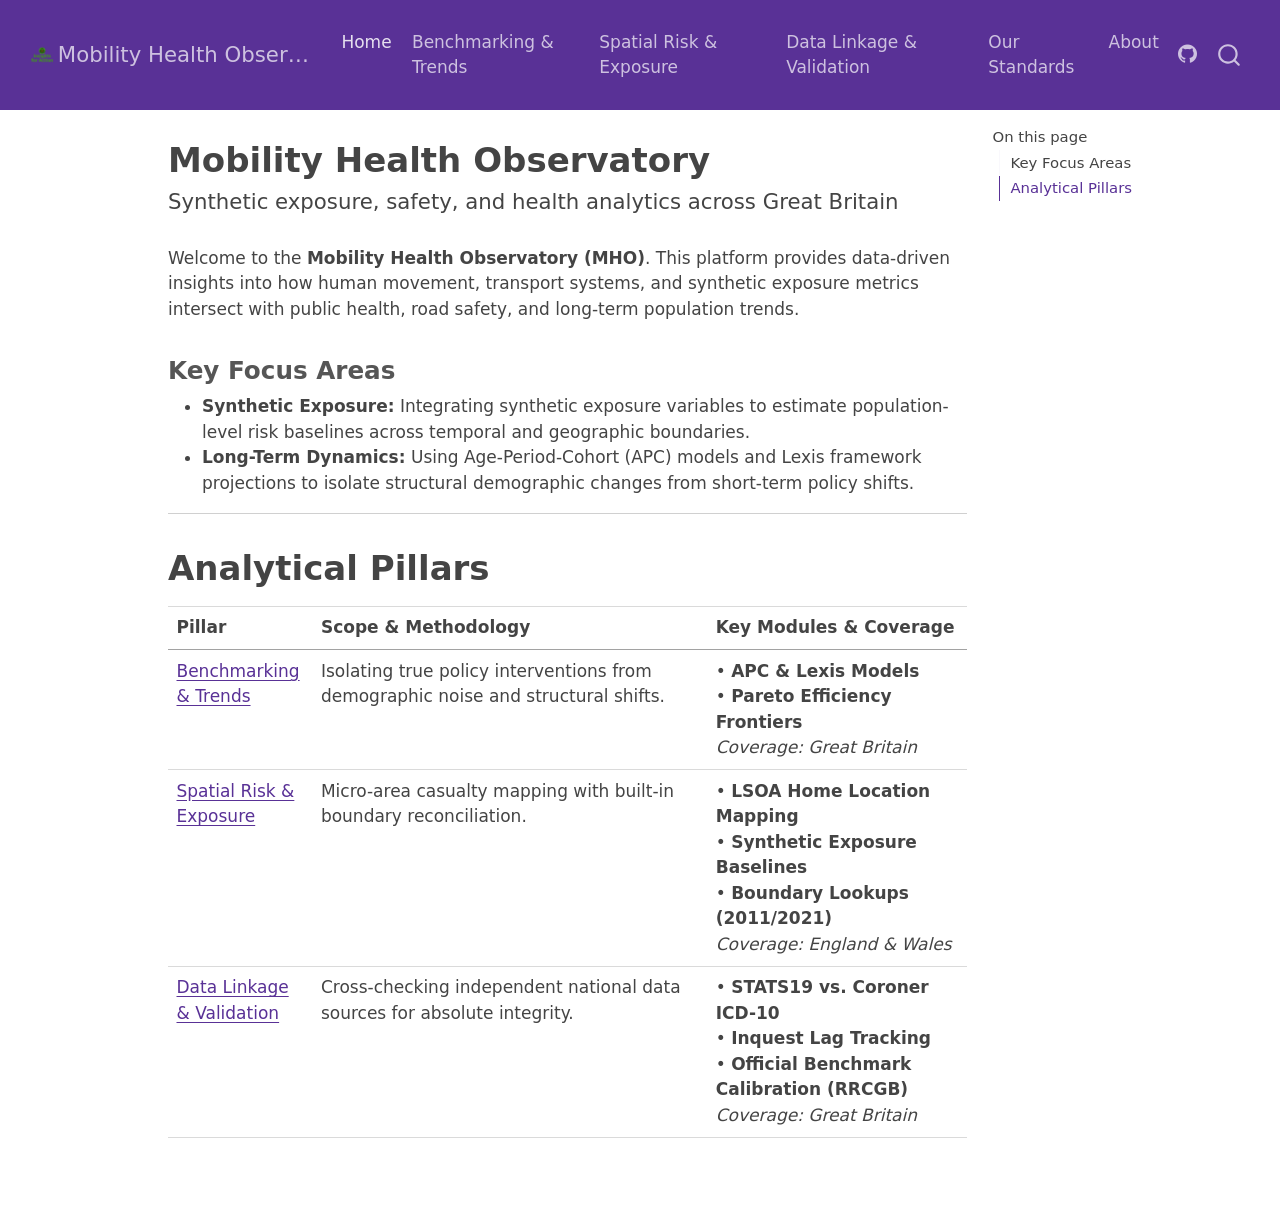
<file: index.html>
<!DOCTYPE html>
<html xmlns="http://www.w3.org/1999/xhtml" lang="en" xml:lang="en"><head>

<meta charset="utf-8">
<meta name="generator" content="quarto-1.10.18">

<meta name="viewport" content="width=device-width, initial-scale=1.0, user-scalable=yes">


<title>Mobility Health Observatory</title>
<style>
/* Default styles provided by pandoc.
** See https://pandoc.org/MANUAL.html#variables-for-html for config info.
*/
span.smallcaps{font-variant: small-caps;}
div.columns{display: flex; gap: 1.5em;}
div.column{flex: auto;}
@media screen {
div.columns{gap: min(4vw, 1.5em);}
div.column{overflow-x: auto;}
}
div.hanging-indent{margin-left: 1.5em; text-indent: -1.5em;}
ul.task-list{list-style: none;}
ul.task-list li input[type="checkbox"] {
  width: 0.8em;
  margin: 0 0.8em 0.2em -1em; /* quarto-specific, see https://github.com/quarto-dev/quarto-cli/issues/4556 */ 
  vertical-align: middle;
}
</style>


<script src="site_libs/quarto-nav/quarto-nav.js"></script>
<script src="site_libs/quarto-nav/headroom.min.js"></script>
<script src="site_libs/clipboard/clipboard.min.js"></script>
<script src="site_libs/quarto-search/autocomplete.umd.js"></script>
<script src="site_libs/quarto-search/fuse.min.js"></script>
<script src="site_libs/quarto-search/quarto-search.js"></script>
<meta name="quarto:offset" content="./">
<link href="./images/logo.png" rel="icon" type="image/png">
<script src="site_libs/quarto-html/quarto.js" type="module"></script>
<script src="site_libs/quarto-html/tabsets/tabsets.js" type="module"></script>
<script src="site_libs/quarto-html/popper.min.js"></script>
<script src="site_libs/quarto-html/tippy.umd.min.js"></script>
<script src="site_libs/quarto-html/anchor.min.js"></script>
<link href="site_libs/quarto-html/tippy.css" rel="stylesheet">
<link href="site_libs/quarto-html/quarto-syntax-highlighting-64a204ab8560d761af7679ceaba22944.css" rel="stylesheet" id="quarto-text-highlighting-styles">
<script src="site_libs/bootstrap/bootstrap.min.js"></script>
<link href="site_libs/bootstrap/bootstrap-icons.css" rel="stylesheet">
<link href="site_libs/bootstrap/bootstrap-662763f8251569270ca425a7bd661eb3.min.css" rel="stylesheet" append-hash="true" id="quarto-bootstrap" data-mode="light">
<script id="quarto-search-options" type="application/json">{
  "location": "navbar",
  "copy-button": false,
  "collapse-after": 3,
  "panel-placement": "end",
  "type": "overlay",
  "limit": 50,
  "keyboard-shortcut": [
    "f",
    "/",
    "s"
  ],
  "show-item-context": false,
  "language": {
    "search-no-results-text": "No results",
    "search-matching-documents-text": "matching documents",
    "search-copy-link-title": "Copy link to search",
    "search-hide-matches-text": "Hide additional matches",
    "search-more-match-text": "more match in this document",
    "search-more-matches-text": "more matches in this document",
    "search-clear-button-title": "Clear",
    "search-text-placeholder": "",
    "search-detached-cancel-button-title": "Cancel",
    "search-submit-button-title": "Submit",
    "search-label": "Search"
  }
}</script>


</head>

<body class="nav-fixed quarto-light">

<div id="quarto-search-results"></div>
  <header id="quarto-header" class="headroom fixed-top">
    <nav class="navbar navbar-expand-lg " data-bs-theme="dark">
      <div class="navbar-container container-fluid">
      <div class="navbar-brand-container mx-auto">
    <a href="./index.html" class="navbar-brand navbar-brand-logo">
    <img src="./images/logo.png" alt="" class="navbar-logo light-content">
    <img src="./images/logo.png" alt="" class="navbar-logo dark-content">
    </a>
    <a class="navbar-brand" href="./index.html">
    <span class="navbar-title">Mobility Health Observatory</span>
    </a>
  </div>
            <div id="quarto-search" class="" title="Search"></div>
          <button class="navbar-toggler" type="button" data-bs-toggle="collapse" data-bs-target="#navbarCollapse" aria-controls="navbarCollapse" role="menu" aria-expanded="false" aria-label="Toggle navigation" onclick="if (window.quartoToggleHeadroom) { window.quartoToggleHeadroom(); }">
  <span class="navbar-toggler-icon"></span>
</button>
          <div class="collapse navbar-collapse" id="navbarCollapse">
            <ul class="navbar-nav navbar-nav-scroll me-auto">
  <li class="nav-item">
    <a class="nav-link active" href="./index.html" aria-current="page"> 
<span class="menu-text">Home</span></a>
  </li>  
  <li class="nav-item">
    <a class="nav-link" href="./pages/benchmarking-trends.html"> 
<span class="menu-text">Benchmarking &amp; Trends</span></a>
  </li>  
  <li class="nav-item">
    <a class="nav-link" href="./pages/spatial-risk.html"> 
<span class="menu-text">Spatial Risk &amp; Exposure</span></a>
  </li>  
  <li class="nav-item">
    <a class="nav-link" href="./pages/data-validation.html"> 
<span class="menu-text">Data Linkage &amp; Validation</span></a>
  </li>  
  <li class="nav-item">
    <a class="nav-link" href="./approach.html"> 
<span class="menu-text">Our Standards</span></a>
  </li>  
  <li class="nav-item">
    <a class="nav-link" href="./about.html"> 
<span class="menu-text">About</span></a>
  </li>  
</ul>
            <ul class="navbar-nav navbar-nav-scroll ms-auto">
  <li class="nav-item compact">
    <a class="nav-link" href="https://github.com/phewson/mho-website"> <i class="bi bi-github" role="img">
</i> 
<span class="menu-text"></span></a>
  </li>  
</ul>
          </div> <!-- /navcollapse -->
            <div class="quarto-navbar-tools">
</div>
      </div> <!-- /container-fluid -->
    </nav>
</header>
<!-- content -->
<div id="quarto-content" class="quarto-container page-columns page-rows-contents page-layout-article page-navbar">
<!-- sidebar -->
<!-- margin-sidebar -->
    <div id="quarto-margin-sidebar" class="sidebar margin-sidebar">
        <nav id="TOC" role="doc-toc" class="toc-active">
    <h2 id="toc-title">On this page</h2>
   
  <ul>
  <li><a href="#key-focus-areas" id="toc-key-focus-areas" class="nav-link active" data-scroll-target="#key-focus-areas">Key Focus Areas</a></li>
  <li><a href="#analytical-pillars" id="toc-analytical-pillars" class="nav-link" data-scroll-target="#analytical-pillars">Analytical Pillars</a></li>
  </ul>
</nav>
    </div>
<!-- main -->
<main class="content" id="quarto-document-content">

<header id="title-block-header" class="quarto-title-block default">
<div class="quarto-title">
<h1 class="title">Mobility Health Observatory</h1>
<p class="subtitle lead">Synthetic exposure, safety, and health analytics across Great Britain</p>
</div>



<div class="quarto-title-meta">

    
  
    
  </div>
  


</header>


<p>Welcome to the <strong>Mobility Health Observatory (MHO)</strong>. This platform provides data-driven insights into how human movement, transport systems, and synthetic exposure metrics intersect with public health, road safety, and long-term population trends.</p>
<section id="key-focus-areas" class="level3">
<h3 class="anchored" data-anchor-id="key-focus-areas">Key Focus Areas</h3>
<ul>
<li><strong>Synthetic Exposure:</strong> Integrating synthetic exposure variables to estimate population-level risk baselines across temporal and geographic boundaries.</li>
<li><strong>Long-Term Dynamics:</strong> Using Age-Period-Cohort (APC) models and Lexis framework projections to isolate structural demographic changes from short-term policy shifts.</li>
</ul>
<hr>
</section>
<section id="analytical-pillars" class="level1">
<h1>Analytical Pillars</h1>
<table class="caption-top table">
<thead>
<tr class="header">
<th style="text-align: left;">Pillar</th>
<th style="text-align: left;">Scope &amp; Methodology</th>
<th style="text-align: left;">Key Modules &amp; Coverage</th>
</tr>
</thead>
<tbody>
<tr class="odd">
<td style="text-align: left;"><strong><a href="./pages/benchmarking-trends.html">Benchmarking &amp; Trends</a></strong></td>
<td style="text-align: left;">Isolating true policy interventions from demographic noise and structural shifts.</td>
<td style="text-align: left;">• <strong>APC &amp; Lexis Models</strong><br>• <strong>Pareto Efficiency Frontiers</strong><br><em>Coverage: Great Britain</em></td>
</tr>
<tr class="even">
<td style="text-align: left;"><strong><a href="./pages/spatial-risk.html">Spatial Risk &amp; Exposure</a></strong></td>
<td style="text-align: left;">Micro-area casualty mapping with built-in boundary reconciliation.</td>
<td style="text-align: left;">• <strong>LSOA Home Location Mapping</strong><br>• <strong>Synthetic Exposure Baselines</strong><br>• <strong>Boundary Lookups (2011/2021)</strong><br><em>Coverage: England &amp; Wales</em></td>
</tr>
<tr class="odd">
<td style="text-align: left;"><strong><a href="./pages/data-validation.html">Data Linkage &amp; Validation</a></strong></td>
<td style="text-align: left;">Cross-checking independent national data sources for absolute integrity.</td>
<td style="text-align: left;">• <strong>STATS19 vs.&nbsp;Coroner ICD-10</strong><br>• <strong>Inquest Lag Tracking</strong><br>• <strong>Official Benchmark Calibration (RRCGB)</strong><br><em>Coverage: Great Britain</em></td>
</tr>
</tbody>
</table>


</section>

</main> <!-- /main -->
<script id="quarto-html-after-body" type="application/javascript">
  window.document.addEventListener("DOMContentLoaded", function (event) {
    const icon = "";
    const anchorJS = new window.AnchorJS();
    anchorJS.options = {
      placement: 'right',
      icon: icon
    };
    anchorJS.add('.anchored');
    const isCodeAnnotation = (el) => {
      for (const clz of el.classList) {
        if (clz.startsWith('code-annotation-')) {                     
          return true;
        }
      }
      return false;
    }
    const onCopySuccess = function(e) {
      // button target
      const button = e.trigger;
      // don't keep focus
      button.blur();
      // flash "checked"
      button.classList.add('code-copy-button-checked');
      var currentTitle = button.getAttribute("title");
      button.setAttribute("title", "Copied!");
      let tooltip;
      if (window.bootstrap) {
        button.setAttribute("data-bs-toggle", "tooltip");
        button.setAttribute("data-bs-placement", "left");
        button.setAttribute("data-bs-title", "Copied!");
        tooltip = new bootstrap.Tooltip(button, 
          { trigger: "manual", 
            customClass: "code-copy-button-tooltip",
            offset: [0, -8]});
        tooltip.show();    
      }
      setTimeout(function() {
        if (tooltip) {
          tooltip.hide();
          button.removeAttribute("data-bs-title");
          button.removeAttribute("data-bs-toggle");
          button.removeAttribute("data-bs-placement");
        }
        button.setAttribute("title", currentTitle);
        button.classList.remove('code-copy-button-checked');
      }, 1000);
      // clear code selection
      e.clearSelection();
    }
    const getTextToCopy = function(trigger) {
      const outerScaffold = trigger.parentElement.cloneNode(true);
      const codeEl = outerScaffold.querySelector('code');
      for (const childEl of codeEl.children) {
        if (isCodeAnnotation(childEl)) {
          childEl.remove();
        }
      }
      return codeEl.innerText;
    }
    const clipboard = new window.ClipboardJS('.code-copy-button:not([data-in-quarto-modal])', {
      text: getTextToCopy
    });
    clipboard.on('success', onCopySuccess);
    if (window.document.getElementById('quarto-embedded-source-code-modal')) {
      const clipboardModal = new window.ClipboardJS('.code-copy-button[data-in-quarto-modal]', {
        text: getTextToCopy,
        container: window.document.getElementById('quarto-embedded-source-code-modal')
      });
      clipboardModal.on('success', onCopySuccess);
    }
      var localhostRegex = new RegExp(/^(?:http|https):\/\/localhost\:?[0-9]*\//);
      var mailtoRegex = new RegExp(/^mailto:/);
        var filterRegex = new RegExp("https:\/\/mobility\.insightsforaction\.uk");
      var isInternal = (href) => {
          return filterRegex.test(href) || localhostRegex.test(href) || mailtoRegex.test(href);
      }
      // Inspect non-navigation links and adorn them if external
     var links = window.document.querySelectorAll('a[href]:not(.nav-link):not(.navbar-brand):not(.toc-action):not(.sidebar-link):not(.sidebar-item-toggle):not(.pagination-link):not(.no-external):not([aria-hidden]):not(.dropdown-item):not(.quarto-navigation-tool):not(.about-link)');
      for (var i=0; i<links.length; i++) {
        const link = links[i];
        if (!isInternal(link.href)) {
          // undo the damage that might have been done by quarto-nav.js in the case of
          // links that we want to consider external
          if (link.dataset.originalHref !== undefined) {
            link.href = link.dataset.originalHref;
          }
        }
      }
    function tippyHover(el, contentFn, onTriggerFn, onUntriggerFn) {
      const config = {
        allowHTML: true,
        maxWidth: 500,
        delay: 100,
        arrow: false,
        appendTo: function(el) {
            return el.parentElement;
        },
        interactive: true,
        interactiveBorder: 10,
        theme: 'quarto',
        placement: 'bottom-start',
      };
      if (contentFn) {
        config.content = contentFn;
      }
      if (onTriggerFn) {
        config.onTrigger = onTriggerFn;
      }
      if (onUntriggerFn) {
        config.onUntrigger = onUntriggerFn;
      }
      window.tippy(el, config); 
    }
    const noterefs = window.document.querySelectorAll('a[role="doc-noteref"]');
    for (var i=0; i<noterefs.length; i++) {
      const ref = noterefs[i];
      tippyHover(ref, function() {
        // use id or data attribute instead here
        let href = ref.getAttribute('data-footnote-href') || ref.getAttribute('href');
        try { href = new URL(href).hash; } catch {}
        const id = href.replace(/^#\/?/, "");
        const note = window.document.getElementById(id);
        if (note) {
          return note.innerHTML;
        } else {
          return "";
        }
      });
    }
    const xrefs = window.document.querySelectorAll('a.quarto-xref');
    const processXRef = (id, note) => {
      // Strip column container classes
      const stripColumnClz = (el) => {
        el.classList.remove("page-full", "page-columns");
        if (el.children) {
          for (const child of el.children) {
            stripColumnClz(child);
          }
        }
      }
      stripColumnClz(note)
      if (id === null || id.startsWith('sec-')) {
        // Special case sections, only their first couple elements
        const container = document.createElement("div");
        if (note.children && note.children.length > 2) {
          container.appendChild(note.children[0].cloneNode(true));
          for (let i = 1; i < note.children.length; i++) {
            const child = note.children[i];
            if (child.tagName === "P" && child.innerText === "") {
              continue;
            } else {
              container.appendChild(child.cloneNode(true));
              break;
            }
          }
          if (window.Quarto?.typesetMath) {
            window.Quarto.typesetMath(container);
          }
          return container.innerHTML
        } else {
          if (window.Quarto?.typesetMath) {
            window.Quarto.typesetMath(note);
          }
          return note.innerHTML;
        }
      } else {
        // Remove any anchor links if they are present
        const anchorLink = note.querySelector('a.anchorjs-link');
        if (anchorLink) {
          anchorLink.remove();
        }
        if (window.Quarto?.typesetMath) {
          window.Quarto.typesetMath(note);
        }
        if (note.classList.contains("callout")) {
          return note.outerHTML;
        } else {
          return note.innerHTML;
        }
      }
    }
    for (var i=0; i<xrefs.length; i++) {
      const xref = xrefs[i];
      tippyHover(xref, undefined, function(instance) {
        instance.disable();
        let url = xref.getAttribute('href');
        let hash = undefined; 
        if (url.startsWith('#')) {
          hash = url;
        } else {
          try { hash = new URL(url).hash; } catch {}
        }
        if (hash) {
          const id = hash.replace(/^#\/?/, "");
          const note = window.document.getElementById(id);
          if (note !== null) {
            try {
              const html = processXRef(id, note.cloneNode(true));
              instance.setContent(html);
            } finally {
              instance.enable();
              instance.show();
            }
          } else {
            // See if we can fetch this
            fetch(url.split('#')[0])
            .then(res => res.text())
            .then(html => {
              const parser = new DOMParser();
              const htmlDoc = parser.parseFromString(html, "text/html");
              const note = htmlDoc.getElementById(id);
              if (note !== null) {
                const html = processXRef(id, note);
                instance.setContent(html);
              } 
            }).finally(() => {
              instance.enable();
              instance.show();
            });
          }
        } else {
          // See if we can fetch a full url (with no hash to target)
          // This is a special case and we should probably do some content thinning / targeting
          fetch(url)
          .then(res => res.text())
          .then(html => {
            const parser = new DOMParser();
            const htmlDoc = parser.parseFromString(html, "text/html");
            const note = htmlDoc.querySelector('main.content');
            if (note !== null) {
              // This should only happen for chapter cross references
              // (since there is no id in the URL)
              // remove the first header
              if (note.children.length > 0 && note.children[0].tagName === "HEADER") {
                note.children[0].remove();
              }
              const html = processXRef(null, note);
              instance.setContent(html);
            } 
          }).finally(() => {
            instance.enable();
            instance.show();
          });
        }
      }, function(instance) {
      });
    }
        let selectedAnnoteEl;
        const selectorForAnnotation = ( cell, annotation) => {
          let cellAttr = 'data-code-cell="' + cell + '"';
          let lineAttr = 'data-code-annotation="' +  annotation + '"';
          const selector = 'span[' + cellAttr + '][' + lineAttr + ']';
          return selector;
        }
        const selectCodeLines = (annoteEl) => {
          const doc = window.document;
          const targetCell = annoteEl.getAttribute("data-target-cell");
          const targetAnnotation = annoteEl.getAttribute("data-target-annotation");
          const annoteSpan = window.document.querySelector(selectorForAnnotation(targetCell, targetAnnotation));
          const lines = annoteSpan.getAttribute("data-code-lines").split(",");
          const lineIds = lines.map((line) => {
            return targetCell + "-" + line;
          })
          let top = null;
          let height = null;
          let parent = null;
          if (lineIds.length > 0) {
              //compute the position of the single el (top and bottom and make a div)
              const el = window.document.getElementById(lineIds[0]);
              top = el.offsetTop;
              height = el.offsetHeight;
              parent = el.parentElement.parentElement;
            if (lineIds.length > 1) {
              const lastEl = window.document.getElementById(lineIds[lineIds.length - 1]);
              const bottom = lastEl.offsetTop + lastEl.offsetHeight;
              height = bottom - top;
            }
            if (top !== null && height !== null && parent !== null) {
              // cook up a div (if necessary) and position it 
              let div = window.document.getElementById("code-annotation-line-highlight");
              if (div === null) {
                div = window.document.createElement("div");
                div.setAttribute("id", "code-annotation-line-highlight");
                div.style.position = 'absolute';
                parent.appendChild(div);
              }
              div.style.top = top - 2 + "px";
              div.style.height = height + 4 + "px";
              div.style.left = 0;
              let gutterDiv = window.document.getElementById("code-annotation-line-highlight-gutter");
              if (gutterDiv === null) {
                gutterDiv = window.document.createElement("div");
                gutterDiv.setAttribute("id", "code-annotation-line-highlight-gutter");
                gutterDiv.style.position = 'absolute';
                const codeCell = window.document.getElementById(targetCell);
                const gutter = codeCell.querySelector('.code-annotation-gutter');
                gutter.appendChild(gutterDiv);
              }
              gutterDiv.style.top = top - 2 + "px";
              gutterDiv.style.height = height + 4 + "px";
            }
            selectedAnnoteEl = annoteEl;
          }
        };
        const unselectCodeLines = () => {
          const elementsIds = ["code-annotation-line-highlight", "code-annotation-line-highlight-gutter"];
          elementsIds.forEach((elId) => {
            const div = window.document.getElementById(elId);
            if (div) {
              div.remove();
            }
          });
          selectedAnnoteEl = undefined;
        };
          // Handle positioning of the toggle
      window.addEventListener(
        "resize",
        throttle(() => {
          elRect = undefined;
          if (selectedAnnoteEl) {
            selectCodeLines(selectedAnnoteEl);
          }
        }, 10)
      );
      function throttle(fn, ms) {
      let throttle = false;
      let timer;
        return (...args) => {
          if(!throttle) { // first call gets through
              fn.apply(this, args);
              throttle = true;
          } else { // all the others get throttled
              if(timer) clearTimeout(timer); // cancel #2
              timer = setTimeout(() => {
                fn.apply(this, args);
                timer = throttle = false;
              }, ms);
          }
        };
      }
        // Attach click handler to the DT
        const annoteDls = window.document.querySelectorAll('dt[data-target-cell]');
        for (const annoteDlNode of annoteDls) {
          annoteDlNode.addEventListener('click', (event) => {
            const clickedEl = event.target;
            if (clickedEl !== selectedAnnoteEl) {
              unselectCodeLines();
              const activeEl = window.document.querySelector('dt[data-target-cell].code-annotation-active');
              if (activeEl) {
                activeEl.classList.remove('code-annotation-active');
              }
              selectCodeLines(clickedEl);
              clickedEl.classList.add('code-annotation-active');
            } else {
              // Unselect the line
              unselectCodeLines();
              clickedEl.classList.remove('code-annotation-active');
            }
          });
        }
    const findCites = (el) => {
      const parentEl = el.parentElement;
      if (parentEl) {
        const cites = parentEl.dataset.cites;
        if (cites) {
          return {
            el,
            cites: cites.split(' ')
          };
        } else {
          return findCites(el.parentElement)
        }
      } else {
        return undefined;
      }
    };
    var bibliorefs = window.document.querySelectorAll('a[role="doc-biblioref"]');
    for (var i=0; i<bibliorefs.length; i++) {
      const ref = bibliorefs[i];
      const citeInfo = findCites(ref);
      if (citeInfo) {
        tippyHover(citeInfo.el, function() {
          var popup = window.document.createElement('div');
          citeInfo.cites.forEach(function(cite) {
            var citeDiv = window.document.createElement('div');
            citeDiv.classList.add('hanging-indent');
            citeDiv.classList.add('csl-entry');
            var biblioDiv = window.document.getElementById('ref-' + cite);
            if (biblioDiv) {
              citeDiv.innerHTML = biblioDiv.innerHTML;
            }
            popup.appendChild(citeDiv);
          });
          return popup.innerHTML;
        });
      }
    }
  });
  </script>
</div> <!-- /content -->




</body></html>
</file>
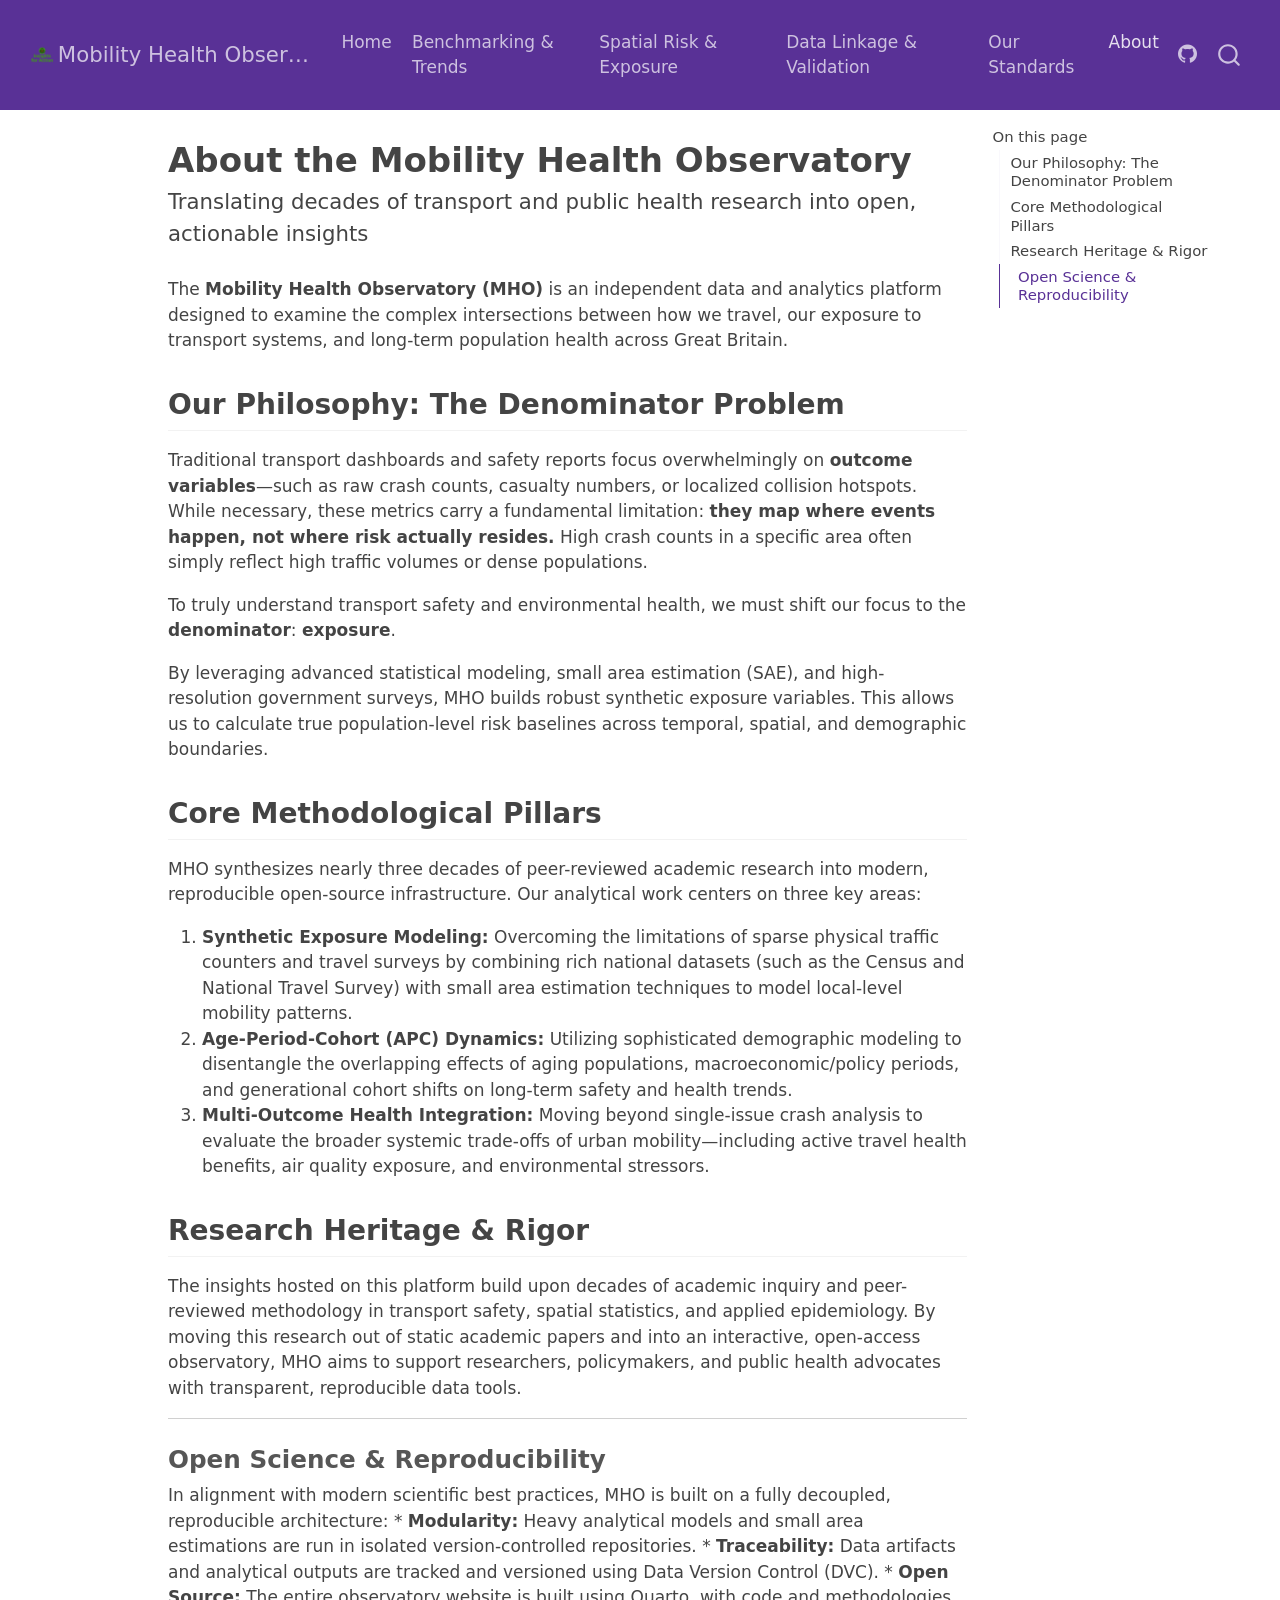
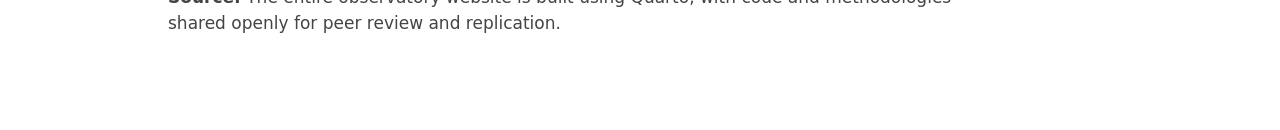
<file: about.html>
<!DOCTYPE html>
<html xmlns="http://www.w3.org/1999/xhtml" lang="en" xml:lang="en"><head>

<meta charset="utf-8">
<meta name="generator" content="quarto-1.10.18">

<meta name="viewport" content="width=device-width, initial-scale=1.0, user-scalable=yes">


<title>About the Mobility Health Observatory – Mobility Health Observatory</title>
<style>
/* Default styles provided by pandoc.
** See https://pandoc.org/MANUAL.html#variables-for-html for config info.
*/
span.smallcaps{font-variant: small-caps;}
div.columns{display: flex; gap: 1.5em;}
div.column{flex: auto;}
@media screen {
div.columns{gap: min(4vw, 1.5em);}
div.column{overflow-x: auto;}
}
div.hanging-indent{margin-left: 1.5em; text-indent: -1.5em;}
ul.task-list{list-style: none;}
ul.task-list li input[type="checkbox"] {
  width: 0.8em;
  margin: 0 0.8em 0.2em -1em; /* quarto-specific, see https://github.com/quarto-dev/quarto-cli/issues/4556 */ 
  vertical-align: middle;
}
</style>


<script src="site_libs/quarto-nav/quarto-nav.js"></script>
<script src="site_libs/quarto-nav/headroom.min.js"></script>
<script src="site_libs/clipboard/clipboard.min.js"></script>
<script src="site_libs/quarto-search/autocomplete.umd.js"></script>
<script src="site_libs/quarto-search/fuse.min.js"></script>
<script src="site_libs/quarto-search/quarto-search.js"></script>
<meta name="quarto:offset" content="./">
<link href="./images/logo.png" rel="icon" type="image/png">
<script src="site_libs/quarto-html/quarto.js" type="module"></script>
<script src="site_libs/quarto-html/tabsets/tabsets.js" type="module"></script>
<script src="site_libs/quarto-html/popper.min.js"></script>
<script src="site_libs/quarto-html/tippy.umd.min.js"></script>
<script src="site_libs/quarto-html/anchor.min.js"></script>
<link href="site_libs/quarto-html/tippy.css" rel="stylesheet">
<link href="site_libs/quarto-html/quarto-syntax-highlighting-64a204ab8560d761af7679ceaba22944.css" rel="stylesheet" id="quarto-text-highlighting-styles">
<script src="site_libs/bootstrap/bootstrap.min.js"></script>
<link href="site_libs/bootstrap/bootstrap-icons.css" rel="stylesheet">
<link href="site_libs/bootstrap/bootstrap-662763f8251569270ca425a7bd661eb3.min.css" rel="stylesheet" append-hash="true" id="quarto-bootstrap" data-mode="light">
<script id="quarto-search-options" type="application/json">{
  "location": "navbar",
  "copy-button": false,
  "collapse-after": 3,
  "panel-placement": "end",
  "type": "overlay",
  "limit": 50,
  "keyboard-shortcut": [
    "f",
    "/",
    "s"
  ],
  "show-item-context": false,
  "language": {
    "search-no-results-text": "No results",
    "search-matching-documents-text": "matching documents",
    "search-copy-link-title": "Copy link to search",
    "search-hide-matches-text": "Hide additional matches",
    "search-more-match-text": "more match in this document",
    "search-more-matches-text": "more matches in this document",
    "search-clear-button-title": "Clear",
    "search-text-placeholder": "",
    "search-detached-cancel-button-title": "Cancel",
    "search-submit-button-title": "Submit",
    "search-label": "Search"
  }
}</script>


</head>

<body class="nav-fixed quarto-light">

<div id="quarto-search-results"></div>
  <header id="quarto-header" class="headroom fixed-top">
    <nav class="navbar navbar-expand-lg " data-bs-theme="dark">
      <div class="navbar-container container-fluid">
      <div class="navbar-brand-container mx-auto">
    <a href="./index.html" class="navbar-brand navbar-brand-logo">
    <img src="./images/logo.png" alt="" class="navbar-logo light-content">
    <img src="./images/logo.png" alt="" class="navbar-logo dark-content">
    </a>
    <a class="navbar-brand" href="./index.html">
    <span class="navbar-title">Mobility Health Observatory</span>
    </a>
  </div>
            <div id="quarto-search" class="" title="Search"></div>
          <button class="navbar-toggler" type="button" data-bs-toggle="collapse" data-bs-target="#navbarCollapse" aria-controls="navbarCollapse" role="menu" aria-expanded="false" aria-label="Toggle navigation" onclick="if (window.quartoToggleHeadroom) { window.quartoToggleHeadroom(); }">
  <span class="navbar-toggler-icon"></span>
</button>
          <div class="collapse navbar-collapse" id="navbarCollapse">
            <ul class="navbar-nav navbar-nav-scroll me-auto">
  <li class="nav-item">
    <a class="nav-link" href="./index.html"> 
<span class="menu-text">Home</span></a>
  </li>  
  <li class="nav-item">
    <a class="nav-link" href="./pages/benchmarking-trends.html"> 
<span class="menu-text">Benchmarking &amp; Trends</span></a>
  </li>  
  <li class="nav-item">
    <a class="nav-link" href="./pages/spatial-risk.html"> 
<span class="menu-text">Spatial Risk &amp; Exposure</span></a>
  </li>  
  <li class="nav-item">
    <a class="nav-link" href="./pages/data-validation.html"> 
<span class="menu-text">Data Linkage &amp; Validation</span></a>
  </li>  
  <li class="nav-item">
    <a class="nav-link" href="./approach.html"> 
<span class="menu-text">Our Standards</span></a>
  </li>  
  <li class="nav-item">
    <a class="nav-link active" href="./about.html" aria-current="page"> 
<span class="menu-text">About</span></a>
  </li>  
</ul>
            <ul class="navbar-nav navbar-nav-scroll ms-auto">
  <li class="nav-item compact">
    <a class="nav-link" href="https://github.com/phewson/mho-website"> <i class="bi bi-github" role="img">
</i> 
<span class="menu-text"></span></a>
  </li>  
</ul>
          </div> <!-- /navcollapse -->
            <div class="quarto-navbar-tools">
</div>
      </div> <!-- /container-fluid -->
    </nav>
</header>
<!-- content -->
<div id="quarto-content" class="quarto-container page-columns page-rows-contents page-layout-article page-navbar">
<!-- sidebar -->
<!-- margin-sidebar -->
    <div id="quarto-margin-sidebar" class="sidebar margin-sidebar">
        <nav id="TOC" role="doc-toc" class="toc-active">
    <h2 id="toc-title">On this page</h2>
   
  <ul>
  <li><a href="#our-philosophy-the-denominator-problem" id="toc-our-philosophy-the-denominator-problem" class="nav-link active" data-scroll-target="#our-philosophy-the-denominator-problem">Our Philosophy: The Denominator Problem</a></li>
  <li><a href="#core-methodological-pillars" id="toc-core-methodological-pillars" class="nav-link" data-scroll-target="#core-methodological-pillars">Core Methodological Pillars</a></li>
  <li><a href="#research-heritage-rigor" id="toc-research-heritage-rigor" class="nav-link" data-scroll-target="#research-heritage-rigor">Research Heritage &amp; Rigor</a>
  <ul class="collapse">
  <li><a href="#open-science-reproducibility" id="toc-open-science-reproducibility" class="nav-link" data-scroll-target="#open-science-reproducibility">Open Science &amp; Reproducibility</a></li>
  </ul></li>
  </ul>
</nav>
    </div>
<!-- main -->
<main class="content" id="quarto-document-content">

<header id="title-block-header" class="quarto-title-block default">
<div class="quarto-title">
<h1 class="title">About the Mobility Health Observatory</h1>
<p class="subtitle lead">Translating decades of transport and public health research into open, actionable insights</p>
</div>



<div class="quarto-title-meta">

    
  
    
  </div>
  


</header>


<p>The <strong>Mobility Health Observatory (MHO)</strong> is an independent data and analytics platform designed to examine the complex intersections between how we travel, our exposure to transport systems, and long-term population health across Great Britain.</p>
<section id="our-philosophy-the-denominator-problem" class="level2">
<h2 class="anchored" data-anchor-id="our-philosophy-the-denominator-problem">Our Philosophy: The Denominator Problem</h2>
<p>Traditional transport dashboards and safety reports focus overwhelmingly on <strong>outcome variables</strong>—such as raw crash counts, casualty numbers, or localized collision hotspots. While necessary, these metrics carry a fundamental limitation: <strong>they map where events happen, not where risk actually resides.</strong> High crash counts in a specific area often simply reflect high traffic volumes or dense populations.</p>
<p>To truly understand transport safety and environmental health, we must shift our focus to the <strong>denominator</strong>: <strong>exposure</strong>.</p>
<p>By leveraging advanced statistical modeling, small area estimation (SAE), and high-resolution government surveys, MHO builds robust synthetic exposure variables. This allows us to calculate true population-level risk baselines across temporal, spatial, and demographic boundaries.</p>
</section>
<section id="core-methodological-pillars" class="level2">
<h2 class="anchored" data-anchor-id="core-methodological-pillars">Core Methodological Pillars</h2>
<p>MHO synthesizes nearly three decades of peer-reviewed academic research into modern, reproducible open-source infrastructure. Our analytical work centers on three key areas:</p>
<ol type="1">
<li><strong>Synthetic Exposure Modeling:</strong> Overcoming the limitations of sparse physical traffic counters and travel surveys by combining rich national datasets (such as the Census and National Travel Survey) with small area estimation techniques to model local-level mobility patterns.</li>
<li><strong>Age-Period-Cohort (APC) Dynamics:</strong> Utilizing sophisticated demographic modeling to disentangle the overlapping effects of aging populations, macroeconomic/policy periods, and generational cohort shifts on long-term safety and health trends.</li>
<li><strong>Multi-Outcome Health Integration:</strong> Moving beyond single-issue crash analysis to evaluate the broader systemic trade-offs of urban mobility—including active travel health benefits, air quality exposure, and environmental stressors.</li>
</ol>
</section>
<section id="research-heritage-rigor" class="level2">
<h2 class="anchored" data-anchor-id="research-heritage-rigor">Research Heritage &amp; Rigor</h2>
<p>The insights hosted on this platform build upon decades of academic inquiry and peer-reviewed methodology in transport safety, spatial statistics, and applied epidemiology. By moving this research out of static academic papers and into an interactive, open-access observatory, MHO aims to support researchers, policymakers, and public health advocates with transparent, reproducible data tools.</p>
<hr>
<section id="open-science-reproducibility" class="level3">
<h3 class="anchored" data-anchor-id="open-science-reproducibility">Open Science &amp; Reproducibility</h3>
<p>In alignment with modern scientific best practices, MHO is built on a fully decoupled, reproducible architecture: * <strong>Modularity:</strong> Heavy analytical models and small area estimations are run in isolated version-controlled repositories. * <strong>Traceability:</strong> Data artifacts and analytical outputs are tracked and versioned using Data Version Control (DVC). * <strong>Open Source:</strong> The entire observatory website is built using Quarto, with code and methodologies shared openly for peer review and replication.</p>


</section>
</section>

</main> <!-- /main -->
<script id="quarto-html-after-body" type="application/javascript">
  window.document.addEventListener("DOMContentLoaded", function (event) {
    const icon = "";
    const anchorJS = new window.AnchorJS();
    anchorJS.options = {
      placement: 'right',
      icon: icon
    };
    anchorJS.add('.anchored');
    const isCodeAnnotation = (el) => {
      for (const clz of el.classList) {
        if (clz.startsWith('code-annotation-')) {                     
          return true;
        }
      }
      return false;
    }
    const onCopySuccess = function(e) {
      // button target
      const button = e.trigger;
      // don't keep focus
      button.blur();
      // flash "checked"
      button.classList.add('code-copy-button-checked');
      var currentTitle = button.getAttribute("title");
      button.setAttribute("title", "Copied!");
      let tooltip;
      if (window.bootstrap) {
        button.setAttribute("data-bs-toggle", "tooltip");
        button.setAttribute("data-bs-placement", "left");
        button.setAttribute("data-bs-title", "Copied!");
        tooltip = new bootstrap.Tooltip(button, 
          { trigger: "manual", 
            customClass: "code-copy-button-tooltip",
            offset: [0, -8]});
        tooltip.show();    
      }
      setTimeout(function() {
        if (tooltip) {
          tooltip.hide();
          button.removeAttribute("data-bs-title");
          button.removeAttribute("data-bs-toggle");
          button.removeAttribute("data-bs-placement");
        }
        button.setAttribute("title", currentTitle);
        button.classList.remove('code-copy-button-checked');
      }, 1000);
      // clear code selection
      e.clearSelection();
    }
    const getTextToCopy = function(trigger) {
      const outerScaffold = trigger.parentElement.cloneNode(true);
      const codeEl = outerScaffold.querySelector('code');
      for (const childEl of codeEl.children) {
        if (isCodeAnnotation(childEl)) {
          childEl.remove();
        }
      }
      return codeEl.innerText;
    }
    const clipboard = new window.ClipboardJS('.code-copy-button:not([data-in-quarto-modal])', {
      text: getTextToCopy
    });
    clipboard.on('success', onCopySuccess);
    if (window.document.getElementById('quarto-embedded-source-code-modal')) {
      const clipboardModal = new window.ClipboardJS('.code-copy-button[data-in-quarto-modal]', {
        text: getTextToCopy,
        container: window.document.getElementById('quarto-embedded-source-code-modal')
      });
      clipboardModal.on('success', onCopySuccess);
    }
      var localhostRegex = new RegExp(/^(?:http|https):\/\/localhost\:?[0-9]*\//);
      var mailtoRegex = new RegExp(/^mailto:/);
        var filterRegex = new RegExp("https:\/\/mobility\.insightsforaction\.uk");
      var isInternal = (href) => {
          return filterRegex.test(href) || localhostRegex.test(href) || mailtoRegex.test(href);
      }
      // Inspect non-navigation links and adorn them if external
     var links = window.document.querySelectorAll('a[href]:not(.nav-link):not(.navbar-brand):not(.toc-action):not(.sidebar-link):not(.sidebar-item-toggle):not(.pagination-link):not(.no-external):not([aria-hidden]):not(.dropdown-item):not(.quarto-navigation-tool):not(.about-link)');
      for (var i=0; i<links.length; i++) {
        const link = links[i];
        if (!isInternal(link.href)) {
          // undo the damage that might have been done by quarto-nav.js in the case of
          // links that we want to consider external
          if (link.dataset.originalHref !== undefined) {
            link.href = link.dataset.originalHref;
          }
        }
      }
    function tippyHover(el, contentFn, onTriggerFn, onUntriggerFn) {
      const config = {
        allowHTML: true,
        maxWidth: 500,
        delay: 100,
        arrow: false,
        appendTo: function(el) {
            return el.parentElement;
        },
        interactive: true,
        interactiveBorder: 10,
        theme: 'quarto',
        placement: 'bottom-start',
      };
      if (contentFn) {
        config.content = contentFn;
      }
      if (onTriggerFn) {
        config.onTrigger = onTriggerFn;
      }
      if (onUntriggerFn) {
        config.onUntrigger = onUntriggerFn;
      }
      window.tippy(el, config); 
    }
    const noterefs = window.document.querySelectorAll('a[role="doc-noteref"]');
    for (var i=0; i<noterefs.length; i++) {
      const ref = noterefs[i];
      tippyHover(ref, function() {
        // use id or data attribute instead here
        let href = ref.getAttribute('data-footnote-href') || ref.getAttribute('href');
        try { href = new URL(href).hash; } catch {}
        const id = href.replace(/^#\/?/, "");
        const note = window.document.getElementById(id);
        if (note) {
          return note.innerHTML;
        } else {
          return "";
        }
      });
    }
    const xrefs = window.document.querySelectorAll('a.quarto-xref');
    const processXRef = (id, note) => {
      // Strip column container classes
      const stripColumnClz = (el) => {
        el.classList.remove("page-full", "page-columns");
        if (el.children) {
          for (const child of el.children) {
            stripColumnClz(child);
          }
        }
      }
      stripColumnClz(note)
      if (id === null || id.startsWith('sec-')) {
        // Special case sections, only their first couple elements
        const container = document.createElement("div");
        if (note.children && note.children.length > 2) {
          container.appendChild(note.children[0].cloneNode(true));
          for (let i = 1; i < note.children.length; i++) {
            const child = note.children[i];
            if (child.tagName === "P" && child.innerText === "") {
              continue;
            } else {
              container.appendChild(child.cloneNode(true));
              break;
            }
          }
          if (window.Quarto?.typesetMath) {
            window.Quarto.typesetMath(container);
          }
          return container.innerHTML
        } else {
          if (window.Quarto?.typesetMath) {
            window.Quarto.typesetMath(note);
          }
          return note.innerHTML;
        }
      } else {
        // Remove any anchor links if they are present
        const anchorLink = note.querySelector('a.anchorjs-link');
        if (anchorLink) {
          anchorLink.remove();
        }
        if (window.Quarto?.typesetMath) {
          window.Quarto.typesetMath(note);
        }
        if (note.classList.contains("callout")) {
          return note.outerHTML;
        } else {
          return note.innerHTML;
        }
      }
    }
    for (var i=0; i<xrefs.length; i++) {
      const xref = xrefs[i];
      tippyHover(xref, undefined, function(instance) {
        instance.disable();
        let url = xref.getAttribute('href');
        let hash = undefined; 
        if (url.startsWith('#')) {
          hash = url;
        } else {
          try { hash = new URL(url).hash; } catch {}
        }
        if (hash) {
          const id = hash.replace(/^#\/?/, "");
          const note = window.document.getElementById(id);
          if (note !== null) {
            try {
              const html = processXRef(id, note.cloneNode(true));
              instance.setContent(html);
            } finally {
              instance.enable();
              instance.show();
            }
          } else {
            // See if we can fetch this
            fetch(url.split('#')[0])
            .then(res => res.text())
            .then(html => {
              const parser = new DOMParser();
              const htmlDoc = parser.parseFromString(html, "text/html");
              const note = htmlDoc.getElementById(id);
              if (note !== null) {
                const html = processXRef(id, note);
                instance.setContent(html);
              } 
            }).finally(() => {
              instance.enable();
              instance.show();
            });
          }
        } else {
          // See if we can fetch a full url (with no hash to target)
          // This is a special case and we should probably do some content thinning / targeting
          fetch(url)
          .then(res => res.text())
          .then(html => {
            const parser = new DOMParser();
            const htmlDoc = parser.parseFromString(html, "text/html");
            const note = htmlDoc.querySelector('main.content');
            if (note !== null) {
              // This should only happen for chapter cross references
              // (since there is no id in the URL)
              // remove the first header
              if (note.children.length > 0 && note.children[0].tagName === "HEADER") {
                note.children[0].remove();
              }
              const html = processXRef(null, note);
              instance.setContent(html);
            } 
          }).finally(() => {
            instance.enable();
            instance.show();
          });
        }
      }, function(instance) {
      });
    }
        let selectedAnnoteEl;
        const selectorForAnnotation = ( cell, annotation) => {
          let cellAttr = 'data-code-cell="' + cell + '"';
          let lineAttr = 'data-code-annotation="' +  annotation + '"';
          const selector = 'span[' + cellAttr + '][' + lineAttr + ']';
          return selector;
        }
        const selectCodeLines = (annoteEl) => {
          const doc = window.document;
          const targetCell = annoteEl.getAttribute("data-target-cell");
          const targetAnnotation = annoteEl.getAttribute("data-target-annotation");
          const annoteSpan = window.document.querySelector(selectorForAnnotation(targetCell, targetAnnotation));
          const lines = annoteSpan.getAttribute("data-code-lines").split(",");
          const lineIds = lines.map((line) => {
            return targetCell + "-" + line;
          })
          let top = null;
          let height = null;
          let parent = null;
          if (lineIds.length > 0) {
              //compute the position of the single el (top and bottom and make a div)
              const el = window.document.getElementById(lineIds[0]);
              top = el.offsetTop;
              height = el.offsetHeight;
              parent = el.parentElement.parentElement;
            if (lineIds.length > 1) {
              const lastEl = window.document.getElementById(lineIds[lineIds.length - 1]);
              const bottom = lastEl.offsetTop + lastEl.offsetHeight;
              height = bottom - top;
            }
            if (top !== null && height !== null && parent !== null) {
              // cook up a div (if necessary) and position it 
              let div = window.document.getElementById("code-annotation-line-highlight");
              if (div === null) {
                div = window.document.createElement("div");
                div.setAttribute("id", "code-annotation-line-highlight");
                div.style.position = 'absolute';
                parent.appendChild(div);
              }
              div.style.top = top - 2 + "px";
              div.style.height = height + 4 + "px";
              div.style.left = 0;
              let gutterDiv = window.document.getElementById("code-annotation-line-highlight-gutter");
              if (gutterDiv === null) {
                gutterDiv = window.document.createElement("div");
                gutterDiv.setAttribute("id", "code-annotation-line-highlight-gutter");
                gutterDiv.style.position = 'absolute';
                const codeCell = window.document.getElementById(targetCell);
                const gutter = codeCell.querySelector('.code-annotation-gutter');
                gutter.appendChild(gutterDiv);
              }
              gutterDiv.style.top = top - 2 + "px";
              gutterDiv.style.height = height + 4 + "px";
            }
            selectedAnnoteEl = annoteEl;
          }
        };
        const unselectCodeLines = () => {
          const elementsIds = ["code-annotation-line-highlight", "code-annotation-line-highlight-gutter"];
          elementsIds.forEach((elId) => {
            const div = window.document.getElementById(elId);
            if (div) {
              div.remove();
            }
          });
          selectedAnnoteEl = undefined;
        };
          // Handle positioning of the toggle
      window.addEventListener(
        "resize",
        throttle(() => {
          elRect = undefined;
          if (selectedAnnoteEl) {
            selectCodeLines(selectedAnnoteEl);
          }
        }, 10)
      );
      function throttle(fn, ms) {
      let throttle = false;
      let timer;
        return (...args) => {
          if(!throttle) { // first call gets through
              fn.apply(this, args);
              throttle = true;
          } else { // all the others get throttled
              if(timer) clearTimeout(timer); // cancel #2
              timer = setTimeout(() => {
                fn.apply(this, args);
                timer = throttle = false;
              }, ms);
          }
        };
      }
        // Attach click handler to the DT
        const annoteDls = window.document.querySelectorAll('dt[data-target-cell]');
        for (const annoteDlNode of annoteDls) {
          annoteDlNode.addEventListener('click', (event) => {
            const clickedEl = event.target;
            if (clickedEl !== selectedAnnoteEl) {
              unselectCodeLines();
              const activeEl = window.document.querySelector('dt[data-target-cell].code-annotation-active');
              if (activeEl) {
                activeEl.classList.remove('code-annotation-active');
              }
              selectCodeLines(clickedEl);
              clickedEl.classList.add('code-annotation-active');
            } else {
              // Unselect the line
              unselectCodeLines();
              clickedEl.classList.remove('code-annotation-active');
            }
          });
        }
    const findCites = (el) => {
      const parentEl = el.parentElement;
      if (parentEl) {
        const cites = parentEl.dataset.cites;
        if (cites) {
          return {
            el,
            cites: cites.split(' ')
          };
        } else {
          return findCites(el.parentElement)
        }
      } else {
        return undefined;
      }
    };
    var bibliorefs = window.document.querySelectorAll('a[role="doc-biblioref"]');
    for (var i=0; i<bibliorefs.length; i++) {
      const ref = bibliorefs[i];
      const citeInfo = findCites(ref);
      if (citeInfo) {
        tippyHover(citeInfo.el, function() {
          var popup = window.document.createElement('div');
          citeInfo.cites.forEach(function(cite) {
            var citeDiv = window.document.createElement('div');
            citeDiv.classList.add('hanging-indent');
            citeDiv.classList.add('csl-entry');
            var biblioDiv = window.document.getElementById('ref-' + cite);
            if (biblioDiv) {
              citeDiv.innerHTML = biblioDiv.innerHTML;
            }
            popup.appendChild(citeDiv);
          });
          return popup.innerHTML;
        });
      }
    }
  });
  </script>
</div> <!-- /content -->




</body></html>
</file>
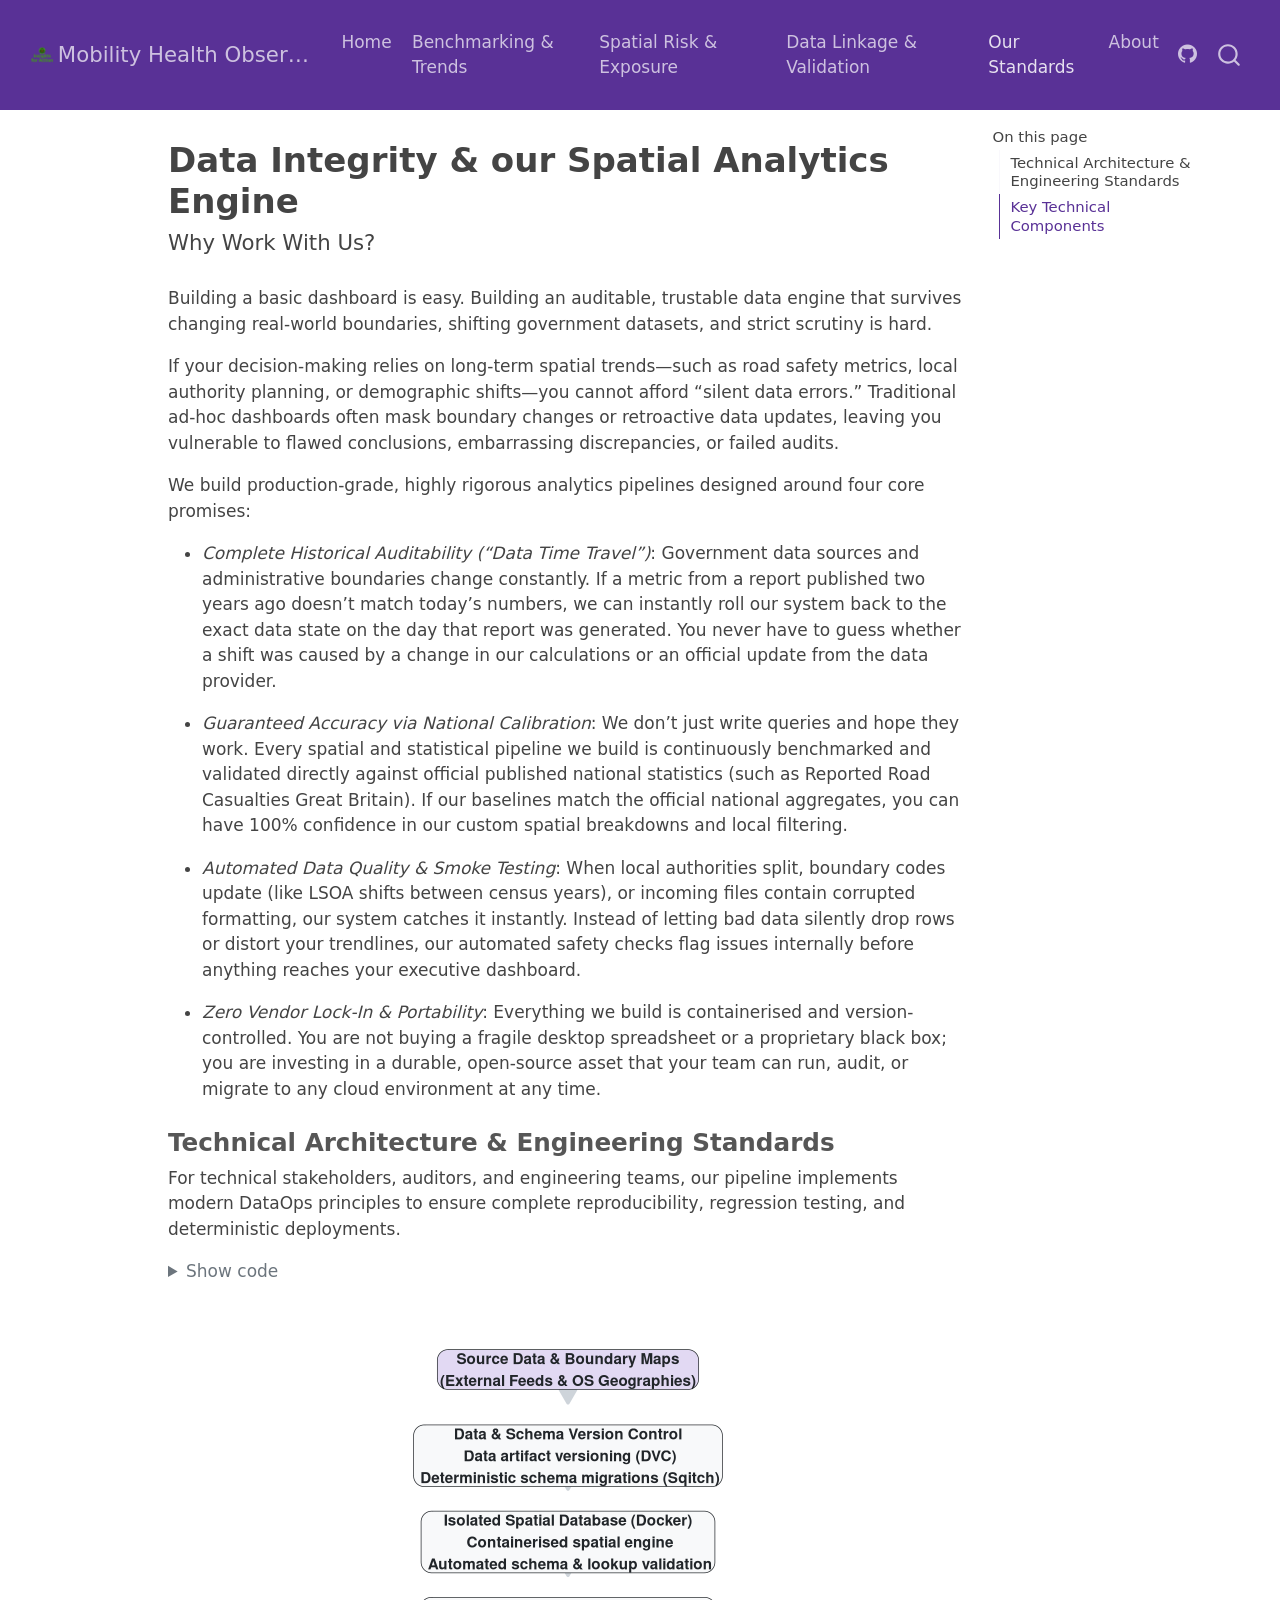
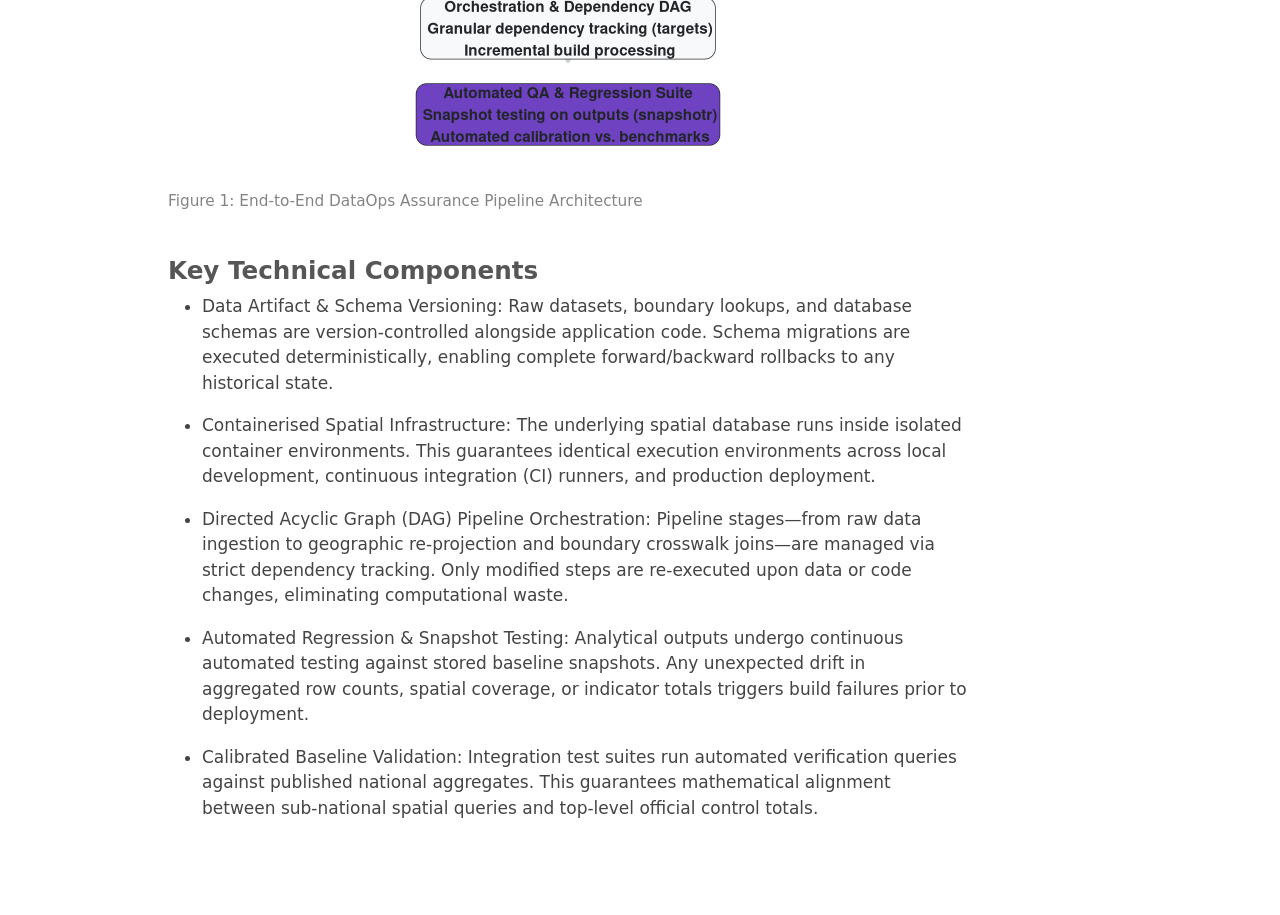
<file: approach.html>
<!DOCTYPE html>
<html xmlns="http://www.w3.org/1999/xhtml" lang="en" xml:lang="en"><head>

<meta charset="utf-8">
<meta name="generator" content="quarto-1.10.18">

<meta name="viewport" content="width=device-width, initial-scale=1.0, user-scalable=yes">


<title>Data Integrity &amp; our Spatial Analytics Engine – Mobility Health Observatory</title>
<style>
/* Default styles provided by pandoc.
** See https://pandoc.org/MANUAL.html#variables-for-html for config info.
*/
span.smallcaps{font-variant: small-caps;}
div.columns{display: flex; gap: 1.5em;}
div.column{flex: auto;}
@media screen {
div.columns{gap: min(4vw, 1.5em);}
div.column{overflow-x: auto;}
}
div.hanging-indent{margin-left: 1.5em; text-indent: -1.5em;}
ul.task-list{list-style: none;}
ul.task-list li input[type="checkbox"] {
  width: 0.8em;
  margin: 0 0.8em 0.2em -1em; /* quarto-specific, see https://github.com/quarto-dev/quarto-cli/issues/4556 */ 
  vertical-align: middle;
}
/* CSS for syntax highlighting */
html { -webkit-text-size-adjust: 100%; }
pre > code.sourceCode { white-space: pre; position: relative; }
pre > code.sourceCode > span { display: inline-block; line-height: 1.25; }
pre > code.sourceCode > span:empty { height: 1.2em; }
.sourceCode { overflow: visible; }
code.sourceCode > span { color: inherit; text-decoration: inherit; }
div.sourceCode { margin: 1em 0; }
pre.sourceCode { margin: 0; }
@media screen {
div.sourceCode { overflow: auto; }
}
@media print {
pre > code.sourceCode { white-space: pre-wrap; }
pre > code.sourceCode > span { text-indent: -5em; padding-left: 5em; }
}
pre.numberSource code
  { counter-reset: source-line 0; }
pre.numberSource code > span
  { position: relative; left: -4em; counter-increment: source-line; }
pre.numberSource code > span > a:first-child::before
  { content: counter(source-line);
    position: relative; left: -1em; text-align: right; vertical-align: baseline;
    border: none; display: inline-block;
    -webkit-touch-callout: none; -webkit-user-select: none;
    -khtml-user-select: none; -moz-user-select: none;
    -ms-user-select: none; user-select: none;
    padding: 0 4px; width: 4em;
  }
pre.numberSource { margin-left: 3em;  padding-left: 4px; }
div.sourceCode
  {   }
@media screen {
pre > code.sourceCode > span > a:first-child::before { text-decoration: underline; }
}
</style>


<script src="site_libs/quarto-nav/quarto-nav.js"></script>
<script src="site_libs/quarto-nav/headroom.min.js"></script>
<script src="site_libs/clipboard/clipboard.min.js"></script>
<script src="site_libs/quarto-search/autocomplete.umd.js"></script>
<script src="site_libs/quarto-search/fuse.min.js"></script>
<script src="site_libs/quarto-search/quarto-search.js"></script>
<meta name="quarto:offset" content="./">
<link href="./images/logo.png" rel="icon" type="image/png">
<script src="site_libs/quarto-html/quarto.js" type="module"></script>
<script src="site_libs/quarto-html/tabsets/tabsets.js" type="module"></script>
<script src="site_libs/quarto-html/popper.min.js"></script>
<script src="site_libs/quarto-html/tippy.umd.min.js"></script>
<script src="site_libs/quarto-html/anchor.min.js"></script>
<link href="site_libs/quarto-html/tippy.css" rel="stylesheet">
<link href="site_libs/quarto-html/quarto-syntax-highlighting-64a204ab8560d761af7679ceaba22944.css" rel="stylesheet" id="quarto-text-highlighting-styles">
<script src="site_libs/bootstrap/bootstrap.min.js"></script>
<link href="site_libs/bootstrap/bootstrap-icons.css" rel="stylesheet">
<link href="site_libs/bootstrap/bootstrap-662763f8251569270ca425a7bd661eb3.min.css" rel="stylesheet" append-hash="true" id="quarto-bootstrap" data-mode="light">
<script id="quarto-search-options" type="application/json">{
  "location": "navbar",
  "copy-button": false,
  "collapse-after": 3,
  "panel-placement": "end",
  "type": "overlay",
  "limit": 50,
  "keyboard-shortcut": [
    "f",
    "/",
    "s"
  ],
  "show-item-context": false,
  "language": {
    "search-no-results-text": "No results",
    "search-matching-documents-text": "matching documents",
    "search-copy-link-title": "Copy link to search",
    "search-hide-matches-text": "Hide additional matches",
    "search-more-match-text": "more match in this document",
    "search-more-matches-text": "more matches in this document",
    "search-clear-button-title": "Clear",
    "search-text-placeholder": "",
    "search-detached-cancel-button-title": "Cancel",
    "search-submit-button-title": "Submit",
    "search-label": "Search"
  }
}</script>


</head>

<body class="nav-fixed quarto-light">

<div id="quarto-search-results"></div>
  <header id="quarto-header" class="headroom fixed-top">
    <nav class="navbar navbar-expand-lg " data-bs-theme="dark">
      <div class="navbar-container container-fluid">
      <div class="navbar-brand-container mx-auto">
    <a href="./index.html" class="navbar-brand navbar-brand-logo">
    <img src="./images/logo.png" alt="" class="navbar-logo light-content">
    <img src="./images/logo.png" alt="" class="navbar-logo dark-content">
    </a>
    <a class="navbar-brand" href="./index.html">
    <span class="navbar-title">Mobility Health Observatory</span>
    </a>
  </div>
            <div id="quarto-search" class="" title="Search"></div>
          <button class="navbar-toggler" type="button" data-bs-toggle="collapse" data-bs-target="#navbarCollapse" aria-controls="navbarCollapse" role="menu" aria-expanded="false" aria-label="Toggle navigation" onclick="if (window.quartoToggleHeadroom) { window.quartoToggleHeadroom(); }">
  <span class="navbar-toggler-icon"></span>
</button>
          <div class="collapse navbar-collapse" id="navbarCollapse">
            <ul class="navbar-nav navbar-nav-scroll me-auto">
  <li class="nav-item">
    <a class="nav-link" href="./index.html"> 
<span class="menu-text">Home</span></a>
  </li>  
  <li class="nav-item">
    <a class="nav-link" href="./pages/benchmarking-trends.html"> 
<span class="menu-text">Benchmarking &amp; Trends</span></a>
  </li>  
  <li class="nav-item">
    <a class="nav-link" href="./pages/spatial-risk.html"> 
<span class="menu-text">Spatial Risk &amp; Exposure</span></a>
  </li>  
  <li class="nav-item">
    <a class="nav-link" href="./pages/data-validation.html"> 
<span class="menu-text">Data Linkage &amp; Validation</span></a>
  </li>  
  <li class="nav-item">
    <a class="nav-link active" href="./approach.html" aria-current="page"> 
<span class="menu-text">Our Standards</span></a>
  </li>  
  <li class="nav-item">
    <a class="nav-link" href="./about.html"> 
<span class="menu-text">About</span></a>
  </li>  
</ul>
            <ul class="navbar-nav navbar-nav-scroll ms-auto">
  <li class="nav-item compact">
    <a class="nav-link" href="https://github.com/phewson/mho-website"> <i class="bi bi-github" role="img">
</i> 
<span class="menu-text"></span></a>
  </li>  
</ul>
          </div> <!-- /navcollapse -->
            <div class="quarto-navbar-tools">
</div>
      </div> <!-- /container-fluid -->
    </nav>
</header>
<!-- content -->
<div id="quarto-content" class="quarto-container page-columns page-rows-contents page-layout-article page-navbar">
<!-- sidebar -->
<!-- margin-sidebar -->
    <div id="quarto-margin-sidebar" class="sidebar margin-sidebar">
        <nav id="TOC" role="doc-toc" class="toc-active">
    <h2 id="toc-title">On this page</h2>
   
  <ul>
  <li><a href="#technical-architecture-engineering-standards" id="toc-technical-architecture-engineering-standards" class="nav-link active" data-scroll-target="#technical-architecture-engineering-standards">Technical Architecture &amp; Engineering Standards</a></li>
  <li><a href="#key-technical-components" id="toc-key-technical-components" class="nav-link" data-scroll-target="#key-technical-components">Key Technical Components</a></li>
  </ul>
</nav>
    </div>
<!-- main -->
<main class="content" id="quarto-document-content">

<header id="title-block-header" class="quarto-title-block default">
<div class="quarto-title">
<h1 class="title">Data Integrity &amp; our Spatial Analytics Engine</h1>
<p class="subtitle lead">Why Work With Us?</p>
</div>



<div class="quarto-title-meta">

    
  
    
  </div>
  


</header>


<p>Building a basic dashboard is easy. Building an auditable, trustable data engine that survives changing real-world boundaries, shifting government datasets, and strict scrutiny is hard.</p>
<p>If your decision-making relies on long-term spatial trends—such as road safety metrics, local authority planning, or demographic shifts—you cannot afford “silent data errors.” Traditional ad-hoc dashboards often mask boundary changes or retroactive data updates, leaving you vulnerable to flawed conclusions, embarrassing discrepancies, or failed audits.</p>
<p>We build production-grade, highly rigorous analytics pipelines designed around four core promises:</p>
<ul>
<li><p><em>Complete Historical Auditability (“Data Time Travel”)</em>: Government data sources and administrative boundaries change constantly. If a metric from a report published two years ago doesn’t match today’s numbers, we can instantly roll our system back to the exact data state on the day that report was generated. You never have to guess whether a shift was caused by a change in our calculations or an official update from the data provider.</p></li>
<li><p><em>Guaranteed Accuracy via National Calibration</em>: We don’t just write queries and hope they work. Every spatial and statistical pipeline we build is continuously benchmarked and validated directly against official published national statistics (such as Reported Road Casualties Great Britain). If our baselines match the official national aggregates, you can have 100% confidence in our custom spatial breakdowns and local filtering.</p></li>
<li><p><em>Automated Data Quality &amp; Smoke Testing</em>: When local authorities split, boundary codes update (like LSOA shifts between census years), or incoming files contain corrupted formatting, our system catches it instantly. Instead of letting bad data silently drop rows or distort your trendlines, our automated safety checks flag issues internally before anything reaches your executive dashboard.</p></li>
<li><p><em>Zero Vendor Lock-In &amp; Portability</em>: Everything we build is containerised and version-controlled. You are not buying a fragile desktop spreadsheet or a proprietary black box; you are investing in a durable, open-source asset that your team can run, audit, or migrate to any cloud environment at any time.</p></li>
</ul>
<section id="technical-architecture-engineering-standards" class="level3">
<h3 class="anchored" data-anchor-id="technical-architecture-engineering-standards">Technical Architecture &amp; Engineering Standards</h3>
<p>For technical stakeholders, auditors, and engineering teams, our pipeline implements modern DataOps principles to ensure complete reproducibility, regression testing, and deterministic deployments.</p>
<div class="cell">
<details class="code-fold">
<summary>Show code</summary>
<div class="code-copy-outer-scaffold"><div class="sourceCode cell-code" id="cb1"><pre class="sourceCode r code-with-copy"><code class="sourceCode r"><span id="cb1-1"><a href="#cb1-1" aria-hidden="true" tabindex="-1"></a><span class="fu">library</span>(tibble)</span>
<span id="cb1-2"><a href="#cb1-2" aria-hidden="true" tabindex="-1"></a><span class="fu">library</span>(tidygraph)</span>
<span id="cb1-3"><a href="#cb1-3" aria-hidden="true" tabindex="-1"></a><span class="fu">library</span>(ggraph)</span>
<span id="cb1-4"><a href="#cb1-4" aria-hidden="true" tabindex="-1"></a></span>
<span id="cb1-5"><a href="#cb1-5" aria-hidden="true" tabindex="-1"></a>nodes <span class="ot">&lt;-</span> <span class="fu">tibble</span>(</span>
<span id="cb1-6"><a href="#cb1-6" aria-hidden="true" tabindex="-1"></a>  <span class="at">id =</span> <span class="dv">1</span><span class="sc">:</span><span class="dv">5</span>,</span>
<span id="cb1-7"><a href="#cb1-7" aria-hidden="true" tabindex="-1"></a>  <span class="at">name =</span> <span class="fu">c</span>(</span>
<span id="cb1-8"><a href="#cb1-8" aria-hidden="true" tabindex="-1"></a>    <span class="st">"Source Data &amp; Boundary Maps</span><span class="sc">\n</span><span class="st">(External Feeds &amp; OS Geographies)"</span>,</span>
<span id="cb1-9"><a href="#cb1-9" aria-hidden="true" tabindex="-1"></a>    <span class="st">"Data &amp; Schema Version Control</span><span class="sc">\n</span><span class="st"> Data artifact versioning (DVC)</span><span class="sc">\n</span><span class="st"> Deterministic schema migrations (Sqitch)"</span>,</span>
<span id="cb1-10"><a href="#cb1-10" aria-hidden="true" tabindex="-1"></a>    <span class="st">"Isolated Spatial Database (Docker)</span><span class="sc">\n</span><span class="st"> Containerised spatial engine</span><span class="sc">\n</span><span class="st"> Automated schema &amp; lookup validation"</span>,</span>
<span id="cb1-11"><a href="#cb1-11" aria-hidden="true" tabindex="-1"></a>    <span class="st">"Orchestration &amp; Dependency DAG</span><span class="sc">\n</span><span class="st"> Granular dependency tracking (targets)</span><span class="sc">\n</span><span class="st"> Incremental build processing"</span>,</span>
<span id="cb1-12"><a href="#cb1-12" aria-hidden="true" tabindex="-1"></a>    <span class="st">"Automated QA &amp; Regression Suite</span><span class="sc">\n</span><span class="st"> Snapshot testing on outputs (snapshotr)</span><span class="sc">\n</span><span class="st"> Automated calibration vs. benchmarks"</span></span>
<span id="cb1-13"><a href="#cb1-13" aria-hidden="true" tabindex="-1"></a>  ),</span>
<span id="cb1-14"><a href="#cb1-14" aria-hidden="true" tabindex="-1"></a>  <span class="at">node_type =</span> <span class="fu">c</span>(<span class="st">"source"</span>, <span class="st">"branch"</span>, <span class="st">"branch"</span>, <span class="st">"branch"</span>, <span class="st">"sink"</span>),</span>
<span id="cb1-15"><a href="#cb1-15" aria-hidden="true" tabindex="-1"></a>  <span class="at">x =</span> <span class="fu">c</span>(<span class="dv">0</span>, <span class="dv">0</span>, <span class="dv">0</span>, <span class="dv">0</span>, <span class="dv">0</span>),</span>
<span id="cb1-16"><a href="#cb1-16" aria-hidden="true" tabindex="-1"></a>  <span class="at">y =</span> <span class="fu">c</span>(<span class="dv">8</span>, <span class="dv">6</span>, <span class="dv">4</span>, <span class="dv">2</span>, <span class="dv">0</span>)</span>
<span id="cb1-17"><a href="#cb1-17" aria-hidden="true" tabindex="-1"></a>)</span>
<span id="cb1-18"><a href="#cb1-18" aria-hidden="true" tabindex="-1"></a></span>
<span id="cb1-19"><a href="#cb1-19" aria-hidden="true" tabindex="-1"></a>edges <span class="ot">&lt;-</span> <span class="fu">tibble</span>(</span>
<span id="cb1-20"><a href="#cb1-20" aria-hidden="true" tabindex="-1"></a>  <span class="at">from =</span> <span class="fu">c</span>(<span class="dv">1</span>, <span class="dv">2</span>, <span class="dv">3</span>, <span class="dv">4</span>),</span>
<span id="cb1-21"><a href="#cb1-21" aria-hidden="true" tabindex="-1"></a>  <span class="at">to   =</span> <span class="fu">c</span>(<span class="dv">2</span>, <span class="dv">3</span>, <span class="dv">4</span>, <span class="dv">5</span>)</span>
<span id="cb1-22"><a href="#cb1-22" aria-hidden="true" tabindex="-1"></a>)</span>
<span id="cb1-23"><a href="#cb1-23" aria-hidden="true" tabindex="-1"></a></span>
<span id="cb1-24"><a href="#cb1-24" aria-hidden="true" tabindex="-1"></a>graph <span class="ot">&lt;-</span> <span class="fu">tbl_graph</span>(<span class="at">nodes =</span> nodes, <span class="at">edges =</span> edges, <span class="at">directed =</span> <span class="cn">TRUE</span>)</span>
<span id="cb1-25"><a href="#cb1-25" aria-hidden="true" tabindex="-1"></a></span>
<span id="cb1-26"><a href="#cb1-26" aria-hidden="true" tabindex="-1"></a>p <span class="ot">&lt;-</span> <span class="fu">ggraph</span>(graph, <span class="at">layout =</span> <span class="st">"manual"</span>, <span class="at">x =</span> x, <span class="at">y =</span> y) <span class="sc">+</span></span>
<span id="cb1-27"><a href="#cb1-27" aria-hidden="true" tabindex="-1"></a>  <span class="fu">geom_edge_link</span>(</span>
<span id="cb1-28"><a href="#cb1-28" aria-hidden="true" tabindex="-1"></a>    <span class="at">arrow =</span> <span class="fu">arrow</span>(<span class="at">length =</span> <span class="fu">unit</span>(<span class="dv">4</span>, <span class="st">"mm"</span>), <span class="at">type =</span> <span class="st">"closed"</span>),</span>
<span id="cb1-29"><a href="#cb1-29" aria-hidden="true" tabindex="-1"></a>    <span class="at">end_cap =</span> <span class="fu">circle</span>(<span class="dv">14</span>, <span class="st">"mm"</span>),</span>
<span id="cb1-30"><a href="#cb1-30" aria-hidden="true" tabindex="-1"></a>    <span class="at">color =</span> <span class="st">"#ced4da"</span>,</span>
<span id="cb1-31"><a href="#cb1-31" aria-hidden="true" tabindex="-1"></a>    <span class="at">width =</span> <span class="fl">1.2</span></span>
<span id="cb1-32"><a href="#cb1-32" aria-hidden="true" tabindex="-1"></a>  ) <span class="sc">+</span></span>
<span id="cb1-33"><a href="#cb1-33" aria-hidden="true" tabindex="-1"></a>  <span class="fu">geom_node_label</span>(</span>
<span id="cb1-34"><a href="#cb1-34" aria-hidden="true" tabindex="-1"></a>    <span class="fu">aes</span>(<span class="at">label =</span> name, <span class="at">fill =</span> node_type),</span>
<span id="cb1-35"><a href="#cb1-35" aria-hidden="true" tabindex="-1"></a>    <span class="at">color =</span> <span class="st">"#212529"</span>,</span>
<span id="cb1-36"><a href="#cb1-36" aria-hidden="true" tabindex="-1"></a>    <span class="at">fontface =</span> <span class="st">"bold"</span>,</span>
<span id="cb1-37"><a href="#cb1-37" aria-hidden="true" tabindex="-1"></a>    <span class="at">label.padding =</span> <span class="fu">unit</span>(<span class="dv">2</span>, <span class="st">"pt"</span>),</span>
<span id="cb1-38"><a href="#cb1-38" aria-hidden="true" tabindex="-1"></a>    <span class="at">label.r =</span> <span class="fu">unit</span>(<span class="dv">8</span>, <span class="st">"pt"</span>),</span>
<span id="cb1-39"><a href="#cb1-39" aria-hidden="true" tabindex="-1"></a>    <span class="at">size =</span> <span class="dv">4</span></span>
<span id="cb1-40"><a href="#cb1-40" aria-hidden="true" tabindex="-1"></a>  ) <span class="sc">+</span></span>
<span id="cb1-41"><a href="#cb1-41" aria-hidden="true" tabindex="-1"></a>  <span class="fu">scale_fill_manual</span>(<span class="at">values =</span> <span class="fu">c</span>(</span>
<span id="cb1-42"><a href="#cb1-42" aria-hidden="true" tabindex="-1"></a>    <span class="st">"source"</span> <span class="ot">=</span> <span class="st">"#e2d9f3"</span>,</span>
<span id="cb1-43"><a href="#cb1-43" aria-hidden="true" tabindex="-1"></a>    <span class="st">"branch"</span> <span class="ot">=</span> <span class="st">"#f8f9fa"</span>,</span>
<span id="cb1-44"><a href="#cb1-44" aria-hidden="true" tabindex="-1"></a>    <span class="st">"sink"</span>   <span class="ot">=</span> <span class="st">"#6f42c1"</span></span>
<span id="cb1-45"><a href="#cb1-45" aria-hidden="true" tabindex="-1"></a>  )) <span class="sc">+</span></span>
<span id="cb1-46"><a href="#cb1-46" aria-hidden="true" tabindex="-1"></a>  <span class="fu">scale_x_continuous</span>(<span class="at">limits =</span> <span class="fu">c</span>(<span class="sc">-</span><span class="fl">2.5</span>, <span class="fl">2.5</span>)) <span class="sc">+</span></span>
<span id="cb1-47"><a href="#cb1-47" aria-hidden="true" tabindex="-1"></a>  <span class="fu">scale_y_continuous</span>(<span class="at">limits =</span> <span class="fu">c</span>(<span class="sc">-</span>.<span class="dv">5</span>, <span class="fl">8.5</span>)) <span class="sc">+</span></span>
<span id="cb1-48"><a href="#cb1-48" aria-hidden="true" tabindex="-1"></a>  <span class="fu">theme_void</span>() <span class="sc">+</span></span>
<span id="cb1-49"><a href="#cb1-49" aria-hidden="true" tabindex="-1"></a>  <span class="fu">theme</span>(</span>
<span id="cb1-50"><a href="#cb1-50" aria-hidden="true" tabindex="-1"></a>    <span class="at">legend.position =</span> <span class="st">"none"</span>,</span>
<span id="cb1-51"><a href="#cb1-51" aria-hidden="true" tabindex="-1"></a>    <span class="at">plot.margin =</span> <span class="fu">margin</span>(<span class="dv">20</span>, <span class="dv">20</span>, <span class="dv">20</span>, <span class="dv">20</span>)</span>
<span id="cb1-52"><a href="#cb1-52" aria-hidden="true" tabindex="-1"></a>  )</span>
<span id="cb1-53"><a href="#cb1-53" aria-hidden="true" tabindex="-1"></a></span>
<span id="cb1-54"><a href="#cb1-54" aria-hidden="true" tabindex="-1"></a>p</span></code></pre></div><button title="Copy to Clipboard" class="code-copy-button"><i class="bi"></i></button></div>
</details>
<div class="cell-output-display">
<div id="fig-dataops-pipeline-architecture" class="quarto-float quarto-figure quarto-figure-center anchored">
<figure class="quarto-float quarto-float-fig figure">
<div aria-describedby="fig-dataops-pipeline-architecture-caption-0ceaefa1-69ba-4598-a22c-09a6ac19f8ca">
<img src="approach_files/figure-html/fig-dataops-pipeline-architecture-1.png" class="img-fluid figure-img" width="672">
</div>
<figcaption class="quarto-float-caption-bottom quarto-float-caption quarto-float-fig" id="fig-dataops-pipeline-architecture-caption-0ceaefa1-69ba-4598-a22c-09a6ac19f8ca">
Figure&nbsp;1: End-to-End DataOps Assurance Pipeline Architecture
</figcaption>
</figure>
</div>
</div>
</div>
</section>
<section id="key-technical-components" class="level3">
<h3 class="anchored" data-anchor-id="key-technical-components">Key Technical Components</h3>
<ul>
<li><p>Data Artifact &amp; Schema Versioning: Raw datasets, boundary lookups, and database schemas are version-controlled alongside application code. Schema migrations are executed deterministically, enabling complete forward/backward rollbacks to any historical state.</p></li>
<li><p>Containerised Spatial Infrastructure: The underlying spatial database runs inside isolated container environments. This guarantees identical execution environments across local development, continuous integration (CI) runners, and production deployment.</p></li>
<li><p>Directed Acyclic Graph (DAG) Pipeline Orchestration: Pipeline stages—from raw data ingestion to geographic re-projection and boundary crosswalk joins—are managed via strict dependency tracking. Only modified steps are re-executed upon data or code changes, eliminating computational waste.</p></li>
<li><p>Automated Regression &amp; Snapshot Testing: Analytical outputs undergo continuous automated testing against stored baseline snapshots. Any unexpected drift in aggregated row counts, spatial coverage, or indicator totals triggers build failures prior to deployment.</p></li>
<li><p>Calibrated Baseline Validation: Integration test suites run automated verification queries against published national aggregates. This guarantees mathematical alignment between sub-national spatial queries and top-level official control totals.</p></li>
</ul>


</section>

</main> <!-- /main -->
<script id="quarto-html-after-body" type="application/javascript">
  window.document.addEventListener("DOMContentLoaded", function (event) {
    const icon = "";
    const anchorJS = new window.AnchorJS();
    anchorJS.options = {
      placement: 'right',
      icon: icon
    };
    anchorJS.add('.anchored');
    const isCodeAnnotation = (el) => {
      for (const clz of el.classList) {
        if (clz.startsWith('code-annotation-')) {                     
          return true;
        }
      }
      return false;
    }
    const onCopySuccess = function(e) {
      // button target
      const button = e.trigger;
      // don't keep focus
      button.blur();
      // flash "checked"
      button.classList.add('code-copy-button-checked');
      var currentTitle = button.getAttribute("title");
      button.setAttribute("title", "Copied!");
      let tooltip;
      if (window.bootstrap) {
        button.setAttribute("data-bs-toggle", "tooltip");
        button.setAttribute("data-bs-placement", "left");
        button.setAttribute("data-bs-title", "Copied!");
        tooltip = new bootstrap.Tooltip(button, 
          { trigger: "manual", 
            customClass: "code-copy-button-tooltip",
            offset: [0, -8]});
        tooltip.show();    
      }
      setTimeout(function() {
        if (tooltip) {
          tooltip.hide();
          button.removeAttribute("data-bs-title");
          button.removeAttribute("data-bs-toggle");
          button.removeAttribute("data-bs-placement");
        }
        button.setAttribute("title", currentTitle);
        button.classList.remove('code-copy-button-checked');
      }, 1000);
      // clear code selection
      e.clearSelection();
    }
    const getTextToCopy = function(trigger) {
      const outerScaffold = trigger.parentElement.cloneNode(true);
      const codeEl = outerScaffold.querySelector('code');
      for (const childEl of codeEl.children) {
        if (isCodeAnnotation(childEl)) {
          childEl.remove();
        }
      }
      return codeEl.innerText;
    }
    const clipboard = new window.ClipboardJS('.code-copy-button:not([data-in-quarto-modal])', {
      text: getTextToCopy
    });
    clipboard.on('success', onCopySuccess);
    if (window.document.getElementById('quarto-embedded-source-code-modal')) {
      const clipboardModal = new window.ClipboardJS('.code-copy-button[data-in-quarto-modal]', {
        text: getTextToCopy,
        container: window.document.getElementById('quarto-embedded-source-code-modal')
      });
      clipboardModal.on('success', onCopySuccess);
    }
      var localhostRegex = new RegExp(/^(?:http|https):\/\/localhost\:?[0-9]*\//);
      var mailtoRegex = new RegExp(/^mailto:/);
        var filterRegex = new RegExp("https:\/\/mobility\.insightsforaction\.uk");
      var isInternal = (href) => {
          return filterRegex.test(href) || localhostRegex.test(href) || mailtoRegex.test(href);
      }
      // Inspect non-navigation links and adorn them if external
     var links = window.document.querySelectorAll('a[href]:not(.nav-link):not(.navbar-brand):not(.toc-action):not(.sidebar-link):not(.sidebar-item-toggle):not(.pagination-link):not(.no-external):not([aria-hidden]):not(.dropdown-item):not(.quarto-navigation-tool):not(.about-link)');
      for (var i=0; i<links.length; i++) {
        const link = links[i];
        if (!isInternal(link.href)) {
          // undo the damage that might have been done by quarto-nav.js in the case of
          // links that we want to consider external
          if (link.dataset.originalHref !== undefined) {
            link.href = link.dataset.originalHref;
          }
        }
      }
    function tippyHover(el, contentFn, onTriggerFn, onUntriggerFn) {
      const config = {
        allowHTML: true,
        maxWidth: 500,
        delay: 100,
        arrow: false,
        appendTo: function(el) {
            return el.parentElement;
        },
        interactive: true,
        interactiveBorder: 10,
        theme: 'quarto',
        placement: 'bottom-start',
      };
      if (contentFn) {
        config.content = contentFn;
      }
      if (onTriggerFn) {
        config.onTrigger = onTriggerFn;
      }
      if (onUntriggerFn) {
        config.onUntrigger = onUntriggerFn;
      }
      window.tippy(el, config); 
    }
    const noterefs = window.document.querySelectorAll('a[role="doc-noteref"]');
    for (var i=0; i<noterefs.length; i++) {
      const ref = noterefs[i];
      tippyHover(ref, function() {
        // use id or data attribute instead here
        let href = ref.getAttribute('data-footnote-href') || ref.getAttribute('href');
        try { href = new URL(href).hash; } catch {}
        const id = href.replace(/^#\/?/, "");
        const note = window.document.getElementById(id);
        if (note) {
          return note.innerHTML;
        } else {
          return "";
        }
      });
    }
    const xrefs = window.document.querySelectorAll('a.quarto-xref');
    const processXRef = (id, note) => {
      // Strip column container classes
      const stripColumnClz = (el) => {
        el.classList.remove("page-full", "page-columns");
        if (el.children) {
          for (const child of el.children) {
            stripColumnClz(child);
          }
        }
      }
      stripColumnClz(note)
      if (id === null || id.startsWith('sec-')) {
        // Special case sections, only their first couple elements
        const container = document.createElement("div");
        if (note.children && note.children.length > 2) {
          container.appendChild(note.children[0].cloneNode(true));
          for (let i = 1; i < note.children.length; i++) {
            const child = note.children[i];
            if (child.tagName === "P" && child.innerText === "") {
              continue;
            } else {
              container.appendChild(child.cloneNode(true));
              break;
            }
          }
          if (window.Quarto?.typesetMath) {
            window.Quarto.typesetMath(container);
          }
          return container.innerHTML
        } else {
          if (window.Quarto?.typesetMath) {
            window.Quarto.typesetMath(note);
          }
          return note.innerHTML;
        }
      } else {
        // Remove any anchor links if they are present
        const anchorLink = note.querySelector('a.anchorjs-link');
        if (anchorLink) {
          anchorLink.remove();
        }
        if (window.Quarto?.typesetMath) {
          window.Quarto.typesetMath(note);
        }
        if (note.classList.contains("callout")) {
          return note.outerHTML;
        } else {
          return note.innerHTML;
        }
      }
    }
    for (var i=0; i<xrefs.length; i++) {
      const xref = xrefs[i];
      tippyHover(xref, undefined, function(instance) {
        instance.disable();
        let url = xref.getAttribute('href');
        let hash = undefined; 
        if (url.startsWith('#')) {
          hash = url;
        } else {
          try { hash = new URL(url).hash; } catch {}
        }
        if (hash) {
          const id = hash.replace(/^#\/?/, "");
          const note = window.document.getElementById(id);
          if (note !== null) {
            try {
              const html = processXRef(id, note.cloneNode(true));
              instance.setContent(html);
            } finally {
              instance.enable();
              instance.show();
            }
          } else {
            // See if we can fetch this
            fetch(url.split('#')[0])
            .then(res => res.text())
            .then(html => {
              const parser = new DOMParser();
              const htmlDoc = parser.parseFromString(html, "text/html");
              const note = htmlDoc.getElementById(id);
              if (note !== null) {
                const html = processXRef(id, note);
                instance.setContent(html);
              } 
            }).finally(() => {
              instance.enable();
              instance.show();
            });
          }
        } else {
          // See if we can fetch a full url (with no hash to target)
          // This is a special case and we should probably do some content thinning / targeting
          fetch(url)
          .then(res => res.text())
          .then(html => {
            const parser = new DOMParser();
            const htmlDoc = parser.parseFromString(html, "text/html");
            const note = htmlDoc.querySelector('main.content');
            if (note !== null) {
              // This should only happen for chapter cross references
              // (since there is no id in the URL)
              // remove the first header
              if (note.children.length > 0 && note.children[0].tagName === "HEADER") {
                note.children[0].remove();
              }
              const html = processXRef(null, note);
              instance.setContent(html);
            } 
          }).finally(() => {
            instance.enable();
            instance.show();
          });
        }
      }, function(instance) {
      });
    }
        let selectedAnnoteEl;
        const selectorForAnnotation = ( cell, annotation) => {
          let cellAttr = 'data-code-cell="' + cell + '"';
          let lineAttr = 'data-code-annotation="' +  annotation + '"';
          const selector = 'span[' + cellAttr + '][' + lineAttr + ']';
          return selector;
        }
        const selectCodeLines = (annoteEl) => {
          const doc = window.document;
          const targetCell = annoteEl.getAttribute("data-target-cell");
          const targetAnnotation = annoteEl.getAttribute("data-target-annotation");
          const annoteSpan = window.document.querySelector(selectorForAnnotation(targetCell, targetAnnotation));
          const lines = annoteSpan.getAttribute("data-code-lines").split(",");
          const lineIds = lines.map((line) => {
            return targetCell + "-" + line;
          })
          let top = null;
          let height = null;
          let parent = null;
          if (lineIds.length > 0) {
              //compute the position of the single el (top and bottom and make a div)
              const el = window.document.getElementById(lineIds[0]);
              top = el.offsetTop;
              height = el.offsetHeight;
              parent = el.parentElement.parentElement;
            if (lineIds.length > 1) {
              const lastEl = window.document.getElementById(lineIds[lineIds.length - 1]);
              const bottom = lastEl.offsetTop + lastEl.offsetHeight;
              height = bottom - top;
            }
            if (top !== null && height !== null && parent !== null) {
              // cook up a div (if necessary) and position it 
              let div = window.document.getElementById("code-annotation-line-highlight");
              if (div === null) {
                div = window.document.createElement("div");
                div.setAttribute("id", "code-annotation-line-highlight");
                div.style.position = 'absolute';
                parent.appendChild(div);
              }
              div.style.top = top - 2 + "px";
              div.style.height = height + 4 + "px";
              div.style.left = 0;
              let gutterDiv = window.document.getElementById("code-annotation-line-highlight-gutter");
              if (gutterDiv === null) {
                gutterDiv = window.document.createElement("div");
                gutterDiv.setAttribute("id", "code-annotation-line-highlight-gutter");
                gutterDiv.style.position = 'absolute';
                const codeCell = window.document.getElementById(targetCell);
                const gutter = codeCell.querySelector('.code-annotation-gutter');
                gutter.appendChild(gutterDiv);
              }
              gutterDiv.style.top = top - 2 + "px";
              gutterDiv.style.height = height + 4 + "px";
            }
            selectedAnnoteEl = annoteEl;
          }
        };
        const unselectCodeLines = () => {
          const elementsIds = ["code-annotation-line-highlight", "code-annotation-line-highlight-gutter"];
          elementsIds.forEach((elId) => {
            const div = window.document.getElementById(elId);
            if (div) {
              div.remove();
            }
          });
          selectedAnnoteEl = undefined;
        };
          // Handle positioning of the toggle
      window.addEventListener(
        "resize",
        throttle(() => {
          elRect = undefined;
          if (selectedAnnoteEl) {
            selectCodeLines(selectedAnnoteEl);
          }
        }, 10)
      );
      function throttle(fn, ms) {
      let throttle = false;
      let timer;
        return (...args) => {
          if(!throttle) { // first call gets through
              fn.apply(this, args);
              throttle = true;
          } else { // all the others get throttled
              if(timer) clearTimeout(timer); // cancel #2
              timer = setTimeout(() => {
                fn.apply(this, args);
                timer = throttle = false;
              }, ms);
          }
        };
      }
        // Attach click handler to the DT
        const annoteDls = window.document.querySelectorAll('dt[data-target-cell]');
        for (const annoteDlNode of annoteDls) {
          annoteDlNode.addEventListener('click', (event) => {
            const clickedEl = event.target;
            if (clickedEl !== selectedAnnoteEl) {
              unselectCodeLines();
              const activeEl = window.document.querySelector('dt[data-target-cell].code-annotation-active');
              if (activeEl) {
                activeEl.classList.remove('code-annotation-active');
              }
              selectCodeLines(clickedEl);
              clickedEl.classList.add('code-annotation-active');
            } else {
              // Unselect the line
              unselectCodeLines();
              clickedEl.classList.remove('code-annotation-active');
            }
          });
        }
    const findCites = (el) => {
      const parentEl = el.parentElement;
      if (parentEl) {
        const cites = parentEl.dataset.cites;
        if (cites) {
          return {
            el,
            cites: cites.split(' ')
          };
        } else {
          return findCites(el.parentElement)
        }
      } else {
        return undefined;
      }
    };
    var bibliorefs = window.document.querySelectorAll('a[role="doc-biblioref"]');
    for (var i=0; i<bibliorefs.length; i++) {
      const ref = bibliorefs[i];
      const citeInfo = findCites(ref);
      if (citeInfo) {
        tippyHover(citeInfo.el, function() {
          var popup = window.document.createElement('div');
          citeInfo.cites.forEach(function(cite) {
            var citeDiv = window.document.createElement('div');
            citeDiv.classList.add('hanging-indent');
            citeDiv.classList.add('csl-entry');
            var biblioDiv = window.document.getElementById('ref-' + cite);
            if (biblioDiv) {
              citeDiv.innerHTML = biblioDiv.innerHTML;
            }
            popup.appendChild(citeDiv);
          });
          return popup.innerHTML;
        });
      }
    }
  });
  </script>
</div> <!-- /content -->




</body></html>
</file>
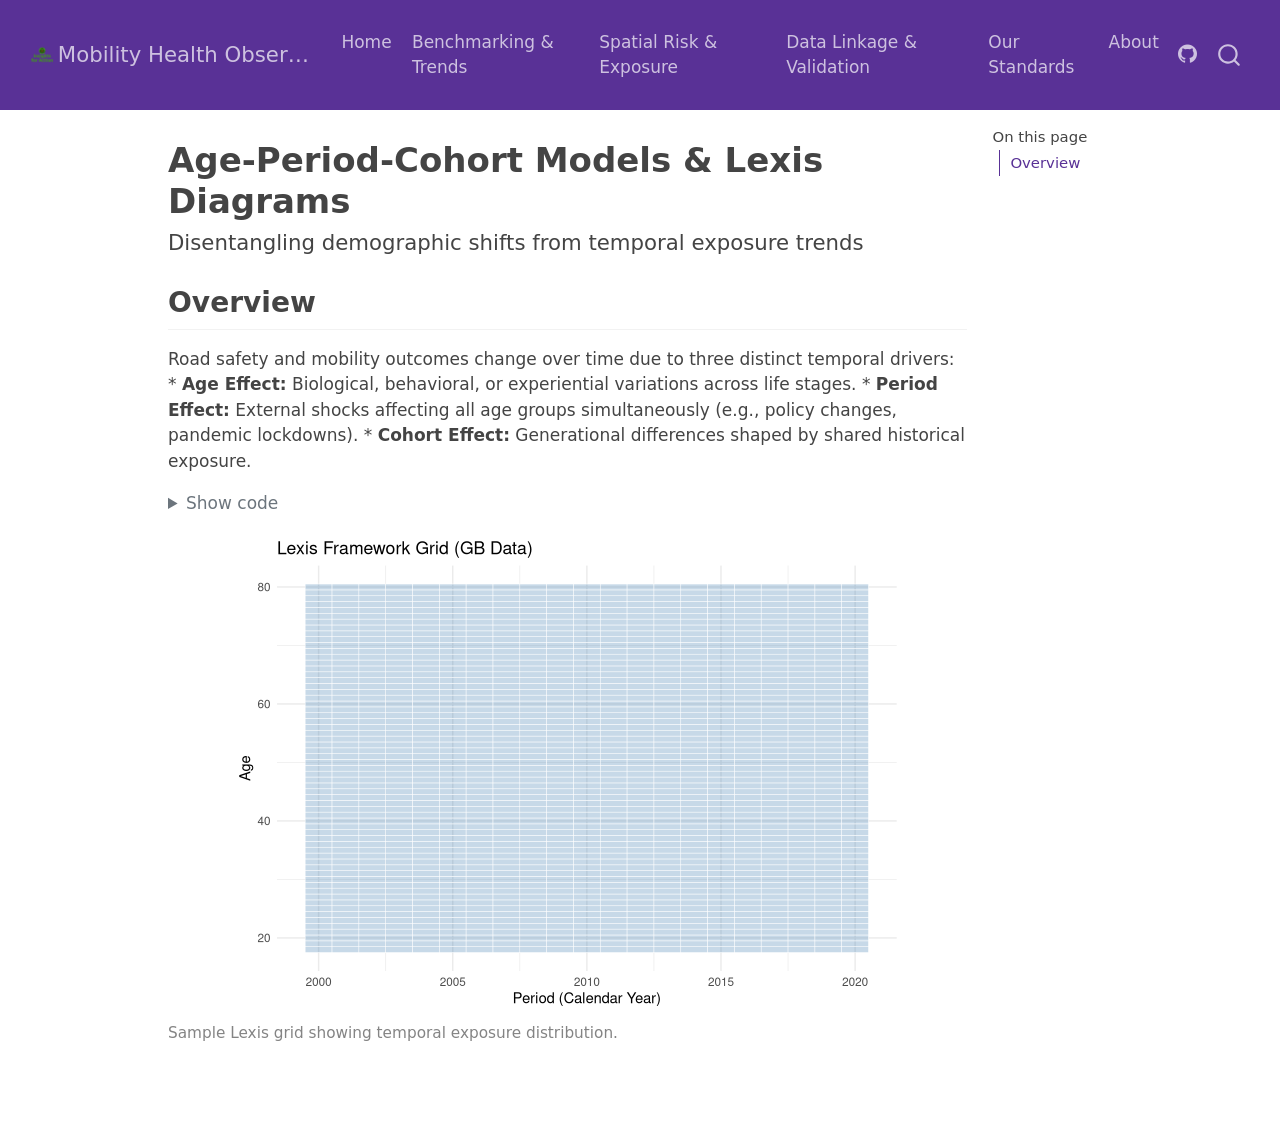
<file: pages/apc-models.html>
<!DOCTYPE html>
<html xmlns="http://www.w3.org/1999/xhtml" lang="en" xml:lang="en"><head>

<meta charset="utf-8">
<meta name="generator" content="quarto-1.10.18">

<meta name="viewport" content="width=device-width, initial-scale=1.0, user-scalable=yes">


<title>Age-Period-Cohort Models &amp; Lexis Diagrams – Mobility Health Observatory</title>
<style>
/* Default styles provided by pandoc.
** See https://pandoc.org/MANUAL.html#variables-for-html for config info.
*/
span.smallcaps{font-variant: small-caps;}
div.columns{display: flex; gap: 1.5em;}
div.column{flex: auto;}
@media screen {
div.columns{gap: min(4vw, 1.5em);}
div.column{overflow-x: auto;}
}
div.hanging-indent{margin-left: 1.5em; text-indent: -1.5em;}
ul.task-list{list-style: none;}
ul.task-list li input[type="checkbox"] {
  width: 0.8em;
  margin: 0 0.8em 0.2em -1em; /* quarto-specific, see https://github.com/quarto-dev/quarto-cli/issues/4556 */ 
  vertical-align: middle;
}
/* CSS for syntax highlighting */
html { -webkit-text-size-adjust: 100%; }
pre > code.sourceCode { white-space: pre; position: relative; }
pre > code.sourceCode > span { display: inline-block; line-height: 1.25; }
pre > code.sourceCode > span:empty { height: 1.2em; }
.sourceCode { overflow: visible; }
code.sourceCode > span { color: inherit; text-decoration: inherit; }
div.sourceCode { margin: 1em 0; }
pre.sourceCode { margin: 0; }
@media screen {
div.sourceCode { overflow: auto; }
}
@media print {
pre > code.sourceCode { white-space: pre-wrap; }
pre > code.sourceCode > span { text-indent: -5em; padding-left: 5em; }
}
pre.numberSource code
  { counter-reset: source-line 0; }
pre.numberSource code > span
  { position: relative; left: -4em; counter-increment: source-line; }
pre.numberSource code > span > a:first-child::before
  { content: counter(source-line);
    position: relative; left: -1em; text-align: right; vertical-align: baseline;
    border: none; display: inline-block;
    -webkit-touch-callout: none; -webkit-user-select: none;
    -khtml-user-select: none; -moz-user-select: none;
    -ms-user-select: none; user-select: none;
    padding: 0 4px; width: 4em;
  }
pre.numberSource { margin-left: 3em;  padding-left: 4px; }
div.sourceCode
  {   }
@media screen {
pre > code.sourceCode > span > a:first-child::before { text-decoration: underline; }
}
</style>


<script src="../site_libs/quarto-nav/quarto-nav.js"></script>
<script src="../site_libs/quarto-nav/headroom.min.js"></script>
<script src="../site_libs/clipboard/clipboard.min.js"></script>
<script src="../site_libs/quarto-search/autocomplete.umd.js"></script>
<script src="../site_libs/quarto-search/fuse.min.js"></script>
<script src="../site_libs/quarto-search/quarto-search.js"></script>
<meta name="quarto:offset" content="../">
<link href="../images/logo.png" rel="icon" type="image/png">
<script src="../site_libs/quarto-html/quarto.js" type="module"></script>
<script src="../site_libs/quarto-html/tabsets/tabsets.js" type="module"></script>
<script src="../site_libs/quarto-html/popper.min.js"></script>
<script src="../site_libs/quarto-html/tippy.umd.min.js"></script>
<script src="../site_libs/quarto-html/anchor.min.js"></script>
<link href="../site_libs/quarto-html/tippy.css" rel="stylesheet">
<link href="../site_libs/quarto-html/quarto-syntax-highlighting-64a204ab8560d761af7679ceaba22944.css" rel="stylesheet" id="quarto-text-highlighting-styles">
<script src="../site_libs/bootstrap/bootstrap.min.js"></script>
<link href="../site_libs/bootstrap/bootstrap-icons.css" rel="stylesheet">
<link href="../site_libs/bootstrap/bootstrap-662763f8251569270ca425a7bd661eb3.min.css" rel="stylesheet" append-hash="true" id="quarto-bootstrap" data-mode="light">
<script id="quarto-search-options" type="application/json">{
  "location": "navbar",
  "copy-button": false,
  "collapse-after": 3,
  "panel-placement": "end",
  "type": "overlay",
  "limit": 50,
  "keyboard-shortcut": [
    "f",
    "/",
    "s"
  ],
  "show-item-context": false,
  "language": {
    "search-no-results-text": "No results",
    "search-matching-documents-text": "matching documents",
    "search-copy-link-title": "Copy link to search",
    "search-hide-matches-text": "Hide additional matches",
    "search-more-match-text": "more match in this document",
    "search-more-matches-text": "more matches in this document",
    "search-clear-button-title": "Clear",
    "search-text-placeholder": "",
    "search-detached-cancel-button-title": "Cancel",
    "search-submit-button-title": "Submit",
    "search-label": "Search"
  }
}</script>


</head>

<body class="nav-fixed quarto-light">

<div id="quarto-search-results"></div>
  <header id="quarto-header" class="headroom fixed-top">
    <nav class="navbar navbar-expand-lg " data-bs-theme="dark">
      <div class="navbar-container container-fluid">
      <div class="navbar-brand-container mx-auto">
    <a href="../index.html" class="navbar-brand navbar-brand-logo">
    <img src="../images/logo.png" alt="" class="navbar-logo light-content">
    <img src="../images/logo.png" alt="" class="navbar-logo dark-content">
    </a>
    <a class="navbar-brand" href="../index.html">
    <span class="navbar-title">Mobility Health Observatory</span>
    </a>
  </div>
            <div id="quarto-search" class="" title="Search"></div>
          <button class="navbar-toggler" type="button" data-bs-toggle="collapse" data-bs-target="#navbarCollapse" aria-controls="navbarCollapse" role="menu" aria-expanded="false" aria-label="Toggle navigation" onclick="if (window.quartoToggleHeadroom) { window.quartoToggleHeadroom(); }">
  <span class="navbar-toggler-icon"></span>
</button>
          <div class="collapse navbar-collapse" id="navbarCollapse">
            <ul class="navbar-nav navbar-nav-scroll me-auto">
  <li class="nav-item">
    <a class="nav-link" href="../index.html"> 
<span class="menu-text">Home</span></a>
  </li>  
  <li class="nav-item">
    <a class="nav-link" href="../pages/benchmarking-trends.html"> 
<span class="menu-text">Benchmarking &amp; Trends</span></a>
  </li>  
  <li class="nav-item">
    <a class="nav-link" href="../pages/spatial-risk.html"> 
<span class="menu-text">Spatial Risk &amp; Exposure</span></a>
  </li>  
  <li class="nav-item">
    <a class="nav-link" href="../pages/data-validation.html"> 
<span class="menu-text">Data Linkage &amp; Validation</span></a>
  </li>  
  <li class="nav-item">
    <a class="nav-link" href="../approach.html"> 
<span class="menu-text">Our Standards</span></a>
  </li>  
  <li class="nav-item">
    <a class="nav-link" href="../about.html"> 
<span class="menu-text">About</span></a>
  </li>  
</ul>
            <ul class="navbar-nav navbar-nav-scroll ms-auto">
  <li class="nav-item compact">
    <a class="nav-link" href="https://github.com/phewson/mho-website"> <i class="bi bi-github" role="img">
</i> 
<span class="menu-text"></span></a>
  </li>  
</ul>
          </div> <!-- /navcollapse -->
            <div class="quarto-navbar-tools">
</div>
      </div> <!-- /container-fluid -->
    </nav>
</header>
<!-- content -->
<div id="quarto-content" class="quarto-container page-columns page-rows-contents page-layout-article page-navbar">
<!-- sidebar -->
<!-- margin-sidebar -->
    <div id="quarto-margin-sidebar" class="sidebar margin-sidebar">
        <nav id="TOC" role="doc-toc" class="toc-active">
    <h2 id="toc-title">On this page</h2>
   
  <ul>
  <li><a href="#overview" id="toc-overview" class="nav-link active" data-scroll-target="#overview">Overview</a></li>
  </ul>
</nav>
    </div>
<!-- main -->
<main class="content" id="quarto-document-content">

<header id="title-block-header" class="quarto-title-block default">
<div class="quarto-title">
<h1 class="title">Age-Period-Cohort Models &amp; Lexis Diagrams</h1>
<p class="subtitle lead">Disentangling demographic shifts from temporal exposure trends</p>
</div>



<div class="quarto-title-meta">

    
  
    
  </div>
  


</header>


<section id="overview" class="level2">
<h2 class="anchored" data-anchor-id="overview">Overview</h2>
<p>Road safety and mobility outcomes change over time due to three distinct temporal drivers: * <strong>Age Effect:</strong> Biological, behavioral, or experiential variations across life stages. * <strong>Period Effect:</strong> External shocks affecting all age groups simultaneously (e.g., policy changes, pandemic lockdowns). * <strong>Cohort Effect:</strong> Generational differences shaped by shared historical exposure.</p>
<div class="cell">
<details class="code-fold">
<summary>Show code</summary>
<div class="code-copy-outer-scaffold"><div class="sourceCode cell-code" id="cb1"><pre class="sourceCode r code-with-copy"><code class="sourceCode r"><span id="cb1-1"><a href="#cb1-1" aria-hidden="true" tabindex="-1"></a><span class="fu">library</span>(ggplot2)</span>
<span id="cb1-2"><a href="#cb1-2" aria-hidden="true" tabindex="-1"></a></span>
<span id="cb1-3"><a href="#cb1-3" aria-hidden="true" tabindex="-1"></a><span class="co"># Placeholder Lexis grid</span></span>
<span id="cb1-4"><a href="#cb1-4" aria-hidden="true" tabindex="-1"></a><span class="fu">expand.grid</span>(<span class="at">period =</span> <span class="dv">2000</span><span class="sc">:</span><span class="dv">2020</span>, <span class="at">age =</span> <span class="dv">18</span><span class="sc">:</span><span class="dv">80</span>) <span class="sc">|&gt;</span> </span>
<span id="cb1-5"><a href="#cb1-5" aria-hidden="true" tabindex="-1"></a>  <span class="fu">ggplot</span>(<span class="fu">aes</span>(<span class="at">x =</span> period, <span class="at">y =</span> age)) <span class="sc">+</span></span>
<span id="cb1-6"><a href="#cb1-6" aria-hidden="true" tabindex="-1"></a>  <span class="fu">geom_tile</span>(<span class="at">fill =</span> <span class="st">"steelblue"</span>, <span class="at">color =</span> <span class="st">"white"</span>, <span class="at">alpha =</span> <span class="fl">0.3</span>) <span class="sc">+</span></span>
<span id="cb1-7"><a href="#cb1-7" aria-hidden="true" tabindex="-1"></a>  <span class="fu">labs</span>(</span>
<span id="cb1-8"><a href="#cb1-8" aria-hidden="true" tabindex="-1"></a>    <span class="at">title =</span> <span class="st">"Lexis Framework Grid (GB Data)"</span>,</span>
<span id="cb1-9"><a href="#cb1-9" aria-hidden="true" tabindex="-1"></a>    <span class="at">x =</span> <span class="st">"Period (Calendar Year)"</span>,</span>
<span id="cb1-10"><a href="#cb1-10" aria-hidden="true" tabindex="-1"></a>    <span class="at">y =</span> <span class="st">"Age"</span></span>
<span id="cb1-11"><a href="#cb1-11" aria-hidden="true" tabindex="-1"></a>  ) <span class="sc">+</span></span>
<span id="cb1-12"><a href="#cb1-12" aria-hidden="true" tabindex="-1"></a>  <span class="fu">theme_minimal</span>()</span></code></pre></div><button title="Copy to Clipboard" class="code-copy-button"><i class="bi"></i></button></div>
</details>
<div class="cell-output-display">
<div class="quarto-figure quarto-figure-center">
<figure class="figure">
<p><img src="apc-models_files/figure-html/lexis-placeholder-1.png" class="img-fluid figure-img" width="672"></p>
<figcaption>Sample Lexis grid showing temporal exposure distribution.</figcaption>
</figure>
</div>
</div>
</div>


</section>

</main> <!-- /main -->
<script id="quarto-html-after-body" type="application/javascript">
  window.document.addEventListener("DOMContentLoaded", function (event) {
    const icon = "";
    const anchorJS = new window.AnchorJS();
    anchorJS.options = {
      placement: 'right',
      icon: icon
    };
    anchorJS.add('.anchored');
    const isCodeAnnotation = (el) => {
      for (const clz of el.classList) {
        if (clz.startsWith('code-annotation-')) {                     
          return true;
        }
      }
      return false;
    }
    const onCopySuccess = function(e) {
      // button target
      const button = e.trigger;
      // don't keep focus
      button.blur();
      // flash "checked"
      button.classList.add('code-copy-button-checked');
      var currentTitle = button.getAttribute("title");
      button.setAttribute("title", "Copied!");
      let tooltip;
      if (window.bootstrap) {
        button.setAttribute("data-bs-toggle", "tooltip");
        button.setAttribute("data-bs-placement", "left");
        button.setAttribute("data-bs-title", "Copied!");
        tooltip = new bootstrap.Tooltip(button, 
          { trigger: "manual", 
            customClass: "code-copy-button-tooltip",
            offset: [0, -8]});
        tooltip.show();    
      }
      setTimeout(function() {
        if (tooltip) {
          tooltip.hide();
          button.removeAttribute("data-bs-title");
          button.removeAttribute("data-bs-toggle");
          button.removeAttribute("data-bs-placement");
        }
        button.setAttribute("title", currentTitle);
        button.classList.remove('code-copy-button-checked');
      }, 1000);
      // clear code selection
      e.clearSelection();
    }
    const getTextToCopy = function(trigger) {
      const outerScaffold = trigger.parentElement.cloneNode(true);
      const codeEl = outerScaffold.querySelector('code');
      for (const childEl of codeEl.children) {
        if (isCodeAnnotation(childEl)) {
          childEl.remove();
        }
      }
      return codeEl.innerText;
    }
    const clipboard = new window.ClipboardJS('.code-copy-button:not([data-in-quarto-modal])', {
      text: getTextToCopy
    });
    clipboard.on('success', onCopySuccess);
    if (window.document.getElementById('quarto-embedded-source-code-modal')) {
      const clipboardModal = new window.ClipboardJS('.code-copy-button[data-in-quarto-modal]', {
        text: getTextToCopy,
        container: window.document.getElementById('quarto-embedded-source-code-modal')
      });
      clipboardModal.on('success', onCopySuccess);
    }
      var localhostRegex = new RegExp(/^(?:http|https):\/\/localhost\:?[0-9]*\//);
      var mailtoRegex = new RegExp(/^mailto:/);
        var filterRegex = new RegExp("https:\/\/mobility\.insightsforaction\.uk");
      var isInternal = (href) => {
          return filterRegex.test(href) || localhostRegex.test(href) || mailtoRegex.test(href);
      }
      // Inspect non-navigation links and adorn them if external
     var links = window.document.querySelectorAll('a[href]:not(.nav-link):not(.navbar-brand):not(.toc-action):not(.sidebar-link):not(.sidebar-item-toggle):not(.pagination-link):not(.no-external):not([aria-hidden]):not(.dropdown-item):not(.quarto-navigation-tool):not(.about-link)');
      for (var i=0; i<links.length; i++) {
        const link = links[i];
        if (!isInternal(link.href)) {
          // undo the damage that might have been done by quarto-nav.js in the case of
          // links that we want to consider external
          if (link.dataset.originalHref !== undefined) {
            link.href = link.dataset.originalHref;
          }
        }
      }
    function tippyHover(el, contentFn, onTriggerFn, onUntriggerFn) {
      const config = {
        allowHTML: true,
        maxWidth: 500,
        delay: 100,
        arrow: false,
        appendTo: function(el) {
            return el.parentElement;
        },
        interactive: true,
        interactiveBorder: 10,
        theme: 'quarto',
        placement: 'bottom-start',
      };
      if (contentFn) {
        config.content = contentFn;
      }
      if (onTriggerFn) {
        config.onTrigger = onTriggerFn;
      }
      if (onUntriggerFn) {
        config.onUntrigger = onUntriggerFn;
      }
      window.tippy(el, config); 
    }
    const noterefs = window.document.querySelectorAll('a[role="doc-noteref"]');
    for (var i=0; i<noterefs.length; i++) {
      const ref = noterefs[i];
      tippyHover(ref, function() {
        // use id or data attribute instead here
        let href = ref.getAttribute('data-footnote-href') || ref.getAttribute('href');
        try { href = new URL(href).hash; } catch {}
        const id = href.replace(/^#\/?/, "");
        const note = window.document.getElementById(id);
        if (note) {
          return note.innerHTML;
        } else {
          return "";
        }
      });
    }
    const xrefs = window.document.querySelectorAll('a.quarto-xref');
    const processXRef = (id, note) => {
      // Strip column container classes
      const stripColumnClz = (el) => {
        el.classList.remove("page-full", "page-columns");
        if (el.children) {
          for (const child of el.children) {
            stripColumnClz(child);
          }
        }
      }
      stripColumnClz(note)
      if (id === null || id.startsWith('sec-')) {
        // Special case sections, only their first couple elements
        const container = document.createElement("div");
        if (note.children && note.children.length > 2) {
          container.appendChild(note.children[0].cloneNode(true));
          for (let i = 1; i < note.children.length; i++) {
            const child = note.children[i];
            if (child.tagName === "P" && child.innerText === "") {
              continue;
            } else {
              container.appendChild(child.cloneNode(true));
              break;
            }
          }
          if (window.Quarto?.typesetMath) {
            window.Quarto.typesetMath(container);
          }
          return container.innerHTML
        } else {
          if (window.Quarto?.typesetMath) {
            window.Quarto.typesetMath(note);
          }
          return note.innerHTML;
        }
      } else {
        // Remove any anchor links if they are present
        const anchorLink = note.querySelector('a.anchorjs-link');
        if (anchorLink) {
          anchorLink.remove();
        }
        if (window.Quarto?.typesetMath) {
          window.Quarto.typesetMath(note);
        }
        if (note.classList.contains("callout")) {
          return note.outerHTML;
        } else {
          return note.innerHTML;
        }
      }
    }
    for (var i=0; i<xrefs.length; i++) {
      const xref = xrefs[i];
      tippyHover(xref, undefined, function(instance) {
        instance.disable();
        let url = xref.getAttribute('href');
        let hash = undefined; 
        if (url.startsWith('#')) {
          hash = url;
        } else {
          try { hash = new URL(url).hash; } catch {}
        }
        if (hash) {
          const id = hash.replace(/^#\/?/, "");
          const note = window.document.getElementById(id);
          if (note !== null) {
            try {
              const html = processXRef(id, note.cloneNode(true));
              instance.setContent(html);
            } finally {
              instance.enable();
              instance.show();
            }
          } else {
            // See if we can fetch this
            fetch(url.split('#')[0])
            .then(res => res.text())
            .then(html => {
              const parser = new DOMParser();
              const htmlDoc = parser.parseFromString(html, "text/html");
              const note = htmlDoc.getElementById(id);
              if (note !== null) {
                const html = processXRef(id, note);
                instance.setContent(html);
              } 
            }).finally(() => {
              instance.enable();
              instance.show();
            });
          }
        } else {
          // See if we can fetch a full url (with no hash to target)
          // This is a special case and we should probably do some content thinning / targeting
          fetch(url)
          .then(res => res.text())
          .then(html => {
            const parser = new DOMParser();
            const htmlDoc = parser.parseFromString(html, "text/html");
            const note = htmlDoc.querySelector('main.content');
            if (note !== null) {
              // This should only happen for chapter cross references
              // (since there is no id in the URL)
              // remove the first header
              if (note.children.length > 0 && note.children[0].tagName === "HEADER") {
                note.children[0].remove();
              }
              const html = processXRef(null, note);
              instance.setContent(html);
            } 
          }).finally(() => {
            instance.enable();
            instance.show();
          });
        }
      }, function(instance) {
      });
    }
        let selectedAnnoteEl;
        const selectorForAnnotation = ( cell, annotation) => {
          let cellAttr = 'data-code-cell="' + cell + '"';
          let lineAttr = 'data-code-annotation="' +  annotation + '"';
          const selector = 'span[' + cellAttr + '][' + lineAttr + ']';
          return selector;
        }
        const selectCodeLines = (annoteEl) => {
          const doc = window.document;
          const targetCell = annoteEl.getAttribute("data-target-cell");
          const targetAnnotation = annoteEl.getAttribute("data-target-annotation");
          const annoteSpan = window.document.querySelector(selectorForAnnotation(targetCell, targetAnnotation));
          const lines = annoteSpan.getAttribute("data-code-lines").split(",");
          const lineIds = lines.map((line) => {
            return targetCell + "-" + line;
          })
          let top = null;
          let height = null;
          let parent = null;
          if (lineIds.length > 0) {
              //compute the position of the single el (top and bottom and make a div)
              const el = window.document.getElementById(lineIds[0]);
              top = el.offsetTop;
              height = el.offsetHeight;
              parent = el.parentElement.parentElement;
            if (lineIds.length > 1) {
              const lastEl = window.document.getElementById(lineIds[lineIds.length - 1]);
              const bottom = lastEl.offsetTop + lastEl.offsetHeight;
              height = bottom - top;
            }
            if (top !== null && height !== null && parent !== null) {
              // cook up a div (if necessary) and position it 
              let div = window.document.getElementById("code-annotation-line-highlight");
              if (div === null) {
                div = window.document.createElement("div");
                div.setAttribute("id", "code-annotation-line-highlight");
                div.style.position = 'absolute';
                parent.appendChild(div);
              }
              div.style.top = top - 2 + "px";
              div.style.height = height + 4 + "px";
              div.style.left = 0;
              let gutterDiv = window.document.getElementById("code-annotation-line-highlight-gutter");
              if (gutterDiv === null) {
                gutterDiv = window.document.createElement("div");
                gutterDiv.setAttribute("id", "code-annotation-line-highlight-gutter");
                gutterDiv.style.position = 'absolute';
                const codeCell = window.document.getElementById(targetCell);
                const gutter = codeCell.querySelector('.code-annotation-gutter');
                gutter.appendChild(gutterDiv);
              }
              gutterDiv.style.top = top - 2 + "px";
              gutterDiv.style.height = height + 4 + "px";
            }
            selectedAnnoteEl = annoteEl;
          }
        };
        const unselectCodeLines = () => {
          const elementsIds = ["code-annotation-line-highlight", "code-annotation-line-highlight-gutter"];
          elementsIds.forEach((elId) => {
            const div = window.document.getElementById(elId);
            if (div) {
              div.remove();
            }
          });
          selectedAnnoteEl = undefined;
        };
          // Handle positioning of the toggle
      window.addEventListener(
        "resize",
        throttle(() => {
          elRect = undefined;
          if (selectedAnnoteEl) {
            selectCodeLines(selectedAnnoteEl);
          }
        }, 10)
      );
      function throttle(fn, ms) {
      let throttle = false;
      let timer;
        return (...args) => {
          if(!throttle) { // first call gets through
              fn.apply(this, args);
              throttle = true;
          } else { // all the others get throttled
              if(timer) clearTimeout(timer); // cancel #2
              timer = setTimeout(() => {
                fn.apply(this, args);
                timer = throttle = false;
              }, ms);
          }
        };
      }
        // Attach click handler to the DT
        const annoteDls = window.document.querySelectorAll('dt[data-target-cell]');
        for (const annoteDlNode of annoteDls) {
          annoteDlNode.addEventListener('click', (event) => {
            const clickedEl = event.target;
            if (clickedEl !== selectedAnnoteEl) {
              unselectCodeLines();
              const activeEl = window.document.querySelector('dt[data-target-cell].code-annotation-active');
              if (activeEl) {
                activeEl.classList.remove('code-annotation-active');
              }
              selectCodeLines(clickedEl);
              clickedEl.classList.add('code-annotation-active');
            } else {
              // Unselect the line
              unselectCodeLines();
              clickedEl.classList.remove('code-annotation-active');
            }
          });
        }
    const findCites = (el) => {
      const parentEl = el.parentElement;
      if (parentEl) {
        const cites = parentEl.dataset.cites;
        if (cites) {
          return {
            el,
            cites: cites.split(' ')
          };
        } else {
          return findCites(el.parentElement)
        }
      } else {
        return undefined;
      }
    };
    var bibliorefs = window.document.querySelectorAll('a[role="doc-biblioref"]');
    for (var i=0; i<bibliorefs.length; i++) {
      const ref = bibliorefs[i];
      const citeInfo = findCites(ref);
      if (citeInfo) {
        tippyHover(citeInfo.el, function() {
          var popup = window.document.createElement('div');
          citeInfo.cites.forEach(function(cite) {
            var citeDiv = window.document.createElement('div');
            citeDiv.classList.add('hanging-indent');
            citeDiv.classList.add('csl-entry');
            var biblioDiv = window.document.getElementById('ref-' + cite);
            if (biblioDiv) {
              citeDiv.innerHTML = biblioDiv.innerHTML;
            }
            popup.appendChild(citeDiv);
          });
          return popup.innerHTML;
        });
      }
    }
  });
  </script>
</div> <!-- /content -->




</body></html>
</file>
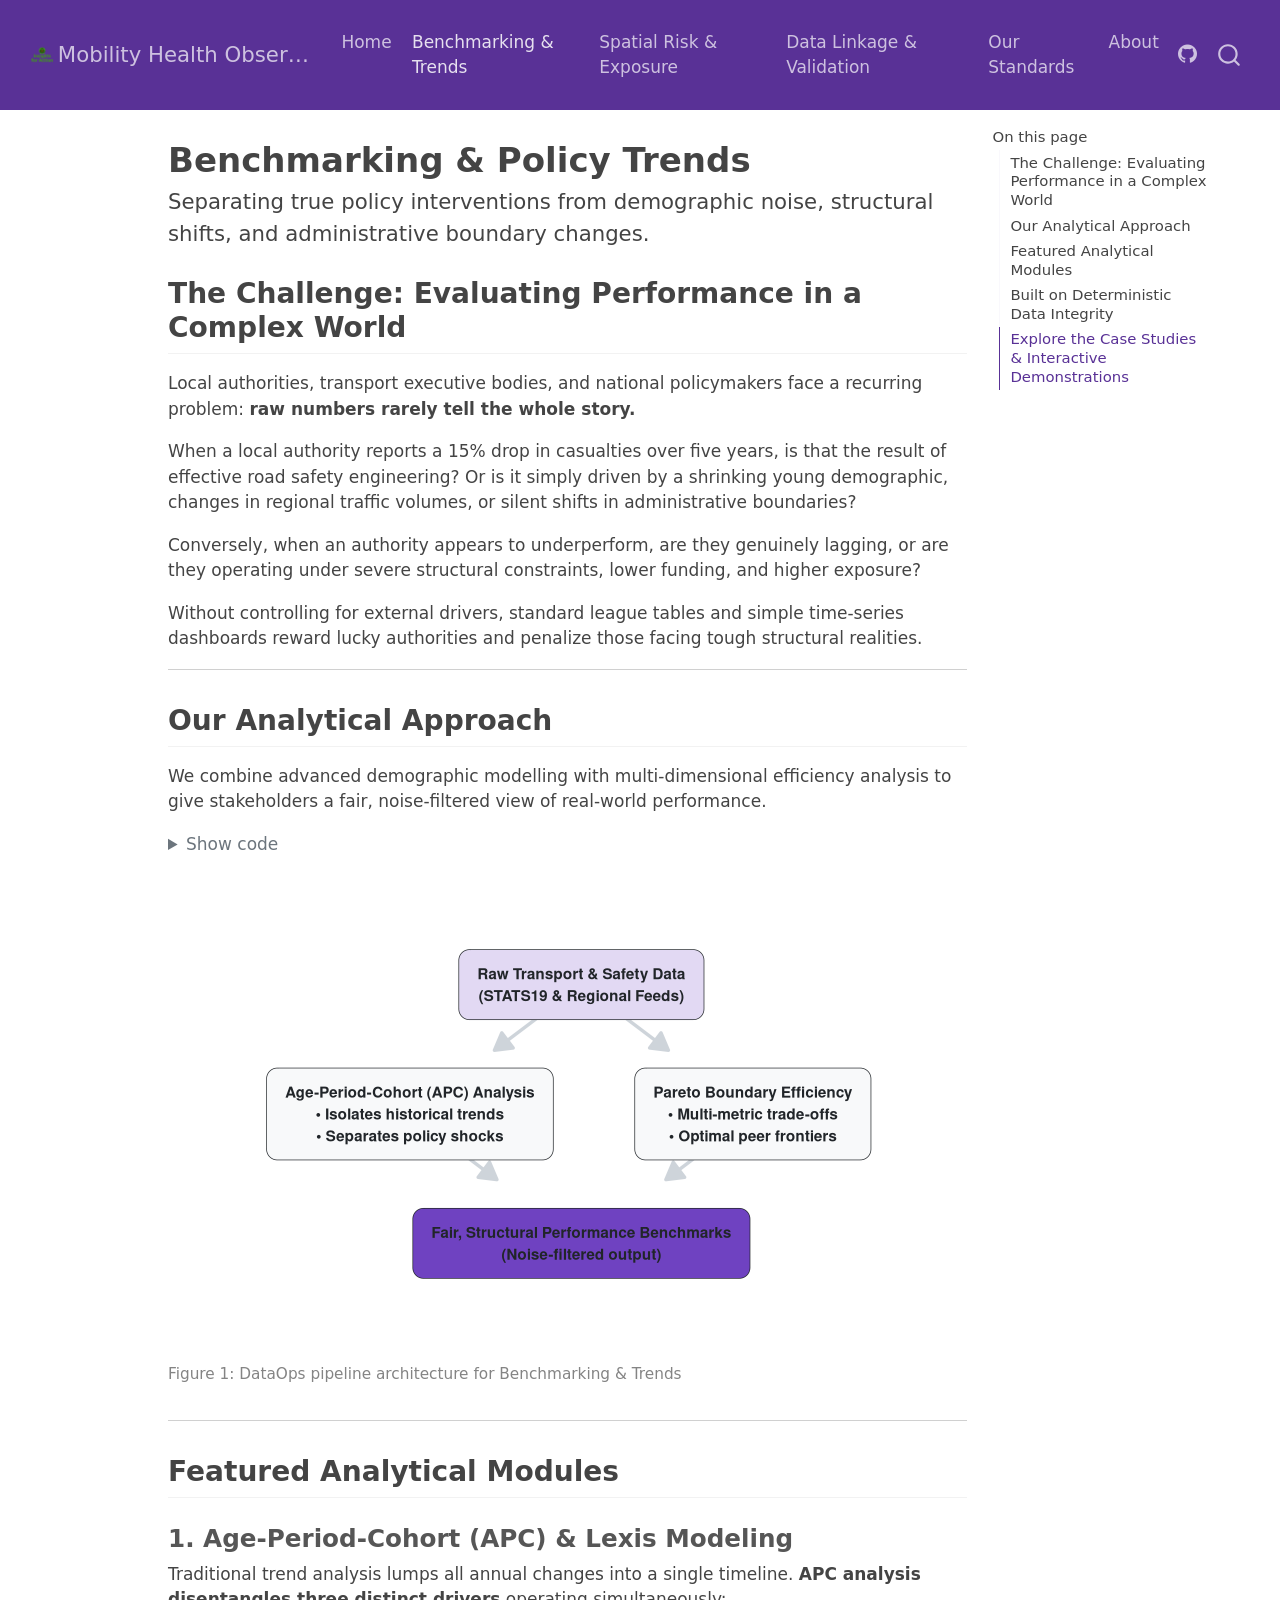
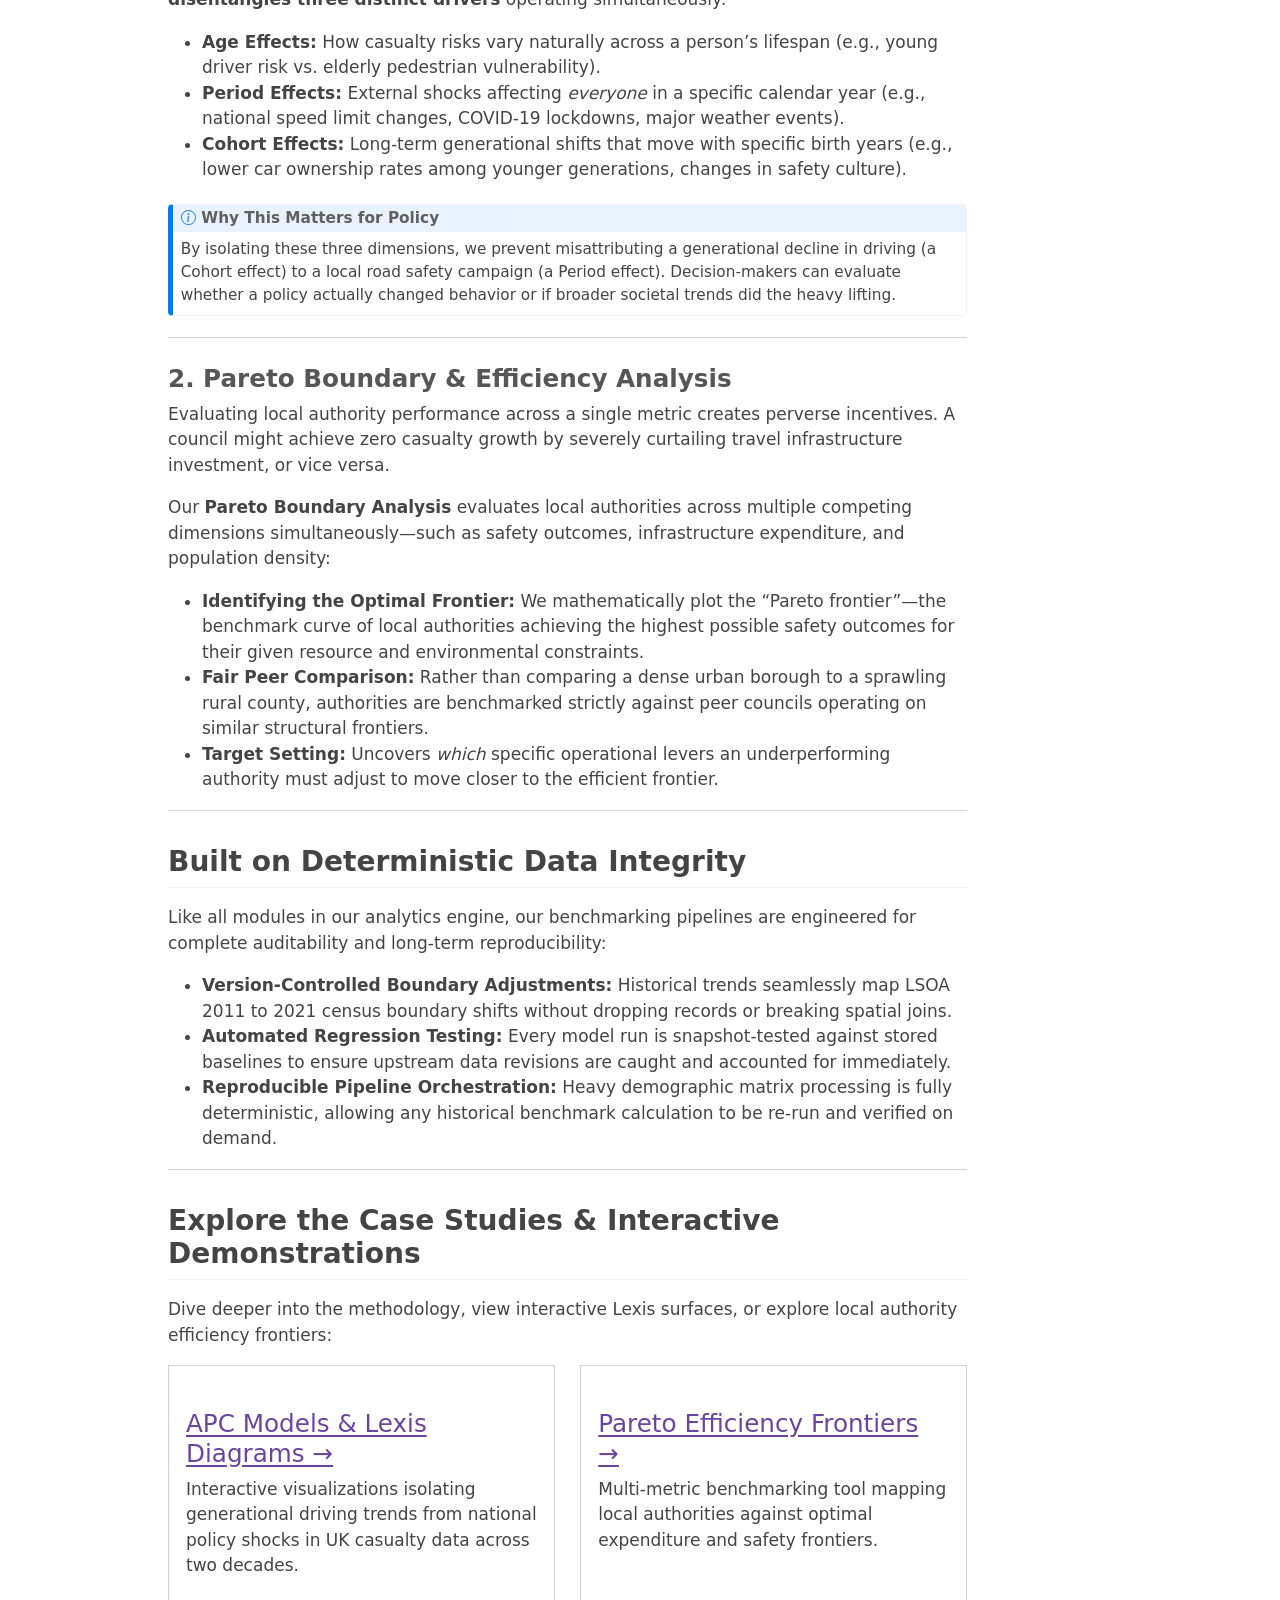
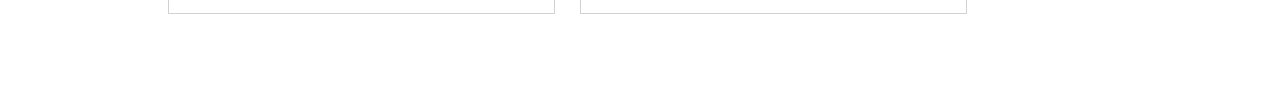
<file: pages/benchmarking-trends.html>
<!DOCTYPE html>
<html xmlns="http://www.w3.org/1999/xhtml" lang="en" xml:lang="en"><head>

<meta charset="utf-8">
<meta name="generator" content="quarto-1.10.18">

<meta name="viewport" content="width=device-width, initial-scale=1.0, user-scalable=yes">


<title>Benchmarking &amp; Policy Trends – Mobility Health Observatory</title>
<style>
/* Default styles provided by pandoc.
** See https://pandoc.org/MANUAL.html#variables-for-html for config info.
*/
span.smallcaps{font-variant: small-caps;}
div.columns{display: flex; gap: 1.5em;}
div.column{flex: auto;}
@media screen {
div.columns{gap: min(4vw, 1.5em);}
div.column{overflow-x: auto;}
}
div.hanging-indent{margin-left: 1.5em; text-indent: -1.5em;}
ul.task-list{list-style: none;}
ul.task-list li input[type="checkbox"] {
  width: 0.8em;
  margin: 0 0.8em 0.2em -1em; /* quarto-specific, see https://github.com/quarto-dev/quarto-cli/issues/4556 */ 
  vertical-align: middle;
}
/* CSS for syntax highlighting */
html { -webkit-text-size-adjust: 100%; }
pre > code.sourceCode { white-space: pre; position: relative; }
pre > code.sourceCode > span { display: inline-block; line-height: 1.25; }
pre > code.sourceCode > span:empty { height: 1.2em; }
.sourceCode { overflow: visible; }
code.sourceCode > span { color: inherit; text-decoration: inherit; }
div.sourceCode { margin: 1em 0; }
pre.sourceCode { margin: 0; }
@media screen {
div.sourceCode { overflow: auto; }
}
@media print {
pre > code.sourceCode { white-space: pre-wrap; }
pre > code.sourceCode > span { text-indent: -5em; padding-left: 5em; }
}
pre.numberSource code
  { counter-reset: source-line 0; }
pre.numberSource code > span
  { position: relative; left: -4em; counter-increment: source-line; }
pre.numberSource code > span > a:first-child::before
  { content: counter(source-line);
    position: relative; left: -1em; text-align: right; vertical-align: baseline;
    border: none; display: inline-block;
    -webkit-touch-callout: none; -webkit-user-select: none;
    -khtml-user-select: none; -moz-user-select: none;
    -ms-user-select: none; user-select: none;
    padding: 0 4px; width: 4em;
  }
pre.numberSource { margin-left: 3em;  padding-left: 4px; }
div.sourceCode
  {   }
@media screen {
pre > code.sourceCode > span > a:first-child::before { text-decoration: underline; }
}
</style>


<script src="../site_libs/quarto-nav/quarto-nav.js"></script>
<script src="../site_libs/quarto-nav/headroom.min.js"></script>
<script src="../site_libs/clipboard/clipboard.min.js"></script>
<script src="../site_libs/quarto-search/autocomplete.umd.js"></script>
<script src="../site_libs/quarto-search/fuse.min.js"></script>
<script src="../site_libs/quarto-search/quarto-search.js"></script>
<meta name="quarto:offset" content="../">
<link href="../images/logo.png" rel="icon" type="image/png">
<script src="../site_libs/quarto-html/quarto.js" type="module"></script>
<script src="../site_libs/quarto-html/tabsets/tabsets.js" type="module"></script>
<script src="../site_libs/quarto-html/popper.min.js"></script>
<script src="../site_libs/quarto-html/tippy.umd.min.js"></script>
<script src="../site_libs/quarto-html/anchor.min.js"></script>
<link href="../site_libs/quarto-html/tippy.css" rel="stylesheet">
<link href="../site_libs/quarto-html/quarto-syntax-highlighting-64a204ab8560d761af7679ceaba22944.css" rel="stylesheet" id="quarto-text-highlighting-styles">
<script src="../site_libs/bootstrap/bootstrap.min.js"></script>
<link href="../site_libs/bootstrap/bootstrap-icons.css" rel="stylesheet">
<link href="../site_libs/bootstrap/bootstrap-662763f8251569270ca425a7bd661eb3.min.css" rel="stylesheet" append-hash="true" id="quarto-bootstrap" data-mode="light">
<script id="quarto-search-options" type="application/json">{
  "location": "navbar",
  "copy-button": false,
  "collapse-after": 3,
  "panel-placement": "end",
  "type": "overlay",
  "limit": 50,
  "keyboard-shortcut": [
    "f",
    "/",
    "s"
  ],
  "show-item-context": false,
  "language": {
    "search-no-results-text": "No results",
    "search-matching-documents-text": "matching documents",
    "search-copy-link-title": "Copy link to search",
    "search-hide-matches-text": "Hide additional matches",
    "search-more-match-text": "more match in this document",
    "search-more-matches-text": "more matches in this document",
    "search-clear-button-title": "Clear",
    "search-text-placeholder": "",
    "search-detached-cancel-button-title": "Cancel",
    "search-submit-button-title": "Submit",
    "search-label": "Search"
  }
}</script>


</head>

<body class="nav-fixed quarto-light">

<div id="quarto-search-results"></div>
  <header id="quarto-header" class="headroom fixed-top">
    <nav class="navbar navbar-expand-lg " data-bs-theme="dark">
      <div class="navbar-container container-fluid">
      <div class="navbar-brand-container mx-auto">
    <a href="../index.html" class="navbar-brand navbar-brand-logo">
    <img src="../images/logo.png" alt="" class="navbar-logo light-content">
    <img src="../images/logo.png" alt="" class="navbar-logo dark-content">
    </a>
    <a class="navbar-brand" href="../index.html">
    <span class="navbar-title">Mobility Health Observatory</span>
    </a>
  </div>
            <div id="quarto-search" class="" title="Search"></div>
          <button class="navbar-toggler" type="button" data-bs-toggle="collapse" data-bs-target="#navbarCollapse" aria-controls="navbarCollapse" role="menu" aria-expanded="false" aria-label="Toggle navigation" onclick="if (window.quartoToggleHeadroom) { window.quartoToggleHeadroom(); }">
  <span class="navbar-toggler-icon"></span>
</button>
          <div class="collapse navbar-collapse" id="navbarCollapse">
            <ul class="navbar-nav navbar-nav-scroll me-auto">
  <li class="nav-item">
    <a class="nav-link" href="../index.html"> 
<span class="menu-text">Home</span></a>
  </li>  
  <li class="nav-item">
    <a class="nav-link active" href="../pages/benchmarking-trends.html" aria-current="page"> 
<span class="menu-text">Benchmarking &amp; Trends</span></a>
  </li>  
  <li class="nav-item">
    <a class="nav-link" href="../pages/spatial-risk.html"> 
<span class="menu-text">Spatial Risk &amp; Exposure</span></a>
  </li>  
  <li class="nav-item">
    <a class="nav-link" href="../pages/data-validation.html"> 
<span class="menu-text">Data Linkage &amp; Validation</span></a>
  </li>  
  <li class="nav-item">
    <a class="nav-link" href="../approach.html"> 
<span class="menu-text">Our Standards</span></a>
  </li>  
  <li class="nav-item">
    <a class="nav-link" href="../about.html"> 
<span class="menu-text">About</span></a>
  </li>  
</ul>
            <ul class="navbar-nav navbar-nav-scroll ms-auto">
  <li class="nav-item compact">
    <a class="nav-link" href="https://github.com/phewson/mho-website"> <i class="bi bi-github" role="img">
</i> 
<span class="menu-text"></span></a>
  </li>  
</ul>
          </div> <!-- /navcollapse -->
            <div class="quarto-navbar-tools">
</div>
      </div> <!-- /container-fluid -->
    </nav>
</header>
<!-- content -->
<div id="quarto-content" class="quarto-container page-columns page-rows-contents page-layout-article page-navbar">
<!-- sidebar -->
<!-- margin-sidebar -->
    <div id="quarto-margin-sidebar" class="sidebar margin-sidebar">
        <nav id="TOC" role="doc-toc" class="toc-active">
    <h2 id="toc-title">On this page</h2>
   
  <ul class="collapse">
  <li><a href="#the-challenge-evaluating-performance-in-a-complex-world" id="toc-the-challenge-evaluating-performance-in-a-complex-world" class="nav-link active" data-scroll-target="#the-challenge-evaluating-performance-in-a-complex-world">The Challenge: Evaluating Performance in a Complex World</a></li>
  <li><a href="#our-analytical-approach" id="toc-our-analytical-approach" class="nav-link" data-scroll-target="#our-analytical-approach">Our Analytical Approach</a></li>
  <li><a href="#featured-analytical-modules" id="toc-featured-analytical-modules" class="nav-link" data-scroll-target="#featured-analytical-modules">Featured Analytical Modules</a></li>
  <li><a href="#built-on-deterministic-data-integrity" id="toc-built-on-deterministic-data-integrity" class="nav-link" data-scroll-target="#built-on-deterministic-data-integrity">Built on Deterministic Data Integrity</a></li>
  <li><a href="#explore-the-case-studies-interactive-demonstrations" id="toc-explore-the-case-studies-interactive-demonstrations" class="nav-link" data-scroll-target="#explore-the-case-studies-interactive-demonstrations">Explore the Case Studies &amp; Interactive Demonstrations</a></li>
  </ul>
</nav>
    </div>
<!-- main -->
<main class="content" id="quarto-document-content">

<header id="title-block-header" class="quarto-title-block default">
<div class="quarto-title">
<h1 class="title">Benchmarking &amp; Policy Trends</h1>
<p class="subtitle lead">Separating true policy interventions from demographic noise, structural shifts, and administrative boundary changes.</p>
</div>



<div class="quarto-title-meta">

    
  
    
  </div>
  


</header>


<section id="the-challenge-evaluating-performance-in-a-complex-world" class="level2">
<h2 class="anchored" data-anchor-id="the-challenge-evaluating-performance-in-a-complex-world">The Challenge: Evaluating Performance in a Complex World</h2>
<p>Local authorities, transport executive bodies, and national policymakers face a recurring problem: <strong>raw numbers rarely tell the whole story.</strong></p>
<p>When a local authority reports a 15% drop in casualties over five years, is that the result of effective road safety engineering? Or is it simply driven by a shrinking young demographic, changes in regional traffic volumes, or silent shifts in administrative boundaries?</p>
<p>Conversely, when an authority appears to underperform, are they genuinely lagging, or are they operating under severe structural constraints, lower funding, and higher exposure?</p>
<p>Without controlling for external drivers, standard league tables and simple time-series dashboards reward lucky authorities and penalize those facing tough structural realities.</p>
<hr>
</section>
<section id="our-analytical-approach" class="level2">
<h2 class="anchored" data-anchor-id="our-analytical-approach">Our Analytical Approach</h2>
<p>We combine advanced demographic modelling with multi-dimensional efficiency analysis to give stakeholders a fair, noise-filtered view of real-world performance.</p>
<div class="cell">
<details class="code-fold">
<summary>Show code</summary>
<div class="code-copy-outer-scaffold"><div class="sourceCode cell-code" id="cb1"><pre class="sourceCode r code-with-copy"><code class="sourceCode r"><span id="cb1-1"><a href="#cb1-1" aria-hidden="true" tabindex="-1"></a><span class="fu">library</span>(tibble)</span>
<span id="cb1-2"><a href="#cb1-2" aria-hidden="true" tabindex="-1"></a><span class="fu">library</span>(tidygraph)</span>
<span id="cb1-3"><a href="#cb1-3" aria-hidden="true" tabindex="-1"></a><span class="fu">library</span>(ggraph)</span>
<span id="cb1-4"><a href="#cb1-4" aria-hidden="true" tabindex="-1"></a>nodes <span class="ot">&lt;-</span> <span class="fu">tibble</span>(<span class="at">id =</span> <span class="dv">1</span><span class="sc">:</span><span class="dv">4</span>, <span class="at">name =</span> <span class="fu">c</span>(</span>
<span id="cb1-5"><a href="#cb1-5" aria-hidden="true" tabindex="-1"></a>    <span class="st">"Raw Transport &amp; Safety Data</span><span class="sc">\n</span><span class="st">(STATS19 &amp; Regional Feeds)"</span>,</span>
<span id="cb1-6"><a href="#cb1-6" aria-hidden="true" tabindex="-1"></a>    <span class="st">"Age-Period-Cohort (APC) Analysis</span><span class="sc">\n</span><span class="st">• Isolates historical trends</span><span class="sc">\n</span><span class="st">• Separates policy shocks"</span>,</span>
<span id="cb1-7"><a href="#cb1-7" aria-hidden="true" tabindex="-1"></a>    <span class="st">"Pareto Boundary Efficiency</span><span class="sc">\n</span><span class="st">• Multi-metric trade-offs</span><span class="sc">\n</span><span class="st">• Optimal peer frontiers"</span>,</span>
<span id="cb1-8"><a href="#cb1-8" aria-hidden="true" tabindex="-1"></a>    <span class="st">"Fair, Structural Performance Benchmarks</span><span class="sc">\n</span><span class="st">(Noise-filtered output)"</span>),</span>
<span id="cb1-9"><a href="#cb1-9" aria-hidden="true" tabindex="-1"></a>  <span class="at">node_type =</span> <span class="fu">c</span>(<span class="st">"source"</span>, <span class="st">"branch"</span>, <span class="st">"branch"</span>, <span class="st">"sink"</span>), <span class="at">x =</span> <span class="fu">c</span>(<span class="dv">0</span>, <span class="sc">-</span><span class="fl">3.2</span>, <span class="fl">3.2</span>, <span class="dv">0</span>), <span class="at">y =</span> <span class="fu">c</span>(<span class="dv">2</span>, <span class="dv">1</span>, <span class="dv">1</span>, <span class="dv">0</span>))</span>
<span id="cb1-10"><a href="#cb1-10" aria-hidden="true" tabindex="-1"></a>edges <span class="ot">&lt;-</span> <span class="fu">tibble</span>(<span class="at">from =</span> <span class="fu">c</span>(<span class="dv">1</span>, <span class="dv">1</span>, <span class="dv">2</span>, <span class="dv">3</span>), <span class="at">to =</span> <span class="fu">c</span>(<span class="dv">2</span>, <span class="dv">3</span>, <span class="dv">4</span>, <span class="dv">4</span>))</span>
<span id="cb1-11"><a href="#cb1-11" aria-hidden="true" tabindex="-1"></a>graph <span class="ot">&lt;-</span> <span class="fu">tbl_graph</span>(<span class="at">nodes =</span> nodes, <span class="at">edges =</span> edges, <span class="at">directed =</span> <span class="cn">TRUE</span>)</span>
<span id="cb1-12"><a href="#cb1-12" aria-hidden="true" tabindex="-1"></a>p <span class="ot">&lt;-</span> <span class="fu">ggraph</span>(graph, <span class="at">layout =</span> <span class="st">"manual"</span>, <span class="at">x =</span> x, <span class="at">y =</span> y) <span class="sc">+</span></span>
<span id="cb1-13"><a href="#cb1-13" aria-hidden="true" tabindex="-1"></a>  <span class="fu">geom_edge_link</span>(<span class="at">arrow =</span> <span class="fu">arrow</span>(<span class="at">length =</span> <span class="fu">unit</span>(<span class="dv">5</span>, <span class="st">"mm"</span>), <span class="at">type =</span> <span class="st">"closed"</span>), <span class="at">end_cap =</span> <span class="fu">circle</span>(<span class="dv">28</span>, <span class="st">"mm"</span>), <span class="at">color =</span> <span class="st">"#ced4da"</span>,</span>
<span id="cb1-14"><a href="#cb1-14" aria-hidden="true" tabindex="-1"></a>    <span class="at">width =</span> <span class="fl">1.2</span>, <span class="at">linetype =</span> <span class="st">"solid"</span>) <span class="sc">+</span></span>
<span id="cb1-15"><a href="#cb1-15" aria-hidden="true" tabindex="-1"></a>  <span class="fu">geom_node_label</span>(<span class="fu">aes</span>(<span class="at">label =</span> name, <span class="at">fill =</span> node_type), <span class="at">color =</span> <span class="st">"#212529"</span>,</span>
<span id="cb1-16"><a href="#cb1-16" aria-hidden="true" tabindex="-1"></a>    <span class="at">fontface =</span> <span class="st">"bold"</span>, <span class="at">label.padding =</span> <span class="fu">unit</span>(<span class="dv">14</span>, <span class="st">"pt"</span>), <span class="at">label.r =</span> <span class="fu">unit</span>(<span class="dv">8</span>, <span class="st">"pt"</span>), <span class="at">size =</span> <span class="dv">4</span>, <span class="at">family =</span> <span class="st">"sans"</span>) <span class="sc">+</span></span>
<span id="cb1-17"><a href="#cb1-17" aria-hidden="true" tabindex="-1"></a>  <span class="fu">scale_fill_manual</span>(<span class="at">values =</span> <span class="fu">c</span>(<span class="st">"source"</span> <span class="ot">=</span> <span class="st">"#e2d9f3"</span>, <span class="st">"branch"</span> <span class="ot">=</span> <span class="st">"#f8f9fa"</span>, <span class="st">"sink"</span>   <span class="ot">=</span> <span class="st">"#6f42c1"</span>)) <span class="sc">+</span></span>
<span id="cb1-18"><a href="#cb1-18" aria-hidden="true" tabindex="-1"></a>  <span class="fu">scale_x_continuous</span>(<span class="at">limits =</span> <span class="fu">c</span>(<span class="sc">-</span><span class="fl">5.5</span>, <span class="fl">5.0</span>)) <span class="sc">+</span></span>
<span id="cb1-19"><a href="#cb1-19" aria-hidden="true" tabindex="-1"></a>  <span class="fu">scale_y_continuous</span>(<span class="at">limits =</span> <span class="fu">c</span>(<span class="sc">-</span><span class="fl">0.5</span>, <span class="fl">2.5</span>)) <span class="sc">+</span></span>
<span id="cb1-20"><a href="#cb1-20" aria-hidden="true" tabindex="-1"></a>  <span class="fu">theme_void</span>() <span class="sc">+</span></span>
<span id="cb1-21"><a href="#cb1-21" aria-hidden="true" tabindex="-1"></a>  <span class="fu">theme</span>(<span class="at">legend.position =</span> <span class="st">"none"</span>, <span class="at">plot.margin =</span> <span class="fu">margin</span>(<span class="dv">20</span>, <span class="dv">20</span>, <span class="dv">20</span>, <span class="dv">20</span>))</span>
<span id="cb1-22"><a href="#cb1-22" aria-hidden="true" tabindex="-1"></a>p</span></code></pre></div><button title="Copy to Clipboard" class="code-copy-button"><i class="bi"></i></button></div>
</details>
<div class="cell-output-display">
<div id="fig-benchmarking-architecture" class="quarto-float quarto-figure quarto-figure-center anchored">
<figure class="quarto-float quarto-float-fig figure">
<div aria-describedby="fig-benchmarking-architecture-caption-0ceaefa1-69ba-4598-a22c-09a6ac19f8ca">
<img src="benchmarking-trends_files/figure-html/fig-benchmarking-architecture-1.png" class="img-fluid figure-img" width="672">
</div>
<figcaption class="quarto-float-caption-bottom quarto-float-caption quarto-float-fig" id="fig-benchmarking-architecture-caption-0ceaefa1-69ba-4598-a22c-09a6ac19f8ca">
Figure&nbsp;1: DataOps pipeline architecture for Benchmarking &amp; Trends
</figcaption>
</figure>
</div>
</div>
</div>
<hr>
</section>
<section id="featured-analytical-modules" class="level2">
<h2 class="anchored" data-anchor-id="featured-analytical-modules">Featured Analytical Modules</h2>
<section id="age-period-cohort-apc-lexis-modeling" class="level3">
<h3 class="anchored" data-anchor-id="age-period-cohort-apc-lexis-modeling">1. Age-Period-Cohort (APC) &amp; Lexis Modeling</h3>
<p>Traditional trend analysis lumps all annual changes into a single timeline. <strong>APC analysis disentangles three distinct drivers</strong> operating simultaneously:</p>
<ul>
<li><strong>Age Effects:</strong> How casualty risks vary naturally across a person’s lifespan (e.g., young driver risk vs.&nbsp;elderly pedestrian vulnerability).</li>
<li><strong>Period Effects:</strong> External shocks affecting <em>everyone</em> in a specific calendar year (e.g., national speed limit changes, COVID-19 lockdowns, major weather events).</li>
<li><strong>Cohort Effects:</strong> Long-term generational shifts that move with specific birth years (e.g., lower car ownership rates among younger generations, changes in safety culture).</li>
</ul>
<div class="callout callout-style-default callout-note callout-titled">
<div class="callout-header d-flex align-content-center">
<div class="callout-icon-container">
<i class="callout-icon"></i>
</div>
<div class="callout-title-container flex-fill">
<span class="screen-reader-only">Note</span>Why This Matters for Policy
</div>
</div>
<div class="callout-body-container callout-body">
<p>By isolating these three dimensions, we prevent misattributing a generational decline in driving (a Cohort effect) to a local road safety campaign (a Period effect). Decision-makers can evaluate whether a policy actually changed behavior or if broader societal trends did the heavy lifting.</p>
</div>
</div>
<hr>
</section>
<section id="pareto-boundary-efficiency-analysis" class="level3">
<h3 class="anchored" data-anchor-id="pareto-boundary-efficiency-analysis">2. Pareto Boundary &amp; Efficiency Analysis</h3>
<p>Evaluating local authority performance across a single metric creates perverse incentives. A council might achieve zero casualty growth by severely curtailing travel infrastructure investment, or vice versa.</p>
<p>Our <strong>Pareto Boundary Analysis</strong> evaluates local authorities across multiple competing dimensions simultaneously—such as safety outcomes, infrastructure expenditure, and population density:</p>
<ul>
<li><strong>Identifying the Optimal Frontier:</strong> We mathematically plot the “Pareto frontier”—the benchmark curve of local authorities achieving the highest possible safety outcomes for their given resource and environmental constraints.</li>
<li><strong>Fair Peer Comparison:</strong> Rather than comparing a dense urban borough to a sprawling rural county, authorities are benchmarked strictly against peer councils operating on similar structural frontiers.</li>
<li><strong>Target Setting:</strong> Uncovers <em>which</em> specific operational levers an underperforming authority must adjust to move closer to the efficient frontier.</li>
</ul>
<hr>
</section>
</section>
<section id="built-on-deterministic-data-integrity" class="level2">
<h2 class="anchored" data-anchor-id="built-on-deterministic-data-integrity">Built on Deterministic Data Integrity</h2>
<p>Like all modules in our analytics engine, our benchmarking pipelines are engineered for complete auditability and long-term reproducibility:</p>
<ul>
<li><strong>Version-Controlled Boundary Adjustments:</strong> Historical trends seamlessly map LSOA 2011 to 2021 census boundary shifts without dropping records or breaking spatial joins.</li>
<li><strong>Automated Regression Testing:</strong> Every model run is snapshot-tested against stored baselines to ensure upstream data revisions are caught and accounted for immediately.</li>
<li><strong>Reproducible Pipeline Orchestration:</strong> Heavy demographic matrix processing is fully deterministic, allowing any historical benchmark calculation to be re-run and verified on demand.</li>
</ul>
<hr>
</section>
<section id="explore-the-case-studies-interactive-demonstrations" class="level2">
<h2 class="anchored" data-anchor-id="explore-the-case-studies-interactive-demonstrations">Explore the Case Studies &amp; Interactive Demonstrations</h2>
<p>Dive deeper into the methodology, view interactive Lexis surfaces, or explore local authority efficiency frontiers:</p>
<div class="grid">
<div class="g-col-12 g-col-md-6">
<div class="card h-100">
<section id="apc-models-lexis-diagrams" class="level3 card-body">
<h3 class="anchored" data-anchor-id="apc-models-lexis-diagrams"><a href="../pages/apc-models.html">APC Models &amp; Lexis Diagrams →</a></h3>
<p>Interactive visualizations isolating generational driving trends from national policy shocks in UK casualty data across two decades.</p>
</section>
</div>
</div>
<div class="g-col-12 g-col-md-6">
<div class="card h-100">
<section id="pareto-efficiency-frontiers" class="level3 card-body">
<h3 class="anchored" data-anchor-id="pareto-efficiency-frontiers"><a href="../pages/pareto-frontiers.html">Pareto Efficiency Frontiers →</a></h3>
<p>Multi-metric benchmarking tool mapping local authorities against optimal expenditure and safety frontiers.</p>
</section>
</div>
</div>
</div>


</section>

</main> <!-- /main -->
<script id="quarto-html-after-body" type="application/javascript">
  window.document.addEventListener("DOMContentLoaded", function (event) {
    const icon = "";
    const anchorJS = new window.AnchorJS();
    anchorJS.options = {
      placement: 'right',
      icon: icon
    };
    anchorJS.add('.anchored');
    const isCodeAnnotation = (el) => {
      for (const clz of el.classList) {
        if (clz.startsWith('code-annotation-')) {                     
          return true;
        }
      }
      return false;
    }
    const onCopySuccess = function(e) {
      // button target
      const button = e.trigger;
      // don't keep focus
      button.blur();
      // flash "checked"
      button.classList.add('code-copy-button-checked');
      var currentTitle = button.getAttribute("title");
      button.setAttribute("title", "Copied!");
      let tooltip;
      if (window.bootstrap) {
        button.setAttribute("data-bs-toggle", "tooltip");
        button.setAttribute("data-bs-placement", "left");
        button.setAttribute("data-bs-title", "Copied!");
        tooltip = new bootstrap.Tooltip(button, 
          { trigger: "manual", 
            customClass: "code-copy-button-tooltip",
            offset: [0, -8]});
        tooltip.show();    
      }
      setTimeout(function() {
        if (tooltip) {
          tooltip.hide();
          button.removeAttribute("data-bs-title");
          button.removeAttribute("data-bs-toggle");
          button.removeAttribute("data-bs-placement");
        }
        button.setAttribute("title", currentTitle);
        button.classList.remove('code-copy-button-checked');
      }, 1000);
      // clear code selection
      e.clearSelection();
    }
    const getTextToCopy = function(trigger) {
      const outerScaffold = trigger.parentElement.cloneNode(true);
      const codeEl = outerScaffold.querySelector('code');
      for (const childEl of codeEl.children) {
        if (isCodeAnnotation(childEl)) {
          childEl.remove();
        }
      }
      return codeEl.innerText;
    }
    const clipboard = new window.ClipboardJS('.code-copy-button:not([data-in-quarto-modal])', {
      text: getTextToCopy
    });
    clipboard.on('success', onCopySuccess);
    if (window.document.getElementById('quarto-embedded-source-code-modal')) {
      const clipboardModal = new window.ClipboardJS('.code-copy-button[data-in-quarto-modal]', {
        text: getTextToCopy,
        container: window.document.getElementById('quarto-embedded-source-code-modal')
      });
      clipboardModal.on('success', onCopySuccess);
    }
      var localhostRegex = new RegExp(/^(?:http|https):\/\/localhost\:?[0-9]*\//);
      var mailtoRegex = new RegExp(/^mailto:/);
        var filterRegex = new RegExp("https:\/\/mobility\.insightsforaction\.uk");
      var isInternal = (href) => {
          return filterRegex.test(href) || localhostRegex.test(href) || mailtoRegex.test(href);
      }
      // Inspect non-navigation links and adorn them if external
     var links = window.document.querySelectorAll('a[href]:not(.nav-link):not(.navbar-brand):not(.toc-action):not(.sidebar-link):not(.sidebar-item-toggle):not(.pagination-link):not(.no-external):not([aria-hidden]):not(.dropdown-item):not(.quarto-navigation-tool):not(.about-link)');
      for (var i=0; i<links.length; i++) {
        const link = links[i];
        if (!isInternal(link.href)) {
          // undo the damage that might have been done by quarto-nav.js in the case of
          // links that we want to consider external
          if (link.dataset.originalHref !== undefined) {
            link.href = link.dataset.originalHref;
          }
        }
      }
    function tippyHover(el, contentFn, onTriggerFn, onUntriggerFn) {
      const config = {
        allowHTML: true,
        maxWidth: 500,
        delay: 100,
        arrow: false,
        appendTo: function(el) {
            return el.parentElement;
        },
        interactive: true,
        interactiveBorder: 10,
        theme: 'quarto',
        placement: 'bottom-start',
      };
      if (contentFn) {
        config.content = contentFn;
      }
      if (onTriggerFn) {
        config.onTrigger = onTriggerFn;
      }
      if (onUntriggerFn) {
        config.onUntrigger = onUntriggerFn;
      }
      window.tippy(el, config); 
    }
    const noterefs = window.document.querySelectorAll('a[role="doc-noteref"]');
    for (var i=0; i<noterefs.length; i++) {
      const ref = noterefs[i];
      tippyHover(ref, function() {
        // use id or data attribute instead here
        let href = ref.getAttribute('data-footnote-href') || ref.getAttribute('href');
        try { href = new URL(href).hash; } catch {}
        const id = href.replace(/^#\/?/, "");
        const note = window.document.getElementById(id);
        if (note) {
          return note.innerHTML;
        } else {
          return "";
        }
      });
    }
    const xrefs = window.document.querySelectorAll('a.quarto-xref');
    const processXRef = (id, note) => {
      // Strip column container classes
      const stripColumnClz = (el) => {
        el.classList.remove("page-full", "page-columns");
        if (el.children) {
          for (const child of el.children) {
            stripColumnClz(child);
          }
        }
      }
      stripColumnClz(note)
      if (id === null || id.startsWith('sec-')) {
        // Special case sections, only their first couple elements
        const container = document.createElement("div");
        if (note.children && note.children.length > 2) {
          container.appendChild(note.children[0].cloneNode(true));
          for (let i = 1; i < note.children.length; i++) {
            const child = note.children[i];
            if (child.tagName === "P" && child.innerText === "") {
              continue;
            } else {
              container.appendChild(child.cloneNode(true));
              break;
            }
          }
          if (window.Quarto?.typesetMath) {
            window.Quarto.typesetMath(container);
          }
          return container.innerHTML
        } else {
          if (window.Quarto?.typesetMath) {
            window.Quarto.typesetMath(note);
          }
          return note.innerHTML;
        }
      } else {
        // Remove any anchor links if they are present
        const anchorLink = note.querySelector('a.anchorjs-link');
        if (anchorLink) {
          anchorLink.remove();
        }
        if (window.Quarto?.typesetMath) {
          window.Quarto.typesetMath(note);
        }
        if (note.classList.contains("callout")) {
          return note.outerHTML;
        } else {
          return note.innerHTML;
        }
      }
    }
    for (var i=0; i<xrefs.length; i++) {
      const xref = xrefs[i];
      tippyHover(xref, undefined, function(instance) {
        instance.disable();
        let url = xref.getAttribute('href');
        let hash = undefined; 
        if (url.startsWith('#')) {
          hash = url;
        } else {
          try { hash = new URL(url).hash; } catch {}
        }
        if (hash) {
          const id = hash.replace(/^#\/?/, "");
          const note = window.document.getElementById(id);
          if (note !== null) {
            try {
              const html = processXRef(id, note.cloneNode(true));
              instance.setContent(html);
            } finally {
              instance.enable();
              instance.show();
            }
          } else {
            // See if we can fetch this
            fetch(url.split('#')[0])
            .then(res => res.text())
            .then(html => {
              const parser = new DOMParser();
              const htmlDoc = parser.parseFromString(html, "text/html");
              const note = htmlDoc.getElementById(id);
              if (note !== null) {
                const html = processXRef(id, note);
                instance.setContent(html);
              } 
            }).finally(() => {
              instance.enable();
              instance.show();
            });
          }
        } else {
          // See if we can fetch a full url (with no hash to target)
          // This is a special case and we should probably do some content thinning / targeting
          fetch(url)
          .then(res => res.text())
          .then(html => {
            const parser = new DOMParser();
            const htmlDoc = parser.parseFromString(html, "text/html");
            const note = htmlDoc.querySelector('main.content');
            if (note !== null) {
              // This should only happen for chapter cross references
              // (since there is no id in the URL)
              // remove the first header
              if (note.children.length > 0 && note.children[0].tagName === "HEADER") {
                note.children[0].remove();
              }
              const html = processXRef(null, note);
              instance.setContent(html);
            } 
          }).finally(() => {
            instance.enable();
            instance.show();
          });
        }
      }, function(instance) {
      });
    }
        let selectedAnnoteEl;
        const selectorForAnnotation = ( cell, annotation) => {
          let cellAttr = 'data-code-cell="' + cell + '"';
          let lineAttr = 'data-code-annotation="' +  annotation + '"';
          const selector = 'span[' + cellAttr + '][' + lineAttr + ']';
          return selector;
        }
        const selectCodeLines = (annoteEl) => {
          const doc = window.document;
          const targetCell = annoteEl.getAttribute("data-target-cell");
          const targetAnnotation = annoteEl.getAttribute("data-target-annotation");
          const annoteSpan = window.document.querySelector(selectorForAnnotation(targetCell, targetAnnotation));
          const lines = annoteSpan.getAttribute("data-code-lines").split(",");
          const lineIds = lines.map((line) => {
            return targetCell + "-" + line;
          })
          let top = null;
          let height = null;
          let parent = null;
          if (lineIds.length > 0) {
              //compute the position of the single el (top and bottom and make a div)
              const el = window.document.getElementById(lineIds[0]);
              top = el.offsetTop;
              height = el.offsetHeight;
              parent = el.parentElement.parentElement;
            if (lineIds.length > 1) {
              const lastEl = window.document.getElementById(lineIds[lineIds.length - 1]);
              const bottom = lastEl.offsetTop + lastEl.offsetHeight;
              height = bottom - top;
            }
            if (top !== null && height !== null && parent !== null) {
              // cook up a div (if necessary) and position it 
              let div = window.document.getElementById("code-annotation-line-highlight");
              if (div === null) {
                div = window.document.createElement("div");
                div.setAttribute("id", "code-annotation-line-highlight");
                div.style.position = 'absolute';
                parent.appendChild(div);
              }
              div.style.top = top - 2 + "px";
              div.style.height = height + 4 + "px";
              div.style.left = 0;
              let gutterDiv = window.document.getElementById("code-annotation-line-highlight-gutter");
              if (gutterDiv === null) {
                gutterDiv = window.document.createElement("div");
                gutterDiv.setAttribute("id", "code-annotation-line-highlight-gutter");
                gutterDiv.style.position = 'absolute';
                const codeCell = window.document.getElementById(targetCell);
                const gutter = codeCell.querySelector('.code-annotation-gutter');
                gutter.appendChild(gutterDiv);
              }
              gutterDiv.style.top = top - 2 + "px";
              gutterDiv.style.height = height + 4 + "px";
            }
            selectedAnnoteEl = annoteEl;
          }
        };
        const unselectCodeLines = () => {
          const elementsIds = ["code-annotation-line-highlight", "code-annotation-line-highlight-gutter"];
          elementsIds.forEach((elId) => {
            const div = window.document.getElementById(elId);
            if (div) {
              div.remove();
            }
          });
          selectedAnnoteEl = undefined;
        };
          // Handle positioning of the toggle
      window.addEventListener(
        "resize",
        throttle(() => {
          elRect = undefined;
          if (selectedAnnoteEl) {
            selectCodeLines(selectedAnnoteEl);
          }
        }, 10)
      );
      function throttle(fn, ms) {
      let throttle = false;
      let timer;
        return (...args) => {
          if(!throttle) { // first call gets through
              fn.apply(this, args);
              throttle = true;
          } else { // all the others get throttled
              if(timer) clearTimeout(timer); // cancel #2
              timer = setTimeout(() => {
                fn.apply(this, args);
                timer = throttle = false;
              }, ms);
          }
        };
      }
        // Attach click handler to the DT
        const annoteDls = window.document.querySelectorAll('dt[data-target-cell]');
        for (const annoteDlNode of annoteDls) {
          annoteDlNode.addEventListener('click', (event) => {
            const clickedEl = event.target;
            if (clickedEl !== selectedAnnoteEl) {
              unselectCodeLines();
              const activeEl = window.document.querySelector('dt[data-target-cell].code-annotation-active');
              if (activeEl) {
                activeEl.classList.remove('code-annotation-active');
              }
              selectCodeLines(clickedEl);
              clickedEl.classList.add('code-annotation-active');
            } else {
              // Unselect the line
              unselectCodeLines();
              clickedEl.classList.remove('code-annotation-active');
            }
          });
        }
    const findCites = (el) => {
      const parentEl = el.parentElement;
      if (parentEl) {
        const cites = parentEl.dataset.cites;
        if (cites) {
          return {
            el,
            cites: cites.split(' ')
          };
        } else {
          return findCites(el.parentElement)
        }
      } else {
        return undefined;
      }
    };
    var bibliorefs = window.document.querySelectorAll('a[role="doc-biblioref"]');
    for (var i=0; i<bibliorefs.length; i++) {
      const ref = bibliorefs[i];
      const citeInfo = findCites(ref);
      if (citeInfo) {
        tippyHover(citeInfo.el, function() {
          var popup = window.document.createElement('div');
          citeInfo.cites.forEach(function(cite) {
            var citeDiv = window.document.createElement('div');
            citeDiv.classList.add('hanging-indent');
            citeDiv.classList.add('csl-entry');
            var biblioDiv = window.document.getElementById('ref-' + cite);
            if (biblioDiv) {
              citeDiv.innerHTML = biblioDiv.innerHTML;
            }
            popup.appendChild(citeDiv);
          });
          return popup.innerHTML;
        });
      }
    }
  });
  </script>
</div> <!-- /content -->




</body></html>
</file>
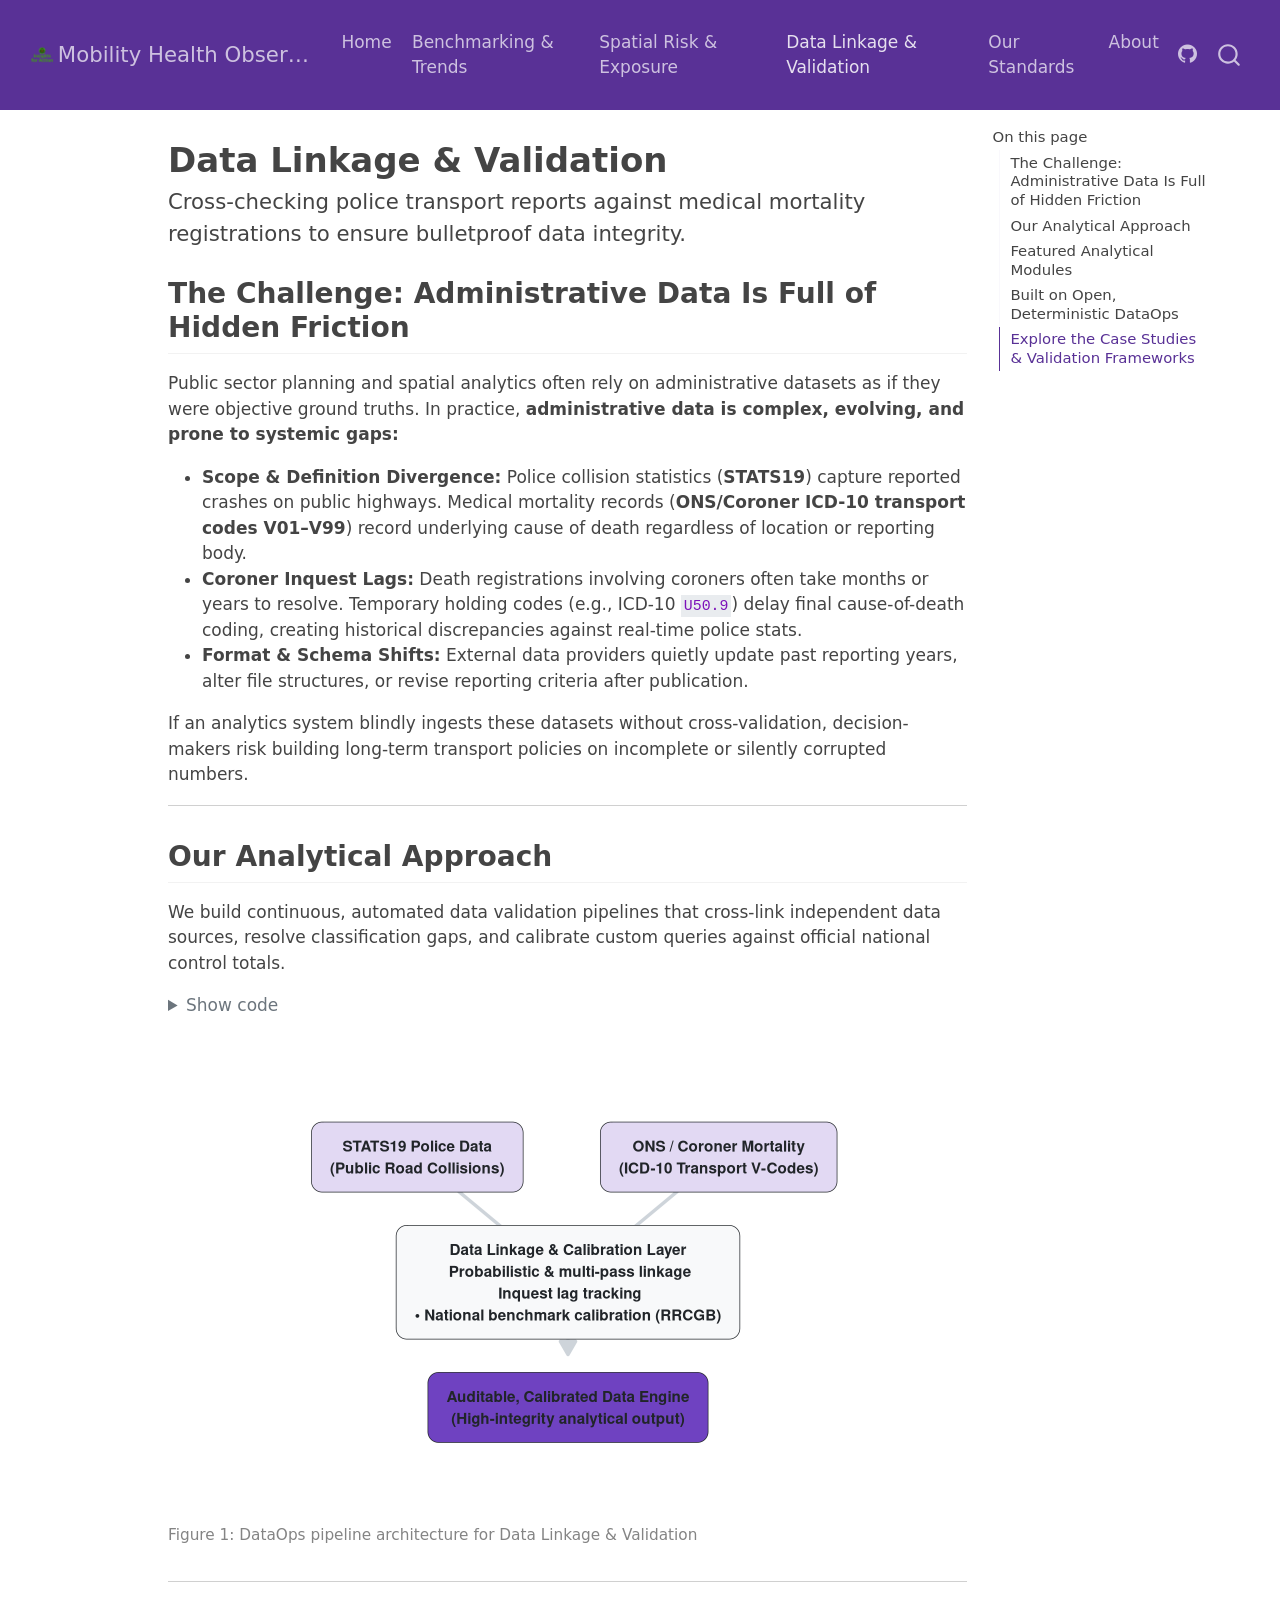
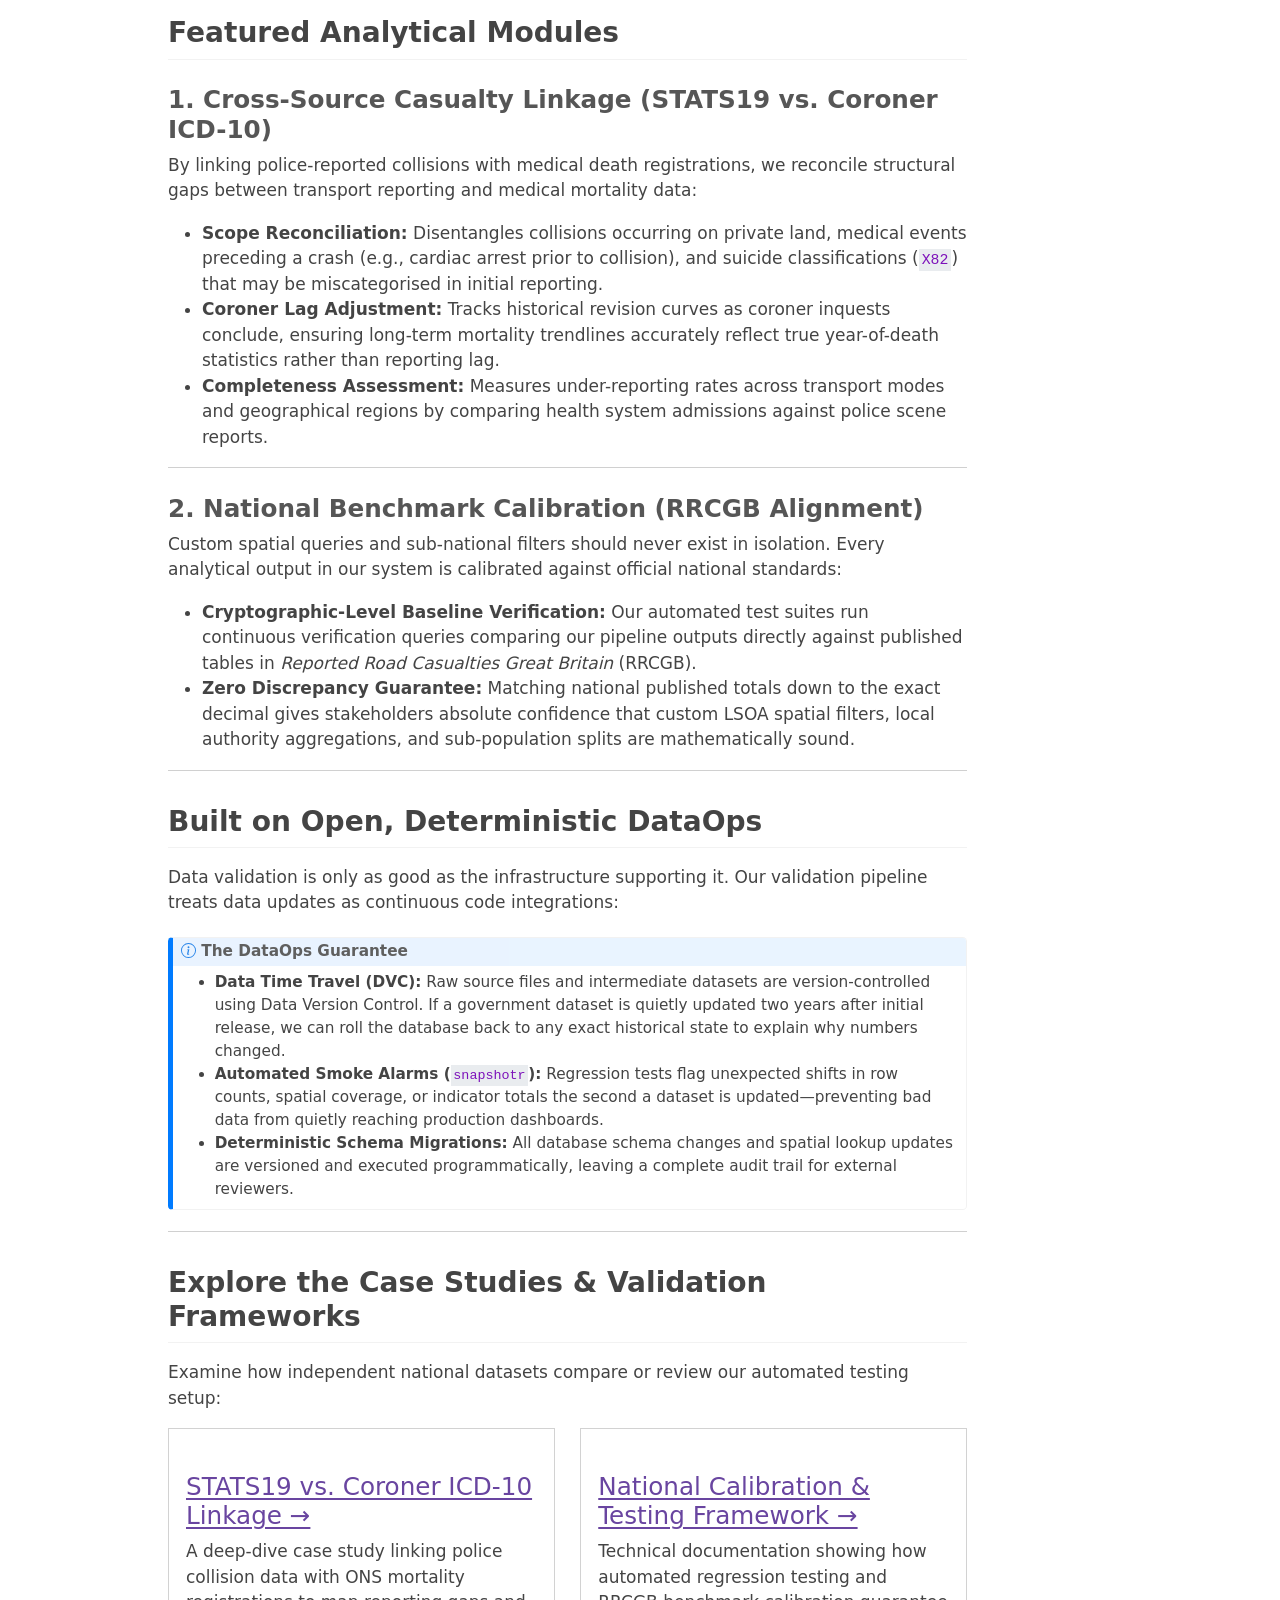
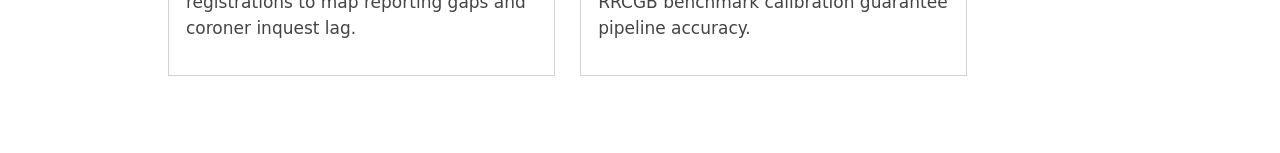
<file: pages/data-validation.html>
<!DOCTYPE html>
<html xmlns="http://www.w3.org/1999/xhtml" lang="en" xml:lang="en"><head>

<meta charset="utf-8">
<meta name="generator" content="quarto-1.10.18">

<meta name="viewport" content="width=device-width, initial-scale=1.0, user-scalable=yes">


<title>Data Linkage &amp; Validation – Mobility Health Observatory</title>
<style>
/* Default styles provided by pandoc.
** See https://pandoc.org/MANUAL.html#variables-for-html for config info.
*/
span.smallcaps{font-variant: small-caps;}
div.columns{display: flex; gap: 1.5em;}
div.column{flex: auto;}
@media screen {
div.columns{gap: min(4vw, 1.5em);}
div.column{overflow-x: auto;}
}
div.hanging-indent{margin-left: 1.5em; text-indent: -1.5em;}
ul.task-list{list-style: none;}
ul.task-list li input[type="checkbox"] {
  width: 0.8em;
  margin: 0 0.8em 0.2em -1em; /* quarto-specific, see https://github.com/quarto-dev/quarto-cli/issues/4556 */ 
  vertical-align: middle;
}
/* CSS for syntax highlighting */
html { -webkit-text-size-adjust: 100%; }
pre > code.sourceCode { white-space: pre; position: relative; }
pre > code.sourceCode > span { display: inline-block; line-height: 1.25; }
pre > code.sourceCode > span:empty { height: 1.2em; }
.sourceCode { overflow: visible; }
code.sourceCode > span { color: inherit; text-decoration: inherit; }
div.sourceCode { margin: 1em 0; }
pre.sourceCode { margin: 0; }
@media screen {
div.sourceCode { overflow: auto; }
}
@media print {
pre > code.sourceCode { white-space: pre-wrap; }
pre > code.sourceCode > span { text-indent: -5em; padding-left: 5em; }
}
pre.numberSource code
  { counter-reset: source-line 0; }
pre.numberSource code > span
  { position: relative; left: -4em; counter-increment: source-line; }
pre.numberSource code > span > a:first-child::before
  { content: counter(source-line);
    position: relative; left: -1em; text-align: right; vertical-align: baseline;
    border: none; display: inline-block;
    -webkit-touch-callout: none; -webkit-user-select: none;
    -khtml-user-select: none; -moz-user-select: none;
    -ms-user-select: none; user-select: none;
    padding: 0 4px; width: 4em;
  }
pre.numberSource { margin-left: 3em;  padding-left: 4px; }
div.sourceCode
  {   }
@media screen {
pre > code.sourceCode > span > a:first-child::before { text-decoration: underline; }
}
</style>


<script src="../site_libs/quarto-nav/quarto-nav.js"></script>
<script src="../site_libs/quarto-nav/headroom.min.js"></script>
<script src="../site_libs/clipboard/clipboard.min.js"></script>
<script src="../site_libs/quarto-search/autocomplete.umd.js"></script>
<script src="../site_libs/quarto-search/fuse.min.js"></script>
<script src="../site_libs/quarto-search/quarto-search.js"></script>
<meta name="quarto:offset" content="../">
<link href="../images/logo.png" rel="icon" type="image/png">
<script src="../site_libs/quarto-html/quarto.js" type="module"></script>
<script src="../site_libs/quarto-html/tabsets/tabsets.js" type="module"></script>
<script src="../site_libs/quarto-html/popper.min.js"></script>
<script src="../site_libs/quarto-html/tippy.umd.min.js"></script>
<script src="../site_libs/quarto-html/anchor.min.js"></script>
<link href="../site_libs/quarto-html/tippy.css" rel="stylesheet">
<link href="../site_libs/quarto-html/quarto-syntax-highlighting-64a204ab8560d761af7679ceaba22944.css" rel="stylesheet" id="quarto-text-highlighting-styles">
<script src="../site_libs/bootstrap/bootstrap.min.js"></script>
<link href="../site_libs/bootstrap/bootstrap-icons.css" rel="stylesheet">
<link href="../site_libs/bootstrap/bootstrap-662763f8251569270ca425a7bd661eb3.min.css" rel="stylesheet" append-hash="true" id="quarto-bootstrap" data-mode="light">
<script id="quarto-search-options" type="application/json">{
  "location": "navbar",
  "copy-button": false,
  "collapse-after": 3,
  "panel-placement": "end",
  "type": "overlay",
  "limit": 50,
  "keyboard-shortcut": [
    "f",
    "/",
    "s"
  ],
  "show-item-context": false,
  "language": {
    "search-no-results-text": "No results",
    "search-matching-documents-text": "matching documents",
    "search-copy-link-title": "Copy link to search",
    "search-hide-matches-text": "Hide additional matches",
    "search-more-match-text": "more match in this document",
    "search-more-matches-text": "more matches in this document",
    "search-clear-button-title": "Clear",
    "search-text-placeholder": "",
    "search-detached-cancel-button-title": "Cancel",
    "search-submit-button-title": "Submit",
    "search-label": "Search"
  }
}</script>


</head>

<body class="nav-fixed quarto-light">

<div id="quarto-search-results"></div>
  <header id="quarto-header" class="headroom fixed-top">
    <nav class="navbar navbar-expand-lg " data-bs-theme="dark">
      <div class="navbar-container container-fluid">
      <div class="navbar-brand-container mx-auto">
    <a href="../index.html" class="navbar-brand navbar-brand-logo">
    <img src="../images/logo.png" alt="" class="navbar-logo light-content">
    <img src="../images/logo.png" alt="" class="navbar-logo dark-content">
    </a>
    <a class="navbar-brand" href="../index.html">
    <span class="navbar-title">Mobility Health Observatory</span>
    </a>
  </div>
            <div id="quarto-search" class="" title="Search"></div>
          <button class="navbar-toggler" type="button" data-bs-toggle="collapse" data-bs-target="#navbarCollapse" aria-controls="navbarCollapse" role="menu" aria-expanded="false" aria-label="Toggle navigation" onclick="if (window.quartoToggleHeadroom) { window.quartoToggleHeadroom(); }">
  <span class="navbar-toggler-icon"></span>
</button>
          <div class="collapse navbar-collapse" id="navbarCollapse">
            <ul class="navbar-nav navbar-nav-scroll me-auto">
  <li class="nav-item">
    <a class="nav-link" href="../index.html"> 
<span class="menu-text">Home</span></a>
  </li>  
  <li class="nav-item">
    <a class="nav-link" href="../pages/benchmarking-trends.html"> 
<span class="menu-text">Benchmarking &amp; Trends</span></a>
  </li>  
  <li class="nav-item">
    <a class="nav-link" href="../pages/spatial-risk.html"> 
<span class="menu-text">Spatial Risk &amp; Exposure</span></a>
  </li>  
  <li class="nav-item">
    <a class="nav-link active" href="../pages/data-validation.html" aria-current="page"> 
<span class="menu-text">Data Linkage &amp; Validation</span></a>
  </li>  
  <li class="nav-item">
    <a class="nav-link" href="../approach.html"> 
<span class="menu-text">Our Standards</span></a>
  </li>  
  <li class="nav-item">
    <a class="nav-link" href="../about.html"> 
<span class="menu-text">About</span></a>
  </li>  
</ul>
            <ul class="navbar-nav navbar-nav-scroll ms-auto">
  <li class="nav-item compact">
    <a class="nav-link" href="https://github.com/phewson/mho-website"> <i class="bi bi-github" role="img">
</i> 
<span class="menu-text"></span></a>
  </li>  
</ul>
          </div> <!-- /navcollapse -->
            <div class="quarto-navbar-tools">
</div>
      </div> <!-- /container-fluid -->
    </nav>
</header>
<!-- content -->
<div id="quarto-content" class="quarto-container page-columns page-rows-contents page-layout-article page-navbar">
<!-- sidebar -->
<!-- margin-sidebar -->
    <div id="quarto-margin-sidebar" class="sidebar margin-sidebar">
        <nav id="TOC" role="doc-toc" class="toc-active">
    <h2 id="toc-title">On this page</h2>
   
  <ul class="collapse">
  <li><a href="#the-challenge-administrative-data-is-full-of-hidden-friction" id="toc-the-challenge-administrative-data-is-full-of-hidden-friction" class="nav-link active" data-scroll-target="#the-challenge-administrative-data-is-full-of-hidden-friction">The Challenge: Administrative Data Is Full of Hidden Friction</a></li>
  <li><a href="#our-analytical-approach" id="toc-our-analytical-approach" class="nav-link" data-scroll-target="#our-analytical-approach">Our Analytical Approach</a></li>
  <li><a href="#featured-analytical-modules" id="toc-featured-analytical-modules" class="nav-link" data-scroll-target="#featured-analytical-modules">Featured Analytical Modules</a></li>
  <li><a href="#built-on-open-deterministic-dataops" id="toc-built-on-open-deterministic-dataops" class="nav-link" data-scroll-target="#built-on-open-deterministic-dataops">Built on Open, Deterministic DataOps</a></li>
  <li><a href="#explore-the-case-studies-validation-frameworks" id="toc-explore-the-case-studies-validation-frameworks" class="nav-link" data-scroll-target="#explore-the-case-studies-validation-frameworks">Explore the Case Studies &amp; Validation Frameworks</a></li>
  </ul>
</nav>
    </div>
<!-- main -->
<main class="content" id="quarto-document-content">

<header id="title-block-header" class="quarto-title-block default">
<div class="quarto-title">
<h1 class="title">Data Linkage &amp; Validation</h1>
<p class="subtitle lead">Cross-checking police transport reports against medical mortality registrations to ensure bulletproof data integrity.</p>
</div>



<div class="quarto-title-meta">

    
  
    
  </div>
  


</header>


<section id="the-challenge-administrative-data-is-full-of-hidden-friction" class="level2">
<h2 class="anchored" data-anchor-id="the-challenge-administrative-data-is-full-of-hidden-friction">The Challenge: Administrative Data Is Full of Hidden Friction</h2>
<p>Public sector planning and spatial analytics often rely on administrative datasets as if they were objective ground truths. In practice, <strong>administrative data is complex, evolving, and prone to systemic gaps:</strong></p>
<ul>
<li><strong>Scope &amp; Definition Divergence:</strong> Police collision statistics (<strong>STATS19</strong>) capture reported crashes on public highways. Medical mortality records (<strong>ONS/Coroner ICD-10 transport codes V01–V99</strong>) record underlying cause of death regardless of location or reporting body.</li>
<li><strong>Coroner Inquest Lags:</strong> Death registrations involving coroners often take months or years to resolve. Temporary holding codes (e.g., ICD-10 <code>U50.9</code>) delay final cause-of-death coding, creating historical discrepancies against real-time police stats.</li>
<li><strong>Format &amp; Schema Shifts:</strong> External data providers quietly update past reporting years, alter file structures, or revise reporting criteria after publication.</li>
</ul>
<p>If an analytics system blindly ingests these datasets without cross-validation, decision-makers risk building long-term transport policies on incomplete or silently corrupted numbers.</p>
<hr>
</section>
<section id="our-analytical-approach" class="level2">
<h2 class="anchored" data-anchor-id="our-analytical-approach">Our Analytical Approach</h2>
<p>We build continuous, automated data validation pipelines that cross-link independent data sources, resolve classification gaps, and calibrate custom queries against official national control totals.</p>
<div class="cell">
<details class="code-fold">
<summary>Show code</summary>
<div class="code-copy-outer-scaffold"><div class="sourceCode cell-code" id="cb1"><pre class="sourceCode r code-with-copy"><code class="sourceCode r"><span id="cb1-1"><a href="#cb1-1" aria-hidden="true" tabindex="-1"></a><span class="fu">library</span>(tibble)</span>
<span id="cb1-2"><a href="#cb1-2" aria-hidden="true" tabindex="-1"></a><span class="fu">library</span>(tidygraph)</span>
<span id="cb1-3"><a href="#cb1-3" aria-hidden="true" tabindex="-1"></a><span class="fu">library</span>(ggraph)</span>
<span id="cb1-4"><a href="#cb1-4" aria-hidden="true" tabindex="-1"></a>nodes <span class="ot">&lt;-</span> <span class="fu">tibble</span>(<span class="at">id =</span> <span class="dv">1</span><span class="sc">:</span><span class="dv">4</span>,  <span class="at">name =</span> <span class="fu">c</span>(</span>
<span id="cb1-5"><a href="#cb1-5" aria-hidden="true" tabindex="-1"></a>    <span class="st">"STATS19 Police Data</span><span class="sc">\n</span><span class="st">(Public Road Collisions)"</span>,</span>
<span id="cb1-6"><a href="#cb1-6" aria-hidden="true" tabindex="-1"></a>    <span class="st">"ONS / Coroner Mortality</span><span class="sc">\n</span><span class="st">(ICD-10 Transport V-Codes)"</span>,</span>
<span id="cb1-7"><a href="#cb1-7" aria-hidden="true" tabindex="-1"></a>    <span class="st">"Data Linkage &amp; Calibration Layer</span><span class="sc">\n</span><span class="st"> Probabilistic &amp; multi-pass linkage</span><span class="sc">\n</span><span class="st"> Inquest lag tracking</span><span class="sc">\n</span><span class="st">• National benchmark calibration (RRCGB)"</span>,</span>
<span id="cb1-8"><a href="#cb1-8" aria-hidden="true" tabindex="-1"></a>    <span class="st">"Auditable, Calibrated Data Engine</span><span class="sc">\n</span><span class="st">(High-integrity analytical output)"</span>),</span>
<span id="cb1-9"><a href="#cb1-9" aria-hidden="true" tabindex="-1"></a>  <span class="at">node_type =</span> <span class="fu">c</span>(<span class="st">"source"</span>, <span class="st">"source"</span>, <span class="st">"branch"</span>, <span class="st">"sink"</span>), <span class="at">x =</span> <span class="fu">c</span>(<span class="sc">-</span><span class="fl">1.5</span>, <span class="fl">1.5</span>, <span class="dv">0</span>, <span class="dv">0</span>), <span class="at">y =</span> <span class="fu">c</span>(<span class="dv">2</span>, <span class="dv">2</span>, <span class="dv">1</span>, <span class="dv">0</span>))</span>
<span id="cb1-10"><a href="#cb1-10" aria-hidden="true" tabindex="-1"></a>edges <span class="ot">&lt;-</span> <span class="fu">tibble</span>(<span class="at">from =</span> <span class="fu">c</span>(<span class="dv">1</span>, <span class="dv">2</span>, <span class="dv">3</span>), <span class="at">to   =</span> <span class="fu">c</span>(<span class="dv">3</span>, <span class="dv">3</span>, <span class="dv">4</span>))</span>
<span id="cb1-11"><a href="#cb1-11" aria-hidden="true" tabindex="-1"></a>graph <span class="ot">&lt;-</span> <span class="fu">tbl_graph</span>(<span class="at">nodes =</span> nodes, <span class="at">edges =</span> edges, <span class="at">directed =</span> <span class="cn">TRUE</span>)</span>
<span id="cb1-12"><a href="#cb1-12" aria-hidden="true" tabindex="-1"></a>p <span class="ot">&lt;-</span> <span class="fu">ggraph</span>(graph, <span class="at">layout =</span> <span class="st">"manual"</span>, <span class="at">x =</span> x, <span class="at">y =</span> y) <span class="sc">+</span></span>
<span id="cb1-13"><a href="#cb1-13" aria-hidden="true" tabindex="-1"></a>  <span class="fu">geom_edge_link</span>(<span class="at">arrow =</span> <span class="fu">arrow</span>(<span class="at">length =</span> <span class="fu">unit</span>(<span class="dv">4</span>, <span class="st">"mm"</span>), <span class="at">type =</span> <span class="st">"closed"</span>),</span>
<span id="cb1-14"><a href="#cb1-14" aria-hidden="true" tabindex="-1"></a>    <span class="at">end_cap =</span> <span class="fu">circle</span>(<span class="dv">14</span>, <span class="st">"mm"</span>), <span class="at">color =</span> <span class="st">"#ced4da"</span>, <span class="at">width =</span> <span class="fl">1.2</span>) <span class="sc">+</span></span>
<span id="cb1-15"><a href="#cb1-15" aria-hidden="true" tabindex="-1"></a>  <span class="fu">geom_node_label</span>(<span class="fu">aes</span>(<span class="at">label =</span> name, <span class="at">fill =</span> node_type), <span class="at">color =</span> <span class="st">"#212529"</span>, <span class="at">fontface =</span> <span class="st">"bold"</span>,</span>
<span id="cb1-16"><a href="#cb1-16" aria-hidden="true" tabindex="-1"></a>    <span class="at">label.padding =</span> <span class="fu">unit</span>(<span class="dv">14</span>, <span class="st">"pt"</span>), <span class="at">label.r =</span> <span class="fu">unit</span>(<span class="dv">8</span>, <span class="st">"pt"</span>), <span class="at">size =</span> <span class="dv">4</span>) <span class="sc">+</span></span>
<span id="cb1-17"><a href="#cb1-17" aria-hidden="true" tabindex="-1"></a>  <span class="fu">scale_fill_manual</span>(<span class="at">values =</span> <span class="fu">c</span>(<span class="st">"source"</span> <span class="ot">=</span> <span class="st">"#e2d9f3"</span>, <span class="st">"branch"</span> <span class="ot">=</span> <span class="st">"#f8f9fa"</span>, <span class="st">"sink"</span>   <span class="ot">=</span> <span class="st">"#6f42c1"</span>)) <span class="sc">+</span></span>
<span id="cb1-18"><a href="#cb1-18" aria-hidden="true" tabindex="-1"></a>  <span class="fu">scale_x_continuous</span>(<span class="at">limits =</span> <span class="fu">c</span>(<span class="sc">-</span><span class="fl">2.8</span>, <span class="fl">2.8</span>)) <span class="sc">+</span></span>
<span id="cb1-19"><a href="#cb1-19" aria-hidden="true" tabindex="-1"></a>  <span class="fu">scale_y_continuous</span>(<span class="at">limits =</span> <span class="fu">c</span>(<span class="sc">-</span><span class="fl">0.5</span>, <span class="fl">2.6</span>)) <span class="sc">+</span></span>
<span id="cb1-20"><a href="#cb1-20" aria-hidden="true" tabindex="-1"></a>  <span class="fu">theme_void</span>() <span class="sc">+</span></span>
<span id="cb1-21"><a href="#cb1-21" aria-hidden="true" tabindex="-1"></a>  <span class="fu">theme</span>(<span class="at">legend.position =</span> <span class="st">"none"</span>, <span class="at">plot.margin =</span> <span class="fu">margin</span>(<span class="dv">20</span>, <span class="dv">20</span>, <span class="dv">20</span>, <span class="dv">20</span>))</span>
<span id="cb1-22"><a href="#cb1-22" aria-hidden="true" tabindex="-1"></a></span>
<span id="cb1-23"><a href="#cb1-23" aria-hidden="true" tabindex="-1"></a>p</span></code></pre></div><button title="Copy to Clipboard" class="code-copy-button"><i class="bi"></i></button></div>
</details>
<div class="cell-output-display">
<div id="fig-data-validation-architecture" class="quarto-float quarto-figure quarto-figure-center anchored">
<figure class="quarto-float quarto-float-fig figure">
<div aria-describedby="fig-data-validation-architecture-caption-0ceaefa1-69ba-4598-a22c-09a6ac19f8ca">
<img src="data-validation_files/figure-html/fig-data-validation-architecture-1.png" class="img-fluid figure-img" width="672">
</div>
<figcaption class="quarto-float-caption-bottom quarto-float-caption quarto-float-fig" id="fig-data-validation-architecture-caption-0ceaefa1-69ba-4598-a22c-09a6ac19f8ca">
Figure&nbsp;1: DataOps pipeline architecture for Data Linkage &amp; Validation
</figcaption>
</figure>
</div>
</div>
</div>
<hr>
</section>
<section id="featured-analytical-modules" class="level2">
<h2 class="anchored" data-anchor-id="featured-analytical-modules">Featured Analytical Modules</h2>
<section id="cross-source-casualty-linkage-stats19-vs.-coroner-icd-10" class="level3">
<h3 class="anchored" data-anchor-id="cross-source-casualty-linkage-stats19-vs.-coroner-icd-10">1. Cross-Source Casualty Linkage (STATS19 vs.&nbsp;Coroner ICD-10)</h3>
<p>By linking police-reported collisions with medical death registrations, we reconcile structural gaps between transport reporting and medical mortality data:</p>
<ul>
<li><strong>Scope Reconciliation:</strong> Disentangles collisions occurring on private land, medical events preceding a crash (e.g., cardiac arrest prior to collision), and suicide classifications (<code>X82</code>) that may be miscategorised in initial reporting.</li>
<li><strong>Coroner Lag Adjustment:</strong> Tracks historical revision curves as coroner inquests conclude, ensuring long-term mortality trendlines accurately reflect true year-of-death statistics rather than reporting lag.</li>
<li><strong>Completeness Assessment:</strong> Measures under-reporting rates across transport modes and geographical regions by comparing health system admissions against police scene reports.</li>
</ul>
<hr>
</section>
<section id="national-benchmark-calibration-rrcgb-alignment" class="level3">
<h3 class="anchored" data-anchor-id="national-benchmark-calibration-rrcgb-alignment">2. National Benchmark Calibration (RRCGB Alignment)</h3>
<p>Custom spatial queries and sub-national filters should never exist in isolation. Every analytical output in our system is calibrated against official national standards:</p>
<ul>
<li><strong>Cryptographic-Level Baseline Verification:</strong> Our automated test suites run continuous verification queries comparing our pipeline outputs directly against published tables in <em>Reported Road Casualties Great Britain</em> (RRCGB).</li>
<li><strong>Zero Discrepancy Guarantee:</strong> Matching national published totals down to the exact decimal gives stakeholders absolute confidence that custom LSOA spatial filters, local authority aggregations, and sub-population splits are mathematically sound.</li>
</ul>
<hr>
</section>
</section>
<section id="built-on-open-deterministic-dataops" class="level2">
<h2 class="anchored" data-anchor-id="built-on-open-deterministic-dataops">Built on Open, Deterministic DataOps</h2>
<p>Data validation is only as good as the infrastructure supporting it. Our validation pipeline treats data updates as continuous code integrations:</p>
<div class="callout callout-style-default callout-note callout-titled">
<div class="callout-header d-flex align-content-center">
<div class="callout-icon-container">
<i class="callout-icon"></i>
</div>
<div class="callout-title-container flex-fill">
<span class="screen-reader-only">Note</span>The DataOps Guarantee
</div>
</div>
<div class="callout-body-container callout-body">
<ul>
<li><strong>Data Time Travel (DVC):</strong> Raw source files and intermediate datasets are version-controlled using Data Version Control. If a government dataset is quietly updated two years after initial release, we can roll the database back to any exact historical state to explain why numbers changed.</li>
<li><strong>Automated Smoke Alarms (<code>snapshotr</code>):</strong> Regression tests flag unexpected shifts in row counts, spatial coverage, or indicator totals the second a dataset is updated—preventing bad data from quietly reaching production dashboards.</li>
<li><strong>Deterministic Schema Migrations:</strong> All database schema changes and spatial lookup updates are versioned and executed programmatically, leaving a complete audit trail for external reviewers.</li>
</ul>
</div>
</div>
<hr>
</section>
<section id="explore-the-case-studies-validation-frameworks" class="level2">
<h2 class="anchored" data-anchor-id="explore-the-case-studies-validation-frameworks">Explore the Case Studies &amp; Validation Frameworks</h2>
<p>Examine how independent national datasets compare or review our automated testing setup:</p>
<div class="grid">
<div class="g-col-12 g-col-md-6">
<div class="card h-100">
<section id="stats19-vs.-coroner-icd-10-linkage" class="level3 card-body">
<h3 class="anchored" data-anchor-id="stats19-vs.-coroner-icd-10-linkage"><a href="../pages/stats19-icd10-linkage.html">STATS19 vs.&nbsp;Coroner ICD-10 Linkage →</a></h3>
<p>A deep-dive case study linking police collision data with ONS mortality registrations to map reporting gaps and coroner inquest lag.</p>
</section>
</div>
</div>
<div class="g-col-12 g-col-md-6">
<div class="card h-100">
<section id="national-calibration-testing-framework" class="level3 card-body">
<h3 class="anchored" data-anchor-id="national-calibration-testing-framework"><a href="../pages/rrcgb-calibration.html">National Calibration &amp; Testing Framework →</a></h3>
<p>Technical documentation showing how automated regression testing and RRCGB benchmark calibration guarantee pipeline accuracy.</p>
</section>
</div>
</div>
</div>


</section>

</main> <!-- /main -->
<script id="quarto-html-after-body" type="application/javascript">
  window.document.addEventListener("DOMContentLoaded", function (event) {
    const icon = "";
    const anchorJS = new window.AnchorJS();
    anchorJS.options = {
      placement: 'right',
      icon: icon
    };
    anchorJS.add('.anchored');
    const isCodeAnnotation = (el) => {
      for (const clz of el.classList) {
        if (clz.startsWith('code-annotation-')) {                     
          return true;
        }
      }
      return false;
    }
    const onCopySuccess = function(e) {
      // button target
      const button = e.trigger;
      // don't keep focus
      button.blur();
      // flash "checked"
      button.classList.add('code-copy-button-checked');
      var currentTitle = button.getAttribute("title");
      button.setAttribute("title", "Copied!");
      let tooltip;
      if (window.bootstrap) {
        button.setAttribute("data-bs-toggle", "tooltip");
        button.setAttribute("data-bs-placement", "left");
        button.setAttribute("data-bs-title", "Copied!");
        tooltip = new bootstrap.Tooltip(button, 
          { trigger: "manual", 
            customClass: "code-copy-button-tooltip",
            offset: [0, -8]});
        tooltip.show();    
      }
      setTimeout(function() {
        if (tooltip) {
          tooltip.hide();
          button.removeAttribute("data-bs-title");
          button.removeAttribute("data-bs-toggle");
          button.removeAttribute("data-bs-placement");
        }
        button.setAttribute("title", currentTitle);
        button.classList.remove('code-copy-button-checked');
      }, 1000);
      // clear code selection
      e.clearSelection();
    }
    const getTextToCopy = function(trigger) {
      const outerScaffold = trigger.parentElement.cloneNode(true);
      const codeEl = outerScaffold.querySelector('code');
      for (const childEl of codeEl.children) {
        if (isCodeAnnotation(childEl)) {
          childEl.remove();
        }
      }
      return codeEl.innerText;
    }
    const clipboard = new window.ClipboardJS('.code-copy-button:not([data-in-quarto-modal])', {
      text: getTextToCopy
    });
    clipboard.on('success', onCopySuccess);
    if (window.document.getElementById('quarto-embedded-source-code-modal')) {
      const clipboardModal = new window.ClipboardJS('.code-copy-button[data-in-quarto-modal]', {
        text: getTextToCopy,
        container: window.document.getElementById('quarto-embedded-source-code-modal')
      });
      clipboardModal.on('success', onCopySuccess);
    }
      var localhostRegex = new RegExp(/^(?:http|https):\/\/localhost\:?[0-9]*\//);
      var mailtoRegex = new RegExp(/^mailto:/);
        var filterRegex = new RegExp("https:\/\/mobility\.insightsforaction\.uk");
      var isInternal = (href) => {
          return filterRegex.test(href) || localhostRegex.test(href) || mailtoRegex.test(href);
      }
      // Inspect non-navigation links and adorn them if external
     var links = window.document.querySelectorAll('a[href]:not(.nav-link):not(.navbar-brand):not(.toc-action):not(.sidebar-link):not(.sidebar-item-toggle):not(.pagination-link):not(.no-external):not([aria-hidden]):not(.dropdown-item):not(.quarto-navigation-tool):not(.about-link)');
      for (var i=0; i<links.length; i++) {
        const link = links[i];
        if (!isInternal(link.href)) {
          // undo the damage that might have been done by quarto-nav.js in the case of
          // links that we want to consider external
          if (link.dataset.originalHref !== undefined) {
            link.href = link.dataset.originalHref;
          }
        }
      }
    function tippyHover(el, contentFn, onTriggerFn, onUntriggerFn) {
      const config = {
        allowHTML: true,
        maxWidth: 500,
        delay: 100,
        arrow: false,
        appendTo: function(el) {
            return el.parentElement;
        },
        interactive: true,
        interactiveBorder: 10,
        theme: 'quarto',
        placement: 'bottom-start',
      };
      if (contentFn) {
        config.content = contentFn;
      }
      if (onTriggerFn) {
        config.onTrigger = onTriggerFn;
      }
      if (onUntriggerFn) {
        config.onUntrigger = onUntriggerFn;
      }
      window.tippy(el, config); 
    }
    const noterefs = window.document.querySelectorAll('a[role="doc-noteref"]');
    for (var i=0; i<noterefs.length; i++) {
      const ref = noterefs[i];
      tippyHover(ref, function() {
        // use id or data attribute instead here
        let href = ref.getAttribute('data-footnote-href') || ref.getAttribute('href');
        try { href = new URL(href).hash; } catch {}
        const id = href.replace(/^#\/?/, "");
        const note = window.document.getElementById(id);
        if (note) {
          return note.innerHTML;
        } else {
          return "";
        }
      });
    }
    const xrefs = window.document.querySelectorAll('a.quarto-xref');
    const processXRef = (id, note) => {
      // Strip column container classes
      const stripColumnClz = (el) => {
        el.classList.remove("page-full", "page-columns");
        if (el.children) {
          for (const child of el.children) {
            stripColumnClz(child);
          }
        }
      }
      stripColumnClz(note)
      if (id === null || id.startsWith('sec-')) {
        // Special case sections, only their first couple elements
        const container = document.createElement("div");
        if (note.children && note.children.length > 2) {
          container.appendChild(note.children[0].cloneNode(true));
          for (let i = 1; i < note.children.length; i++) {
            const child = note.children[i];
            if (child.tagName === "P" && child.innerText === "") {
              continue;
            } else {
              container.appendChild(child.cloneNode(true));
              break;
            }
          }
          if (window.Quarto?.typesetMath) {
            window.Quarto.typesetMath(container);
          }
          return container.innerHTML
        } else {
          if (window.Quarto?.typesetMath) {
            window.Quarto.typesetMath(note);
          }
          return note.innerHTML;
        }
      } else {
        // Remove any anchor links if they are present
        const anchorLink = note.querySelector('a.anchorjs-link');
        if (anchorLink) {
          anchorLink.remove();
        }
        if (window.Quarto?.typesetMath) {
          window.Quarto.typesetMath(note);
        }
        if (note.classList.contains("callout")) {
          return note.outerHTML;
        } else {
          return note.innerHTML;
        }
      }
    }
    for (var i=0; i<xrefs.length; i++) {
      const xref = xrefs[i];
      tippyHover(xref, undefined, function(instance) {
        instance.disable();
        let url = xref.getAttribute('href');
        let hash = undefined; 
        if (url.startsWith('#')) {
          hash = url;
        } else {
          try { hash = new URL(url).hash; } catch {}
        }
        if (hash) {
          const id = hash.replace(/^#\/?/, "");
          const note = window.document.getElementById(id);
          if (note !== null) {
            try {
              const html = processXRef(id, note.cloneNode(true));
              instance.setContent(html);
            } finally {
              instance.enable();
              instance.show();
            }
          } else {
            // See if we can fetch this
            fetch(url.split('#')[0])
            .then(res => res.text())
            .then(html => {
              const parser = new DOMParser();
              const htmlDoc = parser.parseFromString(html, "text/html");
              const note = htmlDoc.getElementById(id);
              if (note !== null) {
                const html = processXRef(id, note);
                instance.setContent(html);
              } 
            }).finally(() => {
              instance.enable();
              instance.show();
            });
          }
        } else {
          // See if we can fetch a full url (with no hash to target)
          // This is a special case and we should probably do some content thinning / targeting
          fetch(url)
          .then(res => res.text())
          .then(html => {
            const parser = new DOMParser();
            const htmlDoc = parser.parseFromString(html, "text/html");
            const note = htmlDoc.querySelector('main.content');
            if (note !== null) {
              // This should only happen for chapter cross references
              // (since there is no id in the URL)
              // remove the first header
              if (note.children.length > 0 && note.children[0].tagName === "HEADER") {
                note.children[0].remove();
              }
              const html = processXRef(null, note);
              instance.setContent(html);
            } 
          }).finally(() => {
            instance.enable();
            instance.show();
          });
        }
      }, function(instance) {
      });
    }
        let selectedAnnoteEl;
        const selectorForAnnotation = ( cell, annotation) => {
          let cellAttr = 'data-code-cell="' + cell + '"';
          let lineAttr = 'data-code-annotation="' +  annotation + '"';
          const selector = 'span[' + cellAttr + '][' + lineAttr + ']';
          return selector;
        }
        const selectCodeLines = (annoteEl) => {
          const doc = window.document;
          const targetCell = annoteEl.getAttribute("data-target-cell");
          const targetAnnotation = annoteEl.getAttribute("data-target-annotation");
          const annoteSpan = window.document.querySelector(selectorForAnnotation(targetCell, targetAnnotation));
          const lines = annoteSpan.getAttribute("data-code-lines").split(",");
          const lineIds = lines.map((line) => {
            return targetCell + "-" + line;
          })
          let top = null;
          let height = null;
          let parent = null;
          if (lineIds.length > 0) {
              //compute the position of the single el (top and bottom and make a div)
              const el = window.document.getElementById(lineIds[0]);
              top = el.offsetTop;
              height = el.offsetHeight;
              parent = el.parentElement.parentElement;
            if (lineIds.length > 1) {
              const lastEl = window.document.getElementById(lineIds[lineIds.length - 1]);
              const bottom = lastEl.offsetTop + lastEl.offsetHeight;
              height = bottom - top;
            }
            if (top !== null && height !== null && parent !== null) {
              // cook up a div (if necessary) and position it 
              let div = window.document.getElementById("code-annotation-line-highlight");
              if (div === null) {
                div = window.document.createElement("div");
                div.setAttribute("id", "code-annotation-line-highlight");
                div.style.position = 'absolute';
                parent.appendChild(div);
              }
              div.style.top = top - 2 + "px";
              div.style.height = height + 4 + "px";
              div.style.left = 0;
              let gutterDiv = window.document.getElementById("code-annotation-line-highlight-gutter");
              if (gutterDiv === null) {
                gutterDiv = window.document.createElement("div");
                gutterDiv.setAttribute("id", "code-annotation-line-highlight-gutter");
                gutterDiv.style.position = 'absolute';
                const codeCell = window.document.getElementById(targetCell);
                const gutter = codeCell.querySelector('.code-annotation-gutter');
                gutter.appendChild(gutterDiv);
              }
              gutterDiv.style.top = top - 2 + "px";
              gutterDiv.style.height = height + 4 + "px";
            }
            selectedAnnoteEl = annoteEl;
          }
        };
        const unselectCodeLines = () => {
          const elementsIds = ["code-annotation-line-highlight", "code-annotation-line-highlight-gutter"];
          elementsIds.forEach((elId) => {
            const div = window.document.getElementById(elId);
            if (div) {
              div.remove();
            }
          });
          selectedAnnoteEl = undefined;
        };
          // Handle positioning of the toggle
      window.addEventListener(
        "resize",
        throttle(() => {
          elRect = undefined;
          if (selectedAnnoteEl) {
            selectCodeLines(selectedAnnoteEl);
          }
        }, 10)
      );
      function throttle(fn, ms) {
      let throttle = false;
      let timer;
        return (...args) => {
          if(!throttle) { // first call gets through
              fn.apply(this, args);
              throttle = true;
          } else { // all the others get throttled
              if(timer) clearTimeout(timer); // cancel #2
              timer = setTimeout(() => {
                fn.apply(this, args);
                timer = throttle = false;
              }, ms);
          }
        };
      }
        // Attach click handler to the DT
        const annoteDls = window.document.querySelectorAll('dt[data-target-cell]');
        for (const annoteDlNode of annoteDls) {
          annoteDlNode.addEventListener('click', (event) => {
            const clickedEl = event.target;
            if (clickedEl !== selectedAnnoteEl) {
              unselectCodeLines();
              const activeEl = window.document.querySelector('dt[data-target-cell].code-annotation-active');
              if (activeEl) {
                activeEl.classList.remove('code-annotation-active');
              }
              selectCodeLines(clickedEl);
              clickedEl.classList.add('code-annotation-active');
            } else {
              // Unselect the line
              unselectCodeLines();
              clickedEl.classList.remove('code-annotation-active');
            }
          });
        }
    const findCites = (el) => {
      const parentEl = el.parentElement;
      if (parentEl) {
        const cites = parentEl.dataset.cites;
        if (cites) {
          return {
            el,
            cites: cites.split(' ')
          };
        } else {
          return findCites(el.parentElement)
        }
      } else {
        return undefined;
      }
    };
    var bibliorefs = window.document.querySelectorAll('a[role="doc-biblioref"]');
    for (var i=0; i<bibliorefs.length; i++) {
      const ref = bibliorefs[i];
      const citeInfo = findCites(ref);
      if (citeInfo) {
        tippyHover(citeInfo.el, function() {
          var popup = window.document.createElement('div');
          citeInfo.cites.forEach(function(cite) {
            var citeDiv = window.document.createElement('div');
            citeDiv.classList.add('hanging-indent');
            citeDiv.classList.add('csl-entry');
            var biblioDiv = window.document.getElementById('ref-' + cite);
            if (biblioDiv) {
              citeDiv.innerHTML = biblioDiv.innerHTML;
            }
            popup.appendChild(citeDiv);
          });
          return popup.innerHTML;
        });
      }
    }
  });
  </script>
</div> <!-- /content -->




</body></html>
</file>
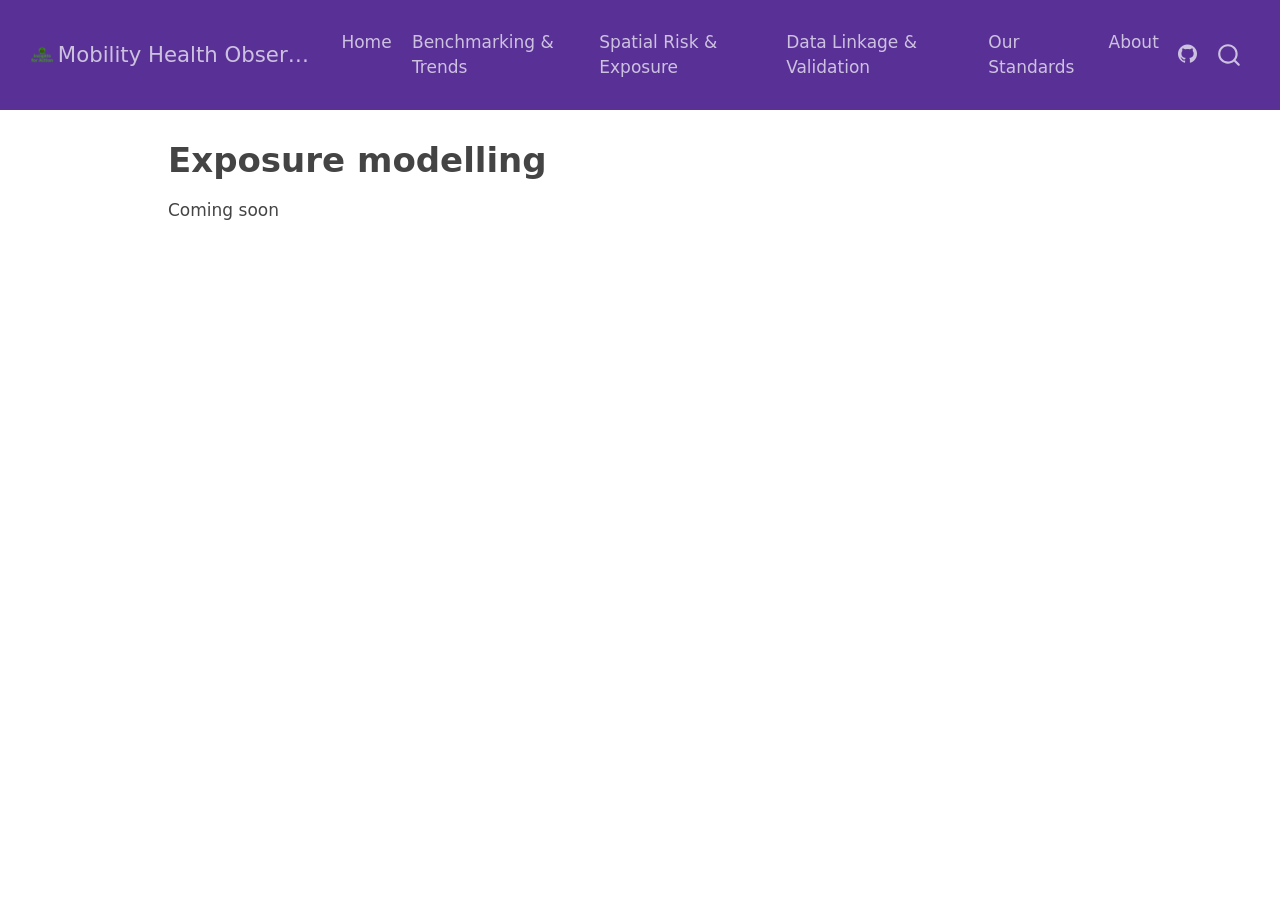
<file: pages/exposure-modelling.html>
<!DOCTYPE html>
<html xmlns="http://www.w3.org/1999/xhtml" lang="en" xml:lang="en"><head>

<meta charset="utf-8">
<meta name="generator" content="quarto-1.10.18">

<meta name="viewport" content="width=device-width, initial-scale=1.0, user-scalable=yes">


<title>Exposure modelling – Mobility Health Observatory</title>
<style>
/* Default styles provided by pandoc.
** See https://pandoc.org/MANUAL.html#variables-for-html for config info.
*/
span.smallcaps{font-variant: small-caps;}
div.columns{display: flex; gap: 1.5em;}
div.column{flex: auto;}
@media screen {
div.columns{gap: min(4vw, 1.5em);}
div.column{overflow-x: auto;}
}
div.hanging-indent{margin-left: 1.5em; text-indent: -1.5em;}
ul.task-list{list-style: none;}
ul.task-list li input[type="checkbox"] {
  width: 0.8em;
  margin: 0 0.8em 0.2em -1em; /* quarto-specific, see https://github.com/quarto-dev/quarto-cli/issues/4556 */ 
  vertical-align: middle;
}
</style>


<script src="../site_libs/quarto-nav/quarto-nav.js"></script>
<script src="../site_libs/quarto-nav/headroom.min.js"></script>
<script src="../site_libs/clipboard/clipboard.min.js"></script>
<script src="../site_libs/quarto-search/autocomplete.umd.js"></script>
<script src="../site_libs/quarto-search/fuse.min.js"></script>
<script src="../site_libs/quarto-search/quarto-search.js"></script>
<meta name="quarto:offset" content="../">
<link href="../images/logo.png" rel="icon" type="image/png">
<script src="../site_libs/quarto-html/quarto.js" type="module"></script>
<script src="../site_libs/quarto-html/tabsets/tabsets.js" type="module"></script>
<script src="../site_libs/quarto-html/popper.min.js"></script>
<script src="../site_libs/quarto-html/tippy.umd.min.js"></script>
<script src="../site_libs/quarto-html/anchor.min.js"></script>
<link href="../site_libs/quarto-html/tippy.css" rel="stylesheet">
<link href="../site_libs/quarto-html/quarto-syntax-highlighting-64a204ab8560d761af7679ceaba22944.css" rel="stylesheet" id="quarto-text-highlighting-styles">
<script src="../site_libs/bootstrap/bootstrap.min.js"></script>
<link href="../site_libs/bootstrap/bootstrap-icons.css" rel="stylesheet">
<link href="../site_libs/bootstrap/bootstrap-662763f8251569270ca425a7bd661eb3.min.css" rel="stylesheet" append-hash="true" id="quarto-bootstrap" data-mode="light">
<script id="quarto-search-options" type="application/json">{
  "location": "navbar",
  "copy-button": false,
  "collapse-after": 3,
  "panel-placement": "end",
  "type": "overlay",
  "limit": 50,
  "keyboard-shortcut": [
    "f",
    "/",
    "s"
  ],
  "show-item-context": false,
  "language": {
    "search-no-results-text": "No results",
    "search-matching-documents-text": "matching documents",
    "search-copy-link-title": "Copy link to search",
    "search-hide-matches-text": "Hide additional matches",
    "search-more-match-text": "more match in this document",
    "search-more-matches-text": "more matches in this document",
    "search-clear-button-title": "Clear",
    "search-text-placeholder": "",
    "search-detached-cancel-button-title": "Cancel",
    "search-submit-button-title": "Submit",
    "search-label": "Search"
  }
}</script>


</head>

<body class="nav-fixed quarto-light">

<div id="quarto-search-results"></div>
  <header id="quarto-header" class="headroom fixed-top">
    <nav class="navbar navbar-expand-lg " data-bs-theme="dark">
      <div class="navbar-container container-fluid">
      <div class="navbar-brand-container mx-auto">
    <a href="../index.html" class="navbar-brand navbar-brand-logo">
    <img src="../images/logo.png" alt="" class="navbar-logo light-content">
    <img src="../images/logo.png" alt="" class="navbar-logo dark-content">
    </a>
    <a class="navbar-brand" href="../index.html">
    <span class="navbar-title">Mobility Health Observatory</span>
    </a>
  </div>
            <div id="quarto-search" class="" title="Search"></div>
          <button class="navbar-toggler" type="button" data-bs-toggle="collapse" data-bs-target="#navbarCollapse" aria-controls="navbarCollapse" role="menu" aria-expanded="false" aria-label="Toggle navigation" onclick="if (window.quartoToggleHeadroom) { window.quartoToggleHeadroom(); }">
  <span class="navbar-toggler-icon"></span>
</button>
          <div class="collapse navbar-collapse" id="navbarCollapse">
            <ul class="navbar-nav navbar-nav-scroll me-auto">
  <li class="nav-item">
    <a class="nav-link" href="../index.html"> 
<span class="menu-text">Home</span></a>
  </li>  
  <li class="nav-item">
    <a class="nav-link" href="../pages/benchmarking-trends.html"> 
<span class="menu-text">Benchmarking &amp; Trends</span></a>
  </li>  
  <li class="nav-item">
    <a class="nav-link" href="../pages/spatial-risk.html"> 
<span class="menu-text">Spatial Risk &amp; Exposure</span></a>
  </li>  
  <li class="nav-item">
    <a class="nav-link" href="../pages/data-validation.html"> 
<span class="menu-text">Data Linkage &amp; Validation</span></a>
  </li>  
  <li class="nav-item">
    <a class="nav-link" href="../approach.html"> 
<span class="menu-text">Our Standards</span></a>
  </li>  
  <li class="nav-item">
    <a class="nav-link" href="../about.html"> 
<span class="menu-text">About</span></a>
  </li>  
</ul>
            <ul class="navbar-nav navbar-nav-scroll ms-auto">
  <li class="nav-item compact">
    <a class="nav-link" href="https://github.com/phewson/mho-website"> <i class="bi bi-github" role="img">
</i> 
<span class="menu-text"></span></a>
  </li>  
</ul>
          </div> <!-- /navcollapse -->
            <div class="quarto-navbar-tools">
</div>
      </div> <!-- /container-fluid -->
    </nav>
</header>
<!-- content -->
<div id="quarto-content" class="quarto-container page-columns page-rows-contents page-layout-article page-navbar">
<!-- sidebar -->
<!-- margin-sidebar -->
    <div id="quarto-margin-sidebar" class="sidebar margin-sidebar zindex-bottom">
        
    </div>
<!-- main -->
<main class="content" id="quarto-document-content">

<header id="title-block-header" class="quarto-title-block default">
<div class="quarto-title">
<h1 class="title">Exposure modelling</h1>
</div>



<div class="quarto-title-meta">

    
  
    
  </div>
  


</header>


<p>Coming soon</p>



</main> <!-- /main -->
<script id="quarto-html-after-body" type="application/javascript">
  window.document.addEventListener("DOMContentLoaded", function (event) {
    const icon = "";
    const anchorJS = new window.AnchorJS();
    anchorJS.options = {
      placement: 'right',
      icon: icon
    };
    anchorJS.add('.anchored');
    const isCodeAnnotation = (el) => {
      for (const clz of el.classList) {
        if (clz.startsWith('code-annotation-')) {                     
          return true;
        }
      }
      return false;
    }
    const onCopySuccess = function(e) {
      // button target
      const button = e.trigger;
      // don't keep focus
      button.blur();
      // flash "checked"
      button.classList.add('code-copy-button-checked');
      var currentTitle = button.getAttribute("title");
      button.setAttribute("title", "Copied!");
      let tooltip;
      if (window.bootstrap) {
        button.setAttribute("data-bs-toggle", "tooltip");
        button.setAttribute("data-bs-placement", "left");
        button.setAttribute("data-bs-title", "Copied!");
        tooltip = new bootstrap.Tooltip(button, 
          { trigger: "manual", 
            customClass: "code-copy-button-tooltip",
            offset: [0, -8]});
        tooltip.show();    
      }
      setTimeout(function() {
        if (tooltip) {
          tooltip.hide();
          button.removeAttribute("data-bs-title");
          button.removeAttribute("data-bs-toggle");
          button.removeAttribute("data-bs-placement");
        }
        button.setAttribute("title", currentTitle);
        button.classList.remove('code-copy-button-checked');
      }, 1000);
      // clear code selection
      e.clearSelection();
    }
    const getTextToCopy = function(trigger) {
      const outerScaffold = trigger.parentElement.cloneNode(true);
      const codeEl = outerScaffold.querySelector('code');
      for (const childEl of codeEl.children) {
        if (isCodeAnnotation(childEl)) {
          childEl.remove();
        }
      }
      return codeEl.innerText;
    }
    const clipboard = new window.ClipboardJS('.code-copy-button:not([data-in-quarto-modal])', {
      text: getTextToCopy
    });
    clipboard.on('success', onCopySuccess);
    if (window.document.getElementById('quarto-embedded-source-code-modal')) {
      const clipboardModal = new window.ClipboardJS('.code-copy-button[data-in-quarto-modal]', {
        text: getTextToCopy,
        container: window.document.getElementById('quarto-embedded-source-code-modal')
      });
      clipboardModal.on('success', onCopySuccess);
    }
      var localhostRegex = new RegExp(/^(?:http|https):\/\/localhost\:?[0-9]*\//);
      var mailtoRegex = new RegExp(/^mailto:/);
        var filterRegex = new RegExp("https:\/\/mobility\.insightsforaction\.uk");
      var isInternal = (href) => {
          return filterRegex.test(href) || localhostRegex.test(href) || mailtoRegex.test(href);
      }
      // Inspect non-navigation links and adorn them if external
     var links = window.document.querySelectorAll('a[href]:not(.nav-link):not(.navbar-brand):not(.toc-action):not(.sidebar-link):not(.sidebar-item-toggle):not(.pagination-link):not(.no-external):not([aria-hidden]):not(.dropdown-item):not(.quarto-navigation-tool):not(.about-link)');
      for (var i=0; i<links.length; i++) {
        const link = links[i];
        if (!isInternal(link.href)) {
          // undo the damage that might have been done by quarto-nav.js in the case of
          // links that we want to consider external
          if (link.dataset.originalHref !== undefined) {
            link.href = link.dataset.originalHref;
          }
        }
      }
    function tippyHover(el, contentFn, onTriggerFn, onUntriggerFn) {
      const config = {
        allowHTML: true,
        maxWidth: 500,
        delay: 100,
        arrow: false,
        appendTo: function(el) {
            return el.parentElement;
        },
        interactive: true,
        interactiveBorder: 10,
        theme: 'quarto',
        placement: 'bottom-start',
      };
      if (contentFn) {
        config.content = contentFn;
      }
      if (onTriggerFn) {
        config.onTrigger = onTriggerFn;
      }
      if (onUntriggerFn) {
        config.onUntrigger = onUntriggerFn;
      }
      window.tippy(el, config); 
    }
    const noterefs = window.document.querySelectorAll('a[role="doc-noteref"]');
    for (var i=0; i<noterefs.length; i++) {
      const ref = noterefs[i];
      tippyHover(ref, function() {
        // use id or data attribute instead here
        let href = ref.getAttribute('data-footnote-href') || ref.getAttribute('href');
        try { href = new URL(href).hash; } catch {}
        const id = href.replace(/^#\/?/, "");
        const note = window.document.getElementById(id);
        if (note) {
          return note.innerHTML;
        } else {
          return "";
        }
      });
    }
    const xrefs = window.document.querySelectorAll('a.quarto-xref');
    const processXRef = (id, note) => {
      // Strip column container classes
      const stripColumnClz = (el) => {
        el.classList.remove("page-full", "page-columns");
        if (el.children) {
          for (const child of el.children) {
            stripColumnClz(child);
          }
        }
      }
      stripColumnClz(note)
      if (id === null || id.startsWith('sec-')) {
        // Special case sections, only their first couple elements
        const container = document.createElement("div");
        if (note.children && note.children.length > 2) {
          container.appendChild(note.children[0].cloneNode(true));
          for (let i = 1; i < note.children.length; i++) {
            const child = note.children[i];
            if (child.tagName === "P" && child.innerText === "") {
              continue;
            } else {
              container.appendChild(child.cloneNode(true));
              break;
            }
          }
          if (window.Quarto?.typesetMath) {
            window.Quarto.typesetMath(container);
          }
          return container.innerHTML
        } else {
          if (window.Quarto?.typesetMath) {
            window.Quarto.typesetMath(note);
          }
          return note.innerHTML;
        }
      } else {
        // Remove any anchor links if they are present
        const anchorLink = note.querySelector('a.anchorjs-link');
        if (anchorLink) {
          anchorLink.remove();
        }
        if (window.Quarto?.typesetMath) {
          window.Quarto.typesetMath(note);
        }
        if (note.classList.contains("callout")) {
          return note.outerHTML;
        } else {
          return note.innerHTML;
        }
      }
    }
    for (var i=0; i<xrefs.length; i++) {
      const xref = xrefs[i];
      tippyHover(xref, undefined, function(instance) {
        instance.disable();
        let url = xref.getAttribute('href');
        let hash = undefined; 
        if (url.startsWith('#')) {
          hash = url;
        } else {
          try { hash = new URL(url).hash; } catch {}
        }
        if (hash) {
          const id = hash.replace(/^#\/?/, "");
          const note = window.document.getElementById(id);
          if (note !== null) {
            try {
              const html = processXRef(id, note.cloneNode(true));
              instance.setContent(html);
            } finally {
              instance.enable();
              instance.show();
            }
          } else {
            // See if we can fetch this
            fetch(url.split('#')[0])
            .then(res => res.text())
            .then(html => {
              const parser = new DOMParser();
              const htmlDoc = parser.parseFromString(html, "text/html");
              const note = htmlDoc.getElementById(id);
              if (note !== null) {
                const html = processXRef(id, note);
                instance.setContent(html);
              } 
            }).finally(() => {
              instance.enable();
              instance.show();
            });
          }
        } else {
          // See if we can fetch a full url (with no hash to target)
          // This is a special case and we should probably do some content thinning / targeting
          fetch(url)
          .then(res => res.text())
          .then(html => {
            const parser = new DOMParser();
            const htmlDoc = parser.parseFromString(html, "text/html");
            const note = htmlDoc.querySelector('main.content');
            if (note !== null) {
              // This should only happen for chapter cross references
              // (since there is no id in the URL)
              // remove the first header
              if (note.children.length > 0 && note.children[0].tagName === "HEADER") {
                note.children[0].remove();
              }
              const html = processXRef(null, note);
              instance.setContent(html);
            } 
          }).finally(() => {
            instance.enable();
            instance.show();
          });
        }
      }, function(instance) {
      });
    }
        let selectedAnnoteEl;
        const selectorForAnnotation = ( cell, annotation) => {
          let cellAttr = 'data-code-cell="' + cell + '"';
          let lineAttr = 'data-code-annotation="' +  annotation + '"';
          const selector = 'span[' + cellAttr + '][' + lineAttr + ']';
          return selector;
        }
        const selectCodeLines = (annoteEl) => {
          const doc = window.document;
          const targetCell = annoteEl.getAttribute("data-target-cell");
          const targetAnnotation = annoteEl.getAttribute("data-target-annotation");
          const annoteSpan = window.document.querySelector(selectorForAnnotation(targetCell, targetAnnotation));
          const lines = annoteSpan.getAttribute("data-code-lines").split(",");
          const lineIds = lines.map((line) => {
            return targetCell + "-" + line;
          })
          let top = null;
          let height = null;
          let parent = null;
          if (lineIds.length > 0) {
              //compute the position of the single el (top and bottom and make a div)
              const el = window.document.getElementById(lineIds[0]);
              top = el.offsetTop;
              height = el.offsetHeight;
              parent = el.parentElement.parentElement;
            if (lineIds.length > 1) {
              const lastEl = window.document.getElementById(lineIds[lineIds.length - 1]);
              const bottom = lastEl.offsetTop + lastEl.offsetHeight;
              height = bottom - top;
            }
            if (top !== null && height !== null && parent !== null) {
              // cook up a div (if necessary) and position it 
              let div = window.document.getElementById("code-annotation-line-highlight");
              if (div === null) {
                div = window.document.createElement("div");
                div.setAttribute("id", "code-annotation-line-highlight");
                div.style.position = 'absolute';
                parent.appendChild(div);
              }
              div.style.top = top - 2 + "px";
              div.style.height = height + 4 + "px";
              div.style.left = 0;
              let gutterDiv = window.document.getElementById("code-annotation-line-highlight-gutter");
              if (gutterDiv === null) {
                gutterDiv = window.document.createElement("div");
                gutterDiv.setAttribute("id", "code-annotation-line-highlight-gutter");
                gutterDiv.style.position = 'absolute';
                const codeCell = window.document.getElementById(targetCell);
                const gutter = codeCell.querySelector('.code-annotation-gutter');
                gutter.appendChild(gutterDiv);
              }
              gutterDiv.style.top = top - 2 + "px";
              gutterDiv.style.height = height + 4 + "px";
            }
            selectedAnnoteEl = annoteEl;
          }
        };
        const unselectCodeLines = () => {
          const elementsIds = ["code-annotation-line-highlight", "code-annotation-line-highlight-gutter"];
          elementsIds.forEach((elId) => {
            const div = window.document.getElementById(elId);
            if (div) {
              div.remove();
            }
          });
          selectedAnnoteEl = undefined;
        };
          // Handle positioning of the toggle
      window.addEventListener(
        "resize",
        throttle(() => {
          elRect = undefined;
          if (selectedAnnoteEl) {
            selectCodeLines(selectedAnnoteEl);
          }
        }, 10)
      );
      function throttle(fn, ms) {
      let throttle = false;
      let timer;
        return (...args) => {
          if(!throttle) { // first call gets through
              fn.apply(this, args);
              throttle = true;
          } else { // all the others get throttled
              if(timer) clearTimeout(timer); // cancel #2
              timer = setTimeout(() => {
                fn.apply(this, args);
                timer = throttle = false;
              }, ms);
          }
        };
      }
        // Attach click handler to the DT
        const annoteDls = window.document.querySelectorAll('dt[data-target-cell]');
        for (const annoteDlNode of annoteDls) {
          annoteDlNode.addEventListener('click', (event) => {
            const clickedEl = event.target;
            if (clickedEl !== selectedAnnoteEl) {
              unselectCodeLines();
              const activeEl = window.document.querySelector('dt[data-target-cell].code-annotation-active');
              if (activeEl) {
                activeEl.classList.remove('code-annotation-active');
              }
              selectCodeLines(clickedEl);
              clickedEl.classList.add('code-annotation-active');
            } else {
              // Unselect the line
              unselectCodeLines();
              clickedEl.classList.remove('code-annotation-active');
            }
          });
        }
    const findCites = (el) => {
      const parentEl = el.parentElement;
      if (parentEl) {
        const cites = parentEl.dataset.cites;
        if (cites) {
          return {
            el,
            cites: cites.split(' ')
          };
        } else {
          return findCites(el.parentElement)
        }
      } else {
        return undefined;
      }
    };
    var bibliorefs = window.document.querySelectorAll('a[role="doc-biblioref"]');
    for (var i=0; i<bibliorefs.length; i++) {
      const ref = bibliorefs[i];
      const citeInfo = findCites(ref);
      if (citeInfo) {
        tippyHover(citeInfo.el, function() {
          var popup = window.document.createElement('div');
          citeInfo.cites.forEach(function(cite) {
            var citeDiv = window.document.createElement('div');
            citeDiv.classList.add('hanging-indent');
            citeDiv.classList.add('csl-entry');
            var biblioDiv = window.document.getElementById('ref-' + cite);
            if (biblioDiv) {
              citeDiv.innerHTML = biblioDiv.innerHTML;
            }
            popup.appendChild(citeDiv);
          });
          return popup.innerHTML;
        });
      }
    }
  });
  </script>
</div> <!-- /content -->




</body></html>
</file>
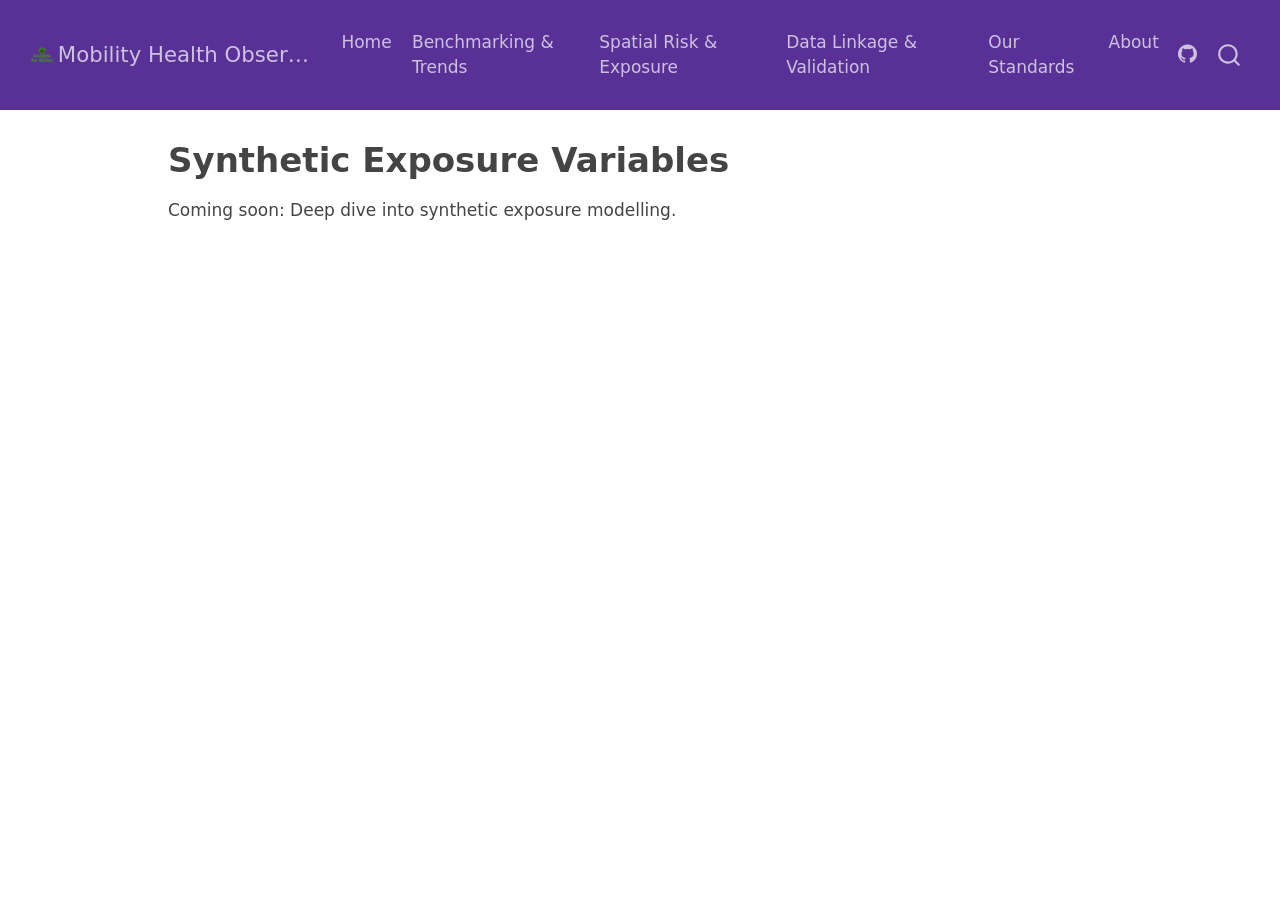
<file: pages/exposure.html>
<!DOCTYPE html>
<html xmlns="http://www.w3.org/1999/xhtml" lang="en" xml:lang="en"><head>

<meta charset="utf-8">
<meta name="generator" content="quarto-1.10.18">

<meta name="viewport" content="width=device-width, initial-scale=1.0, user-scalable=yes">


<title>Synthetic Exposure Variables – Mobility Health Observatory</title>
<style>
/* Default styles provided by pandoc.
** See https://pandoc.org/MANUAL.html#variables-for-html for config info.
*/
span.smallcaps{font-variant: small-caps;}
div.columns{display: flex; gap: 1.5em;}
div.column{flex: auto;}
@media screen {
div.columns{gap: min(4vw, 1.5em);}
div.column{overflow-x: auto;}
}
div.hanging-indent{margin-left: 1.5em; text-indent: -1.5em;}
ul.task-list{list-style: none;}
ul.task-list li input[type="checkbox"] {
  width: 0.8em;
  margin: 0 0.8em 0.2em -1em; /* quarto-specific, see https://github.com/quarto-dev/quarto-cli/issues/4556 */ 
  vertical-align: middle;
}
</style>


<script src="../site_libs/quarto-nav/quarto-nav.js"></script>
<script src="../site_libs/quarto-nav/headroom.min.js"></script>
<script src="../site_libs/clipboard/clipboard.min.js"></script>
<script src="../site_libs/quarto-search/autocomplete.umd.js"></script>
<script src="../site_libs/quarto-search/fuse.min.js"></script>
<script src="../site_libs/quarto-search/quarto-search.js"></script>
<meta name="quarto:offset" content="../">
<link href="../images/logo.png" rel="icon" type="image/png">
<script src="../site_libs/quarto-html/quarto.js" type="module"></script>
<script src="../site_libs/quarto-html/tabsets/tabsets.js" type="module"></script>
<script src="../site_libs/quarto-html/popper.min.js"></script>
<script src="../site_libs/quarto-html/tippy.umd.min.js"></script>
<script src="../site_libs/quarto-html/anchor.min.js"></script>
<link href="../site_libs/quarto-html/tippy.css" rel="stylesheet">
<link href="../site_libs/quarto-html/quarto-syntax-highlighting-64a204ab8560d761af7679ceaba22944.css" rel="stylesheet" id="quarto-text-highlighting-styles">
<script src="../site_libs/bootstrap/bootstrap.min.js"></script>
<link href="../site_libs/bootstrap/bootstrap-icons.css" rel="stylesheet">
<link href="../site_libs/bootstrap/bootstrap-662763f8251569270ca425a7bd661eb3.min.css" rel="stylesheet" append-hash="true" id="quarto-bootstrap" data-mode="light">
<script id="quarto-search-options" type="application/json">{
  "location": "navbar",
  "copy-button": false,
  "collapse-after": 3,
  "panel-placement": "end",
  "type": "overlay",
  "limit": 50,
  "keyboard-shortcut": [
    "f",
    "/",
    "s"
  ],
  "show-item-context": false,
  "language": {
    "search-no-results-text": "No results",
    "search-matching-documents-text": "matching documents",
    "search-copy-link-title": "Copy link to search",
    "search-hide-matches-text": "Hide additional matches",
    "search-more-match-text": "more match in this document",
    "search-more-matches-text": "more matches in this document",
    "search-clear-button-title": "Clear",
    "search-text-placeholder": "",
    "search-detached-cancel-button-title": "Cancel",
    "search-submit-button-title": "Submit",
    "search-label": "Search"
  }
}</script>


</head>

<body class="nav-fixed quarto-light">

<div id="quarto-search-results"></div>
  <header id="quarto-header" class="headroom fixed-top">
    <nav class="navbar navbar-expand-lg " data-bs-theme="dark">
      <div class="navbar-container container-fluid">
      <div class="navbar-brand-container mx-auto">
    <a href="../index.html" class="navbar-brand navbar-brand-logo">
    <img src="../images/logo.png" alt="" class="navbar-logo light-content">
    <img src="../images/logo.png" alt="" class="navbar-logo dark-content">
    </a>
    <a class="navbar-brand" href="../index.html">
    <span class="navbar-title">Mobility Health Observatory</span>
    </a>
  </div>
            <div id="quarto-search" class="" title="Search"></div>
          <button class="navbar-toggler" type="button" data-bs-toggle="collapse" data-bs-target="#navbarCollapse" aria-controls="navbarCollapse" role="menu" aria-expanded="false" aria-label="Toggle navigation" onclick="if (window.quartoToggleHeadroom) { window.quartoToggleHeadroom(); }">
  <span class="navbar-toggler-icon"></span>
</button>
          <div class="collapse navbar-collapse" id="navbarCollapse">
            <ul class="navbar-nav navbar-nav-scroll me-auto">
  <li class="nav-item">
    <a class="nav-link" href="../index.html"> 
<span class="menu-text">Home</span></a>
  </li>  
  <li class="nav-item">
    <a class="nav-link" href="../pages/benchmarking-trends.html"> 
<span class="menu-text">Benchmarking &amp; Trends</span></a>
  </li>  
  <li class="nav-item">
    <a class="nav-link" href="../pages/spatial-risk.html"> 
<span class="menu-text">Spatial Risk &amp; Exposure</span></a>
  </li>  
  <li class="nav-item">
    <a class="nav-link" href="../pages/data-validation.html"> 
<span class="menu-text">Data Linkage &amp; Validation</span></a>
  </li>  
  <li class="nav-item">
    <a class="nav-link" href="../approach.html"> 
<span class="menu-text">Our Standards</span></a>
  </li>  
  <li class="nav-item">
    <a class="nav-link" href="../about.html"> 
<span class="menu-text">About</span></a>
  </li>  
</ul>
            <ul class="navbar-nav navbar-nav-scroll ms-auto">
  <li class="nav-item compact">
    <a class="nav-link" href="https://github.com/phewson/mho-website"> <i class="bi bi-github" role="img">
</i> 
<span class="menu-text"></span></a>
  </li>  
</ul>
          </div> <!-- /navcollapse -->
            <div class="quarto-navbar-tools">
</div>
      </div> <!-- /container-fluid -->
    </nav>
</header>
<!-- content -->
<div id="quarto-content" class="quarto-container page-columns page-rows-contents page-layout-article page-navbar">
<!-- sidebar -->
<!-- margin-sidebar -->
    <div id="quarto-margin-sidebar" class="sidebar margin-sidebar zindex-bottom">
        
    </div>
<!-- main -->
<main class="content" id="quarto-document-content">

<header id="title-block-header" class="quarto-title-block default">
<div class="quarto-title">
<h1 class="title">Synthetic Exposure Variables</h1>
</div>



<div class="quarto-title-meta">

    
  
    
  </div>
  


</header>


<p>Coming soon: Deep dive into synthetic exposure modelling.</p>



</main> <!-- /main -->
<script id="quarto-html-after-body" type="application/javascript">
  window.document.addEventListener("DOMContentLoaded", function (event) {
    const icon = "";
    const anchorJS = new window.AnchorJS();
    anchorJS.options = {
      placement: 'right',
      icon: icon
    };
    anchorJS.add('.anchored');
    const isCodeAnnotation = (el) => {
      for (const clz of el.classList) {
        if (clz.startsWith('code-annotation-')) {                     
          return true;
        }
      }
      return false;
    }
    const onCopySuccess = function(e) {
      // button target
      const button = e.trigger;
      // don't keep focus
      button.blur();
      // flash "checked"
      button.classList.add('code-copy-button-checked');
      var currentTitle = button.getAttribute("title");
      button.setAttribute("title", "Copied!");
      let tooltip;
      if (window.bootstrap) {
        button.setAttribute("data-bs-toggle", "tooltip");
        button.setAttribute("data-bs-placement", "left");
        button.setAttribute("data-bs-title", "Copied!");
        tooltip = new bootstrap.Tooltip(button, 
          { trigger: "manual", 
            customClass: "code-copy-button-tooltip",
            offset: [0, -8]});
        tooltip.show();    
      }
      setTimeout(function() {
        if (tooltip) {
          tooltip.hide();
          button.removeAttribute("data-bs-title");
          button.removeAttribute("data-bs-toggle");
          button.removeAttribute("data-bs-placement");
        }
        button.setAttribute("title", currentTitle);
        button.classList.remove('code-copy-button-checked');
      }, 1000);
      // clear code selection
      e.clearSelection();
    }
    const getTextToCopy = function(trigger) {
      const outerScaffold = trigger.parentElement.cloneNode(true);
      const codeEl = outerScaffold.querySelector('code');
      for (const childEl of codeEl.children) {
        if (isCodeAnnotation(childEl)) {
          childEl.remove();
        }
      }
      return codeEl.innerText;
    }
    const clipboard = new window.ClipboardJS('.code-copy-button:not([data-in-quarto-modal])', {
      text: getTextToCopy
    });
    clipboard.on('success', onCopySuccess);
    if (window.document.getElementById('quarto-embedded-source-code-modal')) {
      const clipboardModal = new window.ClipboardJS('.code-copy-button[data-in-quarto-modal]', {
        text: getTextToCopy,
        container: window.document.getElementById('quarto-embedded-source-code-modal')
      });
      clipboardModal.on('success', onCopySuccess);
    }
      var localhostRegex = new RegExp(/^(?:http|https):\/\/localhost\:?[0-9]*\//);
      var mailtoRegex = new RegExp(/^mailto:/);
        var filterRegex = new RegExp("https:\/\/mobility\.insightsforaction\.uk");
      var isInternal = (href) => {
          return filterRegex.test(href) || localhostRegex.test(href) || mailtoRegex.test(href);
      }
      // Inspect non-navigation links and adorn them if external
     var links = window.document.querySelectorAll('a[href]:not(.nav-link):not(.navbar-brand):not(.toc-action):not(.sidebar-link):not(.sidebar-item-toggle):not(.pagination-link):not(.no-external):not([aria-hidden]):not(.dropdown-item):not(.quarto-navigation-tool):not(.about-link)');
      for (var i=0; i<links.length; i++) {
        const link = links[i];
        if (!isInternal(link.href)) {
          // undo the damage that might have been done by quarto-nav.js in the case of
          // links that we want to consider external
          if (link.dataset.originalHref !== undefined) {
            link.href = link.dataset.originalHref;
          }
        }
      }
    function tippyHover(el, contentFn, onTriggerFn, onUntriggerFn) {
      const config = {
        allowHTML: true,
        maxWidth: 500,
        delay: 100,
        arrow: false,
        appendTo: function(el) {
            return el.parentElement;
        },
        interactive: true,
        interactiveBorder: 10,
        theme: 'quarto',
        placement: 'bottom-start',
      };
      if (contentFn) {
        config.content = contentFn;
      }
      if (onTriggerFn) {
        config.onTrigger = onTriggerFn;
      }
      if (onUntriggerFn) {
        config.onUntrigger = onUntriggerFn;
      }
      window.tippy(el, config); 
    }
    const noterefs = window.document.querySelectorAll('a[role="doc-noteref"]');
    for (var i=0; i<noterefs.length; i++) {
      const ref = noterefs[i];
      tippyHover(ref, function() {
        // use id or data attribute instead here
        let href = ref.getAttribute('data-footnote-href') || ref.getAttribute('href');
        try { href = new URL(href).hash; } catch {}
        const id = href.replace(/^#\/?/, "");
        const note = window.document.getElementById(id);
        if (note) {
          return note.innerHTML;
        } else {
          return "";
        }
      });
    }
    const xrefs = window.document.querySelectorAll('a.quarto-xref');
    const processXRef = (id, note) => {
      // Strip column container classes
      const stripColumnClz = (el) => {
        el.classList.remove("page-full", "page-columns");
        if (el.children) {
          for (const child of el.children) {
            stripColumnClz(child);
          }
        }
      }
      stripColumnClz(note)
      if (id === null || id.startsWith('sec-')) {
        // Special case sections, only their first couple elements
        const container = document.createElement("div");
        if (note.children && note.children.length > 2) {
          container.appendChild(note.children[0].cloneNode(true));
          for (let i = 1; i < note.children.length; i++) {
            const child = note.children[i];
            if (child.tagName === "P" && child.innerText === "") {
              continue;
            } else {
              container.appendChild(child.cloneNode(true));
              break;
            }
          }
          if (window.Quarto?.typesetMath) {
            window.Quarto.typesetMath(container);
          }
          return container.innerHTML
        } else {
          if (window.Quarto?.typesetMath) {
            window.Quarto.typesetMath(note);
          }
          return note.innerHTML;
        }
      } else {
        // Remove any anchor links if they are present
        const anchorLink = note.querySelector('a.anchorjs-link');
        if (anchorLink) {
          anchorLink.remove();
        }
        if (window.Quarto?.typesetMath) {
          window.Quarto.typesetMath(note);
        }
        if (note.classList.contains("callout")) {
          return note.outerHTML;
        } else {
          return note.innerHTML;
        }
      }
    }
    for (var i=0; i<xrefs.length; i++) {
      const xref = xrefs[i];
      tippyHover(xref, undefined, function(instance) {
        instance.disable();
        let url = xref.getAttribute('href');
        let hash = undefined; 
        if (url.startsWith('#')) {
          hash = url;
        } else {
          try { hash = new URL(url).hash; } catch {}
        }
        if (hash) {
          const id = hash.replace(/^#\/?/, "");
          const note = window.document.getElementById(id);
          if (note !== null) {
            try {
              const html = processXRef(id, note.cloneNode(true));
              instance.setContent(html);
            } finally {
              instance.enable();
              instance.show();
            }
          } else {
            // See if we can fetch this
            fetch(url.split('#')[0])
            .then(res => res.text())
            .then(html => {
              const parser = new DOMParser();
              const htmlDoc = parser.parseFromString(html, "text/html");
              const note = htmlDoc.getElementById(id);
              if (note !== null) {
                const html = processXRef(id, note);
                instance.setContent(html);
              } 
            }).finally(() => {
              instance.enable();
              instance.show();
            });
          }
        } else {
          // See if we can fetch a full url (with no hash to target)
          // This is a special case and we should probably do some content thinning / targeting
          fetch(url)
          .then(res => res.text())
          .then(html => {
            const parser = new DOMParser();
            const htmlDoc = parser.parseFromString(html, "text/html");
            const note = htmlDoc.querySelector('main.content');
            if (note !== null) {
              // This should only happen for chapter cross references
              // (since there is no id in the URL)
              // remove the first header
              if (note.children.length > 0 && note.children[0].tagName === "HEADER") {
                note.children[0].remove();
              }
              const html = processXRef(null, note);
              instance.setContent(html);
            } 
          }).finally(() => {
            instance.enable();
            instance.show();
          });
        }
      }, function(instance) {
      });
    }
        let selectedAnnoteEl;
        const selectorForAnnotation = ( cell, annotation) => {
          let cellAttr = 'data-code-cell="' + cell + '"';
          let lineAttr = 'data-code-annotation="' +  annotation + '"';
          const selector = 'span[' + cellAttr + '][' + lineAttr + ']';
          return selector;
        }
        const selectCodeLines = (annoteEl) => {
          const doc = window.document;
          const targetCell = annoteEl.getAttribute("data-target-cell");
          const targetAnnotation = annoteEl.getAttribute("data-target-annotation");
          const annoteSpan = window.document.querySelector(selectorForAnnotation(targetCell, targetAnnotation));
          const lines = annoteSpan.getAttribute("data-code-lines").split(",");
          const lineIds = lines.map((line) => {
            return targetCell + "-" + line;
          })
          let top = null;
          let height = null;
          let parent = null;
          if (lineIds.length > 0) {
              //compute the position of the single el (top and bottom and make a div)
              const el = window.document.getElementById(lineIds[0]);
              top = el.offsetTop;
              height = el.offsetHeight;
              parent = el.parentElement.parentElement;
            if (lineIds.length > 1) {
              const lastEl = window.document.getElementById(lineIds[lineIds.length - 1]);
              const bottom = lastEl.offsetTop + lastEl.offsetHeight;
              height = bottom - top;
            }
            if (top !== null && height !== null && parent !== null) {
              // cook up a div (if necessary) and position it 
              let div = window.document.getElementById("code-annotation-line-highlight");
              if (div === null) {
                div = window.document.createElement("div");
                div.setAttribute("id", "code-annotation-line-highlight");
                div.style.position = 'absolute';
                parent.appendChild(div);
              }
              div.style.top = top - 2 + "px";
              div.style.height = height + 4 + "px";
              div.style.left = 0;
              let gutterDiv = window.document.getElementById("code-annotation-line-highlight-gutter");
              if (gutterDiv === null) {
                gutterDiv = window.document.createElement("div");
                gutterDiv.setAttribute("id", "code-annotation-line-highlight-gutter");
                gutterDiv.style.position = 'absolute';
                const codeCell = window.document.getElementById(targetCell);
                const gutter = codeCell.querySelector('.code-annotation-gutter');
                gutter.appendChild(gutterDiv);
              }
              gutterDiv.style.top = top - 2 + "px";
              gutterDiv.style.height = height + 4 + "px";
            }
            selectedAnnoteEl = annoteEl;
          }
        };
        const unselectCodeLines = () => {
          const elementsIds = ["code-annotation-line-highlight", "code-annotation-line-highlight-gutter"];
          elementsIds.forEach((elId) => {
            const div = window.document.getElementById(elId);
            if (div) {
              div.remove();
            }
          });
          selectedAnnoteEl = undefined;
        };
          // Handle positioning of the toggle
      window.addEventListener(
        "resize",
        throttle(() => {
          elRect = undefined;
          if (selectedAnnoteEl) {
            selectCodeLines(selectedAnnoteEl);
          }
        }, 10)
      );
      function throttle(fn, ms) {
      let throttle = false;
      let timer;
        return (...args) => {
          if(!throttle) { // first call gets through
              fn.apply(this, args);
              throttle = true;
          } else { // all the others get throttled
              if(timer) clearTimeout(timer); // cancel #2
              timer = setTimeout(() => {
                fn.apply(this, args);
                timer = throttle = false;
              }, ms);
          }
        };
      }
        // Attach click handler to the DT
        const annoteDls = window.document.querySelectorAll('dt[data-target-cell]');
        for (const annoteDlNode of annoteDls) {
          annoteDlNode.addEventListener('click', (event) => {
            const clickedEl = event.target;
            if (clickedEl !== selectedAnnoteEl) {
              unselectCodeLines();
              const activeEl = window.document.querySelector('dt[data-target-cell].code-annotation-active');
              if (activeEl) {
                activeEl.classList.remove('code-annotation-active');
              }
              selectCodeLines(clickedEl);
              clickedEl.classList.add('code-annotation-active');
            } else {
              // Unselect the line
              unselectCodeLines();
              clickedEl.classList.remove('code-annotation-active');
            }
          });
        }
    const findCites = (el) => {
      const parentEl = el.parentElement;
      if (parentEl) {
        const cites = parentEl.dataset.cites;
        if (cites) {
          return {
            el,
            cites: cites.split(' ')
          };
        } else {
          return findCites(el.parentElement)
        }
      } else {
        return undefined;
      }
    };
    var bibliorefs = window.document.querySelectorAll('a[role="doc-biblioref"]');
    for (var i=0; i<bibliorefs.length; i++) {
      const ref = bibliorefs[i];
      const citeInfo = findCites(ref);
      if (citeInfo) {
        tippyHover(citeInfo.el, function() {
          var popup = window.document.createElement('div');
          citeInfo.cites.forEach(function(cite) {
            var citeDiv = window.document.createElement('div');
            citeDiv.classList.add('hanging-indent');
            citeDiv.classList.add('csl-entry');
            var biblioDiv = window.document.getElementById('ref-' + cite);
            if (biblioDiv) {
              citeDiv.innerHTML = biblioDiv.innerHTML;
            }
            popup.appendChild(citeDiv);
          });
          return popup.innerHTML;
        });
      }
    }
  });
  </script>
</div> <!-- /content -->




</body></html>
</file>
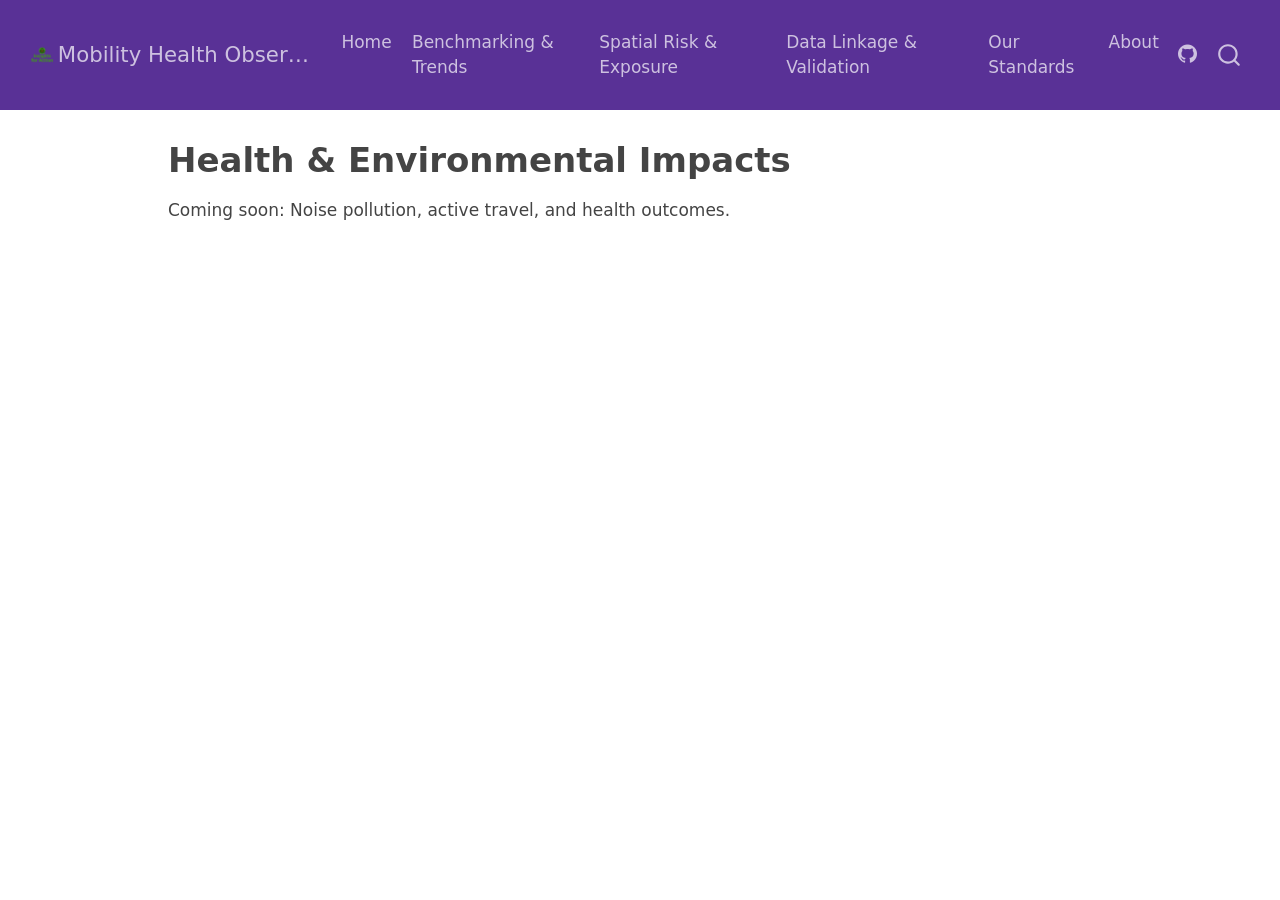
<file: pages/health-impacts.html>
<!DOCTYPE html>
<html xmlns="http://www.w3.org/1999/xhtml" lang="en" xml:lang="en"><head>

<meta charset="utf-8">
<meta name="generator" content="quarto-1.10.18">

<meta name="viewport" content="width=device-width, initial-scale=1.0, user-scalable=yes">


<title>Health &amp; Environmental Impacts – Mobility Health Observatory</title>
<style>
/* Default styles provided by pandoc.
** See https://pandoc.org/MANUAL.html#variables-for-html for config info.
*/
span.smallcaps{font-variant: small-caps;}
div.columns{display: flex; gap: 1.5em;}
div.column{flex: auto;}
@media screen {
div.columns{gap: min(4vw, 1.5em);}
div.column{overflow-x: auto;}
}
div.hanging-indent{margin-left: 1.5em; text-indent: -1.5em;}
ul.task-list{list-style: none;}
ul.task-list li input[type="checkbox"] {
  width: 0.8em;
  margin: 0 0.8em 0.2em -1em; /* quarto-specific, see https://github.com/quarto-dev/quarto-cli/issues/4556 */ 
  vertical-align: middle;
}
</style>


<script src="../site_libs/quarto-nav/quarto-nav.js"></script>
<script src="../site_libs/quarto-nav/headroom.min.js"></script>
<script src="../site_libs/clipboard/clipboard.min.js"></script>
<script src="../site_libs/quarto-search/autocomplete.umd.js"></script>
<script src="../site_libs/quarto-search/fuse.min.js"></script>
<script src="../site_libs/quarto-search/quarto-search.js"></script>
<meta name="quarto:offset" content="../">
<link href="../images/logo.png" rel="icon" type="image/png">
<script src="../site_libs/quarto-html/quarto.js" type="module"></script>
<script src="../site_libs/quarto-html/tabsets/tabsets.js" type="module"></script>
<script src="../site_libs/quarto-html/popper.min.js"></script>
<script src="../site_libs/quarto-html/tippy.umd.min.js"></script>
<script src="../site_libs/quarto-html/anchor.min.js"></script>
<link href="../site_libs/quarto-html/tippy.css" rel="stylesheet">
<link href="../site_libs/quarto-html/quarto-syntax-highlighting-64a204ab8560d761af7679ceaba22944.css" rel="stylesheet" id="quarto-text-highlighting-styles">
<script src="../site_libs/bootstrap/bootstrap.min.js"></script>
<link href="../site_libs/bootstrap/bootstrap-icons.css" rel="stylesheet">
<link href="../site_libs/bootstrap/bootstrap-662763f8251569270ca425a7bd661eb3.min.css" rel="stylesheet" append-hash="true" id="quarto-bootstrap" data-mode="light">
<script id="quarto-search-options" type="application/json">{
  "location": "navbar",
  "copy-button": false,
  "collapse-after": 3,
  "panel-placement": "end",
  "type": "overlay",
  "limit": 50,
  "keyboard-shortcut": [
    "f",
    "/",
    "s"
  ],
  "show-item-context": false,
  "language": {
    "search-no-results-text": "No results",
    "search-matching-documents-text": "matching documents",
    "search-copy-link-title": "Copy link to search",
    "search-hide-matches-text": "Hide additional matches",
    "search-more-match-text": "more match in this document",
    "search-more-matches-text": "more matches in this document",
    "search-clear-button-title": "Clear",
    "search-text-placeholder": "",
    "search-detached-cancel-button-title": "Cancel",
    "search-submit-button-title": "Submit",
    "search-label": "Search"
  }
}</script>


</head>

<body class="nav-fixed quarto-light">

<div id="quarto-search-results"></div>
  <header id="quarto-header" class="headroom fixed-top">
    <nav class="navbar navbar-expand-lg " data-bs-theme="dark">
      <div class="navbar-container container-fluid">
      <div class="navbar-brand-container mx-auto">
    <a href="../index.html" class="navbar-brand navbar-brand-logo">
    <img src="../images/logo.png" alt="" class="navbar-logo light-content">
    <img src="../images/logo.png" alt="" class="navbar-logo dark-content">
    </a>
    <a class="navbar-brand" href="../index.html">
    <span class="navbar-title">Mobility Health Observatory</span>
    </a>
  </div>
            <div id="quarto-search" class="" title="Search"></div>
          <button class="navbar-toggler" type="button" data-bs-toggle="collapse" data-bs-target="#navbarCollapse" aria-controls="navbarCollapse" role="menu" aria-expanded="false" aria-label="Toggle navigation" onclick="if (window.quartoToggleHeadroom) { window.quartoToggleHeadroom(); }">
  <span class="navbar-toggler-icon"></span>
</button>
          <div class="collapse navbar-collapse" id="navbarCollapse">
            <ul class="navbar-nav navbar-nav-scroll me-auto">
  <li class="nav-item">
    <a class="nav-link" href="../index.html"> 
<span class="menu-text">Home</span></a>
  </li>  
  <li class="nav-item">
    <a class="nav-link" href="../pages/benchmarking-trends.html"> 
<span class="menu-text">Benchmarking &amp; Trends</span></a>
  </li>  
  <li class="nav-item">
    <a class="nav-link" href="../pages/spatial-risk.html"> 
<span class="menu-text">Spatial Risk &amp; Exposure</span></a>
  </li>  
  <li class="nav-item">
    <a class="nav-link" href="../pages/data-validation.html"> 
<span class="menu-text">Data Linkage &amp; Validation</span></a>
  </li>  
  <li class="nav-item">
    <a class="nav-link" href="../approach.html"> 
<span class="menu-text">Our Standards</span></a>
  </li>  
  <li class="nav-item">
    <a class="nav-link" href="../about.html"> 
<span class="menu-text">About</span></a>
  </li>  
</ul>
            <ul class="navbar-nav navbar-nav-scroll ms-auto">
  <li class="nav-item compact">
    <a class="nav-link" href="https://github.com/phewson/mho-website"> <i class="bi bi-github" role="img">
</i> 
<span class="menu-text"></span></a>
  </li>  
</ul>
          </div> <!-- /navcollapse -->
            <div class="quarto-navbar-tools">
</div>
      </div> <!-- /container-fluid -->
    </nav>
</header>
<!-- content -->
<div id="quarto-content" class="quarto-container page-columns page-rows-contents page-layout-article page-navbar">
<!-- sidebar -->
<!-- margin-sidebar -->
    <div id="quarto-margin-sidebar" class="sidebar margin-sidebar zindex-bottom">
        
    </div>
<!-- main -->
<main class="content" id="quarto-document-content">

<header id="title-block-header" class="quarto-title-block default">
<div class="quarto-title">
<h1 class="title">Health &amp; Environmental Impacts</h1>
</div>



<div class="quarto-title-meta">

    
  
    
  </div>
  


</header>


<p>Coming soon: Noise pollution, active travel, and health outcomes.</p>



</main> <!-- /main -->
<script id="quarto-html-after-body" type="application/javascript">
  window.document.addEventListener("DOMContentLoaded", function (event) {
    const icon = "";
    const anchorJS = new window.AnchorJS();
    anchorJS.options = {
      placement: 'right',
      icon: icon
    };
    anchorJS.add('.anchored');
    const isCodeAnnotation = (el) => {
      for (const clz of el.classList) {
        if (clz.startsWith('code-annotation-')) {                     
          return true;
        }
      }
      return false;
    }
    const onCopySuccess = function(e) {
      // button target
      const button = e.trigger;
      // don't keep focus
      button.blur();
      // flash "checked"
      button.classList.add('code-copy-button-checked');
      var currentTitle = button.getAttribute("title");
      button.setAttribute("title", "Copied!");
      let tooltip;
      if (window.bootstrap) {
        button.setAttribute("data-bs-toggle", "tooltip");
        button.setAttribute("data-bs-placement", "left");
        button.setAttribute("data-bs-title", "Copied!");
        tooltip = new bootstrap.Tooltip(button, 
          { trigger: "manual", 
            customClass: "code-copy-button-tooltip",
            offset: [0, -8]});
        tooltip.show();    
      }
      setTimeout(function() {
        if (tooltip) {
          tooltip.hide();
          button.removeAttribute("data-bs-title");
          button.removeAttribute("data-bs-toggle");
          button.removeAttribute("data-bs-placement");
        }
        button.setAttribute("title", currentTitle);
        button.classList.remove('code-copy-button-checked');
      }, 1000);
      // clear code selection
      e.clearSelection();
    }
    const getTextToCopy = function(trigger) {
      const outerScaffold = trigger.parentElement.cloneNode(true);
      const codeEl = outerScaffold.querySelector('code');
      for (const childEl of codeEl.children) {
        if (isCodeAnnotation(childEl)) {
          childEl.remove();
        }
      }
      return codeEl.innerText;
    }
    const clipboard = new window.ClipboardJS('.code-copy-button:not([data-in-quarto-modal])', {
      text: getTextToCopy
    });
    clipboard.on('success', onCopySuccess);
    if (window.document.getElementById('quarto-embedded-source-code-modal')) {
      const clipboardModal = new window.ClipboardJS('.code-copy-button[data-in-quarto-modal]', {
        text: getTextToCopy,
        container: window.document.getElementById('quarto-embedded-source-code-modal')
      });
      clipboardModal.on('success', onCopySuccess);
    }
      var localhostRegex = new RegExp(/^(?:http|https):\/\/localhost\:?[0-9]*\//);
      var mailtoRegex = new RegExp(/^mailto:/);
        var filterRegex = new RegExp("https:\/\/mobility\.insightsforaction\.uk");
      var isInternal = (href) => {
          return filterRegex.test(href) || localhostRegex.test(href) || mailtoRegex.test(href);
      }
      // Inspect non-navigation links and adorn them if external
     var links = window.document.querySelectorAll('a[href]:not(.nav-link):not(.navbar-brand):not(.toc-action):not(.sidebar-link):not(.sidebar-item-toggle):not(.pagination-link):not(.no-external):not([aria-hidden]):not(.dropdown-item):not(.quarto-navigation-tool):not(.about-link)');
      for (var i=0; i<links.length; i++) {
        const link = links[i];
        if (!isInternal(link.href)) {
          // undo the damage that might have been done by quarto-nav.js in the case of
          // links that we want to consider external
          if (link.dataset.originalHref !== undefined) {
            link.href = link.dataset.originalHref;
          }
        }
      }
    function tippyHover(el, contentFn, onTriggerFn, onUntriggerFn) {
      const config = {
        allowHTML: true,
        maxWidth: 500,
        delay: 100,
        arrow: false,
        appendTo: function(el) {
            return el.parentElement;
        },
        interactive: true,
        interactiveBorder: 10,
        theme: 'quarto',
        placement: 'bottom-start',
      };
      if (contentFn) {
        config.content = contentFn;
      }
      if (onTriggerFn) {
        config.onTrigger = onTriggerFn;
      }
      if (onUntriggerFn) {
        config.onUntrigger = onUntriggerFn;
      }
      window.tippy(el, config); 
    }
    const noterefs = window.document.querySelectorAll('a[role="doc-noteref"]');
    for (var i=0; i<noterefs.length; i++) {
      const ref = noterefs[i];
      tippyHover(ref, function() {
        // use id or data attribute instead here
        let href = ref.getAttribute('data-footnote-href') || ref.getAttribute('href');
        try { href = new URL(href).hash; } catch {}
        const id = href.replace(/^#\/?/, "");
        const note = window.document.getElementById(id);
        if (note) {
          return note.innerHTML;
        } else {
          return "";
        }
      });
    }
    const xrefs = window.document.querySelectorAll('a.quarto-xref');
    const processXRef = (id, note) => {
      // Strip column container classes
      const stripColumnClz = (el) => {
        el.classList.remove("page-full", "page-columns");
        if (el.children) {
          for (const child of el.children) {
            stripColumnClz(child);
          }
        }
      }
      stripColumnClz(note)
      if (id === null || id.startsWith('sec-')) {
        // Special case sections, only their first couple elements
        const container = document.createElement("div");
        if (note.children && note.children.length > 2) {
          container.appendChild(note.children[0].cloneNode(true));
          for (let i = 1; i < note.children.length; i++) {
            const child = note.children[i];
            if (child.tagName === "P" && child.innerText === "") {
              continue;
            } else {
              container.appendChild(child.cloneNode(true));
              break;
            }
          }
          if (window.Quarto?.typesetMath) {
            window.Quarto.typesetMath(container);
          }
          return container.innerHTML
        } else {
          if (window.Quarto?.typesetMath) {
            window.Quarto.typesetMath(note);
          }
          return note.innerHTML;
        }
      } else {
        // Remove any anchor links if they are present
        const anchorLink = note.querySelector('a.anchorjs-link');
        if (anchorLink) {
          anchorLink.remove();
        }
        if (window.Quarto?.typesetMath) {
          window.Quarto.typesetMath(note);
        }
        if (note.classList.contains("callout")) {
          return note.outerHTML;
        } else {
          return note.innerHTML;
        }
      }
    }
    for (var i=0; i<xrefs.length; i++) {
      const xref = xrefs[i];
      tippyHover(xref, undefined, function(instance) {
        instance.disable();
        let url = xref.getAttribute('href');
        let hash = undefined; 
        if (url.startsWith('#')) {
          hash = url;
        } else {
          try { hash = new URL(url).hash; } catch {}
        }
        if (hash) {
          const id = hash.replace(/^#\/?/, "");
          const note = window.document.getElementById(id);
          if (note !== null) {
            try {
              const html = processXRef(id, note.cloneNode(true));
              instance.setContent(html);
            } finally {
              instance.enable();
              instance.show();
            }
          } else {
            // See if we can fetch this
            fetch(url.split('#')[0])
            .then(res => res.text())
            .then(html => {
              const parser = new DOMParser();
              const htmlDoc = parser.parseFromString(html, "text/html");
              const note = htmlDoc.getElementById(id);
              if (note !== null) {
                const html = processXRef(id, note);
                instance.setContent(html);
              } 
            }).finally(() => {
              instance.enable();
              instance.show();
            });
          }
        } else {
          // See if we can fetch a full url (with no hash to target)
          // This is a special case and we should probably do some content thinning / targeting
          fetch(url)
          .then(res => res.text())
          .then(html => {
            const parser = new DOMParser();
            const htmlDoc = parser.parseFromString(html, "text/html");
            const note = htmlDoc.querySelector('main.content');
            if (note !== null) {
              // This should only happen for chapter cross references
              // (since there is no id in the URL)
              // remove the first header
              if (note.children.length > 0 && note.children[0].tagName === "HEADER") {
                note.children[0].remove();
              }
              const html = processXRef(null, note);
              instance.setContent(html);
            } 
          }).finally(() => {
            instance.enable();
            instance.show();
          });
        }
      }, function(instance) {
      });
    }
        let selectedAnnoteEl;
        const selectorForAnnotation = ( cell, annotation) => {
          let cellAttr = 'data-code-cell="' + cell + '"';
          let lineAttr = 'data-code-annotation="' +  annotation + '"';
          const selector = 'span[' + cellAttr + '][' + lineAttr + ']';
          return selector;
        }
        const selectCodeLines = (annoteEl) => {
          const doc = window.document;
          const targetCell = annoteEl.getAttribute("data-target-cell");
          const targetAnnotation = annoteEl.getAttribute("data-target-annotation");
          const annoteSpan = window.document.querySelector(selectorForAnnotation(targetCell, targetAnnotation));
          const lines = annoteSpan.getAttribute("data-code-lines").split(",");
          const lineIds = lines.map((line) => {
            return targetCell + "-" + line;
          })
          let top = null;
          let height = null;
          let parent = null;
          if (lineIds.length > 0) {
              //compute the position of the single el (top and bottom and make a div)
              const el = window.document.getElementById(lineIds[0]);
              top = el.offsetTop;
              height = el.offsetHeight;
              parent = el.parentElement.parentElement;
            if (lineIds.length > 1) {
              const lastEl = window.document.getElementById(lineIds[lineIds.length - 1]);
              const bottom = lastEl.offsetTop + lastEl.offsetHeight;
              height = bottom - top;
            }
            if (top !== null && height !== null && parent !== null) {
              // cook up a div (if necessary) and position it 
              let div = window.document.getElementById("code-annotation-line-highlight");
              if (div === null) {
                div = window.document.createElement("div");
                div.setAttribute("id", "code-annotation-line-highlight");
                div.style.position = 'absolute';
                parent.appendChild(div);
              }
              div.style.top = top - 2 + "px";
              div.style.height = height + 4 + "px";
              div.style.left = 0;
              let gutterDiv = window.document.getElementById("code-annotation-line-highlight-gutter");
              if (gutterDiv === null) {
                gutterDiv = window.document.createElement("div");
                gutterDiv.setAttribute("id", "code-annotation-line-highlight-gutter");
                gutterDiv.style.position = 'absolute';
                const codeCell = window.document.getElementById(targetCell);
                const gutter = codeCell.querySelector('.code-annotation-gutter');
                gutter.appendChild(gutterDiv);
              }
              gutterDiv.style.top = top - 2 + "px";
              gutterDiv.style.height = height + 4 + "px";
            }
            selectedAnnoteEl = annoteEl;
          }
        };
        const unselectCodeLines = () => {
          const elementsIds = ["code-annotation-line-highlight", "code-annotation-line-highlight-gutter"];
          elementsIds.forEach((elId) => {
            const div = window.document.getElementById(elId);
            if (div) {
              div.remove();
            }
          });
          selectedAnnoteEl = undefined;
        };
          // Handle positioning of the toggle
      window.addEventListener(
        "resize",
        throttle(() => {
          elRect = undefined;
          if (selectedAnnoteEl) {
            selectCodeLines(selectedAnnoteEl);
          }
        }, 10)
      );
      function throttle(fn, ms) {
      let throttle = false;
      let timer;
        return (...args) => {
          if(!throttle) { // first call gets through
              fn.apply(this, args);
              throttle = true;
          } else { // all the others get throttled
              if(timer) clearTimeout(timer); // cancel #2
              timer = setTimeout(() => {
                fn.apply(this, args);
                timer = throttle = false;
              }, ms);
          }
        };
      }
        // Attach click handler to the DT
        const annoteDls = window.document.querySelectorAll('dt[data-target-cell]');
        for (const annoteDlNode of annoteDls) {
          annoteDlNode.addEventListener('click', (event) => {
            const clickedEl = event.target;
            if (clickedEl !== selectedAnnoteEl) {
              unselectCodeLines();
              const activeEl = window.document.querySelector('dt[data-target-cell].code-annotation-active');
              if (activeEl) {
                activeEl.classList.remove('code-annotation-active');
              }
              selectCodeLines(clickedEl);
              clickedEl.classList.add('code-annotation-active');
            } else {
              // Unselect the line
              unselectCodeLines();
              clickedEl.classList.remove('code-annotation-active');
            }
          });
        }
    const findCites = (el) => {
      const parentEl = el.parentElement;
      if (parentEl) {
        const cites = parentEl.dataset.cites;
        if (cites) {
          return {
            el,
            cites: cites.split(' ')
          };
        } else {
          return findCites(el.parentElement)
        }
      } else {
        return undefined;
      }
    };
    var bibliorefs = window.document.querySelectorAll('a[role="doc-biblioref"]');
    for (var i=0; i<bibliorefs.length; i++) {
      const ref = bibliorefs[i];
      const citeInfo = findCites(ref);
      if (citeInfo) {
        tippyHover(citeInfo.el, function() {
          var popup = window.document.createElement('div');
          citeInfo.cites.forEach(function(cite) {
            var citeDiv = window.document.createElement('div');
            citeDiv.classList.add('hanging-indent');
            citeDiv.classList.add('csl-entry');
            var biblioDiv = window.document.getElementById('ref-' + cite);
            if (biblioDiv) {
              citeDiv.innerHTML = biblioDiv.innerHTML;
            }
            popup.appendChild(citeDiv);
          });
          return popup.innerHTML;
        });
      }
    }
  });
  </script>
</div> <!-- /content -->




</body></html>
</file>
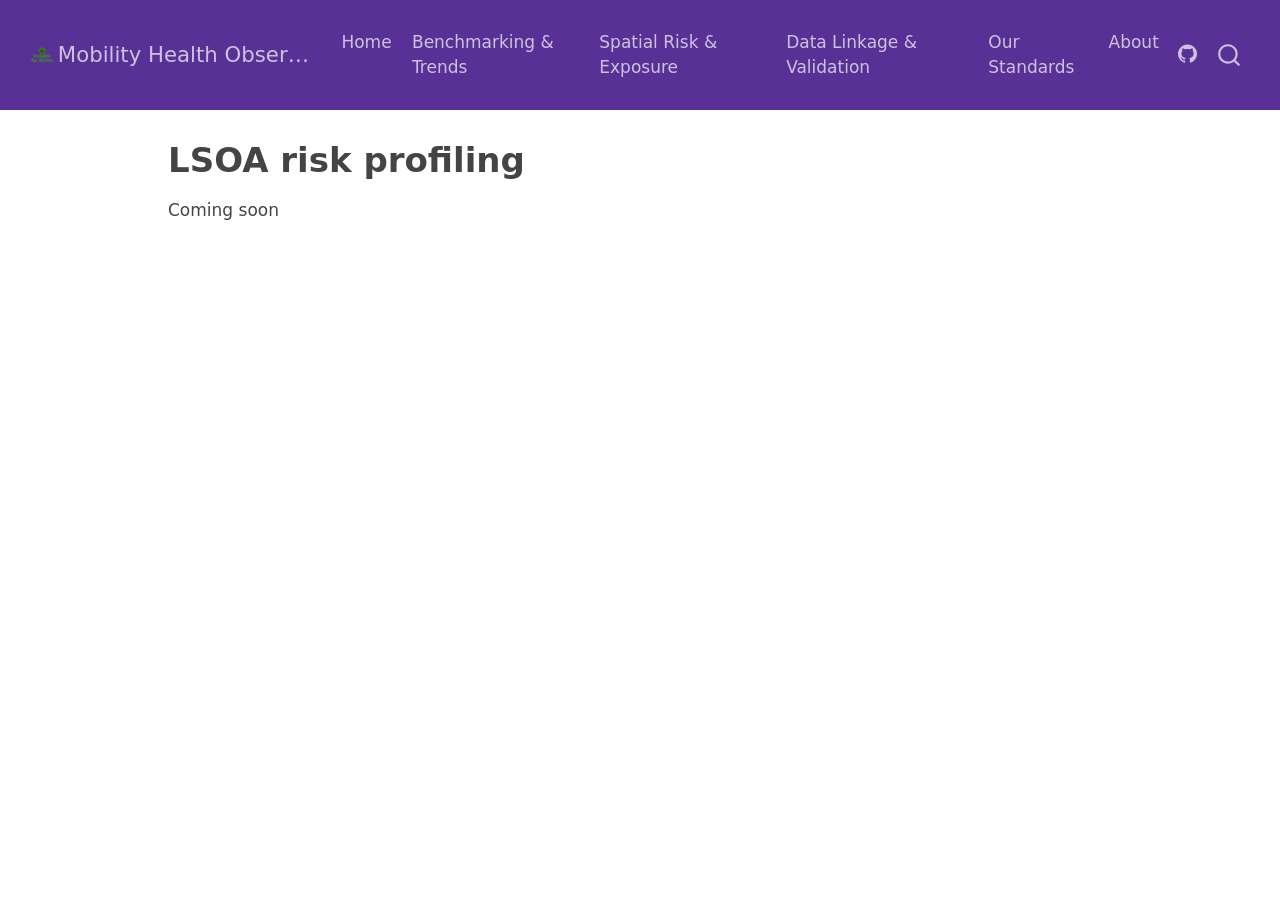
<file: pages/lsoa-residential-risk.html>
<!DOCTYPE html>
<html xmlns="http://www.w3.org/1999/xhtml" lang="en" xml:lang="en"><head>

<meta charset="utf-8">
<meta name="generator" content="quarto-1.10.18">

<meta name="viewport" content="width=device-width, initial-scale=1.0, user-scalable=yes">


<title>LSOA risk profiling – Mobility Health Observatory</title>
<style>
/* Default styles provided by pandoc.
** See https://pandoc.org/MANUAL.html#variables-for-html for config info.
*/
span.smallcaps{font-variant: small-caps;}
div.columns{display: flex; gap: 1.5em;}
div.column{flex: auto;}
@media screen {
div.columns{gap: min(4vw, 1.5em);}
div.column{overflow-x: auto;}
}
div.hanging-indent{margin-left: 1.5em; text-indent: -1.5em;}
ul.task-list{list-style: none;}
ul.task-list li input[type="checkbox"] {
  width: 0.8em;
  margin: 0 0.8em 0.2em -1em; /* quarto-specific, see https://github.com/quarto-dev/quarto-cli/issues/4556 */ 
  vertical-align: middle;
}
</style>


<script src="../site_libs/quarto-nav/quarto-nav.js"></script>
<script src="../site_libs/quarto-nav/headroom.min.js"></script>
<script src="../site_libs/clipboard/clipboard.min.js"></script>
<script src="../site_libs/quarto-search/autocomplete.umd.js"></script>
<script src="../site_libs/quarto-search/fuse.min.js"></script>
<script src="../site_libs/quarto-search/quarto-search.js"></script>
<meta name="quarto:offset" content="../">
<link href="../images/logo.png" rel="icon" type="image/png">
<script src="../site_libs/quarto-html/quarto.js" type="module"></script>
<script src="../site_libs/quarto-html/tabsets/tabsets.js" type="module"></script>
<script src="../site_libs/quarto-html/popper.min.js"></script>
<script src="../site_libs/quarto-html/tippy.umd.min.js"></script>
<script src="../site_libs/quarto-html/anchor.min.js"></script>
<link href="../site_libs/quarto-html/tippy.css" rel="stylesheet">
<link href="../site_libs/quarto-html/quarto-syntax-highlighting-64a204ab8560d761af7679ceaba22944.css" rel="stylesheet" id="quarto-text-highlighting-styles">
<script src="../site_libs/bootstrap/bootstrap.min.js"></script>
<link href="../site_libs/bootstrap/bootstrap-icons.css" rel="stylesheet">
<link href="../site_libs/bootstrap/bootstrap-662763f8251569270ca425a7bd661eb3.min.css" rel="stylesheet" append-hash="true" id="quarto-bootstrap" data-mode="light">
<script id="quarto-search-options" type="application/json">{
  "location": "navbar",
  "copy-button": false,
  "collapse-after": 3,
  "panel-placement": "end",
  "type": "overlay",
  "limit": 50,
  "keyboard-shortcut": [
    "f",
    "/",
    "s"
  ],
  "show-item-context": false,
  "language": {
    "search-no-results-text": "No results",
    "search-matching-documents-text": "matching documents",
    "search-copy-link-title": "Copy link to search",
    "search-hide-matches-text": "Hide additional matches",
    "search-more-match-text": "more match in this document",
    "search-more-matches-text": "more matches in this document",
    "search-clear-button-title": "Clear",
    "search-text-placeholder": "",
    "search-detached-cancel-button-title": "Cancel",
    "search-submit-button-title": "Submit",
    "search-label": "Search"
  }
}</script>


</head>

<body class="nav-fixed quarto-light">

<div id="quarto-search-results"></div>
  <header id="quarto-header" class="headroom fixed-top">
    <nav class="navbar navbar-expand-lg " data-bs-theme="dark">
      <div class="navbar-container container-fluid">
      <div class="navbar-brand-container mx-auto">
    <a href="../index.html" class="navbar-brand navbar-brand-logo">
    <img src="../images/logo.png" alt="" class="navbar-logo light-content">
    <img src="../images/logo.png" alt="" class="navbar-logo dark-content">
    </a>
    <a class="navbar-brand" href="../index.html">
    <span class="navbar-title">Mobility Health Observatory</span>
    </a>
  </div>
            <div id="quarto-search" class="" title="Search"></div>
          <button class="navbar-toggler" type="button" data-bs-toggle="collapse" data-bs-target="#navbarCollapse" aria-controls="navbarCollapse" role="menu" aria-expanded="false" aria-label="Toggle navigation" onclick="if (window.quartoToggleHeadroom) { window.quartoToggleHeadroom(); }">
  <span class="navbar-toggler-icon"></span>
</button>
          <div class="collapse navbar-collapse" id="navbarCollapse">
            <ul class="navbar-nav navbar-nav-scroll me-auto">
  <li class="nav-item">
    <a class="nav-link" href="../index.html"> 
<span class="menu-text">Home</span></a>
  </li>  
  <li class="nav-item">
    <a class="nav-link" href="../pages/benchmarking-trends.html"> 
<span class="menu-text">Benchmarking &amp; Trends</span></a>
  </li>  
  <li class="nav-item">
    <a class="nav-link" href="../pages/spatial-risk.html"> 
<span class="menu-text">Spatial Risk &amp; Exposure</span></a>
  </li>  
  <li class="nav-item">
    <a class="nav-link" href="../pages/data-validation.html"> 
<span class="menu-text">Data Linkage &amp; Validation</span></a>
  </li>  
  <li class="nav-item">
    <a class="nav-link" href="../approach.html"> 
<span class="menu-text">Our Standards</span></a>
  </li>  
  <li class="nav-item">
    <a class="nav-link" href="../about.html"> 
<span class="menu-text">About</span></a>
  </li>  
</ul>
            <ul class="navbar-nav navbar-nav-scroll ms-auto">
  <li class="nav-item compact">
    <a class="nav-link" href="https://github.com/phewson/mho-website"> <i class="bi bi-github" role="img">
</i> 
<span class="menu-text"></span></a>
  </li>  
</ul>
          </div> <!-- /navcollapse -->
            <div class="quarto-navbar-tools">
</div>
      </div> <!-- /container-fluid -->
    </nav>
</header>
<!-- content -->
<div id="quarto-content" class="quarto-container page-columns page-rows-contents page-layout-article page-navbar">
<!-- sidebar -->
<!-- margin-sidebar -->
    <div id="quarto-margin-sidebar" class="sidebar margin-sidebar zindex-bottom">
        
    </div>
<!-- main -->
<main class="content" id="quarto-document-content">

<header id="title-block-header" class="quarto-title-block default">
<div class="quarto-title">
<h1 class="title">LSOA risk profiling</h1>
</div>



<div class="quarto-title-meta">

    
  
    
  </div>
  


</header>


<p>Coming soon</p>



</main> <!-- /main -->
<script id="quarto-html-after-body" type="application/javascript">
  window.document.addEventListener("DOMContentLoaded", function (event) {
    const icon = "";
    const anchorJS = new window.AnchorJS();
    anchorJS.options = {
      placement: 'right',
      icon: icon
    };
    anchorJS.add('.anchored');
    const isCodeAnnotation = (el) => {
      for (const clz of el.classList) {
        if (clz.startsWith('code-annotation-')) {                     
          return true;
        }
      }
      return false;
    }
    const onCopySuccess = function(e) {
      // button target
      const button = e.trigger;
      // don't keep focus
      button.blur();
      // flash "checked"
      button.classList.add('code-copy-button-checked');
      var currentTitle = button.getAttribute("title");
      button.setAttribute("title", "Copied!");
      let tooltip;
      if (window.bootstrap) {
        button.setAttribute("data-bs-toggle", "tooltip");
        button.setAttribute("data-bs-placement", "left");
        button.setAttribute("data-bs-title", "Copied!");
        tooltip = new bootstrap.Tooltip(button, 
          { trigger: "manual", 
            customClass: "code-copy-button-tooltip",
            offset: [0, -8]});
        tooltip.show();    
      }
      setTimeout(function() {
        if (tooltip) {
          tooltip.hide();
          button.removeAttribute("data-bs-title");
          button.removeAttribute("data-bs-toggle");
          button.removeAttribute("data-bs-placement");
        }
        button.setAttribute("title", currentTitle);
        button.classList.remove('code-copy-button-checked');
      }, 1000);
      // clear code selection
      e.clearSelection();
    }
    const getTextToCopy = function(trigger) {
      const outerScaffold = trigger.parentElement.cloneNode(true);
      const codeEl = outerScaffold.querySelector('code');
      for (const childEl of codeEl.children) {
        if (isCodeAnnotation(childEl)) {
          childEl.remove();
        }
      }
      return codeEl.innerText;
    }
    const clipboard = new window.ClipboardJS('.code-copy-button:not([data-in-quarto-modal])', {
      text: getTextToCopy
    });
    clipboard.on('success', onCopySuccess);
    if (window.document.getElementById('quarto-embedded-source-code-modal')) {
      const clipboardModal = new window.ClipboardJS('.code-copy-button[data-in-quarto-modal]', {
        text: getTextToCopy,
        container: window.document.getElementById('quarto-embedded-source-code-modal')
      });
      clipboardModal.on('success', onCopySuccess);
    }
      var localhostRegex = new RegExp(/^(?:http|https):\/\/localhost\:?[0-9]*\//);
      var mailtoRegex = new RegExp(/^mailto:/);
        var filterRegex = new RegExp("https:\/\/mobility\.insightsforaction\.uk");
      var isInternal = (href) => {
          return filterRegex.test(href) || localhostRegex.test(href) || mailtoRegex.test(href);
      }
      // Inspect non-navigation links and adorn them if external
     var links = window.document.querySelectorAll('a[href]:not(.nav-link):not(.navbar-brand):not(.toc-action):not(.sidebar-link):not(.sidebar-item-toggle):not(.pagination-link):not(.no-external):not([aria-hidden]):not(.dropdown-item):not(.quarto-navigation-tool):not(.about-link)');
      for (var i=0; i<links.length; i++) {
        const link = links[i];
        if (!isInternal(link.href)) {
          // undo the damage that might have been done by quarto-nav.js in the case of
          // links that we want to consider external
          if (link.dataset.originalHref !== undefined) {
            link.href = link.dataset.originalHref;
          }
        }
      }
    function tippyHover(el, contentFn, onTriggerFn, onUntriggerFn) {
      const config = {
        allowHTML: true,
        maxWidth: 500,
        delay: 100,
        arrow: false,
        appendTo: function(el) {
            return el.parentElement;
        },
        interactive: true,
        interactiveBorder: 10,
        theme: 'quarto',
        placement: 'bottom-start',
      };
      if (contentFn) {
        config.content = contentFn;
      }
      if (onTriggerFn) {
        config.onTrigger = onTriggerFn;
      }
      if (onUntriggerFn) {
        config.onUntrigger = onUntriggerFn;
      }
      window.tippy(el, config); 
    }
    const noterefs = window.document.querySelectorAll('a[role="doc-noteref"]');
    for (var i=0; i<noterefs.length; i++) {
      const ref = noterefs[i];
      tippyHover(ref, function() {
        // use id or data attribute instead here
        let href = ref.getAttribute('data-footnote-href') || ref.getAttribute('href');
        try { href = new URL(href).hash; } catch {}
        const id = href.replace(/^#\/?/, "");
        const note = window.document.getElementById(id);
        if (note) {
          return note.innerHTML;
        } else {
          return "";
        }
      });
    }
    const xrefs = window.document.querySelectorAll('a.quarto-xref');
    const processXRef = (id, note) => {
      // Strip column container classes
      const stripColumnClz = (el) => {
        el.classList.remove("page-full", "page-columns");
        if (el.children) {
          for (const child of el.children) {
            stripColumnClz(child);
          }
        }
      }
      stripColumnClz(note)
      if (id === null || id.startsWith('sec-')) {
        // Special case sections, only their first couple elements
        const container = document.createElement("div");
        if (note.children && note.children.length > 2) {
          container.appendChild(note.children[0].cloneNode(true));
          for (let i = 1; i < note.children.length; i++) {
            const child = note.children[i];
            if (child.tagName === "P" && child.innerText === "") {
              continue;
            } else {
              container.appendChild(child.cloneNode(true));
              break;
            }
          }
          if (window.Quarto?.typesetMath) {
            window.Quarto.typesetMath(container);
          }
          return container.innerHTML
        } else {
          if (window.Quarto?.typesetMath) {
            window.Quarto.typesetMath(note);
          }
          return note.innerHTML;
        }
      } else {
        // Remove any anchor links if they are present
        const anchorLink = note.querySelector('a.anchorjs-link');
        if (anchorLink) {
          anchorLink.remove();
        }
        if (window.Quarto?.typesetMath) {
          window.Quarto.typesetMath(note);
        }
        if (note.classList.contains("callout")) {
          return note.outerHTML;
        } else {
          return note.innerHTML;
        }
      }
    }
    for (var i=0; i<xrefs.length; i++) {
      const xref = xrefs[i];
      tippyHover(xref, undefined, function(instance) {
        instance.disable();
        let url = xref.getAttribute('href');
        let hash = undefined; 
        if (url.startsWith('#')) {
          hash = url;
        } else {
          try { hash = new URL(url).hash; } catch {}
        }
        if (hash) {
          const id = hash.replace(/^#\/?/, "");
          const note = window.document.getElementById(id);
          if (note !== null) {
            try {
              const html = processXRef(id, note.cloneNode(true));
              instance.setContent(html);
            } finally {
              instance.enable();
              instance.show();
            }
          } else {
            // See if we can fetch this
            fetch(url.split('#')[0])
            .then(res => res.text())
            .then(html => {
              const parser = new DOMParser();
              const htmlDoc = parser.parseFromString(html, "text/html");
              const note = htmlDoc.getElementById(id);
              if (note !== null) {
                const html = processXRef(id, note);
                instance.setContent(html);
              } 
            }).finally(() => {
              instance.enable();
              instance.show();
            });
          }
        } else {
          // See if we can fetch a full url (with no hash to target)
          // This is a special case and we should probably do some content thinning / targeting
          fetch(url)
          .then(res => res.text())
          .then(html => {
            const parser = new DOMParser();
            const htmlDoc = parser.parseFromString(html, "text/html");
            const note = htmlDoc.querySelector('main.content');
            if (note !== null) {
              // This should only happen for chapter cross references
              // (since there is no id in the URL)
              // remove the first header
              if (note.children.length > 0 && note.children[0].tagName === "HEADER") {
                note.children[0].remove();
              }
              const html = processXRef(null, note);
              instance.setContent(html);
            } 
          }).finally(() => {
            instance.enable();
            instance.show();
          });
        }
      }, function(instance) {
      });
    }
        let selectedAnnoteEl;
        const selectorForAnnotation = ( cell, annotation) => {
          let cellAttr = 'data-code-cell="' + cell + '"';
          let lineAttr = 'data-code-annotation="' +  annotation + '"';
          const selector = 'span[' + cellAttr + '][' + lineAttr + ']';
          return selector;
        }
        const selectCodeLines = (annoteEl) => {
          const doc = window.document;
          const targetCell = annoteEl.getAttribute("data-target-cell");
          const targetAnnotation = annoteEl.getAttribute("data-target-annotation");
          const annoteSpan = window.document.querySelector(selectorForAnnotation(targetCell, targetAnnotation));
          const lines = annoteSpan.getAttribute("data-code-lines").split(",");
          const lineIds = lines.map((line) => {
            return targetCell + "-" + line;
          })
          let top = null;
          let height = null;
          let parent = null;
          if (lineIds.length > 0) {
              //compute the position of the single el (top and bottom and make a div)
              const el = window.document.getElementById(lineIds[0]);
              top = el.offsetTop;
              height = el.offsetHeight;
              parent = el.parentElement.parentElement;
            if (lineIds.length > 1) {
              const lastEl = window.document.getElementById(lineIds[lineIds.length - 1]);
              const bottom = lastEl.offsetTop + lastEl.offsetHeight;
              height = bottom - top;
            }
            if (top !== null && height !== null && parent !== null) {
              // cook up a div (if necessary) and position it 
              let div = window.document.getElementById("code-annotation-line-highlight");
              if (div === null) {
                div = window.document.createElement("div");
                div.setAttribute("id", "code-annotation-line-highlight");
                div.style.position = 'absolute';
                parent.appendChild(div);
              }
              div.style.top = top - 2 + "px";
              div.style.height = height + 4 + "px";
              div.style.left = 0;
              let gutterDiv = window.document.getElementById("code-annotation-line-highlight-gutter");
              if (gutterDiv === null) {
                gutterDiv = window.document.createElement("div");
                gutterDiv.setAttribute("id", "code-annotation-line-highlight-gutter");
                gutterDiv.style.position = 'absolute';
                const codeCell = window.document.getElementById(targetCell);
                const gutter = codeCell.querySelector('.code-annotation-gutter');
                gutter.appendChild(gutterDiv);
              }
              gutterDiv.style.top = top - 2 + "px";
              gutterDiv.style.height = height + 4 + "px";
            }
            selectedAnnoteEl = annoteEl;
          }
        };
        const unselectCodeLines = () => {
          const elementsIds = ["code-annotation-line-highlight", "code-annotation-line-highlight-gutter"];
          elementsIds.forEach((elId) => {
            const div = window.document.getElementById(elId);
            if (div) {
              div.remove();
            }
          });
          selectedAnnoteEl = undefined;
        };
          // Handle positioning of the toggle
      window.addEventListener(
        "resize",
        throttle(() => {
          elRect = undefined;
          if (selectedAnnoteEl) {
            selectCodeLines(selectedAnnoteEl);
          }
        }, 10)
      );
      function throttle(fn, ms) {
      let throttle = false;
      let timer;
        return (...args) => {
          if(!throttle) { // first call gets through
              fn.apply(this, args);
              throttle = true;
          } else { // all the others get throttled
              if(timer) clearTimeout(timer); // cancel #2
              timer = setTimeout(() => {
                fn.apply(this, args);
                timer = throttle = false;
              }, ms);
          }
        };
      }
        // Attach click handler to the DT
        const annoteDls = window.document.querySelectorAll('dt[data-target-cell]');
        for (const annoteDlNode of annoteDls) {
          annoteDlNode.addEventListener('click', (event) => {
            const clickedEl = event.target;
            if (clickedEl !== selectedAnnoteEl) {
              unselectCodeLines();
              const activeEl = window.document.querySelector('dt[data-target-cell].code-annotation-active');
              if (activeEl) {
                activeEl.classList.remove('code-annotation-active');
              }
              selectCodeLines(clickedEl);
              clickedEl.classList.add('code-annotation-active');
            } else {
              // Unselect the line
              unselectCodeLines();
              clickedEl.classList.remove('code-annotation-active');
            }
          });
        }
    const findCites = (el) => {
      const parentEl = el.parentElement;
      if (parentEl) {
        const cites = parentEl.dataset.cites;
        if (cites) {
          return {
            el,
            cites: cites.split(' ')
          };
        } else {
          return findCites(el.parentElement)
        }
      } else {
        return undefined;
      }
    };
    var bibliorefs = window.document.querySelectorAll('a[role="doc-biblioref"]');
    for (var i=0; i<bibliorefs.length; i++) {
      const ref = bibliorefs[i];
      const citeInfo = findCites(ref);
      if (citeInfo) {
        tippyHover(citeInfo.el, function() {
          var popup = window.document.createElement('div');
          citeInfo.cites.forEach(function(cite) {
            var citeDiv = window.document.createElement('div');
            citeDiv.classList.add('hanging-indent');
            citeDiv.classList.add('csl-entry');
            var biblioDiv = window.document.getElementById('ref-' + cite);
            if (biblioDiv) {
              citeDiv.innerHTML = biblioDiv.innerHTML;
            }
            popup.appendChild(citeDiv);
          });
          return popup.innerHTML;
        });
      }
    }
  });
  </script>
</div> <!-- /content -->




</body></html>
</file>
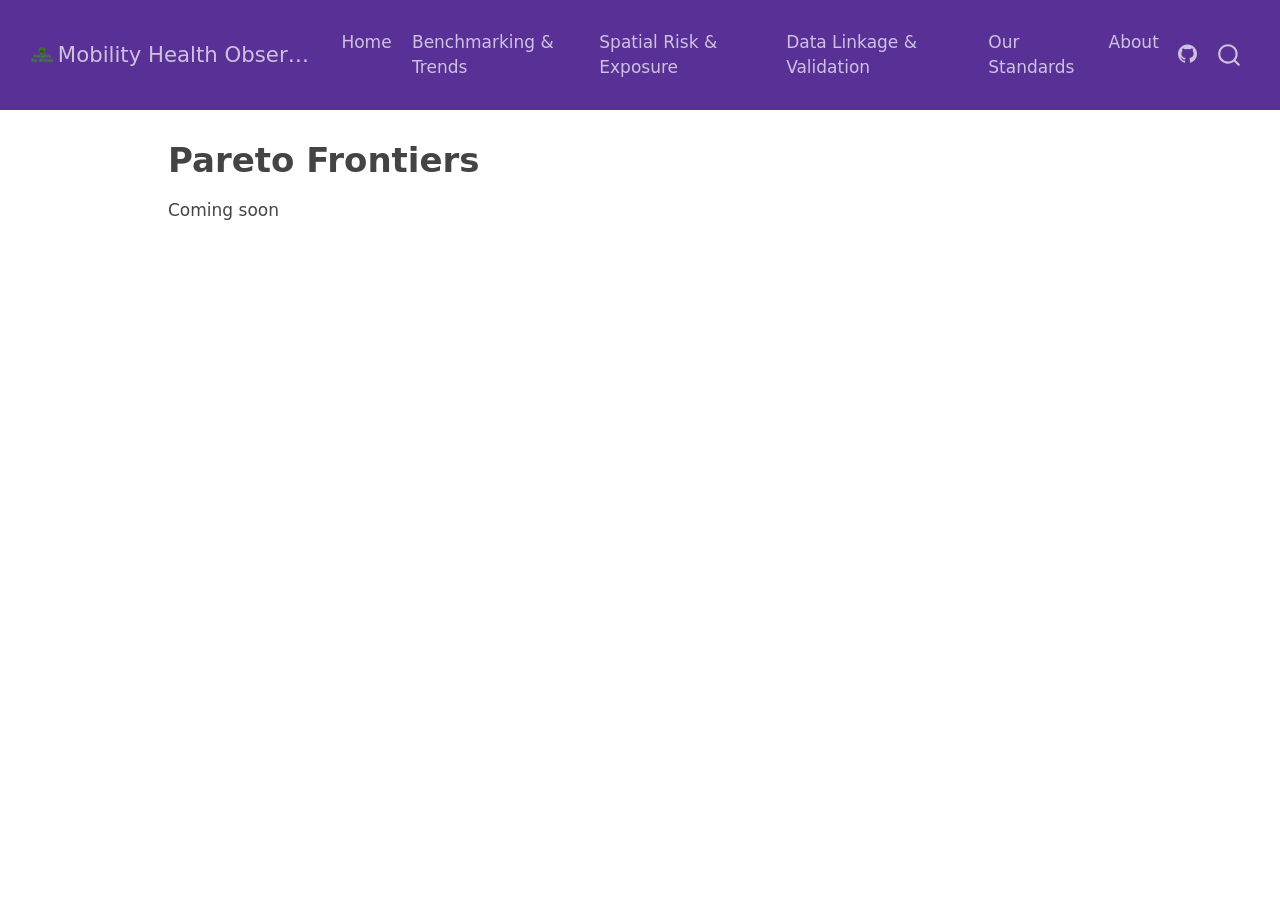
<file: pages/pareto-frontiers.html>
<!DOCTYPE html>
<html xmlns="http://www.w3.org/1999/xhtml" lang="en" xml:lang="en"><head>

<meta charset="utf-8">
<meta name="generator" content="quarto-1.10.18">

<meta name="viewport" content="width=device-width, initial-scale=1.0, user-scalable=yes">


<title>Pareto Frontiers – Mobility Health Observatory</title>
<style>
/* Default styles provided by pandoc.
** See https://pandoc.org/MANUAL.html#variables-for-html for config info.
*/
span.smallcaps{font-variant: small-caps;}
div.columns{display: flex; gap: 1.5em;}
div.column{flex: auto;}
@media screen {
div.columns{gap: min(4vw, 1.5em);}
div.column{overflow-x: auto;}
}
div.hanging-indent{margin-left: 1.5em; text-indent: -1.5em;}
ul.task-list{list-style: none;}
ul.task-list li input[type="checkbox"] {
  width: 0.8em;
  margin: 0 0.8em 0.2em -1em; /* quarto-specific, see https://github.com/quarto-dev/quarto-cli/issues/4556 */ 
  vertical-align: middle;
}
</style>


<script src="../site_libs/quarto-nav/quarto-nav.js"></script>
<script src="../site_libs/quarto-nav/headroom.min.js"></script>
<script src="../site_libs/clipboard/clipboard.min.js"></script>
<script src="../site_libs/quarto-search/autocomplete.umd.js"></script>
<script src="../site_libs/quarto-search/fuse.min.js"></script>
<script src="../site_libs/quarto-search/quarto-search.js"></script>
<meta name="quarto:offset" content="../">
<link href="../images/logo.png" rel="icon" type="image/png">
<script src="../site_libs/quarto-html/quarto.js" type="module"></script>
<script src="../site_libs/quarto-html/tabsets/tabsets.js" type="module"></script>
<script src="../site_libs/quarto-html/popper.min.js"></script>
<script src="../site_libs/quarto-html/tippy.umd.min.js"></script>
<script src="../site_libs/quarto-html/anchor.min.js"></script>
<link href="../site_libs/quarto-html/tippy.css" rel="stylesheet">
<link href="../site_libs/quarto-html/quarto-syntax-highlighting-64a204ab8560d761af7679ceaba22944.css" rel="stylesheet" id="quarto-text-highlighting-styles">
<script src="../site_libs/bootstrap/bootstrap.min.js"></script>
<link href="../site_libs/bootstrap/bootstrap-icons.css" rel="stylesheet">
<link href="../site_libs/bootstrap/bootstrap-662763f8251569270ca425a7bd661eb3.min.css" rel="stylesheet" append-hash="true" id="quarto-bootstrap" data-mode="light">
<script id="quarto-search-options" type="application/json">{
  "location": "navbar",
  "copy-button": false,
  "collapse-after": 3,
  "panel-placement": "end",
  "type": "overlay",
  "limit": 50,
  "keyboard-shortcut": [
    "f",
    "/",
    "s"
  ],
  "show-item-context": false,
  "language": {
    "search-no-results-text": "No results",
    "search-matching-documents-text": "matching documents",
    "search-copy-link-title": "Copy link to search",
    "search-hide-matches-text": "Hide additional matches",
    "search-more-match-text": "more match in this document",
    "search-more-matches-text": "more matches in this document",
    "search-clear-button-title": "Clear",
    "search-text-placeholder": "",
    "search-detached-cancel-button-title": "Cancel",
    "search-submit-button-title": "Submit",
    "search-label": "Search"
  }
}</script>


</head>

<body class="nav-fixed quarto-light">

<div id="quarto-search-results"></div>
  <header id="quarto-header" class="headroom fixed-top">
    <nav class="navbar navbar-expand-lg " data-bs-theme="dark">
      <div class="navbar-container container-fluid">
      <div class="navbar-brand-container mx-auto">
    <a href="../index.html" class="navbar-brand navbar-brand-logo">
    <img src="../images/logo.png" alt="" class="navbar-logo light-content">
    <img src="../images/logo.png" alt="" class="navbar-logo dark-content">
    </a>
    <a class="navbar-brand" href="../index.html">
    <span class="navbar-title">Mobility Health Observatory</span>
    </a>
  </div>
            <div id="quarto-search" class="" title="Search"></div>
          <button class="navbar-toggler" type="button" data-bs-toggle="collapse" data-bs-target="#navbarCollapse" aria-controls="navbarCollapse" role="menu" aria-expanded="false" aria-label="Toggle navigation" onclick="if (window.quartoToggleHeadroom) { window.quartoToggleHeadroom(); }">
  <span class="navbar-toggler-icon"></span>
</button>
          <div class="collapse navbar-collapse" id="navbarCollapse">
            <ul class="navbar-nav navbar-nav-scroll me-auto">
  <li class="nav-item">
    <a class="nav-link" href="../index.html"> 
<span class="menu-text">Home</span></a>
  </li>  
  <li class="nav-item">
    <a class="nav-link" href="../pages/benchmarking-trends.html"> 
<span class="menu-text">Benchmarking &amp; Trends</span></a>
  </li>  
  <li class="nav-item">
    <a class="nav-link" href="../pages/spatial-risk.html"> 
<span class="menu-text">Spatial Risk &amp; Exposure</span></a>
  </li>  
  <li class="nav-item">
    <a class="nav-link" href="../pages/data-validation.html"> 
<span class="menu-text">Data Linkage &amp; Validation</span></a>
  </li>  
  <li class="nav-item">
    <a class="nav-link" href="../approach.html"> 
<span class="menu-text">Our Standards</span></a>
  </li>  
  <li class="nav-item">
    <a class="nav-link" href="../about.html"> 
<span class="menu-text">About</span></a>
  </li>  
</ul>
            <ul class="navbar-nav navbar-nav-scroll ms-auto">
  <li class="nav-item compact">
    <a class="nav-link" href="https://github.com/phewson/mho-website"> <i class="bi bi-github" role="img">
</i> 
<span class="menu-text"></span></a>
  </li>  
</ul>
          </div> <!-- /navcollapse -->
            <div class="quarto-navbar-tools">
</div>
      </div> <!-- /container-fluid -->
    </nav>
</header>
<!-- content -->
<div id="quarto-content" class="quarto-container page-columns page-rows-contents page-layout-article page-navbar">
<!-- sidebar -->
<!-- margin-sidebar -->
    <div id="quarto-margin-sidebar" class="sidebar margin-sidebar zindex-bottom">
        
    </div>
<!-- main -->
<main class="content" id="quarto-document-content">

<header id="title-block-header" class="quarto-title-block default">
<div class="quarto-title">
<h1 class="title">Pareto Frontiers</h1>
</div>



<div class="quarto-title-meta">

    
  
    
  </div>
  


</header>


<p>Coming soon</p>



</main> <!-- /main -->
<script id="quarto-html-after-body" type="application/javascript">
  window.document.addEventListener("DOMContentLoaded", function (event) {
    const icon = "";
    const anchorJS = new window.AnchorJS();
    anchorJS.options = {
      placement: 'right',
      icon: icon
    };
    anchorJS.add('.anchored');
    const isCodeAnnotation = (el) => {
      for (const clz of el.classList) {
        if (clz.startsWith('code-annotation-')) {                     
          return true;
        }
      }
      return false;
    }
    const onCopySuccess = function(e) {
      // button target
      const button = e.trigger;
      // don't keep focus
      button.blur();
      // flash "checked"
      button.classList.add('code-copy-button-checked');
      var currentTitle = button.getAttribute("title");
      button.setAttribute("title", "Copied!");
      let tooltip;
      if (window.bootstrap) {
        button.setAttribute("data-bs-toggle", "tooltip");
        button.setAttribute("data-bs-placement", "left");
        button.setAttribute("data-bs-title", "Copied!");
        tooltip = new bootstrap.Tooltip(button, 
          { trigger: "manual", 
            customClass: "code-copy-button-tooltip",
            offset: [0, -8]});
        tooltip.show();    
      }
      setTimeout(function() {
        if (tooltip) {
          tooltip.hide();
          button.removeAttribute("data-bs-title");
          button.removeAttribute("data-bs-toggle");
          button.removeAttribute("data-bs-placement");
        }
        button.setAttribute("title", currentTitle);
        button.classList.remove('code-copy-button-checked');
      }, 1000);
      // clear code selection
      e.clearSelection();
    }
    const getTextToCopy = function(trigger) {
      const outerScaffold = trigger.parentElement.cloneNode(true);
      const codeEl = outerScaffold.querySelector('code');
      for (const childEl of codeEl.children) {
        if (isCodeAnnotation(childEl)) {
          childEl.remove();
        }
      }
      return codeEl.innerText;
    }
    const clipboard = new window.ClipboardJS('.code-copy-button:not([data-in-quarto-modal])', {
      text: getTextToCopy
    });
    clipboard.on('success', onCopySuccess);
    if (window.document.getElementById('quarto-embedded-source-code-modal')) {
      const clipboardModal = new window.ClipboardJS('.code-copy-button[data-in-quarto-modal]', {
        text: getTextToCopy,
        container: window.document.getElementById('quarto-embedded-source-code-modal')
      });
      clipboardModal.on('success', onCopySuccess);
    }
      var localhostRegex = new RegExp(/^(?:http|https):\/\/localhost\:?[0-9]*\//);
      var mailtoRegex = new RegExp(/^mailto:/);
        var filterRegex = new RegExp("https:\/\/mobility\.insightsforaction\.uk");
      var isInternal = (href) => {
          return filterRegex.test(href) || localhostRegex.test(href) || mailtoRegex.test(href);
      }
      // Inspect non-navigation links and adorn them if external
     var links = window.document.querySelectorAll('a[href]:not(.nav-link):not(.navbar-brand):not(.toc-action):not(.sidebar-link):not(.sidebar-item-toggle):not(.pagination-link):not(.no-external):not([aria-hidden]):not(.dropdown-item):not(.quarto-navigation-tool):not(.about-link)');
      for (var i=0; i<links.length; i++) {
        const link = links[i];
        if (!isInternal(link.href)) {
          // undo the damage that might have been done by quarto-nav.js in the case of
          // links that we want to consider external
          if (link.dataset.originalHref !== undefined) {
            link.href = link.dataset.originalHref;
          }
        }
      }
    function tippyHover(el, contentFn, onTriggerFn, onUntriggerFn) {
      const config = {
        allowHTML: true,
        maxWidth: 500,
        delay: 100,
        arrow: false,
        appendTo: function(el) {
            return el.parentElement;
        },
        interactive: true,
        interactiveBorder: 10,
        theme: 'quarto',
        placement: 'bottom-start',
      };
      if (contentFn) {
        config.content = contentFn;
      }
      if (onTriggerFn) {
        config.onTrigger = onTriggerFn;
      }
      if (onUntriggerFn) {
        config.onUntrigger = onUntriggerFn;
      }
      window.tippy(el, config); 
    }
    const noterefs = window.document.querySelectorAll('a[role="doc-noteref"]');
    for (var i=0; i<noterefs.length; i++) {
      const ref = noterefs[i];
      tippyHover(ref, function() {
        // use id or data attribute instead here
        let href = ref.getAttribute('data-footnote-href') || ref.getAttribute('href');
        try { href = new URL(href).hash; } catch {}
        const id = href.replace(/^#\/?/, "");
        const note = window.document.getElementById(id);
        if (note) {
          return note.innerHTML;
        } else {
          return "";
        }
      });
    }
    const xrefs = window.document.querySelectorAll('a.quarto-xref');
    const processXRef = (id, note) => {
      // Strip column container classes
      const stripColumnClz = (el) => {
        el.classList.remove("page-full", "page-columns");
        if (el.children) {
          for (const child of el.children) {
            stripColumnClz(child);
          }
        }
      }
      stripColumnClz(note)
      if (id === null || id.startsWith('sec-')) {
        // Special case sections, only their first couple elements
        const container = document.createElement("div");
        if (note.children && note.children.length > 2) {
          container.appendChild(note.children[0].cloneNode(true));
          for (let i = 1; i < note.children.length; i++) {
            const child = note.children[i];
            if (child.tagName === "P" && child.innerText === "") {
              continue;
            } else {
              container.appendChild(child.cloneNode(true));
              break;
            }
          }
          if (window.Quarto?.typesetMath) {
            window.Quarto.typesetMath(container);
          }
          return container.innerHTML
        } else {
          if (window.Quarto?.typesetMath) {
            window.Quarto.typesetMath(note);
          }
          return note.innerHTML;
        }
      } else {
        // Remove any anchor links if they are present
        const anchorLink = note.querySelector('a.anchorjs-link');
        if (anchorLink) {
          anchorLink.remove();
        }
        if (window.Quarto?.typesetMath) {
          window.Quarto.typesetMath(note);
        }
        if (note.classList.contains("callout")) {
          return note.outerHTML;
        } else {
          return note.innerHTML;
        }
      }
    }
    for (var i=0; i<xrefs.length; i++) {
      const xref = xrefs[i];
      tippyHover(xref, undefined, function(instance) {
        instance.disable();
        let url = xref.getAttribute('href');
        let hash = undefined; 
        if (url.startsWith('#')) {
          hash = url;
        } else {
          try { hash = new URL(url).hash; } catch {}
        }
        if (hash) {
          const id = hash.replace(/^#\/?/, "");
          const note = window.document.getElementById(id);
          if (note !== null) {
            try {
              const html = processXRef(id, note.cloneNode(true));
              instance.setContent(html);
            } finally {
              instance.enable();
              instance.show();
            }
          } else {
            // See if we can fetch this
            fetch(url.split('#')[0])
            .then(res => res.text())
            .then(html => {
              const parser = new DOMParser();
              const htmlDoc = parser.parseFromString(html, "text/html");
              const note = htmlDoc.getElementById(id);
              if (note !== null) {
                const html = processXRef(id, note);
                instance.setContent(html);
              } 
            }).finally(() => {
              instance.enable();
              instance.show();
            });
          }
        } else {
          // See if we can fetch a full url (with no hash to target)
          // This is a special case and we should probably do some content thinning / targeting
          fetch(url)
          .then(res => res.text())
          .then(html => {
            const parser = new DOMParser();
            const htmlDoc = parser.parseFromString(html, "text/html");
            const note = htmlDoc.querySelector('main.content');
            if (note !== null) {
              // This should only happen for chapter cross references
              // (since there is no id in the URL)
              // remove the first header
              if (note.children.length > 0 && note.children[0].tagName === "HEADER") {
                note.children[0].remove();
              }
              const html = processXRef(null, note);
              instance.setContent(html);
            } 
          }).finally(() => {
            instance.enable();
            instance.show();
          });
        }
      }, function(instance) {
      });
    }
        let selectedAnnoteEl;
        const selectorForAnnotation = ( cell, annotation) => {
          let cellAttr = 'data-code-cell="' + cell + '"';
          let lineAttr = 'data-code-annotation="' +  annotation + '"';
          const selector = 'span[' + cellAttr + '][' + lineAttr + ']';
          return selector;
        }
        const selectCodeLines = (annoteEl) => {
          const doc = window.document;
          const targetCell = annoteEl.getAttribute("data-target-cell");
          const targetAnnotation = annoteEl.getAttribute("data-target-annotation");
          const annoteSpan = window.document.querySelector(selectorForAnnotation(targetCell, targetAnnotation));
          const lines = annoteSpan.getAttribute("data-code-lines").split(",");
          const lineIds = lines.map((line) => {
            return targetCell + "-" + line;
          })
          let top = null;
          let height = null;
          let parent = null;
          if (lineIds.length > 0) {
              //compute the position of the single el (top and bottom and make a div)
              const el = window.document.getElementById(lineIds[0]);
              top = el.offsetTop;
              height = el.offsetHeight;
              parent = el.parentElement.parentElement;
            if (lineIds.length > 1) {
              const lastEl = window.document.getElementById(lineIds[lineIds.length - 1]);
              const bottom = lastEl.offsetTop + lastEl.offsetHeight;
              height = bottom - top;
            }
            if (top !== null && height !== null && parent !== null) {
              // cook up a div (if necessary) and position it 
              let div = window.document.getElementById("code-annotation-line-highlight");
              if (div === null) {
                div = window.document.createElement("div");
                div.setAttribute("id", "code-annotation-line-highlight");
                div.style.position = 'absolute';
                parent.appendChild(div);
              }
              div.style.top = top - 2 + "px";
              div.style.height = height + 4 + "px";
              div.style.left = 0;
              let gutterDiv = window.document.getElementById("code-annotation-line-highlight-gutter");
              if (gutterDiv === null) {
                gutterDiv = window.document.createElement("div");
                gutterDiv.setAttribute("id", "code-annotation-line-highlight-gutter");
                gutterDiv.style.position = 'absolute';
                const codeCell = window.document.getElementById(targetCell);
                const gutter = codeCell.querySelector('.code-annotation-gutter');
                gutter.appendChild(gutterDiv);
              }
              gutterDiv.style.top = top - 2 + "px";
              gutterDiv.style.height = height + 4 + "px";
            }
            selectedAnnoteEl = annoteEl;
          }
        };
        const unselectCodeLines = () => {
          const elementsIds = ["code-annotation-line-highlight", "code-annotation-line-highlight-gutter"];
          elementsIds.forEach((elId) => {
            const div = window.document.getElementById(elId);
            if (div) {
              div.remove();
            }
          });
          selectedAnnoteEl = undefined;
        };
          // Handle positioning of the toggle
      window.addEventListener(
        "resize",
        throttle(() => {
          elRect = undefined;
          if (selectedAnnoteEl) {
            selectCodeLines(selectedAnnoteEl);
          }
        }, 10)
      );
      function throttle(fn, ms) {
      let throttle = false;
      let timer;
        return (...args) => {
          if(!throttle) { // first call gets through
              fn.apply(this, args);
              throttle = true;
          } else { // all the others get throttled
              if(timer) clearTimeout(timer); // cancel #2
              timer = setTimeout(() => {
                fn.apply(this, args);
                timer = throttle = false;
              }, ms);
          }
        };
      }
        // Attach click handler to the DT
        const annoteDls = window.document.querySelectorAll('dt[data-target-cell]');
        for (const annoteDlNode of annoteDls) {
          annoteDlNode.addEventListener('click', (event) => {
            const clickedEl = event.target;
            if (clickedEl !== selectedAnnoteEl) {
              unselectCodeLines();
              const activeEl = window.document.querySelector('dt[data-target-cell].code-annotation-active');
              if (activeEl) {
                activeEl.classList.remove('code-annotation-active');
              }
              selectCodeLines(clickedEl);
              clickedEl.classList.add('code-annotation-active');
            } else {
              // Unselect the line
              unselectCodeLines();
              clickedEl.classList.remove('code-annotation-active');
            }
          });
        }
    const findCites = (el) => {
      const parentEl = el.parentElement;
      if (parentEl) {
        const cites = parentEl.dataset.cites;
        if (cites) {
          return {
            el,
            cites: cites.split(' ')
          };
        } else {
          return findCites(el.parentElement)
        }
      } else {
        return undefined;
      }
    };
    var bibliorefs = window.document.querySelectorAll('a[role="doc-biblioref"]');
    for (var i=0; i<bibliorefs.length; i++) {
      const ref = bibliorefs[i];
      const citeInfo = findCites(ref);
      if (citeInfo) {
        tippyHover(citeInfo.el, function() {
          var popup = window.document.createElement('div');
          citeInfo.cites.forEach(function(cite) {
            var citeDiv = window.document.createElement('div');
            citeDiv.classList.add('hanging-indent');
            citeDiv.classList.add('csl-entry');
            var biblioDiv = window.document.getElementById('ref-' + cite);
            if (biblioDiv) {
              citeDiv.innerHTML = biblioDiv.innerHTML;
            }
            popup.appendChild(citeDiv);
          });
          return popup.innerHTML;
        });
      }
    }
  });
  </script>
</div> <!-- /content -->




</body></html>
</file>
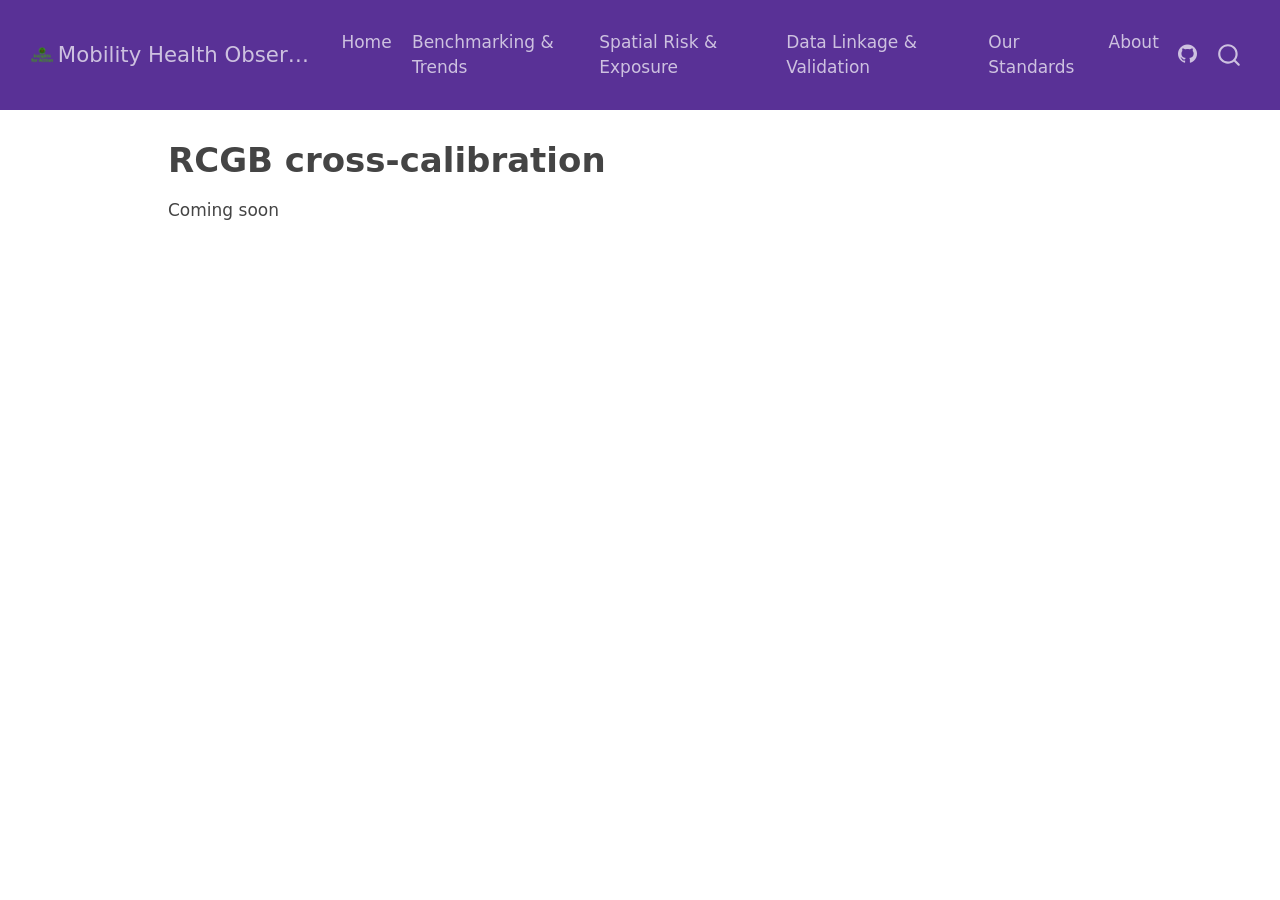
<file: pages/rrcgb-calibration.html>
<!DOCTYPE html>
<html xmlns="http://www.w3.org/1999/xhtml" lang="en" xml:lang="en"><head>

<meta charset="utf-8">
<meta name="generator" content="quarto-1.10.18">

<meta name="viewport" content="width=device-width, initial-scale=1.0, user-scalable=yes">


<title>RCGB cross-calibration – Mobility Health Observatory</title>
<style>
/* Default styles provided by pandoc.
** See https://pandoc.org/MANUAL.html#variables-for-html for config info.
*/
span.smallcaps{font-variant: small-caps;}
div.columns{display: flex; gap: 1.5em;}
div.column{flex: auto;}
@media screen {
div.columns{gap: min(4vw, 1.5em);}
div.column{overflow-x: auto;}
}
div.hanging-indent{margin-left: 1.5em; text-indent: -1.5em;}
ul.task-list{list-style: none;}
ul.task-list li input[type="checkbox"] {
  width: 0.8em;
  margin: 0 0.8em 0.2em -1em; /* quarto-specific, see https://github.com/quarto-dev/quarto-cli/issues/4556 */ 
  vertical-align: middle;
}
</style>


<script src="../site_libs/quarto-nav/quarto-nav.js"></script>
<script src="../site_libs/quarto-nav/headroom.min.js"></script>
<script src="../site_libs/clipboard/clipboard.min.js"></script>
<script src="../site_libs/quarto-search/autocomplete.umd.js"></script>
<script src="../site_libs/quarto-search/fuse.min.js"></script>
<script src="../site_libs/quarto-search/quarto-search.js"></script>
<meta name="quarto:offset" content="../">
<link href="../images/logo.png" rel="icon" type="image/png">
<script src="../site_libs/quarto-html/quarto.js" type="module"></script>
<script src="../site_libs/quarto-html/tabsets/tabsets.js" type="module"></script>
<script src="../site_libs/quarto-html/popper.min.js"></script>
<script src="../site_libs/quarto-html/tippy.umd.min.js"></script>
<script src="../site_libs/quarto-html/anchor.min.js"></script>
<link href="../site_libs/quarto-html/tippy.css" rel="stylesheet">
<link href="../site_libs/quarto-html/quarto-syntax-highlighting-64a204ab8560d761af7679ceaba22944.css" rel="stylesheet" id="quarto-text-highlighting-styles">
<script src="../site_libs/bootstrap/bootstrap.min.js"></script>
<link href="../site_libs/bootstrap/bootstrap-icons.css" rel="stylesheet">
<link href="../site_libs/bootstrap/bootstrap-662763f8251569270ca425a7bd661eb3.min.css" rel="stylesheet" append-hash="true" id="quarto-bootstrap" data-mode="light">
<script id="quarto-search-options" type="application/json">{
  "location": "navbar",
  "copy-button": false,
  "collapse-after": 3,
  "panel-placement": "end",
  "type": "overlay",
  "limit": 50,
  "keyboard-shortcut": [
    "f",
    "/",
    "s"
  ],
  "show-item-context": false,
  "language": {
    "search-no-results-text": "No results",
    "search-matching-documents-text": "matching documents",
    "search-copy-link-title": "Copy link to search",
    "search-hide-matches-text": "Hide additional matches",
    "search-more-match-text": "more match in this document",
    "search-more-matches-text": "more matches in this document",
    "search-clear-button-title": "Clear",
    "search-text-placeholder": "",
    "search-detached-cancel-button-title": "Cancel",
    "search-submit-button-title": "Submit",
    "search-label": "Search"
  }
}</script>


</head>

<body class="nav-fixed quarto-light">

<div id="quarto-search-results"></div>
  <header id="quarto-header" class="headroom fixed-top">
    <nav class="navbar navbar-expand-lg " data-bs-theme="dark">
      <div class="navbar-container container-fluid">
      <div class="navbar-brand-container mx-auto">
    <a href="../index.html" class="navbar-brand navbar-brand-logo">
    <img src="../images/logo.png" alt="" class="navbar-logo light-content">
    <img src="../images/logo.png" alt="" class="navbar-logo dark-content">
    </a>
    <a class="navbar-brand" href="../index.html">
    <span class="navbar-title">Mobility Health Observatory</span>
    </a>
  </div>
            <div id="quarto-search" class="" title="Search"></div>
          <button class="navbar-toggler" type="button" data-bs-toggle="collapse" data-bs-target="#navbarCollapse" aria-controls="navbarCollapse" role="menu" aria-expanded="false" aria-label="Toggle navigation" onclick="if (window.quartoToggleHeadroom) { window.quartoToggleHeadroom(); }">
  <span class="navbar-toggler-icon"></span>
</button>
          <div class="collapse navbar-collapse" id="navbarCollapse">
            <ul class="navbar-nav navbar-nav-scroll me-auto">
  <li class="nav-item">
    <a class="nav-link" href="../index.html"> 
<span class="menu-text">Home</span></a>
  </li>  
  <li class="nav-item">
    <a class="nav-link" href="../pages/benchmarking-trends.html"> 
<span class="menu-text">Benchmarking &amp; Trends</span></a>
  </li>  
  <li class="nav-item">
    <a class="nav-link" href="../pages/spatial-risk.html"> 
<span class="menu-text">Spatial Risk &amp; Exposure</span></a>
  </li>  
  <li class="nav-item">
    <a class="nav-link" href="../pages/data-validation.html"> 
<span class="menu-text">Data Linkage &amp; Validation</span></a>
  </li>  
  <li class="nav-item">
    <a class="nav-link" href="../approach.html"> 
<span class="menu-text">Our Standards</span></a>
  </li>  
  <li class="nav-item">
    <a class="nav-link" href="../about.html"> 
<span class="menu-text">About</span></a>
  </li>  
</ul>
            <ul class="navbar-nav navbar-nav-scroll ms-auto">
  <li class="nav-item compact">
    <a class="nav-link" href="https://github.com/phewson/mho-website"> <i class="bi bi-github" role="img">
</i> 
<span class="menu-text"></span></a>
  </li>  
</ul>
          </div> <!-- /navcollapse -->
            <div class="quarto-navbar-tools">
</div>
      </div> <!-- /container-fluid -->
    </nav>
</header>
<!-- content -->
<div id="quarto-content" class="quarto-container page-columns page-rows-contents page-layout-article page-navbar">
<!-- sidebar -->
<!-- margin-sidebar -->
    <div id="quarto-margin-sidebar" class="sidebar margin-sidebar zindex-bottom">
        
    </div>
<!-- main -->
<main class="content" id="quarto-document-content">

<header id="title-block-header" class="quarto-title-block default">
<div class="quarto-title">
<h1 class="title">RCGB cross-calibration</h1>
</div>



<div class="quarto-title-meta">

    
  
    
  </div>
  


</header>


<p>Coming soon</p>



</main> <!-- /main -->
<script id="quarto-html-after-body" type="application/javascript">
  window.document.addEventListener("DOMContentLoaded", function (event) {
    const icon = "";
    const anchorJS = new window.AnchorJS();
    anchorJS.options = {
      placement: 'right',
      icon: icon
    };
    anchorJS.add('.anchored');
    const isCodeAnnotation = (el) => {
      for (const clz of el.classList) {
        if (clz.startsWith('code-annotation-')) {                     
          return true;
        }
      }
      return false;
    }
    const onCopySuccess = function(e) {
      // button target
      const button = e.trigger;
      // don't keep focus
      button.blur();
      // flash "checked"
      button.classList.add('code-copy-button-checked');
      var currentTitle = button.getAttribute("title");
      button.setAttribute("title", "Copied!");
      let tooltip;
      if (window.bootstrap) {
        button.setAttribute("data-bs-toggle", "tooltip");
        button.setAttribute("data-bs-placement", "left");
        button.setAttribute("data-bs-title", "Copied!");
        tooltip = new bootstrap.Tooltip(button, 
          { trigger: "manual", 
            customClass: "code-copy-button-tooltip",
            offset: [0, -8]});
        tooltip.show();    
      }
      setTimeout(function() {
        if (tooltip) {
          tooltip.hide();
          button.removeAttribute("data-bs-title");
          button.removeAttribute("data-bs-toggle");
          button.removeAttribute("data-bs-placement");
        }
        button.setAttribute("title", currentTitle);
        button.classList.remove('code-copy-button-checked');
      }, 1000);
      // clear code selection
      e.clearSelection();
    }
    const getTextToCopy = function(trigger) {
      const outerScaffold = trigger.parentElement.cloneNode(true);
      const codeEl = outerScaffold.querySelector('code');
      for (const childEl of codeEl.children) {
        if (isCodeAnnotation(childEl)) {
          childEl.remove();
        }
      }
      return codeEl.innerText;
    }
    const clipboard = new window.ClipboardJS('.code-copy-button:not([data-in-quarto-modal])', {
      text: getTextToCopy
    });
    clipboard.on('success', onCopySuccess);
    if (window.document.getElementById('quarto-embedded-source-code-modal')) {
      const clipboardModal = new window.ClipboardJS('.code-copy-button[data-in-quarto-modal]', {
        text: getTextToCopy,
        container: window.document.getElementById('quarto-embedded-source-code-modal')
      });
      clipboardModal.on('success', onCopySuccess);
    }
      var localhostRegex = new RegExp(/^(?:http|https):\/\/localhost\:?[0-9]*\//);
      var mailtoRegex = new RegExp(/^mailto:/);
        var filterRegex = new RegExp("https:\/\/mobility\.insightsforaction\.uk");
      var isInternal = (href) => {
          return filterRegex.test(href) || localhostRegex.test(href) || mailtoRegex.test(href);
      }
      // Inspect non-navigation links and adorn them if external
     var links = window.document.querySelectorAll('a[href]:not(.nav-link):not(.navbar-brand):not(.toc-action):not(.sidebar-link):not(.sidebar-item-toggle):not(.pagination-link):not(.no-external):not([aria-hidden]):not(.dropdown-item):not(.quarto-navigation-tool):not(.about-link)');
      for (var i=0; i<links.length; i++) {
        const link = links[i];
        if (!isInternal(link.href)) {
          // undo the damage that might have been done by quarto-nav.js in the case of
          // links that we want to consider external
          if (link.dataset.originalHref !== undefined) {
            link.href = link.dataset.originalHref;
          }
        }
      }
    function tippyHover(el, contentFn, onTriggerFn, onUntriggerFn) {
      const config = {
        allowHTML: true,
        maxWidth: 500,
        delay: 100,
        arrow: false,
        appendTo: function(el) {
            return el.parentElement;
        },
        interactive: true,
        interactiveBorder: 10,
        theme: 'quarto',
        placement: 'bottom-start',
      };
      if (contentFn) {
        config.content = contentFn;
      }
      if (onTriggerFn) {
        config.onTrigger = onTriggerFn;
      }
      if (onUntriggerFn) {
        config.onUntrigger = onUntriggerFn;
      }
      window.tippy(el, config); 
    }
    const noterefs = window.document.querySelectorAll('a[role="doc-noteref"]');
    for (var i=0; i<noterefs.length; i++) {
      const ref = noterefs[i];
      tippyHover(ref, function() {
        // use id or data attribute instead here
        let href = ref.getAttribute('data-footnote-href') || ref.getAttribute('href');
        try { href = new URL(href).hash; } catch {}
        const id = href.replace(/^#\/?/, "");
        const note = window.document.getElementById(id);
        if (note) {
          return note.innerHTML;
        } else {
          return "";
        }
      });
    }
    const xrefs = window.document.querySelectorAll('a.quarto-xref');
    const processXRef = (id, note) => {
      // Strip column container classes
      const stripColumnClz = (el) => {
        el.classList.remove("page-full", "page-columns");
        if (el.children) {
          for (const child of el.children) {
            stripColumnClz(child);
          }
        }
      }
      stripColumnClz(note)
      if (id === null || id.startsWith('sec-')) {
        // Special case sections, only their first couple elements
        const container = document.createElement("div");
        if (note.children && note.children.length > 2) {
          container.appendChild(note.children[0].cloneNode(true));
          for (let i = 1; i < note.children.length; i++) {
            const child = note.children[i];
            if (child.tagName === "P" && child.innerText === "") {
              continue;
            } else {
              container.appendChild(child.cloneNode(true));
              break;
            }
          }
          if (window.Quarto?.typesetMath) {
            window.Quarto.typesetMath(container);
          }
          return container.innerHTML
        } else {
          if (window.Quarto?.typesetMath) {
            window.Quarto.typesetMath(note);
          }
          return note.innerHTML;
        }
      } else {
        // Remove any anchor links if they are present
        const anchorLink = note.querySelector('a.anchorjs-link');
        if (anchorLink) {
          anchorLink.remove();
        }
        if (window.Quarto?.typesetMath) {
          window.Quarto.typesetMath(note);
        }
        if (note.classList.contains("callout")) {
          return note.outerHTML;
        } else {
          return note.innerHTML;
        }
      }
    }
    for (var i=0; i<xrefs.length; i++) {
      const xref = xrefs[i];
      tippyHover(xref, undefined, function(instance) {
        instance.disable();
        let url = xref.getAttribute('href');
        let hash = undefined; 
        if (url.startsWith('#')) {
          hash = url;
        } else {
          try { hash = new URL(url).hash; } catch {}
        }
        if (hash) {
          const id = hash.replace(/^#\/?/, "");
          const note = window.document.getElementById(id);
          if (note !== null) {
            try {
              const html = processXRef(id, note.cloneNode(true));
              instance.setContent(html);
            } finally {
              instance.enable();
              instance.show();
            }
          } else {
            // See if we can fetch this
            fetch(url.split('#')[0])
            .then(res => res.text())
            .then(html => {
              const parser = new DOMParser();
              const htmlDoc = parser.parseFromString(html, "text/html");
              const note = htmlDoc.getElementById(id);
              if (note !== null) {
                const html = processXRef(id, note);
                instance.setContent(html);
              } 
            }).finally(() => {
              instance.enable();
              instance.show();
            });
          }
        } else {
          // See if we can fetch a full url (with no hash to target)
          // This is a special case and we should probably do some content thinning / targeting
          fetch(url)
          .then(res => res.text())
          .then(html => {
            const parser = new DOMParser();
            const htmlDoc = parser.parseFromString(html, "text/html");
            const note = htmlDoc.querySelector('main.content');
            if (note !== null) {
              // This should only happen for chapter cross references
              // (since there is no id in the URL)
              // remove the first header
              if (note.children.length > 0 && note.children[0].tagName === "HEADER") {
                note.children[0].remove();
              }
              const html = processXRef(null, note);
              instance.setContent(html);
            } 
          }).finally(() => {
            instance.enable();
            instance.show();
          });
        }
      }, function(instance) {
      });
    }
        let selectedAnnoteEl;
        const selectorForAnnotation = ( cell, annotation) => {
          let cellAttr = 'data-code-cell="' + cell + '"';
          let lineAttr = 'data-code-annotation="' +  annotation + '"';
          const selector = 'span[' + cellAttr + '][' + lineAttr + ']';
          return selector;
        }
        const selectCodeLines = (annoteEl) => {
          const doc = window.document;
          const targetCell = annoteEl.getAttribute("data-target-cell");
          const targetAnnotation = annoteEl.getAttribute("data-target-annotation");
          const annoteSpan = window.document.querySelector(selectorForAnnotation(targetCell, targetAnnotation));
          const lines = annoteSpan.getAttribute("data-code-lines").split(",");
          const lineIds = lines.map((line) => {
            return targetCell + "-" + line;
          })
          let top = null;
          let height = null;
          let parent = null;
          if (lineIds.length > 0) {
              //compute the position of the single el (top and bottom and make a div)
              const el = window.document.getElementById(lineIds[0]);
              top = el.offsetTop;
              height = el.offsetHeight;
              parent = el.parentElement.parentElement;
            if (lineIds.length > 1) {
              const lastEl = window.document.getElementById(lineIds[lineIds.length - 1]);
              const bottom = lastEl.offsetTop + lastEl.offsetHeight;
              height = bottom - top;
            }
            if (top !== null && height !== null && parent !== null) {
              // cook up a div (if necessary) and position it 
              let div = window.document.getElementById("code-annotation-line-highlight");
              if (div === null) {
                div = window.document.createElement("div");
                div.setAttribute("id", "code-annotation-line-highlight");
                div.style.position = 'absolute';
                parent.appendChild(div);
              }
              div.style.top = top - 2 + "px";
              div.style.height = height + 4 + "px";
              div.style.left = 0;
              let gutterDiv = window.document.getElementById("code-annotation-line-highlight-gutter");
              if (gutterDiv === null) {
                gutterDiv = window.document.createElement("div");
                gutterDiv.setAttribute("id", "code-annotation-line-highlight-gutter");
                gutterDiv.style.position = 'absolute';
                const codeCell = window.document.getElementById(targetCell);
                const gutter = codeCell.querySelector('.code-annotation-gutter');
                gutter.appendChild(gutterDiv);
              }
              gutterDiv.style.top = top - 2 + "px";
              gutterDiv.style.height = height + 4 + "px";
            }
            selectedAnnoteEl = annoteEl;
          }
        };
        const unselectCodeLines = () => {
          const elementsIds = ["code-annotation-line-highlight", "code-annotation-line-highlight-gutter"];
          elementsIds.forEach((elId) => {
            const div = window.document.getElementById(elId);
            if (div) {
              div.remove();
            }
          });
          selectedAnnoteEl = undefined;
        };
          // Handle positioning of the toggle
      window.addEventListener(
        "resize",
        throttle(() => {
          elRect = undefined;
          if (selectedAnnoteEl) {
            selectCodeLines(selectedAnnoteEl);
          }
        }, 10)
      );
      function throttle(fn, ms) {
      let throttle = false;
      let timer;
        return (...args) => {
          if(!throttle) { // first call gets through
              fn.apply(this, args);
              throttle = true;
          } else { // all the others get throttled
              if(timer) clearTimeout(timer); // cancel #2
              timer = setTimeout(() => {
                fn.apply(this, args);
                timer = throttle = false;
              }, ms);
          }
        };
      }
        // Attach click handler to the DT
        const annoteDls = window.document.querySelectorAll('dt[data-target-cell]');
        for (const annoteDlNode of annoteDls) {
          annoteDlNode.addEventListener('click', (event) => {
            const clickedEl = event.target;
            if (clickedEl !== selectedAnnoteEl) {
              unselectCodeLines();
              const activeEl = window.document.querySelector('dt[data-target-cell].code-annotation-active');
              if (activeEl) {
                activeEl.classList.remove('code-annotation-active');
              }
              selectCodeLines(clickedEl);
              clickedEl.classList.add('code-annotation-active');
            } else {
              // Unselect the line
              unselectCodeLines();
              clickedEl.classList.remove('code-annotation-active');
            }
          });
        }
    const findCites = (el) => {
      const parentEl = el.parentElement;
      if (parentEl) {
        const cites = parentEl.dataset.cites;
        if (cites) {
          return {
            el,
            cites: cites.split(' ')
          };
        } else {
          return findCites(el.parentElement)
        }
      } else {
        return undefined;
      }
    };
    var bibliorefs = window.document.querySelectorAll('a[role="doc-biblioref"]');
    for (var i=0; i<bibliorefs.length; i++) {
      const ref = bibliorefs[i];
      const citeInfo = findCites(ref);
      if (citeInfo) {
        tippyHover(citeInfo.el, function() {
          var popup = window.document.createElement('div');
          citeInfo.cites.forEach(function(cite) {
            var citeDiv = window.document.createElement('div');
            citeDiv.classList.add('hanging-indent');
            citeDiv.classList.add('csl-entry');
            var biblioDiv = window.document.getElementById('ref-' + cite);
            if (biblioDiv) {
              citeDiv.innerHTML = biblioDiv.innerHTML;
            }
            popup.appendChild(citeDiv);
          });
          return popup.innerHTML;
        });
      }
    }
  });
  </script>
</div> <!-- /content -->




</body></html>
</file>
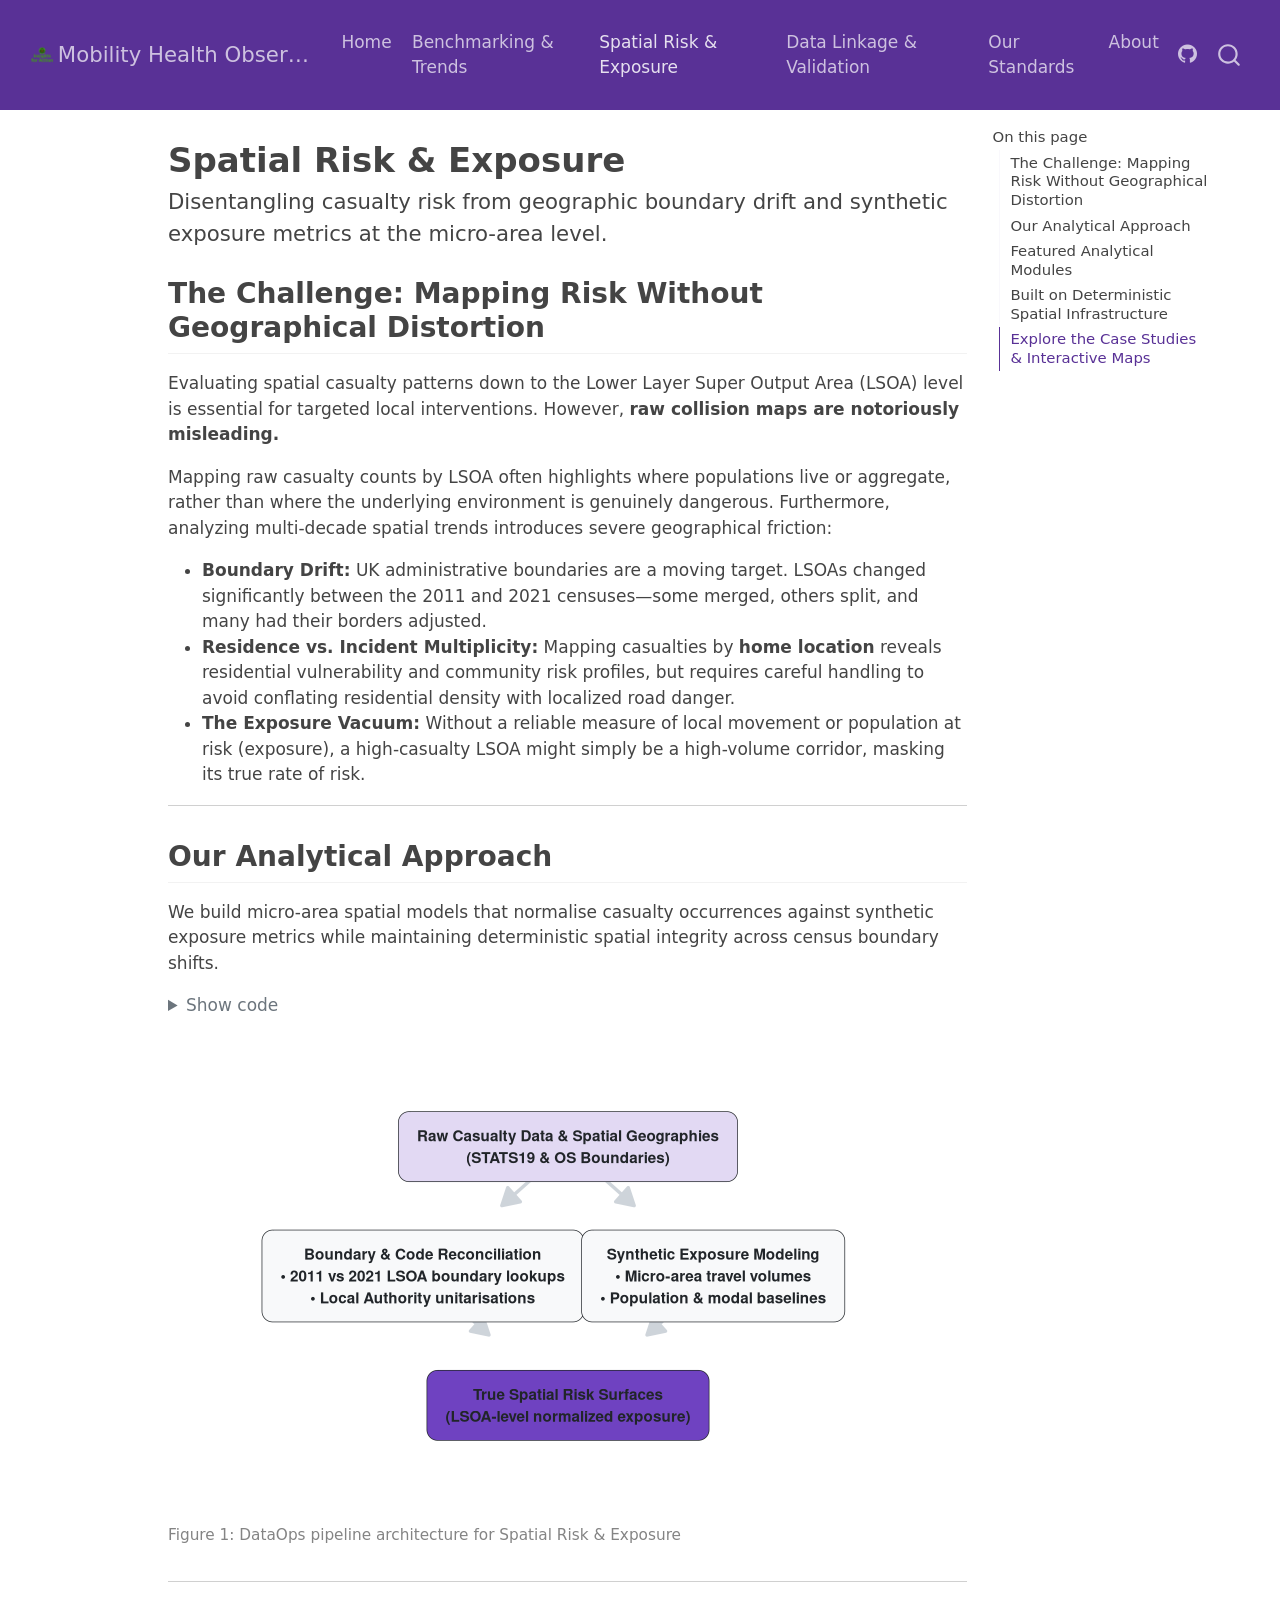
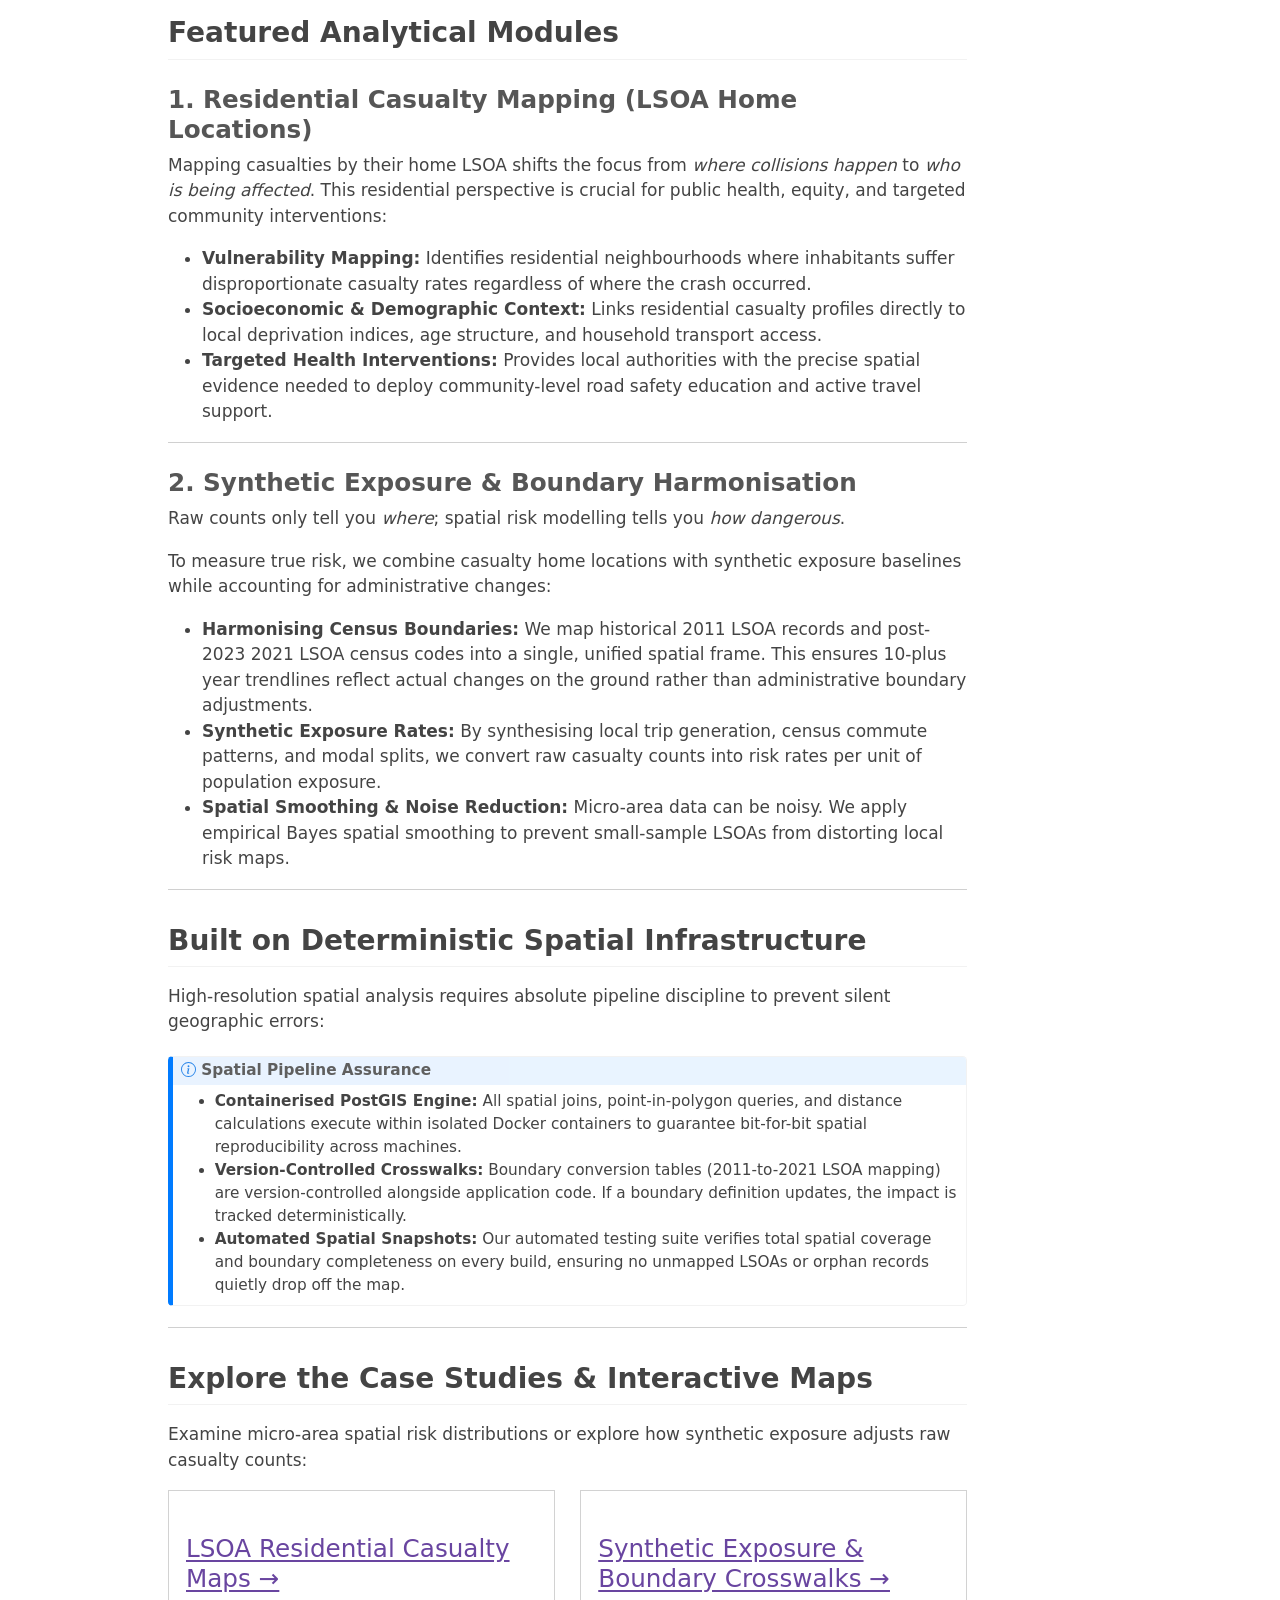
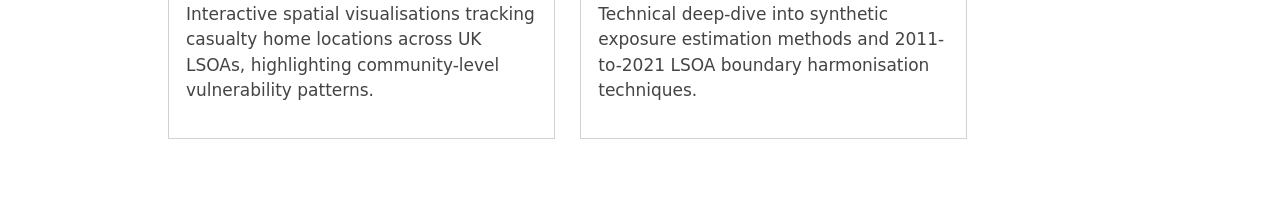
<file: pages/spatial-risk.html>
<!DOCTYPE html>
<html xmlns="http://www.w3.org/1999/xhtml" lang="en" xml:lang="en"><head>

<meta charset="utf-8">
<meta name="generator" content="quarto-1.10.18">

<meta name="viewport" content="width=device-width, initial-scale=1.0, user-scalable=yes">


<title>Spatial Risk &amp; Exposure – Mobility Health Observatory</title>
<style>
/* Default styles provided by pandoc.
** See https://pandoc.org/MANUAL.html#variables-for-html for config info.
*/
span.smallcaps{font-variant: small-caps;}
div.columns{display: flex; gap: 1.5em;}
div.column{flex: auto;}
@media screen {
div.columns{gap: min(4vw, 1.5em);}
div.column{overflow-x: auto;}
}
div.hanging-indent{margin-left: 1.5em; text-indent: -1.5em;}
ul.task-list{list-style: none;}
ul.task-list li input[type="checkbox"] {
  width: 0.8em;
  margin: 0 0.8em 0.2em -1em; /* quarto-specific, see https://github.com/quarto-dev/quarto-cli/issues/4556 */ 
  vertical-align: middle;
}
/* CSS for syntax highlighting */
html { -webkit-text-size-adjust: 100%; }
pre > code.sourceCode { white-space: pre; position: relative; }
pre > code.sourceCode > span { display: inline-block; line-height: 1.25; }
pre > code.sourceCode > span:empty { height: 1.2em; }
.sourceCode { overflow: visible; }
code.sourceCode > span { color: inherit; text-decoration: inherit; }
div.sourceCode { margin: 1em 0; }
pre.sourceCode { margin: 0; }
@media screen {
div.sourceCode { overflow: auto; }
}
@media print {
pre > code.sourceCode { white-space: pre-wrap; }
pre > code.sourceCode > span { text-indent: -5em; padding-left: 5em; }
}
pre.numberSource code
  { counter-reset: source-line 0; }
pre.numberSource code > span
  { position: relative; left: -4em; counter-increment: source-line; }
pre.numberSource code > span > a:first-child::before
  { content: counter(source-line);
    position: relative; left: -1em; text-align: right; vertical-align: baseline;
    border: none; display: inline-block;
    -webkit-touch-callout: none; -webkit-user-select: none;
    -khtml-user-select: none; -moz-user-select: none;
    -ms-user-select: none; user-select: none;
    padding: 0 4px; width: 4em;
  }
pre.numberSource { margin-left: 3em;  padding-left: 4px; }
div.sourceCode
  {   }
@media screen {
pre > code.sourceCode > span > a:first-child::before { text-decoration: underline; }
}
</style>


<script src="../site_libs/quarto-nav/quarto-nav.js"></script>
<script src="../site_libs/quarto-nav/headroom.min.js"></script>
<script src="../site_libs/clipboard/clipboard.min.js"></script>
<script src="../site_libs/quarto-search/autocomplete.umd.js"></script>
<script src="../site_libs/quarto-search/fuse.min.js"></script>
<script src="../site_libs/quarto-search/quarto-search.js"></script>
<meta name="quarto:offset" content="../">
<link href="../images/logo.png" rel="icon" type="image/png">
<script src="../site_libs/quarto-html/quarto.js" type="module"></script>
<script src="../site_libs/quarto-html/tabsets/tabsets.js" type="module"></script>
<script src="../site_libs/quarto-html/popper.min.js"></script>
<script src="../site_libs/quarto-html/tippy.umd.min.js"></script>
<script src="../site_libs/quarto-html/anchor.min.js"></script>
<link href="../site_libs/quarto-html/tippy.css" rel="stylesheet">
<link href="../site_libs/quarto-html/quarto-syntax-highlighting-64a204ab8560d761af7679ceaba22944.css" rel="stylesheet" id="quarto-text-highlighting-styles">
<script src="../site_libs/bootstrap/bootstrap.min.js"></script>
<link href="../site_libs/bootstrap/bootstrap-icons.css" rel="stylesheet">
<link href="../site_libs/bootstrap/bootstrap-662763f8251569270ca425a7bd661eb3.min.css" rel="stylesheet" append-hash="true" id="quarto-bootstrap" data-mode="light">
<script id="quarto-search-options" type="application/json">{
  "location": "navbar",
  "copy-button": false,
  "collapse-after": 3,
  "panel-placement": "end",
  "type": "overlay",
  "limit": 50,
  "keyboard-shortcut": [
    "f",
    "/",
    "s"
  ],
  "show-item-context": false,
  "language": {
    "search-no-results-text": "No results",
    "search-matching-documents-text": "matching documents",
    "search-copy-link-title": "Copy link to search",
    "search-hide-matches-text": "Hide additional matches",
    "search-more-match-text": "more match in this document",
    "search-more-matches-text": "more matches in this document",
    "search-clear-button-title": "Clear",
    "search-text-placeholder": "",
    "search-detached-cancel-button-title": "Cancel",
    "search-submit-button-title": "Submit",
    "search-label": "Search"
  }
}</script>


</head>

<body class="nav-fixed quarto-light">

<div id="quarto-search-results"></div>
  <header id="quarto-header" class="headroom fixed-top">
    <nav class="navbar navbar-expand-lg " data-bs-theme="dark">
      <div class="navbar-container container-fluid">
      <div class="navbar-brand-container mx-auto">
    <a href="../index.html" class="navbar-brand navbar-brand-logo">
    <img src="../images/logo.png" alt="" class="navbar-logo light-content">
    <img src="../images/logo.png" alt="" class="navbar-logo dark-content">
    </a>
    <a class="navbar-brand" href="../index.html">
    <span class="navbar-title">Mobility Health Observatory</span>
    </a>
  </div>
            <div id="quarto-search" class="" title="Search"></div>
          <button class="navbar-toggler" type="button" data-bs-toggle="collapse" data-bs-target="#navbarCollapse" aria-controls="navbarCollapse" role="menu" aria-expanded="false" aria-label="Toggle navigation" onclick="if (window.quartoToggleHeadroom) { window.quartoToggleHeadroom(); }">
  <span class="navbar-toggler-icon"></span>
</button>
          <div class="collapse navbar-collapse" id="navbarCollapse">
            <ul class="navbar-nav navbar-nav-scroll me-auto">
  <li class="nav-item">
    <a class="nav-link" href="../index.html"> 
<span class="menu-text">Home</span></a>
  </li>  
  <li class="nav-item">
    <a class="nav-link" href="../pages/benchmarking-trends.html"> 
<span class="menu-text">Benchmarking &amp; Trends</span></a>
  </li>  
  <li class="nav-item">
    <a class="nav-link active" href="../pages/spatial-risk.html" aria-current="page"> 
<span class="menu-text">Spatial Risk &amp; Exposure</span></a>
  </li>  
  <li class="nav-item">
    <a class="nav-link" href="../pages/data-validation.html"> 
<span class="menu-text">Data Linkage &amp; Validation</span></a>
  </li>  
  <li class="nav-item">
    <a class="nav-link" href="../approach.html"> 
<span class="menu-text">Our Standards</span></a>
  </li>  
  <li class="nav-item">
    <a class="nav-link" href="../about.html"> 
<span class="menu-text">About</span></a>
  </li>  
</ul>
            <ul class="navbar-nav navbar-nav-scroll ms-auto">
  <li class="nav-item compact">
    <a class="nav-link" href="https://github.com/phewson/mho-website"> <i class="bi bi-github" role="img">
</i> 
<span class="menu-text"></span></a>
  </li>  
</ul>
          </div> <!-- /navcollapse -->
            <div class="quarto-navbar-tools">
</div>
      </div> <!-- /container-fluid -->
    </nav>
</header>
<!-- content -->
<div id="quarto-content" class="quarto-container page-columns page-rows-contents page-layout-article page-navbar">
<!-- sidebar -->
<!-- margin-sidebar -->
    <div id="quarto-margin-sidebar" class="sidebar margin-sidebar">
        <nav id="TOC" role="doc-toc" class="toc-active">
    <h2 id="toc-title">On this page</h2>
   
  <ul class="collapse">
  <li><a href="#the-challenge-mapping-risk-without-geographical-distortion" id="toc-the-challenge-mapping-risk-without-geographical-distortion" class="nav-link active" data-scroll-target="#the-challenge-mapping-risk-without-geographical-distortion">The Challenge: Mapping Risk Without Geographical Distortion</a></li>
  <li><a href="#our-analytical-approach" id="toc-our-analytical-approach" class="nav-link" data-scroll-target="#our-analytical-approach">Our Analytical Approach</a></li>
  <li><a href="#featured-analytical-modules" id="toc-featured-analytical-modules" class="nav-link" data-scroll-target="#featured-analytical-modules">Featured Analytical Modules</a></li>
  <li><a href="#built-on-deterministic-spatial-infrastructure" id="toc-built-on-deterministic-spatial-infrastructure" class="nav-link" data-scroll-target="#built-on-deterministic-spatial-infrastructure">Built on Deterministic Spatial Infrastructure</a></li>
  <li><a href="#explore-the-case-studies-interactive-maps" id="toc-explore-the-case-studies-interactive-maps" class="nav-link" data-scroll-target="#explore-the-case-studies-interactive-maps">Explore the Case Studies &amp; Interactive Maps</a></li>
  </ul>
</nav>
    </div>
<!-- main -->
<main class="content" id="quarto-document-content">

<header id="title-block-header" class="quarto-title-block default">
<div class="quarto-title">
<h1 class="title">Spatial Risk &amp; Exposure</h1>
<p class="subtitle lead">Disentangling casualty risk from geographic boundary drift and synthetic exposure metrics at the micro-area level.</p>
</div>



<div class="quarto-title-meta">

    
  
    
  </div>
  


</header>


<section id="the-challenge-mapping-risk-without-geographical-distortion" class="level2">
<h2 class="anchored" data-anchor-id="the-challenge-mapping-risk-without-geographical-distortion">The Challenge: Mapping Risk Without Geographical Distortion</h2>
<p>Evaluating spatial casualty patterns down to the Lower Layer Super Output Area (LSOA) level is essential for targeted local interventions. However, <strong>raw collision maps are notoriously misleading.</strong></p>
<p>Mapping raw casualty counts by LSOA often highlights where populations live or aggregate, rather than where the underlying environment is genuinely dangerous. Furthermore, analyzing multi-decade spatial trends introduces severe geographical friction:</p>
<ul>
<li><strong>Boundary Drift:</strong> UK administrative boundaries are a moving target. LSOAs changed significantly between the 2011 and 2021 censuses—some merged, others split, and many had their borders adjusted.</li>
<li><strong>Residence vs.&nbsp;Incident Multiplicity:</strong> Mapping casualties by <strong>home location</strong> reveals residential vulnerability and community risk profiles, but requires careful handling to avoid conflating residential density with localized road danger.</li>
<li><strong>The Exposure Vacuum:</strong> Without a reliable measure of local movement or population at risk (exposure), a high-casualty LSOA might simply be a high-volume corridor, masking its true rate of risk.</li>
</ul>
<hr>
</section>
<section id="our-analytical-approach" class="level2">
<h2 class="anchored" data-anchor-id="our-analytical-approach">Our Analytical Approach</h2>
<p>We build micro-area spatial models that normalise casualty occurrences against synthetic exposure metrics while maintaining deterministic spatial integrity across census boundary shifts.</p>
<div class="cell">
<details class="code-fold">
<summary>Show code</summary>
<div class="code-copy-outer-scaffold"><div class="sourceCode cell-code" id="cb1"><pre class="sourceCode r code-with-copy"><code class="sourceCode r"><span id="cb1-1"><a href="#cb1-1" aria-hidden="true" tabindex="-1"></a><span class="fu">library</span>(tibble)</span>
<span id="cb1-2"><a href="#cb1-2" aria-hidden="true" tabindex="-1"></a><span class="fu">library</span>(tidygraph)</span>
<span id="cb1-3"><a href="#cb1-3" aria-hidden="true" tabindex="-1"></a><span class="fu">library</span>(ggraph)</span>
<span id="cb1-4"><a href="#cb1-4" aria-hidden="true" tabindex="-1"></a>nodes <span class="ot">&lt;-</span> <span class="fu">tibble</span>(<span class="at">id =</span> <span class="dv">1</span><span class="sc">:</span><span class="dv">4</span>, <span class="at">name =</span> <span class="fu">c</span>(</span>
<span id="cb1-5"><a href="#cb1-5" aria-hidden="true" tabindex="-1"></a>    <span class="st">"Raw Casualty Data &amp; Spatial Geographies</span><span class="sc">\n</span><span class="st">(STATS19 &amp; OS Boundaries)"</span>,</span>
<span id="cb1-6"><a href="#cb1-6" aria-hidden="true" tabindex="-1"></a>    <span class="st">"Boundary &amp; Code Reconciliation</span><span class="sc">\n</span><span class="st">• 2011 vs 2021 LSOA boundary lookups</span><span class="sc">\n</span><span class="st">• Local Authority unitarisations"</span>,</span>
<span id="cb1-7"><a href="#cb1-7" aria-hidden="true" tabindex="-1"></a>    <span class="st">"Synthetic Exposure Modeling</span><span class="sc">\n</span><span class="st">• Micro-area travel volumes</span><span class="sc">\n</span><span class="st">• Population &amp; modal baselines"</span>,</span>
<span id="cb1-8"><a href="#cb1-8" aria-hidden="true" tabindex="-1"></a>    <span class="st">"True Spatial Risk Surfaces</span><span class="sc">\n</span><span class="st">(LSOA-level normalized exposure)"</span>),</span>
<span id="cb1-9"><a href="#cb1-9" aria-hidden="true" tabindex="-1"></a>  <span class="at">node_type =</span> <span class="fu">c</span>(<span class="st">"source"</span>, <span class="st">"branch"</span>, <span class="st">"branch"</span>, <span class="st">"sink"</span>), <span class="at">x =</span> <span class="fu">c</span>(<span class="dv">0</span>, <span class="sc">-</span><span class="fl">3.2</span>, <span class="fl">3.2</span>, <span class="dv">0</span>), <span class="at">y =</span> <span class="fu">c</span>(<span class="dv">2</span>, <span class="dv">1</span>, <span class="dv">1</span>, <span class="dv">0</span>))</span>
<span id="cb1-10"><a href="#cb1-10" aria-hidden="true" tabindex="-1"></a>edges <span class="ot">&lt;-</span> <span class="fu">tibble</span>(<span class="at">from =</span> <span class="fu">c</span>(<span class="dv">1</span>, <span class="dv">1</span>, <span class="dv">2</span>, <span class="dv">3</span>), <span class="at">to   =</span> <span class="fu">c</span>(<span class="dv">2</span>, <span class="dv">3</span>, <span class="dv">4</span>, <span class="dv">4</span>))</span>
<span id="cb1-11"><a href="#cb1-11" aria-hidden="true" tabindex="-1"></a>graph <span class="ot">&lt;-</span> <span class="fu">tbl_graph</span>(<span class="at">nodes =</span> nodes, <span class="at">edges =</span> edges, <span class="at">directed =</span> <span class="cn">TRUE</span>)</span>
<span id="cb1-12"><a href="#cb1-12" aria-hidden="true" tabindex="-1"></a>p <span class="ot">&lt;-</span> <span class="fu">ggraph</span>(graph, <span class="at">layout =</span> <span class="st">"manual"</span>, <span class="at">x =</span> x, <span class="at">y =</span> y) <span class="sc">+</span></span>
<span id="cb1-13"><a href="#cb1-13" aria-hidden="true" tabindex="-1"></a>  <span class="fu">geom_edge_link</span>(<span class="at">arrow =</span> <span class="fu">arrow</span>(<span class="at">length =</span> <span class="fu">unit</span>(<span class="dv">5</span>, <span class="st">"mm"</span>), <span class="at">type =</span> <span class="st">"closed"</span>),</span>
<span id="cb1-14"><a href="#cb1-14" aria-hidden="true" tabindex="-1"></a>    <span class="at">end_cap =</span> <span class="fu">circle</span>(<span class="dv">28</span>, <span class="st">"mm"</span>), <span class="at">color =</span> <span class="st">"#ced4da"</span>, <span class="at">width =</span> <span class="fl">1.2</span>) <span class="sc">+</span></span>
<span id="cb1-15"><a href="#cb1-15" aria-hidden="true" tabindex="-1"></a>  <span class="fu">geom_node_label</span>(<span class="fu">aes</span>(<span class="at">label =</span> name, <span class="at">fill =</span> node_type), <span class="at">color =</span> <span class="st">"#212529"</span>,</span>
<span id="cb1-16"><a href="#cb1-16" aria-hidden="true" tabindex="-1"></a>    <span class="at">fontface =</span> <span class="st">"bold"</span>, <span class="at">label.padding =</span> <span class="fu">unit</span>(<span class="dv">14</span>, <span class="st">"pt"</span>), <span class="at">label.r =</span> <span class="fu">unit</span>(<span class="dv">8</span>, <span class="st">"pt"</span>), <span class="at">size =</span> <span class="dv">4</span>) <span class="sc">+</span></span>
<span id="cb1-17"><a href="#cb1-17" aria-hidden="true" tabindex="-1"></a>  <span class="fu">scale_fill_manual</span>(<span class="at">values =</span> <span class="fu">c</span>(<span class="st">"source"</span> <span class="ot">=</span> <span class="st">"#e2d9f3"</span>, <span class="st">"branch"</span> <span class="ot">=</span> <span class="st">"#f8f9fa"</span>, <span class="st">"sink"</span>   <span class="ot">=</span> <span class="st">"#6f42c1"</span>)) <span class="sc">+</span></span>
<span id="cb1-18"><a href="#cb1-18" aria-hidden="true" tabindex="-1"></a>  <span class="fu">scale_x_continuous</span>(<span class="at">limits =</span> <span class="fu">c</span>(<span class="sc">-</span><span class="fl">6.2</span>, <span class="fl">6.2</span>)) <span class="sc">+</span></span>
<span id="cb1-19"><a href="#cb1-19" aria-hidden="true" tabindex="-1"></a>  <span class="fu">scale_y_continuous</span>(<span class="at">limits =</span> <span class="fu">c</span>(<span class="sc">-</span><span class="fl">0.5</span>, <span class="fl">2.5</span>)) <span class="sc">+</span></span>
<span id="cb1-20"><a href="#cb1-20" aria-hidden="true" tabindex="-1"></a>  <span class="fu">theme_void</span>() <span class="sc">+</span></span>
<span id="cb1-21"><a href="#cb1-21" aria-hidden="true" tabindex="-1"></a>  <span class="fu">theme</span>(<span class="at">legend.position =</span> <span class="st">"none"</span>, <span class="at">plot.margin =</span> <span class="fu">margin</span>(<span class="dv">20</span>, <span class="dv">20</span>, <span class="dv">20</span>, <span class="dv">20</span>))</span>
<span id="cb1-22"><a href="#cb1-22" aria-hidden="true" tabindex="-1"></a></span>
<span id="cb1-23"><a href="#cb1-23" aria-hidden="true" tabindex="-1"></a>p</span></code></pre></div><button title="Copy to Clipboard" class="code-copy-button"><i class="bi"></i></button></div>
</details>
<div class="cell-output-display">
<div id="fig-spatial-risk-architecture" class="quarto-float quarto-figure quarto-figure-center anchored">
<figure class="quarto-float quarto-float-fig figure">
<div aria-describedby="fig-spatial-risk-architecture-caption-0ceaefa1-69ba-4598-a22c-09a6ac19f8ca">
<img src="spatial-risk_files/figure-html/fig-spatial-risk-architecture-1.png" class="img-fluid figure-img" width="672">
</div>
<figcaption class="quarto-float-caption-bottom quarto-float-caption quarto-float-fig" id="fig-spatial-risk-architecture-caption-0ceaefa1-69ba-4598-a22c-09a6ac19f8ca">
Figure&nbsp;1: DataOps pipeline architecture for Spatial Risk &amp; Exposure
</figcaption>
</figure>
</div>
</div>
</div>
<hr>
</section>
<section id="featured-analytical-modules" class="level2">
<h2 class="anchored" data-anchor-id="featured-analytical-modules">Featured Analytical Modules</h2>
<section id="residential-casualty-mapping-lsoa-home-locations" class="level3">
<h3 class="anchored" data-anchor-id="residential-casualty-mapping-lsoa-home-locations">1. Residential Casualty Mapping (LSOA Home Locations)</h3>
<p>Mapping casualties by their home LSOA shifts the focus from <em>where collisions happen</em> to <em>who is being affected</em>. This residential perspective is crucial for public health, equity, and targeted community interventions:</p>
<ul>
<li><strong>Vulnerability Mapping:</strong> Identifies residential neighbourhoods where inhabitants suffer disproportionate casualty rates regardless of where the crash occurred.</li>
<li><strong>Socioeconomic &amp; Demographic Context:</strong> Links residential casualty profiles directly to local deprivation indices, age structure, and household transport access.</li>
<li><strong>Targeted Health Interventions:</strong> Provides local authorities with the precise spatial evidence needed to deploy community-level road safety education and active travel support.</li>
</ul>
<hr>
</section>
<section id="synthetic-exposure-boundary-harmonisation" class="level3">
<h3 class="anchored" data-anchor-id="synthetic-exposure-boundary-harmonisation">2. Synthetic Exposure &amp; Boundary Harmonisation</h3>
<p>Raw counts only tell you <em>where</em>; spatial risk modelling tells you <em>how dangerous</em>.</p>
<p>To measure true risk, we combine casualty home locations with synthetic exposure baselines while accounting for administrative changes:</p>
<ul>
<li><strong>Harmonising Census Boundaries:</strong> We map historical 2011 LSOA records and post-2023 2021 LSOA census codes into a single, unified spatial frame. This ensures 10-plus year trendlines reflect actual changes on the ground rather than administrative boundary adjustments.</li>
<li><strong>Synthetic Exposure Rates:</strong> By synthesising local trip generation, census commute patterns, and modal splits, we convert raw casualty counts into risk rates per unit of population exposure.</li>
<li><strong>Spatial Smoothing &amp; Noise Reduction:</strong> Micro-area data can be noisy. We apply empirical Bayes spatial smoothing to prevent small-sample LSOAs from distorting local risk maps.</li>
</ul>
<hr>
</section>
</section>
<section id="built-on-deterministic-spatial-infrastructure" class="level2">
<h2 class="anchored" data-anchor-id="built-on-deterministic-spatial-infrastructure">Built on Deterministic Spatial Infrastructure</h2>
<p>High-resolution spatial analysis requires absolute pipeline discipline to prevent silent geographic errors:</p>
<div class="callout callout-style-default callout-note callout-titled">
<div class="callout-header d-flex align-content-center">
<div class="callout-icon-container">
<i class="callout-icon"></i>
</div>
<div class="callout-title-container flex-fill">
<span class="screen-reader-only">Note</span>Spatial Pipeline Assurance
</div>
</div>
<div class="callout-body-container callout-body">
<ul>
<li><strong>Containerised PostGIS Engine:</strong> All spatial joins, point-in-polygon queries, and distance calculations execute within isolated Docker containers to guarantee bit-for-bit spatial reproducibility across machines.</li>
<li><strong>Version-Controlled Crosswalks:</strong> Boundary conversion tables (2011-to-2021 LSOA mapping) are version-controlled alongside application code. If a boundary definition updates, the impact is tracked deterministically.</li>
<li><strong>Automated Spatial Snapshots:</strong> Our automated testing suite verifies total spatial coverage and boundary completeness on every build, ensuring no unmapped LSOAs or orphan records quietly drop off the map.</li>
</ul>
</div>
</div>
<hr>
</section>
<section id="explore-the-case-studies-interactive-maps" class="level2">
<h2 class="anchored" data-anchor-id="explore-the-case-studies-interactive-maps">Explore the Case Studies &amp; Interactive Maps</h2>
<p>Examine micro-area spatial risk distributions or explore how synthetic exposure adjusts raw casualty counts:</p>
<div class="grid">
<div class="g-col-12 g-col-md-6">
<div class="card h-100">
<section id="lsoa-residential-casualty-maps" class="level3 card-body">
<h3 class="anchored" data-anchor-id="lsoa-residential-casualty-maps"><a href="../pages/lsoa-residential-risk.html">LSOA Residential Casualty Maps →</a></h3>
<p>Interactive spatial visualisations tracking casualty home locations across UK LSOAs, highlighting community-level vulnerability patterns.</p>
</section>
</div>
</div>
<div class="g-col-12 g-col-md-6">
<div class="card h-100">
<section id="synthetic-exposure-boundary-crosswalks" class="level3 card-body">
<h3 class="anchored" data-anchor-id="synthetic-exposure-boundary-crosswalks"><a href="../pages/exposure-modelling.html">Synthetic Exposure &amp; Boundary Crosswalks →</a></h3>
<p>Technical deep-dive into synthetic exposure estimation methods and 2011-to-2021 LSOA boundary harmonisation techniques.</p>
</section>
</div>
</div>
</div>


</section>

</main> <!-- /main -->
<script id="quarto-html-after-body" type="application/javascript">
  window.document.addEventListener("DOMContentLoaded", function (event) {
    const icon = "";
    const anchorJS = new window.AnchorJS();
    anchorJS.options = {
      placement: 'right',
      icon: icon
    };
    anchorJS.add('.anchored');
    const isCodeAnnotation = (el) => {
      for (const clz of el.classList) {
        if (clz.startsWith('code-annotation-')) {                     
          return true;
        }
      }
      return false;
    }
    const onCopySuccess = function(e) {
      // button target
      const button = e.trigger;
      // don't keep focus
      button.blur();
      // flash "checked"
      button.classList.add('code-copy-button-checked');
      var currentTitle = button.getAttribute("title");
      button.setAttribute("title", "Copied!");
      let tooltip;
      if (window.bootstrap) {
        button.setAttribute("data-bs-toggle", "tooltip");
        button.setAttribute("data-bs-placement", "left");
        button.setAttribute("data-bs-title", "Copied!");
        tooltip = new bootstrap.Tooltip(button, 
          { trigger: "manual", 
            customClass: "code-copy-button-tooltip",
            offset: [0, -8]});
        tooltip.show();    
      }
      setTimeout(function() {
        if (tooltip) {
          tooltip.hide();
          button.removeAttribute("data-bs-title");
          button.removeAttribute("data-bs-toggle");
          button.removeAttribute("data-bs-placement");
        }
        button.setAttribute("title", currentTitle);
        button.classList.remove('code-copy-button-checked');
      }, 1000);
      // clear code selection
      e.clearSelection();
    }
    const getTextToCopy = function(trigger) {
      const outerScaffold = trigger.parentElement.cloneNode(true);
      const codeEl = outerScaffold.querySelector('code');
      for (const childEl of codeEl.children) {
        if (isCodeAnnotation(childEl)) {
          childEl.remove();
        }
      }
      return codeEl.innerText;
    }
    const clipboard = new window.ClipboardJS('.code-copy-button:not([data-in-quarto-modal])', {
      text: getTextToCopy
    });
    clipboard.on('success', onCopySuccess);
    if (window.document.getElementById('quarto-embedded-source-code-modal')) {
      const clipboardModal = new window.ClipboardJS('.code-copy-button[data-in-quarto-modal]', {
        text: getTextToCopy,
        container: window.document.getElementById('quarto-embedded-source-code-modal')
      });
      clipboardModal.on('success', onCopySuccess);
    }
      var localhostRegex = new RegExp(/^(?:http|https):\/\/localhost\:?[0-9]*\//);
      var mailtoRegex = new RegExp(/^mailto:/);
        var filterRegex = new RegExp("https:\/\/mobility\.insightsforaction\.uk");
      var isInternal = (href) => {
          return filterRegex.test(href) || localhostRegex.test(href) || mailtoRegex.test(href);
      }
      // Inspect non-navigation links and adorn them if external
     var links = window.document.querySelectorAll('a[href]:not(.nav-link):not(.navbar-brand):not(.toc-action):not(.sidebar-link):not(.sidebar-item-toggle):not(.pagination-link):not(.no-external):not([aria-hidden]):not(.dropdown-item):not(.quarto-navigation-tool):not(.about-link)');
      for (var i=0; i<links.length; i++) {
        const link = links[i];
        if (!isInternal(link.href)) {
          // undo the damage that might have been done by quarto-nav.js in the case of
          // links that we want to consider external
          if (link.dataset.originalHref !== undefined) {
            link.href = link.dataset.originalHref;
          }
        }
      }
    function tippyHover(el, contentFn, onTriggerFn, onUntriggerFn) {
      const config = {
        allowHTML: true,
        maxWidth: 500,
        delay: 100,
        arrow: false,
        appendTo: function(el) {
            return el.parentElement;
        },
        interactive: true,
        interactiveBorder: 10,
        theme: 'quarto',
        placement: 'bottom-start',
      };
      if (contentFn) {
        config.content = contentFn;
      }
      if (onTriggerFn) {
        config.onTrigger = onTriggerFn;
      }
      if (onUntriggerFn) {
        config.onUntrigger = onUntriggerFn;
      }
      window.tippy(el, config); 
    }
    const noterefs = window.document.querySelectorAll('a[role="doc-noteref"]');
    for (var i=0; i<noterefs.length; i++) {
      const ref = noterefs[i];
      tippyHover(ref, function() {
        // use id or data attribute instead here
        let href = ref.getAttribute('data-footnote-href') || ref.getAttribute('href');
        try { href = new URL(href).hash; } catch {}
        const id = href.replace(/^#\/?/, "");
        const note = window.document.getElementById(id);
        if (note) {
          return note.innerHTML;
        } else {
          return "";
        }
      });
    }
    const xrefs = window.document.querySelectorAll('a.quarto-xref');
    const processXRef = (id, note) => {
      // Strip column container classes
      const stripColumnClz = (el) => {
        el.classList.remove("page-full", "page-columns");
        if (el.children) {
          for (const child of el.children) {
            stripColumnClz(child);
          }
        }
      }
      stripColumnClz(note)
      if (id === null || id.startsWith('sec-')) {
        // Special case sections, only their first couple elements
        const container = document.createElement("div");
        if (note.children && note.children.length > 2) {
          container.appendChild(note.children[0].cloneNode(true));
          for (let i = 1; i < note.children.length; i++) {
            const child = note.children[i];
            if (child.tagName === "P" && child.innerText === "") {
              continue;
            } else {
              container.appendChild(child.cloneNode(true));
              break;
            }
          }
          if (window.Quarto?.typesetMath) {
            window.Quarto.typesetMath(container);
          }
          return container.innerHTML
        } else {
          if (window.Quarto?.typesetMath) {
            window.Quarto.typesetMath(note);
          }
          return note.innerHTML;
        }
      } else {
        // Remove any anchor links if they are present
        const anchorLink = note.querySelector('a.anchorjs-link');
        if (anchorLink) {
          anchorLink.remove();
        }
        if (window.Quarto?.typesetMath) {
          window.Quarto.typesetMath(note);
        }
        if (note.classList.contains("callout")) {
          return note.outerHTML;
        } else {
          return note.innerHTML;
        }
      }
    }
    for (var i=0; i<xrefs.length; i++) {
      const xref = xrefs[i];
      tippyHover(xref, undefined, function(instance) {
        instance.disable();
        let url = xref.getAttribute('href');
        let hash = undefined; 
        if (url.startsWith('#')) {
          hash = url;
        } else {
          try { hash = new URL(url).hash; } catch {}
        }
        if (hash) {
          const id = hash.replace(/^#\/?/, "");
          const note = window.document.getElementById(id);
          if (note !== null) {
            try {
              const html = processXRef(id, note.cloneNode(true));
              instance.setContent(html);
            } finally {
              instance.enable();
              instance.show();
            }
          } else {
            // See if we can fetch this
            fetch(url.split('#')[0])
            .then(res => res.text())
            .then(html => {
              const parser = new DOMParser();
              const htmlDoc = parser.parseFromString(html, "text/html");
              const note = htmlDoc.getElementById(id);
              if (note !== null) {
                const html = processXRef(id, note);
                instance.setContent(html);
              } 
            }).finally(() => {
              instance.enable();
              instance.show();
            });
          }
        } else {
          // See if we can fetch a full url (with no hash to target)
          // This is a special case and we should probably do some content thinning / targeting
          fetch(url)
          .then(res => res.text())
          .then(html => {
            const parser = new DOMParser();
            const htmlDoc = parser.parseFromString(html, "text/html");
            const note = htmlDoc.querySelector('main.content');
            if (note !== null) {
              // This should only happen for chapter cross references
              // (since there is no id in the URL)
              // remove the first header
              if (note.children.length > 0 && note.children[0].tagName === "HEADER") {
                note.children[0].remove();
              }
              const html = processXRef(null, note);
              instance.setContent(html);
            } 
          }).finally(() => {
            instance.enable();
            instance.show();
          });
        }
      }, function(instance) {
      });
    }
        let selectedAnnoteEl;
        const selectorForAnnotation = ( cell, annotation) => {
          let cellAttr = 'data-code-cell="' + cell + '"';
          let lineAttr = 'data-code-annotation="' +  annotation + '"';
          const selector = 'span[' + cellAttr + '][' + lineAttr + ']';
          return selector;
        }
        const selectCodeLines = (annoteEl) => {
          const doc = window.document;
          const targetCell = annoteEl.getAttribute("data-target-cell");
          const targetAnnotation = annoteEl.getAttribute("data-target-annotation");
          const annoteSpan = window.document.querySelector(selectorForAnnotation(targetCell, targetAnnotation));
          const lines = annoteSpan.getAttribute("data-code-lines").split(",");
          const lineIds = lines.map((line) => {
            return targetCell + "-" + line;
          })
          let top = null;
          let height = null;
          let parent = null;
          if (lineIds.length > 0) {
              //compute the position of the single el (top and bottom and make a div)
              const el = window.document.getElementById(lineIds[0]);
              top = el.offsetTop;
              height = el.offsetHeight;
              parent = el.parentElement.parentElement;
            if (lineIds.length > 1) {
              const lastEl = window.document.getElementById(lineIds[lineIds.length - 1]);
              const bottom = lastEl.offsetTop + lastEl.offsetHeight;
              height = bottom - top;
            }
            if (top !== null && height !== null && parent !== null) {
              // cook up a div (if necessary) and position it 
              let div = window.document.getElementById("code-annotation-line-highlight");
              if (div === null) {
                div = window.document.createElement("div");
                div.setAttribute("id", "code-annotation-line-highlight");
                div.style.position = 'absolute';
                parent.appendChild(div);
              }
              div.style.top = top - 2 + "px";
              div.style.height = height + 4 + "px";
              div.style.left = 0;
              let gutterDiv = window.document.getElementById("code-annotation-line-highlight-gutter");
              if (gutterDiv === null) {
                gutterDiv = window.document.createElement("div");
                gutterDiv.setAttribute("id", "code-annotation-line-highlight-gutter");
                gutterDiv.style.position = 'absolute';
                const codeCell = window.document.getElementById(targetCell);
                const gutter = codeCell.querySelector('.code-annotation-gutter');
                gutter.appendChild(gutterDiv);
              }
              gutterDiv.style.top = top - 2 + "px";
              gutterDiv.style.height = height + 4 + "px";
            }
            selectedAnnoteEl = annoteEl;
          }
        };
        const unselectCodeLines = () => {
          const elementsIds = ["code-annotation-line-highlight", "code-annotation-line-highlight-gutter"];
          elementsIds.forEach((elId) => {
            const div = window.document.getElementById(elId);
            if (div) {
              div.remove();
            }
          });
          selectedAnnoteEl = undefined;
        };
          // Handle positioning of the toggle
      window.addEventListener(
        "resize",
        throttle(() => {
          elRect = undefined;
          if (selectedAnnoteEl) {
            selectCodeLines(selectedAnnoteEl);
          }
        }, 10)
      );
      function throttle(fn, ms) {
      let throttle = false;
      let timer;
        return (...args) => {
          if(!throttle) { // first call gets through
              fn.apply(this, args);
              throttle = true;
          } else { // all the others get throttled
              if(timer) clearTimeout(timer); // cancel #2
              timer = setTimeout(() => {
                fn.apply(this, args);
                timer = throttle = false;
              }, ms);
          }
        };
      }
        // Attach click handler to the DT
        const annoteDls = window.document.querySelectorAll('dt[data-target-cell]');
        for (const annoteDlNode of annoteDls) {
          annoteDlNode.addEventListener('click', (event) => {
            const clickedEl = event.target;
            if (clickedEl !== selectedAnnoteEl) {
              unselectCodeLines();
              const activeEl = window.document.querySelector('dt[data-target-cell].code-annotation-active');
              if (activeEl) {
                activeEl.classList.remove('code-annotation-active');
              }
              selectCodeLines(clickedEl);
              clickedEl.classList.add('code-annotation-active');
            } else {
              // Unselect the line
              unselectCodeLines();
              clickedEl.classList.remove('code-annotation-active');
            }
          });
        }
    const findCites = (el) => {
      const parentEl = el.parentElement;
      if (parentEl) {
        const cites = parentEl.dataset.cites;
        if (cites) {
          return {
            el,
            cites: cites.split(' ')
          };
        } else {
          return findCites(el.parentElement)
        }
      } else {
        return undefined;
      }
    };
    var bibliorefs = window.document.querySelectorAll('a[role="doc-biblioref"]');
    for (var i=0; i<bibliorefs.length; i++) {
      const ref = bibliorefs[i];
      const citeInfo = findCites(ref);
      if (citeInfo) {
        tippyHover(citeInfo.el, function() {
          var popup = window.document.createElement('div');
          citeInfo.cites.forEach(function(cite) {
            var citeDiv = window.document.createElement('div');
            citeDiv.classList.add('hanging-indent');
            citeDiv.classList.add('csl-entry');
            var biblioDiv = window.document.getElementById('ref-' + cite);
            if (biblioDiv) {
              citeDiv.innerHTML = biblioDiv.innerHTML;
            }
            popup.appendChild(citeDiv);
          });
          return popup.innerHTML;
        });
      }
    }
  });
  </script>
</div> <!-- /content -->




</body></html>
</file>
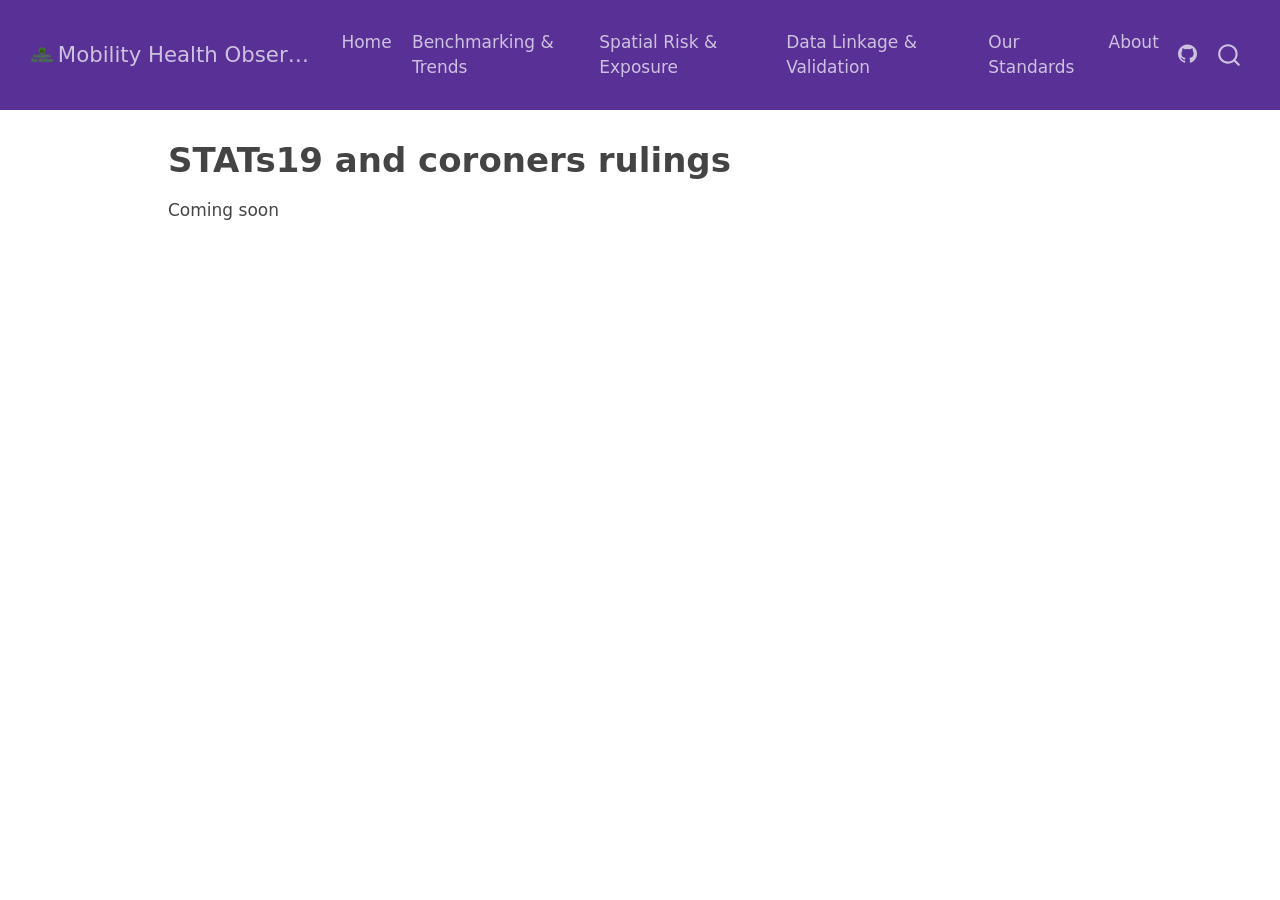
<file: pages/stats19-icd10-linkage.html>
<!DOCTYPE html>
<html xmlns="http://www.w3.org/1999/xhtml" lang="en" xml:lang="en"><head>

<meta charset="utf-8">
<meta name="generator" content="quarto-1.10.18">

<meta name="viewport" content="width=device-width, initial-scale=1.0, user-scalable=yes">


<title>STATs19 and coroners rulings – Mobility Health Observatory</title>
<style>
/* Default styles provided by pandoc.
** See https://pandoc.org/MANUAL.html#variables-for-html for config info.
*/
span.smallcaps{font-variant: small-caps;}
div.columns{display: flex; gap: 1.5em;}
div.column{flex: auto;}
@media screen {
div.columns{gap: min(4vw, 1.5em);}
div.column{overflow-x: auto;}
}
div.hanging-indent{margin-left: 1.5em; text-indent: -1.5em;}
ul.task-list{list-style: none;}
ul.task-list li input[type="checkbox"] {
  width: 0.8em;
  margin: 0 0.8em 0.2em -1em; /* quarto-specific, see https://github.com/quarto-dev/quarto-cli/issues/4556 */ 
  vertical-align: middle;
}
</style>


<script src="../site_libs/quarto-nav/quarto-nav.js"></script>
<script src="../site_libs/quarto-nav/headroom.min.js"></script>
<script src="../site_libs/clipboard/clipboard.min.js"></script>
<script src="../site_libs/quarto-search/autocomplete.umd.js"></script>
<script src="../site_libs/quarto-search/fuse.min.js"></script>
<script src="../site_libs/quarto-search/quarto-search.js"></script>
<meta name="quarto:offset" content="../">
<link href="../images/logo.png" rel="icon" type="image/png">
<script src="../site_libs/quarto-html/quarto.js" type="module"></script>
<script src="../site_libs/quarto-html/tabsets/tabsets.js" type="module"></script>
<script src="../site_libs/quarto-html/popper.min.js"></script>
<script src="../site_libs/quarto-html/tippy.umd.min.js"></script>
<script src="../site_libs/quarto-html/anchor.min.js"></script>
<link href="../site_libs/quarto-html/tippy.css" rel="stylesheet">
<link href="../site_libs/quarto-html/quarto-syntax-highlighting-64a204ab8560d761af7679ceaba22944.css" rel="stylesheet" id="quarto-text-highlighting-styles">
<script src="../site_libs/bootstrap/bootstrap.min.js"></script>
<link href="../site_libs/bootstrap/bootstrap-icons.css" rel="stylesheet">
<link href="../site_libs/bootstrap/bootstrap-662763f8251569270ca425a7bd661eb3.min.css" rel="stylesheet" append-hash="true" id="quarto-bootstrap" data-mode="light">
<script id="quarto-search-options" type="application/json">{
  "location": "navbar",
  "copy-button": false,
  "collapse-after": 3,
  "panel-placement": "end",
  "type": "overlay",
  "limit": 50,
  "keyboard-shortcut": [
    "f",
    "/",
    "s"
  ],
  "show-item-context": false,
  "language": {
    "search-no-results-text": "No results",
    "search-matching-documents-text": "matching documents",
    "search-copy-link-title": "Copy link to search",
    "search-hide-matches-text": "Hide additional matches",
    "search-more-match-text": "more match in this document",
    "search-more-matches-text": "more matches in this document",
    "search-clear-button-title": "Clear",
    "search-text-placeholder": "",
    "search-detached-cancel-button-title": "Cancel",
    "search-submit-button-title": "Submit",
    "search-label": "Search"
  }
}</script>


</head>

<body class="nav-fixed quarto-light">

<div id="quarto-search-results"></div>
  <header id="quarto-header" class="headroom fixed-top">
    <nav class="navbar navbar-expand-lg " data-bs-theme="dark">
      <div class="navbar-container container-fluid">
      <div class="navbar-brand-container mx-auto">
    <a href="../index.html" class="navbar-brand navbar-brand-logo">
    <img src="../images/logo.png" alt="" class="navbar-logo light-content">
    <img src="../images/logo.png" alt="" class="navbar-logo dark-content">
    </a>
    <a class="navbar-brand" href="../index.html">
    <span class="navbar-title">Mobility Health Observatory</span>
    </a>
  </div>
            <div id="quarto-search" class="" title="Search"></div>
          <button class="navbar-toggler" type="button" data-bs-toggle="collapse" data-bs-target="#navbarCollapse" aria-controls="navbarCollapse" role="menu" aria-expanded="false" aria-label="Toggle navigation" onclick="if (window.quartoToggleHeadroom) { window.quartoToggleHeadroom(); }">
  <span class="navbar-toggler-icon"></span>
</button>
          <div class="collapse navbar-collapse" id="navbarCollapse">
            <ul class="navbar-nav navbar-nav-scroll me-auto">
  <li class="nav-item">
    <a class="nav-link" href="../index.html"> 
<span class="menu-text">Home</span></a>
  </li>  
  <li class="nav-item">
    <a class="nav-link" href="../pages/benchmarking-trends.html"> 
<span class="menu-text">Benchmarking &amp; Trends</span></a>
  </li>  
  <li class="nav-item">
    <a class="nav-link" href="../pages/spatial-risk.html"> 
<span class="menu-text">Spatial Risk &amp; Exposure</span></a>
  </li>  
  <li class="nav-item">
    <a class="nav-link" href="../pages/data-validation.html"> 
<span class="menu-text">Data Linkage &amp; Validation</span></a>
  </li>  
  <li class="nav-item">
    <a class="nav-link" href="../approach.html"> 
<span class="menu-text">Our Standards</span></a>
  </li>  
  <li class="nav-item">
    <a class="nav-link" href="../about.html"> 
<span class="menu-text">About</span></a>
  </li>  
</ul>
            <ul class="navbar-nav navbar-nav-scroll ms-auto">
  <li class="nav-item compact">
    <a class="nav-link" href="https://github.com/phewson/mho-website"> <i class="bi bi-github" role="img">
</i> 
<span class="menu-text"></span></a>
  </li>  
</ul>
          </div> <!-- /navcollapse -->
            <div class="quarto-navbar-tools">
</div>
      </div> <!-- /container-fluid -->
    </nav>
</header>
<!-- content -->
<div id="quarto-content" class="quarto-container page-columns page-rows-contents page-layout-article page-navbar">
<!-- sidebar -->
<!-- margin-sidebar -->
    <div id="quarto-margin-sidebar" class="sidebar margin-sidebar zindex-bottom">
        
    </div>
<!-- main -->
<main class="content" id="quarto-document-content">

<header id="title-block-header" class="quarto-title-block default">
<div class="quarto-title">
<h1 class="title">STATs19 and coroners rulings</h1>
</div>



<div class="quarto-title-meta">

    
  
    
  </div>
  


</header>


<p>Coming soon</p>



</main> <!-- /main -->
<script id="quarto-html-after-body" type="application/javascript">
  window.document.addEventListener("DOMContentLoaded", function (event) {
    const icon = "";
    const anchorJS = new window.AnchorJS();
    anchorJS.options = {
      placement: 'right',
      icon: icon
    };
    anchorJS.add('.anchored');
    const isCodeAnnotation = (el) => {
      for (const clz of el.classList) {
        if (clz.startsWith('code-annotation-')) {                     
          return true;
        }
      }
      return false;
    }
    const onCopySuccess = function(e) {
      // button target
      const button = e.trigger;
      // don't keep focus
      button.blur();
      // flash "checked"
      button.classList.add('code-copy-button-checked');
      var currentTitle = button.getAttribute("title");
      button.setAttribute("title", "Copied!");
      let tooltip;
      if (window.bootstrap) {
        button.setAttribute("data-bs-toggle", "tooltip");
        button.setAttribute("data-bs-placement", "left");
        button.setAttribute("data-bs-title", "Copied!");
        tooltip = new bootstrap.Tooltip(button, 
          { trigger: "manual", 
            customClass: "code-copy-button-tooltip",
            offset: [0, -8]});
        tooltip.show();    
      }
      setTimeout(function() {
        if (tooltip) {
          tooltip.hide();
          button.removeAttribute("data-bs-title");
          button.removeAttribute("data-bs-toggle");
          button.removeAttribute("data-bs-placement");
        }
        button.setAttribute("title", currentTitle);
        button.classList.remove('code-copy-button-checked');
      }, 1000);
      // clear code selection
      e.clearSelection();
    }
    const getTextToCopy = function(trigger) {
      const outerScaffold = trigger.parentElement.cloneNode(true);
      const codeEl = outerScaffold.querySelector('code');
      for (const childEl of codeEl.children) {
        if (isCodeAnnotation(childEl)) {
          childEl.remove();
        }
      }
      return codeEl.innerText;
    }
    const clipboard = new window.ClipboardJS('.code-copy-button:not([data-in-quarto-modal])', {
      text: getTextToCopy
    });
    clipboard.on('success', onCopySuccess);
    if (window.document.getElementById('quarto-embedded-source-code-modal')) {
      const clipboardModal = new window.ClipboardJS('.code-copy-button[data-in-quarto-modal]', {
        text: getTextToCopy,
        container: window.document.getElementById('quarto-embedded-source-code-modal')
      });
      clipboardModal.on('success', onCopySuccess);
    }
      var localhostRegex = new RegExp(/^(?:http|https):\/\/localhost\:?[0-9]*\//);
      var mailtoRegex = new RegExp(/^mailto:/);
        var filterRegex = new RegExp("https:\/\/mobility\.insightsforaction\.uk");
      var isInternal = (href) => {
          return filterRegex.test(href) || localhostRegex.test(href) || mailtoRegex.test(href);
      }
      // Inspect non-navigation links and adorn them if external
     var links = window.document.querySelectorAll('a[href]:not(.nav-link):not(.navbar-brand):not(.toc-action):not(.sidebar-link):not(.sidebar-item-toggle):not(.pagination-link):not(.no-external):not([aria-hidden]):not(.dropdown-item):not(.quarto-navigation-tool):not(.about-link)');
      for (var i=0; i<links.length; i++) {
        const link = links[i];
        if (!isInternal(link.href)) {
          // undo the damage that might have been done by quarto-nav.js in the case of
          // links that we want to consider external
          if (link.dataset.originalHref !== undefined) {
            link.href = link.dataset.originalHref;
          }
        }
      }
    function tippyHover(el, contentFn, onTriggerFn, onUntriggerFn) {
      const config = {
        allowHTML: true,
        maxWidth: 500,
        delay: 100,
        arrow: false,
        appendTo: function(el) {
            return el.parentElement;
        },
        interactive: true,
        interactiveBorder: 10,
        theme: 'quarto',
        placement: 'bottom-start',
      };
      if (contentFn) {
        config.content = contentFn;
      }
      if (onTriggerFn) {
        config.onTrigger = onTriggerFn;
      }
      if (onUntriggerFn) {
        config.onUntrigger = onUntriggerFn;
      }
      window.tippy(el, config); 
    }
    const noterefs = window.document.querySelectorAll('a[role="doc-noteref"]');
    for (var i=0; i<noterefs.length; i++) {
      const ref = noterefs[i];
      tippyHover(ref, function() {
        // use id or data attribute instead here
        let href = ref.getAttribute('data-footnote-href') || ref.getAttribute('href');
        try { href = new URL(href).hash; } catch {}
        const id = href.replace(/^#\/?/, "");
        const note = window.document.getElementById(id);
        if (note) {
          return note.innerHTML;
        } else {
          return "";
        }
      });
    }
    const xrefs = window.document.querySelectorAll('a.quarto-xref');
    const processXRef = (id, note) => {
      // Strip column container classes
      const stripColumnClz = (el) => {
        el.classList.remove("page-full", "page-columns");
        if (el.children) {
          for (const child of el.children) {
            stripColumnClz(child);
          }
        }
      }
      stripColumnClz(note)
      if (id === null || id.startsWith('sec-')) {
        // Special case sections, only their first couple elements
        const container = document.createElement("div");
        if (note.children && note.children.length > 2) {
          container.appendChild(note.children[0].cloneNode(true));
          for (let i = 1; i < note.children.length; i++) {
            const child = note.children[i];
            if (child.tagName === "P" && child.innerText === "") {
              continue;
            } else {
              container.appendChild(child.cloneNode(true));
              break;
            }
          }
          if (window.Quarto?.typesetMath) {
            window.Quarto.typesetMath(container);
          }
          return container.innerHTML
        } else {
          if (window.Quarto?.typesetMath) {
            window.Quarto.typesetMath(note);
          }
          return note.innerHTML;
        }
      } else {
        // Remove any anchor links if they are present
        const anchorLink = note.querySelector('a.anchorjs-link');
        if (anchorLink) {
          anchorLink.remove();
        }
        if (window.Quarto?.typesetMath) {
          window.Quarto.typesetMath(note);
        }
        if (note.classList.contains("callout")) {
          return note.outerHTML;
        } else {
          return note.innerHTML;
        }
      }
    }
    for (var i=0; i<xrefs.length; i++) {
      const xref = xrefs[i];
      tippyHover(xref, undefined, function(instance) {
        instance.disable();
        let url = xref.getAttribute('href');
        let hash = undefined; 
        if (url.startsWith('#')) {
          hash = url;
        } else {
          try { hash = new URL(url).hash; } catch {}
        }
        if (hash) {
          const id = hash.replace(/^#\/?/, "");
          const note = window.document.getElementById(id);
          if (note !== null) {
            try {
              const html = processXRef(id, note.cloneNode(true));
              instance.setContent(html);
            } finally {
              instance.enable();
              instance.show();
            }
          } else {
            // See if we can fetch this
            fetch(url.split('#')[0])
            .then(res => res.text())
            .then(html => {
              const parser = new DOMParser();
              const htmlDoc = parser.parseFromString(html, "text/html");
              const note = htmlDoc.getElementById(id);
              if (note !== null) {
                const html = processXRef(id, note);
                instance.setContent(html);
              } 
            }).finally(() => {
              instance.enable();
              instance.show();
            });
          }
        } else {
          // See if we can fetch a full url (with no hash to target)
          // This is a special case and we should probably do some content thinning / targeting
          fetch(url)
          .then(res => res.text())
          .then(html => {
            const parser = new DOMParser();
            const htmlDoc = parser.parseFromString(html, "text/html");
            const note = htmlDoc.querySelector('main.content');
            if (note !== null) {
              // This should only happen for chapter cross references
              // (since there is no id in the URL)
              // remove the first header
              if (note.children.length > 0 && note.children[0].tagName === "HEADER") {
                note.children[0].remove();
              }
              const html = processXRef(null, note);
              instance.setContent(html);
            } 
          }).finally(() => {
            instance.enable();
            instance.show();
          });
        }
      }, function(instance) {
      });
    }
        let selectedAnnoteEl;
        const selectorForAnnotation = ( cell, annotation) => {
          let cellAttr = 'data-code-cell="' + cell + '"';
          let lineAttr = 'data-code-annotation="' +  annotation + '"';
          const selector = 'span[' + cellAttr + '][' + lineAttr + ']';
          return selector;
        }
        const selectCodeLines = (annoteEl) => {
          const doc = window.document;
          const targetCell = annoteEl.getAttribute("data-target-cell");
          const targetAnnotation = annoteEl.getAttribute("data-target-annotation");
          const annoteSpan = window.document.querySelector(selectorForAnnotation(targetCell, targetAnnotation));
          const lines = annoteSpan.getAttribute("data-code-lines").split(",");
          const lineIds = lines.map((line) => {
            return targetCell + "-" + line;
          })
          let top = null;
          let height = null;
          let parent = null;
          if (lineIds.length > 0) {
              //compute the position of the single el (top and bottom and make a div)
              const el = window.document.getElementById(lineIds[0]);
              top = el.offsetTop;
              height = el.offsetHeight;
              parent = el.parentElement.parentElement;
            if (lineIds.length > 1) {
              const lastEl = window.document.getElementById(lineIds[lineIds.length - 1]);
              const bottom = lastEl.offsetTop + lastEl.offsetHeight;
              height = bottom - top;
            }
            if (top !== null && height !== null && parent !== null) {
              // cook up a div (if necessary) and position it 
              let div = window.document.getElementById("code-annotation-line-highlight");
              if (div === null) {
                div = window.document.createElement("div");
                div.setAttribute("id", "code-annotation-line-highlight");
                div.style.position = 'absolute';
                parent.appendChild(div);
              }
              div.style.top = top - 2 + "px";
              div.style.height = height + 4 + "px";
              div.style.left = 0;
              let gutterDiv = window.document.getElementById("code-annotation-line-highlight-gutter");
              if (gutterDiv === null) {
                gutterDiv = window.document.createElement("div");
                gutterDiv.setAttribute("id", "code-annotation-line-highlight-gutter");
                gutterDiv.style.position = 'absolute';
                const codeCell = window.document.getElementById(targetCell);
                const gutter = codeCell.querySelector('.code-annotation-gutter');
                gutter.appendChild(gutterDiv);
              }
              gutterDiv.style.top = top - 2 + "px";
              gutterDiv.style.height = height + 4 + "px";
            }
            selectedAnnoteEl = annoteEl;
          }
        };
        const unselectCodeLines = () => {
          const elementsIds = ["code-annotation-line-highlight", "code-annotation-line-highlight-gutter"];
          elementsIds.forEach((elId) => {
            const div = window.document.getElementById(elId);
            if (div) {
              div.remove();
            }
          });
          selectedAnnoteEl = undefined;
        };
          // Handle positioning of the toggle
      window.addEventListener(
        "resize",
        throttle(() => {
          elRect = undefined;
          if (selectedAnnoteEl) {
            selectCodeLines(selectedAnnoteEl);
          }
        }, 10)
      );
      function throttle(fn, ms) {
      let throttle = false;
      let timer;
        return (...args) => {
          if(!throttle) { // first call gets through
              fn.apply(this, args);
              throttle = true;
          } else { // all the others get throttled
              if(timer) clearTimeout(timer); // cancel #2
              timer = setTimeout(() => {
                fn.apply(this, args);
                timer = throttle = false;
              }, ms);
          }
        };
      }
        // Attach click handler to the DT
        const annoteDls = window.document.querySelectorAll('dt[data-target-cell]');
        for (const annoteDlNode of annoteDls) {
          annoteDlNode.addEventListener('click', (event) => {
            const clickedEl = event.target;
            if (clickedEl !== selectedAnnoteEl) {
              unselectCodeLines();
              const activeEl = window.document.querySelector('dt[data-target-cell].code-annotation-active');
              if (activeEl) {
                activeEl.classList.remove('code-annotation-active');
              }
              selectCodeLines(clickedEl);
              clickedEl.classList.add('code-annotation-active');
            } else {
              // Unselect the line
              unselectCodeLines();
              clickedEl.classList.remove('code-annotation-active');
            }
          });
        }
    const findCites = (el) => {
      const parentEl = el.parentElement;
      if (parentEl) {
        const cites = parentEl.dataset.cites;
        if (cites) {
          return {
            el,
            cites: cites.split(' ')
          };
        } else {
          return findCites(el.parentElement)
        }
      } else {
        return undefined;
      }
    };
    var bibliorefs = window.document.querySelectorAll('a[role="doc-biblioref"]');
    for (var i=0; i<bibliorefs.length; i++) {
      const ref = bibliorefs[i];
      const citeInfo = findCites(ref);
      if (citeInfo) {
        tippyHover(citeInfo.el, function() {
          var popup = window.document.createElement('div');
          citeInfo.cites.forEach(function(cite) {
            var citeDiv = window.document.createElement('div');
            citeDiv.classList.add('hanging-indent');
            citeDiv.classList.add('csl-entry');
            var biblioDiv = window.document.getElementById('ref-' + cite);
            if (biblioDiv) {
              citeDiv.innerHTML = biblioDiv.innerHTML;
            }
            popup.appendChild(citeDiv);
          });
          return popup.innerHTML;
        });
      }
    }
  });
  </script>
</div> <!-- /content -->




</body></html>
</file>
<file: site_libs/quarto-html/tippy.css>
.tippy-box[data-animation=fade][data-state=hidden]{opacity:0}[data-tippy-root]{max-width:calc(100vw - 10px)}.tippy-box{position:relative;background-color:#333;color:#fff;border-radius:4px;font-size:14px;line-height:1.4;white-space:normal;outline:0;transition-property:transform,visibility,opacity}.tippy-box[data-placement^=top]>.tippy-arrow{bottom:0}.tippy-box[data-placement^=top]>.tippy-arrow:before{bottom:-7px;left:0;border-width:8px 8px 0;border-top-color:initial;transform-origin:center top}.tippy-box[data-placement^=bottom]>.tippy-arrow{top:0}.tippy-box[data-placement^=bottom]>.tippy-arrow:before{top:-7px;left:0;border-width:0 8px 8px;border-bottom-color:initial;transform-origin:center bottom}.tippy-box[data-placement^=left]>.tippy-arrow{right:0}.tippy-box[data-placement^=left]>.tippy-arrow:before{border-width:8px 0 8px 8px;border-left-color:initial;right:-7px;transform-origin:center left}.tippy-box[data-placement^=right]>.tippy-arrow{left:0}.tippy-box[data-placement^=right]>.tippy-arrow:before{left:-7px;border-width:8px 8px 8px 0;border-right-color:initial;transform-origin:center right}.tippy-box[data-inertia][data-state=visible]{transition-timing-function:cubic-bezier(.54,1.5,.38,1.11)}.tippy-arrow{width:16px;height:16px;color:#333}.tippy-arrow:before{content:"";position:absolute;border-color:transparent;border-style:solid}.tippy-content{position:relative;padding:5px 9px;z-index:1}
</file>
<file: site_libs/quarto-html/quarto-syntax-highlighting-64a204ab8560d761af7679ceaba22944.css>
/* quarto syntax highlight colors */
:root {
  --quarto-hl-ot-color: #003B4F;
  --quarto-hl-at-color: #657422;
  --quarto-hl-ss-color: #20794D;
  --quarto-hl-an-color: #5E5E5E;
  --quarto-hl-fu-color: #4758AB;
  --quarto-hl-st-color: #20794D;
  --quarto-hl-cf-color: #003B4F;
  --quarto-hl-op-color: #5E5E5E;
  --quarto-hl-er-color: #AD0000;
  --quarto-hl-bn-color: #AD0000;
  --quarto-hl-al-color: #AD0000;
  --quarto-hl-va-color: #111111;
  --quarto-hl-bu-color: inherit;
  --quarto-hl-ex-color: inherit;
  --quarto-hl-pp-color: #AD0000;
  --quarto-hl-in-color: #5E5E5E;
  --quarto-hl-vs-color: #20794D;
  --quarto-hl-wa-color: #5E5E5E;
  --quarto-hl-do-color: #5E5E5E;
  --quarto-hl-im-color: #00769E;
  --quarto-hl-ch-color: #20794D;
  --quarto-hl-dt-color: #AD0000;
  --quarto-hl-fl-color: #AD0000;
  --quarto-hl-co-color: #5E5E5E;
  --quarto-hl-cv-color: #5E5E5E;
  --quarto-hl-cn-color: #8f5902;
  --quarto-hl-sc-color: #5E5E5E;
  --quarto-hl-dv-color: #AD0000;
  --quarto-hl-kw-color: #003B4F;
}

/* other quarto variables */
:root {
  --quarto-font-monospace: SFMono-Regular, Menlo, Monaco, Consolas, "Liberation Mono", "Courier New", monospace;
}

/* syntax highlight based on Pandoc's rules */
pre > code.sourceCode > span {
  color: #003B4F;
}

code.sourceCode > span {
  color: #003B4F;
}

div.sourceCode,
div.sourceCode pre.sourceCode {
  color: #003B4F;
}

/* Normal */
code span {
  color: #003B4F;
}

/* Alert */
code span.al {
  color: #AD0000;
  font-style: inherit;
}

/* Annotation */
code span.an {
  color: #5E5E5E;
  font-style: inherit;
}

/* Attribute */
code span.at {
  color: #657422;
  font-style: inherit;
}

/* BaseN */
code span.bn {
  color: #AD0000;
  font-style: inherit;
}

/* BuiltIn */
code span.bu {
  font-style: inherit;
}

/* ControlFlow */
code span.cf {
  color: #003B4F;
  font-weight: bold;
  font-style: inherit;
}

/* Char */
code span.ch {
  color: #20794D;
  font-style: inherit;
}

/* Constant */
code span.cn {
  color: #8f5902;
  font-style: inherit;
}

/* Comment */
code span.co {
  color: #5E5E5E;
  font-style: inherit;
}

/* CommentVar */
code span.cv {
  color: #5E5E5E;
  font-style: italic;
}

/* Documentation */
code span.do {
  color: #5E5E5E;
  font-style: italic;
}

/* DataType */
code span.dt {
  color: #AD0000;
  font-style: inherit;
}

/* DecVal */
code span.dv {
  color: #AD0000;
  font-style: inherit;
}

/* Error */
code span.er {
  color: #AD0000;
  font-style: inherit;
}

/* Extension */
code span.ex {
  font-style: inherit;
}

/* Float */
code span.fl {
  color: #AD0000;
  font-style: inherit;
}

/* Function */
code span.fu {
  color: #4758AB;
  font-style: inherit;
}

/* Import */
code span.im {
  color: #00769E;
  font-style: inherit;
}

/* Information */
code span.in {
  color: #5E5E5E;
  font-style: inherit;
}

/* Keyword */
code span.kw {
  color: #003B4F;
  font-weight: bold;
  font-style: inherit;
}

/* Operator */
code span.op {
  color: #5E5E5E;
  font-style: inherit;
}

/* Other */
code span.ot {
  color: #003B4F;
  font-style: inherit;
}

/* Preprocessor */
code span.pp {
  color: #AD0000;
  font-style: inherit;
}

/* SpecialChar */
code span.sc {
  color: #5E5E5E;
  font-style: inherit;
}

/* SpecialString */
code span.ss {
  color: #20794D;
  font-style: inherit;
}

/* String */
code span.st {
  color: #20794D;
  font-style: inherit;
}

/* Variable */
code span.va {
  color: #111111;
  font-style: inherit;
}

/* VerbatimString */
code span.vs {
  color: #20794D;
  font-style: inherit;
}

/* Warning */
code span.wa {
  color: #5E5E5E;
  font-style: italic;
}

.prevent-inlining {
  content: "</";
}

/*# sourceMappingURL=9d8d5bb603a83b8298b89080a598c93b.css.map */
</file>
